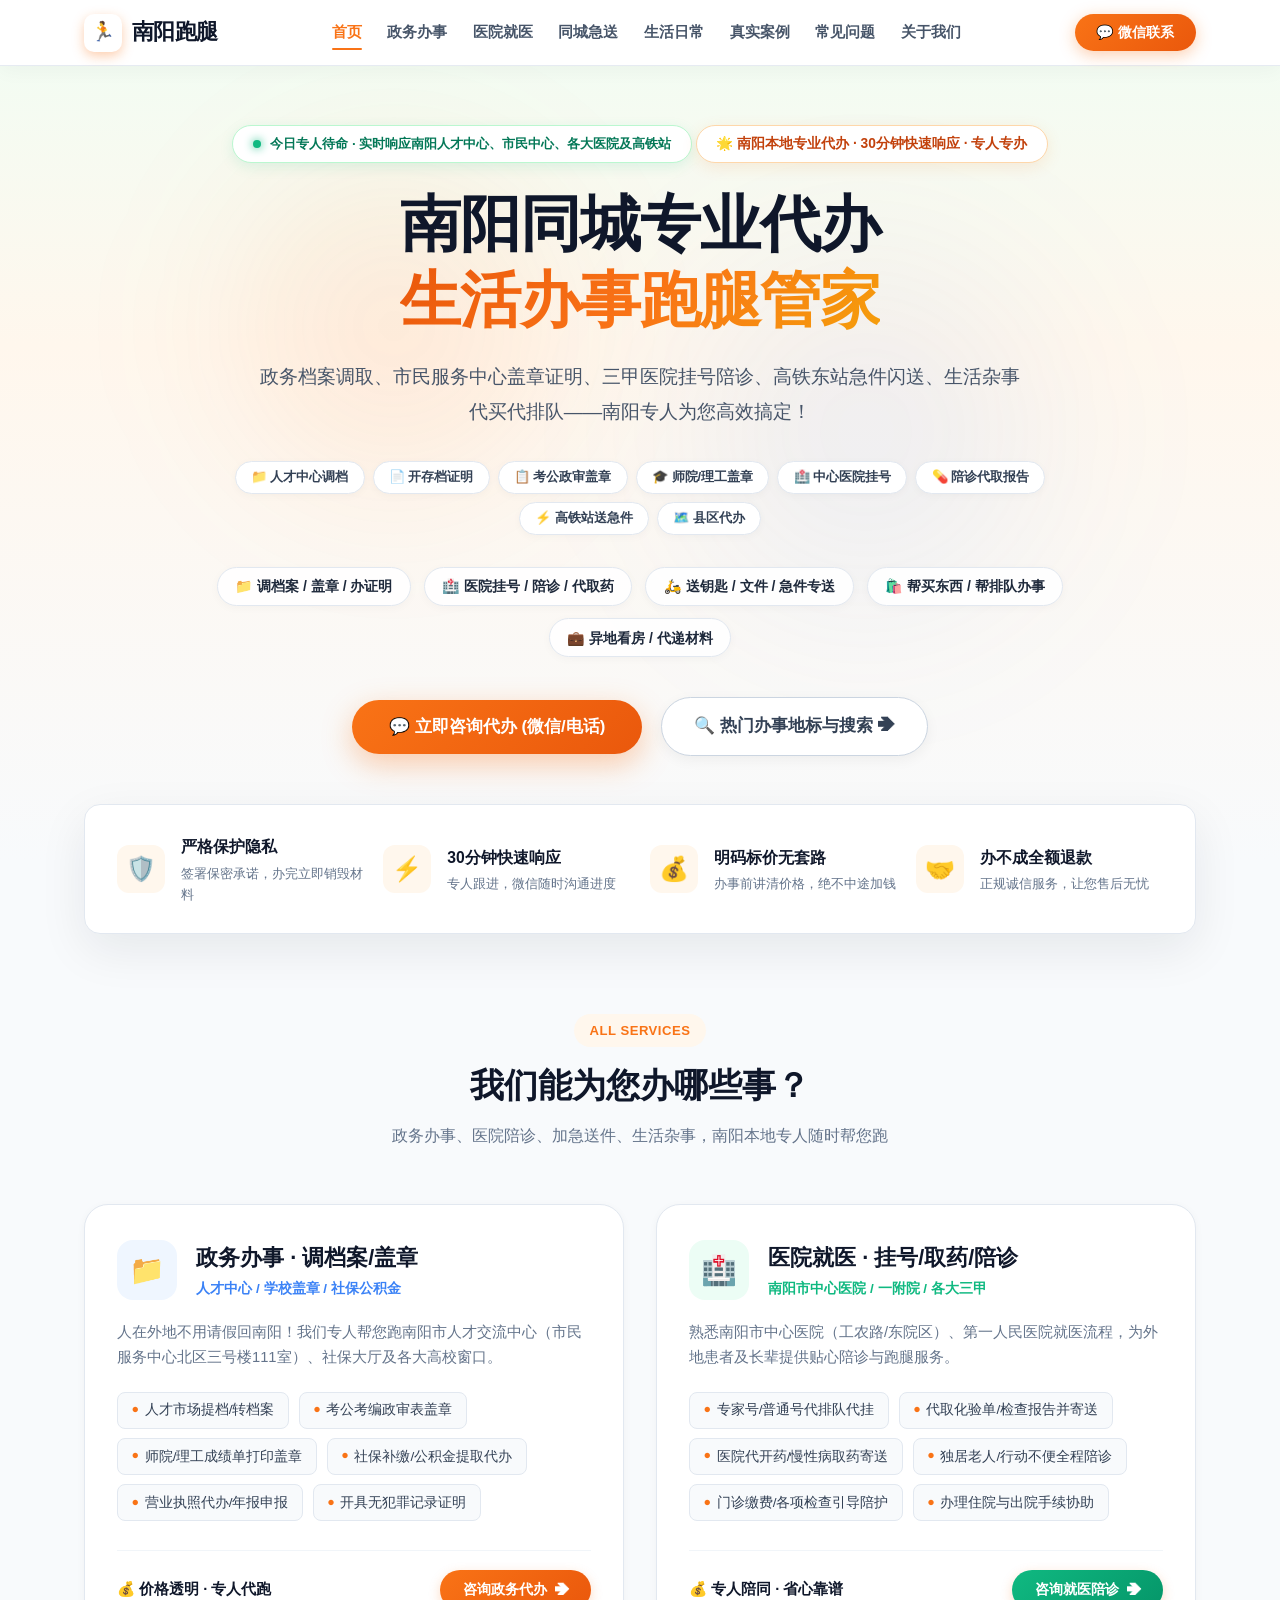
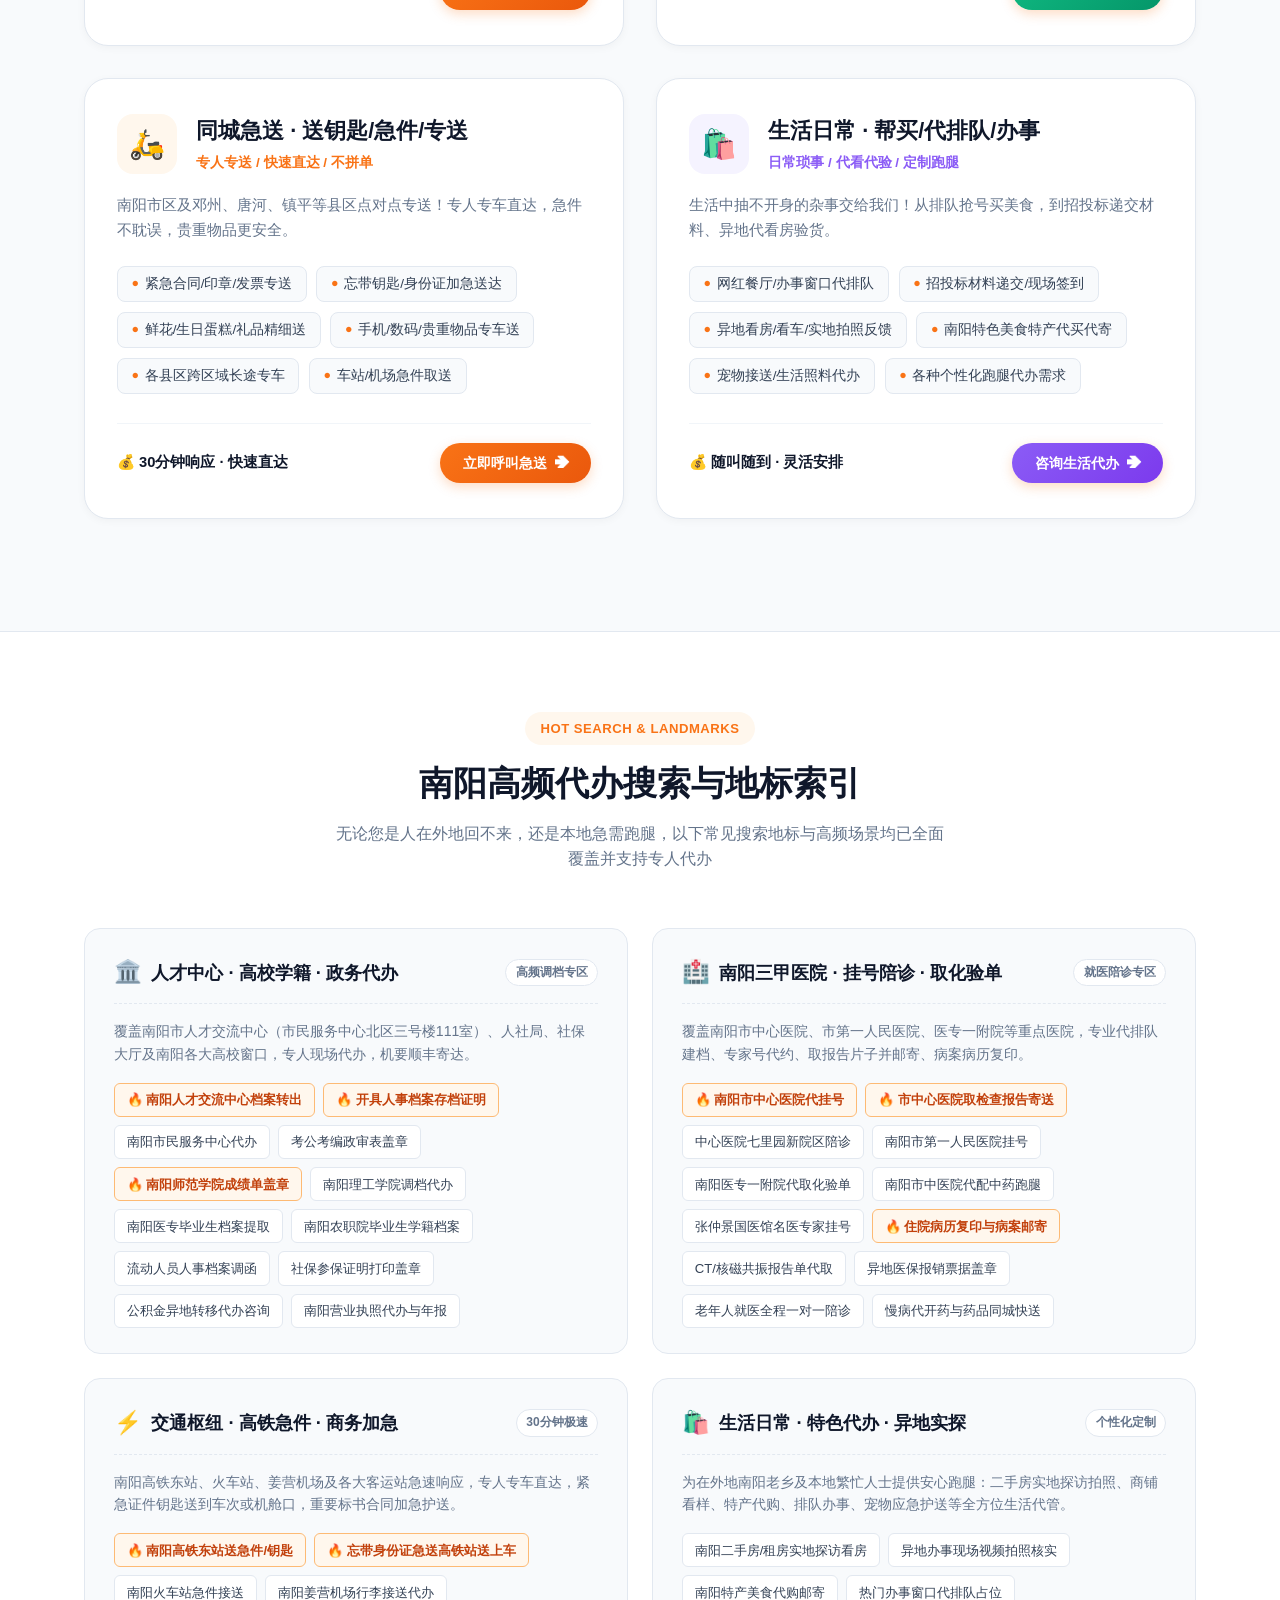
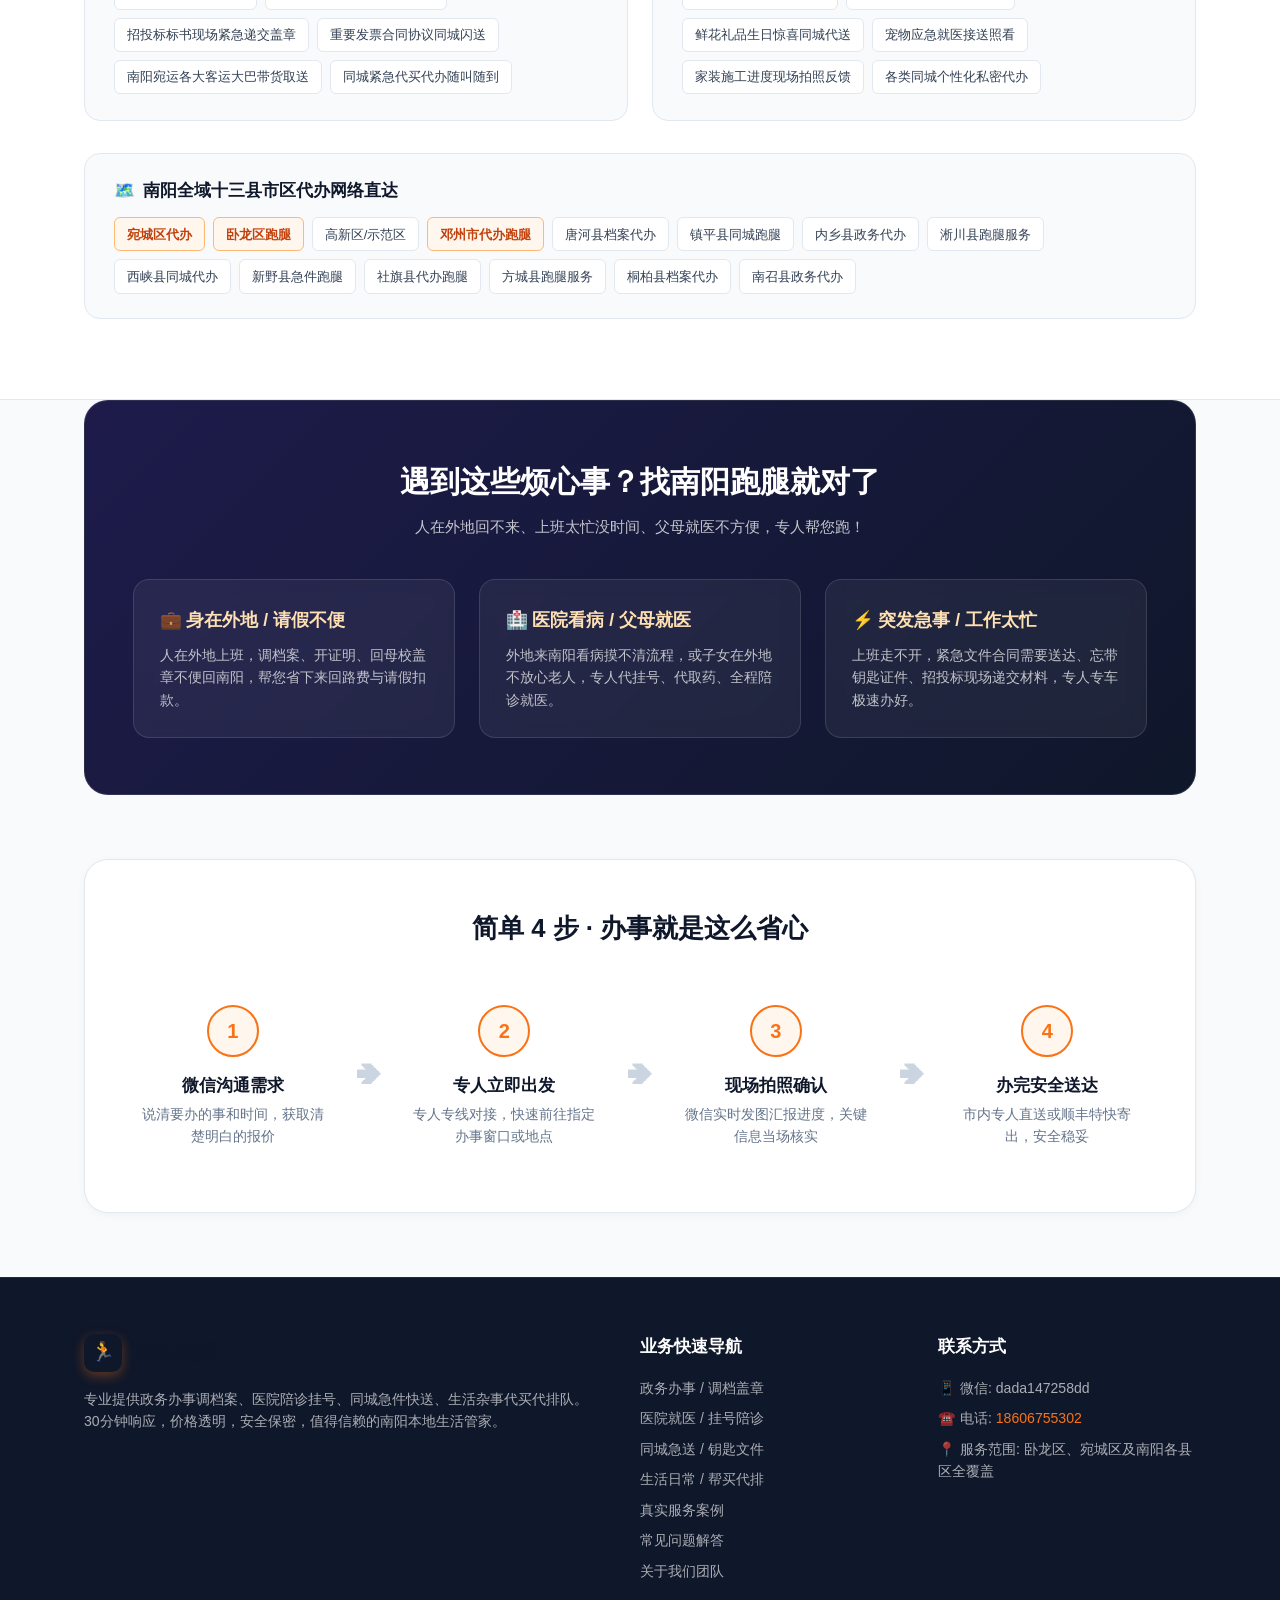
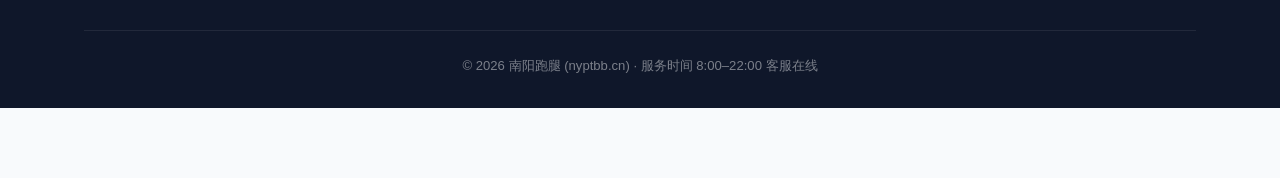
<file: index.html>
<!DOCTYPE html>
<html lang="zh-CN">
<head>
    <meta charset="UTF-8">
    <meta name="viewport" content="width=device-width, initial-scale=1.0">
    <meta name="applicable-device" content="pc,mobile">
    <meta http-equiv="Cache-Control" content="no-transform">

    <!-- ===== Primary Meta ===== -->
    <title>南阳跑腿 - 专业同城代办·政务调档·医院陪诊·加急快送 | 南阳本地生活管家</title>
    <meta name="description" content="南阳跑腿提供南阳本地专业同城代办跑腿服务：南阳市人才交流中心调档案、开具存档证明、公务员事业编政审表盖章、南阳高校（师院/理工/医专）成绩单打印盖章代办、南阳市中心医院与第一人民医院挂号陪诊代取报告药、高铁东站送急件、同城专送。30分钟响应，明码标价，专人代跑，安全靠谱。电话/微信：18606755302">
    <meta name="keywords" content="南阳跑腿,南阳代办,南阳人才交流中心代办,南阳人才市场调档案,南阳市民服务中心代办,南阳开存档证明,南阳政审表盖章代办,南阳师范学院成绩单盖章,南阳理工学院调档,南阳市中心医院代挂号,南阳市中心医院陪诊,南阳第一人民医院陪诊代取药,南阳医专一附院代取化验单,南阳高铁东站送急件,南阳同城急送,南阳同城代办,邓州跑腿,唐河代办,镇平跑腿,内乡代办,淅川跑腿,新野跑腿,社旗代办,方城跑腿,桐柏代办,西峡跑腿,南召跑腿">
    <meta name="robots" content="index, follow">
    <link rel="canonical" href="https://nyptbb.cn/">

    <!-- ===== Open Graph ===== -->
    <meta property="og:type" content="website">
    <meta property="og:title" content="南阳跑腿 - 专业同城代办·政务调档·医院陪诊·加急快送">
    <meta property="og:description" content="南阳人才中心调档案、医院挂号陪诊、高校成绩单盖章、同城加急快送。30分钟快速响应，安全靠谱。">
    <meta property="og:url" content="https://nyptbb.cn/">
    <meta property="og:image" content="https://nyptbb.cn/share.jpg">
    <meta property="og:locale" content="zh_CN">
    <meta property="og:site_name" content="南阳跑腿">

    <!-- ===== Twitter Card ===== -->
    <meta name="twitter:card" content="summary">
    <meta name="twitter:title" content="南阳跑腿 - 专业同城代办·跑腿服务">
    <meta name="twitter:description" content="档案调取、医疗挂号、生活代办、同城配送。专业、快速、诚信的一站式跑腿服务。">

    <!-- ===== Baidu (百度站长 & 百度统计) ===== -->
    <meta name="baidu-site-verification" content="codeva-Njb9T4paHS">
    <meta name="baidu-site-verification" content="code-dM54Fl8tbn">
    <script>
    var _hmt = _hmt || [];
    (function() {
      var hm = document.createElement("script");
      hm.src = "https://hm.baidu.com/hm.js?52db730f9e5dfe05d2a1e4ff3575753a";
      var s = document.getElementsByTagName("script")[0]; 
      s.parentNode.insertBefore(hm, s);
    })();
    </script>

    <!-- ===== Preconnect for Speed ===== -->
    <link rel="dns-prefetch" href="https://nyptbb.cn">
    <!-- ===== Favicon & App Icons ===== -->
    <link rel="icon" href="/favicon.ico" sizes="48x48">
    <link rel="icon" href="/favicon.svg" type="image/svg+xml">
    <link rel="icon" type="image/png" sizes="32x32" href="/favicon-32x32.png">
    <link rel="icon" type="image/png" sizes="16x16" href="/favicon-16x16.png">
    <link rel="apple-touch-icon" sizes="180x180" href="/apple-touch-icon.png">

    <!-- ===== Structured Data: LocalBusiness ===== -->
    <script type="application/ld+json">
    {
        "@context": "https://schema.org",
        "@type": "LocalBusiness",
        "name": "南阳跑腿",
        "alternateName": ["南阳同城代办", "南阳跑腿帮", "南阳生活管家"],
        "description": "南阳本地专业同城代办与跑腿生活服务，提供南阳人才交流中心调档案、市民服务中心政务代跑、各大医院陪诊代挂号、生活代办、同城急送等一站式服务。",
        "url": "https://nyptbb.cn/",
        "telephone": "18606755302",
        "priceRange": "¥20-¥200",
        "areaServed": [
            {"@type": "City", "name": "南阳市"},
            {"@type": "AdministrativeArea", "name": "宛城区"},
            {"@type": "AdministrativeArea", "name": "卧龙区"},
            {"@type": "AdministrativeArea", "name": "邓州市"},
            {"@type": "AdministrativeArea", "name": "唐河县"},
            {"@type": "AdministrativeArea", "name": "镇平县"},
            {"@type": "AdministrativeArea", "name": "内乡县"},
            {"@type": "AdministrativeArea", "name": "淅川县"},
            {"@type": "AdministrativeArea", "name": "西峡县"},
            {"@type": "AdministrativeArea", "name": "新野县"},
            {"@type": "AdministrativeArea", "name": "社旗县"},
            {"@type": "AdministrativeArea", "name": "方城县"},
            {"@type": "AdministrativeArea", "name": "桐柏县"},
            {"@type": "AdministrativeArea", "name": "南召县"}
        ],
        "address": {
            "@type": "PostalAddress",
            "addressLocality": "南阳市",
            "addressRegion": "河南省",
            "addressCountry": "中国"
        },
        "openingHoursSpecification": [
            {
                "@type": "OpeningHoursSpecification",
                "dayOfWeek": ["Monday","Tuesday","Wednesday","Thursday","Friday","Saturday","Sunday"],
                "opens": "08:00",
                "closes": "22:00"
            }
        ],
        "contactPoint": {
            "@type": "ContactPoint",
            "telephone": "18606755302",
            "contactType": "customer service",
            "availableLanguage": ["Chinese"]
        },
        "hasOfferCatalog": {
            "@type": "OfferCatalog",
            "name": "南阳跑腿同城代办服务目录",
            "itemListElement": [
                {
                    "@type": "Offer",
                    "itemOffered": {
                        "@type": "Service",
                        "name": "政务办事与人才中心调档案代办",
                        "description": "南阳市人才交流中心调档、存档证明、政审表盖章、南阳师院/理工高校成绩单盖章"
                    }
                },
                {
                    "@type": "Offer",
                    "itemOffered": {
                        "@type": "Service",
                        "name": "医院就医陪诊与挂号代取药",
                        "description": "南阳市中心医院、第一人民医院陪诊代挂号、代取化验报告、病案病历复印邮寄"
                    }
                },
                {
                    "@type": "Offer",
                    "itemOffered": {
                        "@type": "Service",
                        "name": "同城加急快送与交通枢纽急送",
                        "description": "南阳高铁东站、火车站送钥匙、紧急身份证、招投标文件标书同城急送"
                    }
                },
                {
                    "@type": "Offer",
                    "itemOffered": {
                        "@type": "Service",
                        "name": "特色生活日常代办与排队代买",
                        "description": "南阳本地生活跑腿、代排队办事、大巴客运带货代取、房产实地探访拍照"
                    }
                }
            ]
        }
    }
    </script>

    <style>
        /* ================= 全局基础变量与样式 ================= */
        :root {
            --primary: #f97316;
            --primary-hover: #ea580c;
            --primary-light: #fff7ed;
            --accent: #f59e0b;
            --dark: #0f172a;
            --dark-surface: #1e1b4b;
            --gray-text: #64748b;
            --light-bg: #f8fafc;
            --card-bg: #ffffff;
            --border: #e2e8f0;
            --border-light: #f1f5f9;
            --radius-sm: 8px;
            --radius-md: 16px;
            --radius-lg: 24px;
            --shadow-sm: 0 2px 8px rgba(0,0,0,0.04);
            --shadow-md: 0 10px 30px rgba(0,0,0,0.06);
            --shadow-hover: 0 20px 40px rgba(249,115,22,0.14);
            --transition: all 0.3s cubic-bezier(0.16, 1, 0.3, 1);
        }

        * { margin: 0; padding: 0; box-sizing: border-box; -webkit-tap-highlight-color: transparent; }
        html { scroll-behavior: smooth; font-size: 16px; }
        body {
            font-family: -apple-system, BlinkMacSystemFont, 'Segoe UI', 'PingFang SC', 'Hiragino Sans GB', 'Microsoft YaHei', sans-serif;
            background-color: var(--light-bg);
            color: var(--dark);
            line-height: 1.6;
            overflow-x: hidden;
            padding-bottom: 70px;
        }

        a { text-decoration: none; color: inherit; }
        button { font-family: inherit; }
        .container { max-width: 1160px; margin: 0 auto; padding: 0 1.5rem; }

        /* ================= 顶部导航栏 (清爽明亮风) ================= */
        header {
            position: fixed;
            top: 0; left: 0; right: 0;
            z-index: 1000;
            background: rgba(255, 255, 255, 0.94);
            backdrop-filter: blur(20px);
            -webkit-backdrop-filter: blur(20px);
            border-bottom: 1px solid rgba(226, 232, 240, 0.85);
            box-shadow: 0 4px 20px rgba(15, 23, 42, 0.04);
            transition: var(--transition);
        }

        .header-inner {
            max-width: 1160px;
            margin: 0 auto;
            padding: 0.85rem 1.5rem;
            display: flex;
            align-items: center;
            justify-content: space-between;
        }

        .logo {
            display: flex;
            align-items: center;
            gap: 0.6rem;
            font-size: 1.35rem;
            font-weight: 800;
            color: var(--dark);
            letter-spacing: -0.5px;
        }

        .logo-icon {
            display: inline-flex;
            align-items: center;
            justify-content: center;
            width: 38px;
            height: 38px;
            background: linear-gradient(135deg, var(--primary), var(--accent));
            border-radius: 10px;
            font-size: 1.2rem;
            box-shadow: 0 4px 12px rgba(249, 115, 22, 0.35);
        }

        .logo span {
            color: #0f172a;
            background: none;
            -webkit-text-fill-color: initial;
        }

        .nav-links {
            display: flex;
            align-items: center;
            gap: 1.6rem;
        }

        .nav-links a {
            color: #475569;
            font-size: 0.92rem;
            font-weight: 600;
            transition: var(--transition);
            position: relative;
        }

        .nav-links a:hover, .nav-links a.active {
            color: var(--primary);
        }

        .nav-links a.active::after {
            content: '';
            position: absolute;
            bottom: -6px;
            left: 0;
            width: 100%;
            height: 2.5px;
            background: var(--primary);
            border-radius: 2px;
        }

        .btn-nav-contact {
            background: linear-gradient(135deg, var(--primary), var(--primary-hover));
            color: #fff;
            border: none;
            padding: 0.55rem 1.35rem;
            border-radius: 2rem;
            font-weight: 700;
            font-size: 0.88rem;
            cursor: pointer;
            box-shadow: 0 4px 16px rgba(249, 115, 22, 0.35);
            transition: var(--transition);
        }

        .btn-nav-contact:hover {
            transform: translateY(-2px);
            box-shadow: 0 6px 20px rgba(249, 115, 22, 0.45);
        }

        /* ================= HERO 首屏视觉 (清爽明亮阳光风) ================= */
        .hero {
            position: relative;
            min-height: 85vh;
            display: flex;
            align-items: center;
            justify-content: center;
            padding: 7.8rem 1.5rem 6.5rem;
            background: linear-gradient(180deg, #f0fdf4 0%, #fff7ed 40%, #f8fafc 100%);
            color: var(--dark);
            overflow: hidden;
            text-align: center;
        }

        .hero-glow-1 {
            position: absolute;
            top: 10%;
            left: 12%;
            width: 480px;
            height: 480px;
            background: radial-gradient(circle, rgba(249,115,22,0.12) 0%, transparent 70%);
            border-radius: 50%;
            filter: blur(60px);
            pointer-events: none;
            animation: pulseGlow 8s ease-in-out infinite alternate;
        }

        .hero-glow-2 {
            position: absolute;
            top: 20%;
            right: 12%;
            width: 520px;
            height: 520px;
            background: radial-gradient(circle, rgba(59,130,246,0.1) 0%, transparent 70%);
            border-radius: 50%;
            filter: blur(70px);
            pointer-events: none;
            animation: pulseGlow 10s ease-in-out infinite alternate-reverse;
        }

        @keyframes pulseGlow {
            0% { transform: scale(0.9) translate(0, 0); opacity: 0.6; }
            100% { transform: scale(1.15) translate(20px, -20px); opacity: 1; }
        }

        .hero-content {
            position: relative;
            z-index: 2;
            max-width: 920px;
            margin: 0 auto;
        }

        .hero-badge {
            display: inline-flex;
            align-items: center;
            gap: 0.5rem;
            padding: 0.45rem 1.2rem;
            background: #ffffff;
            border: 1px solid #fed7aa;
            border-radius: 2rem;
            font-size: 0.86rem;
            font-weight: 700;
            color: #c2410c;
            box-shadow: 0 4px 16px rgba(249, 115, 22, 0.12);
            margin-bottom: 1.5rem;
        }

        .hero h1 {
            font-size: clamp(2.3rem, 5.5vw, 3.8rem);
            font-weight: 900;
            line-height: 1.25;
            margin-bottom: 1.3rem;
            letter-spacing: -1px;
            color: #0f172a;
        }

        .highlight-text {
            background: linear-gradient(135deg, #ea580c 0%, #f97316 50%, #f59e0b 100%);
            -webkit-background-clip: text;
            -webkit-text-fill-color: transparent;
        }

        .hero p {
            font-size: clamp(1rem, 2vw, 1.2rem);
            color: #475569;
            max-width: 760px;
            margin: 0 auto 2rem;
            line-height: 1.8;
            font-weight: 500;
        }

        .hero-pillars {
            display: flex;
            align-items: center;
            justify-content: center;
            gap: 0.8rem;
            flex-wrap: wrap;
            margin-bottom: 2.5rem;
        }

        .pillar-tag {
            background: rgba(255, 255, 255, 0.9);
            border: 1px solid #e2e8f0;
            padding: 0.45rem 1.1rem;
            border-radius: 2rem;
            font-size: 0.88rem;
            color: #1e293b;
            font-weight: 600;
            box-shadow: 0 2px 10px rgba(0, 0, 0, 0.03);
            display: flex;
            align-items: center;
            gap: 0.4rem;
            transition: var(--transition);
        }

        .pillar-tag:hover {
            background: #fff7ed;
            border-color: var(--primary);
            color: var(--primary-hover);
            transform: translateY(-2px);
            box-shadow: 0 6px 18px rgba(249, 115, 22, 0.12);
        }

        .hero-actions {
            display: flex;
            align-items: center;
            justify-content: center;
            gap: 1.2rem;
            flex-wrap: wrap;
        }

        .btn-hero-primary {
            display: inline-flex;
            align-items: center;
            gap: 0.6rem;
            background: linear-gradient(135deg, var(--primary), var(--primary-hover));
            color: #fff;
            padding: 0.95rem 2.3rem;
            border-radius: 2rem;
            font-size: 1.05rem;
            font-weight: 700;
            box-shadow: 0 10px 30px rgba(249, 115, 22, 0.35);
            transition: var(--transition);
            border: none;
            cursor: pointer;
        }

        .btn-hero-primary:hover {
            transform: translateY(-3px) scale(1.02);
            box-shadow: 0 14px 40px rgba(249, 115, 22, 0.5);
        }

        .btn-hero-secondary {
            display: inline-flex;
            align-items: center;
            gap: 0.6rem;
            background: #ffffff;
            color: #334155;
            border: 1.5px solid #cbd5e1;
            padding: 0.95rem 2rem;
            border-radius: 2rem;
            font-size: 1.05rem;
            font-weight: 700;
            box-shadow: 0 4px 14px rgba(0, 0, 0, 0.05);
            transition: var(--transition);
            cursor: pointer;
            text-decoration: none;
        }

        .btn-hero-secondary:hover {
            background: #fff7ed;
            border-color: var(--primary);
            color: var(--primary-hover);
            transform: translateY(-3px);
            box-shadow: 0 8px 22px rgba(249, 115, 22, 0.15);
        }

        /* ================= 信任背书栏 (Trust Bar) ================= */
        .trust-section {
            margin-top: -3.5rem;
            position: relative;
            z-index: 10;
        }

        .trust-grid {
            display: grid;
            grid-template-columns: repeat(4, 1fr);
            gap: 1.2rem;
            background: #fff;
            padding: 1.8rem 2rem;
            border-radius: var(--radius-md);
            box-shadow: 0 16px 48px rgba(15, 23, 42, 0.08);
            border: 1px solid var(--border);
        }

        .trust-item {
            display: flex;
            align-items: center;
            gap: 1rem;
        }

        .trust-icon {
            width: 48px;
            height: 48px;
            border-radius: 12px;
            background: var(--primary-light);
            display: flex;
            align-items: center;
            justify-content: center;
            font-size: 1.5rem;
            flex-shrink: 0;
        }

        .trust-info h4 {
            font-size: 0.98rem;
            font-weight: 700;
            color: var(--dark);
            margin-bottom: 0.2rem;
        }

        .trust-info p {
            font-size: 0.82rem;
            color: var(--gray-text);
        }

        /* ================= 我们能为您办哪些事 (通俗接地气) ================= */
        .section-heading {
            text-align: center;
            margin-bottom: 3.5rem;
        }

        .section-badge {
            display: inline-block;
            font-size: 0.82rem;
            font-weight: 700;
            color: var(--primary);
            background: var(--primary-light);
            padding: 0.35rem 1rem;
            border-radius: 2rem;
            margin-bottom: 0.8rem;
            text-transform: uppercase;
            letter-spacing: 0.5px;
        }

        .section-heading h2 {
            font-size: 2.1rem;
            font-weight: 800;
            color: var(--dark);
            margin-bottom: 0.6rem;
        }

        .section-heading p {
            color: var(--gray-text);
            font-size: 1rem;
            max-width: 620px;
            margin: 0 auto;
        }

        .services-grid {
            display: grid;
            grid-template-columns: repeat(2, 1fr);
            gap: 2rem;
            margin-bottom: 4rem;
        }

        .service-box {
            background: #fff;
            border-radius: var(--radius-lg);
            padding: 2.2rem 2rem;
            border: 1px solid var(--border);
            box-shadow: var(--shadow-sm);
            transition: var(--transition);
            display: flex;
            flex-direction: column;
            justify-content: space-between;
            position: relative;
            overflow: hidden;
        }

        .service-box::before {
            content: '';
            position: absolute;
            top: 0; left: 0; right: 0;
            height: 4px;
            background: var(--card-accent, var(--primary));
            opacity: 0;
            transition: var(--transition);
        }

        .service-box:hover {
            transform: translateY(-6px);
            box-shadow: var(--shadow-hover);
            border-color: rgba(249, 115, 22, 0.3);
        }

        .service-box:hover::before {
            opacity: 1;
        }

        .service-box-header {
            display: flex;
            align-items: center;
            gap: 1.2rem;
            margin-bottom: 1.2rem;
        }

        .service-icon-box {
            width: 60px;
            height: 60px;
            border-radius: 16px;
            background: var(--icon-bg, var(--primary-light));
            display: flex;
            align-items: center;
            justify-content: center;
            font-size: 1.8rem;
            flex-shrink: 0;
        }

        .service-title-group h3 {
            font-size: 1.35rem;
            font-weight: 800;
            color: var(--dark);
            margin-bottom: 0.2rem;
        }

        .service-title-group .service-subtext {
            font-size: 0.85rem;
            color: var(--primary);
            font-weight: 600;
        }

        .service-box-desc {
            font-size: 0.92rem;
            color: var(--gray-text);
            line-height: 1.7;
            margin-bottom: 1.4rem;
        }

        .subservice-chips {
            display: flex;
            flex-wrap: wrap;
            gap: 0.6rem;
            margin-bottom: 1.8rem;
        }

        .chip {
            background: var(--light-bg);
            border: 1px solid var(--border);
            padding: 0.4rem 0.85rem;
            border-radius: 8px;
            font-size: 0.85rem;
            color: #334155;
            font-weight: 500;
            display: flex;
            align-items: center;
            gap: 0.35rem;
        }

        .chip-dot {
            color: var(--primary);
            font-size: 0.78rem;
        }

        .service-box-footer {
            border-top: 1px solid var(--border-light);
            padding-top: 1.2rem;
            display: flex;
            align-items: center;
            justify-content: space-between;
        }

        .price-badge {
            font-size: 0.92rem;
            font-weight: 700;
            color: #0f172a;
        }

        .btn-box-action {
            display: inline-flex;
            align-items: center;
            gap: 0.5rem;
            background: linear-gradient(135deg, var(--primary), var(--primary-hover));
            color: #fff;
            border: none;
            padding: 0.65rem 1.4rem;
            border-radius: 2rem;
            font-size: 0.9rem;
            font-weight: 600;
            cursor: pointer;
            box-shadow: 0 4px 12px rgba(249, 115, 22, 0.25);
            transition: var(--transition);
        }

        .btn-box-action:hover {
            transform: translateY(-2px);
            box-shadow: 0 6px 18px rgba(249, 115, 22, 0.4);
        }

        /* ================= 常见办事场景 ================= */
        .scenarios-banner {
            background: linear-gradient(135deg, #1e1b4b 0%, #0f172a 100%);
            border-radius: var(--radius-lg);
            padding: 3.5rem 3rem;
            color: #fff;
            margin-bottom: 4rem;
            position: relative;
            overflow: hidden;
            border: 1px solid rgba(255, 255, 255, 0.1);
        }

        .scenarios-header {
            text-align: center;
            max-width: 700px;
            margin: 0 auto 2.5rem;
        }

        .scenarios-header h2 {
            font-size: 1.9rem;
            font-weight: 800;
            margin-bottom: 0.6rem;
        }

        .scenarios-header p {
            color: rgba(255, 255, 255, 0.75);
            font-size: 0.95rem;
        }

        .scenarios-grid {
            display: grid;
            grid-template-columns: repeat(3, 1fr);
            gap: 1.5rem;
        }

        .scenario-item {
            background: rgba(255, 255, 255, 0.06);
            border: 1px solid rgba(255, 255, 255, 0.12);
            border-radius: var(--radius-md);
            padding: 1.6rem;
            backdrop-filter: blur(8px);
            transition: var(--transition);
        }

        .scenario-item:hover {
            background: rgba(255, 255, 255, 0.1);
            border-color: rgba(249, 115, 22, 0.4);
            transform: translateY(-4px);
        }

        .scenario-item h4 {
            font-size: 1.1rem;
            color: #ffe0b2;
            margin-bottom: 0.6rem;
            display: flex;
            align-items: center;
            gap: 0.5rem;
        }

        .scenario-item p {
            font-size: 0.88rem;
            color: rgba(255, 255, 255, 0.72);
            line-height: 1.6;
        }

        /* ================= 4步办事流程 ================= */
        .process-section {
            background: #fff;
            border-radius: var(--radius-lg);
            padding: 3rem 2.5rem;
            border: 1px solid var(--border);
            margin-bottom: 4rem;
            box-shadow: var(--shadow-sm);
        }

        .process-title {
            text-align: center;
            font-size: 1.6rem;
            font-weight: 800;
            margin-bottom: 2.5rem;
            color: var(--dark);
        }

        .process-steps {
            display: flex;
            align-items: center;
            justify-content: space-between;
            flex-wrap: wrap;
            gap: 1rem;
        }

        .p-step {
            flex: 1;
            min-width: 200px;
            text-align: center;
            padding: 1rem;
        }

        .p-step-circle {
            width: 52px;
            height: 52px;
            border-radius: 50%;
            background: var(--primary-light);
            color: var(--primary);
            border: 2px solid var(--primary);
            display: flex;
            align-items: center;
            justify-content: center;
            font-size: 1.25rem;
            font-weight: 800;
            margin: 0 auto 1rem;
        }

        .p-step h5 {
            font-size: 1.05rem;
            font-weight: 700;
            color: var(--dark);
            margin-bottom: 0.3rem;
        }

        .p-step p {
            font-size: 0.85rem;
            color: var(--gray-text);
        }

        .p-arrow {
            color: #cbd5e1;
            font-size: 1.5rem;
            font-weight: 800;
        }

        /* ================= 页脚与弹窗 ================= */
        footer {
            background: var(--dark);
            color: #fff;
            padding: 3.5rem 0 2rem;
            border-top: 1px solid rgba(255, 255, 255, 0.08);
        }

        .footer-grid {
            display: grid;
            grid-template-columns: 2fr 1fr 1fr;
            gap: 2.5rem;
            margin-bottom: 2.5rem;
        }

        .footer-col h5 {
            font-size: 1.05rem;
            font-weight: 700;
            margin-bottom: 1rem;
            color: #fff;
        }

        .footer-col p {
            font-size: 0.88rem;
            color: rgba(255, 255, 255, 0.65);
            margin-bottom: 0.5rem;
        }

        .footer-bottom {
            border-top: 1px solid rgba(255, 255, 255, 0.08);
            padding-top: 1.5rem;
            text-align: center;
            font-size: 0.82rem;
            color: rgba(255, 255, 255, 0.45);
        }

        /* 模态框 */
        .modal {
            position: fixed;
            inset: 0;
            background: rgba(0, 0, 0, 0.6);
            backdrop-filter: blur(6px);
            display: flex;
            align-items: center;
            justify-content: center;
            z-index: 9999;
            opacity: 0;
            pointer-events: none;
            transition: var(--transition);
            padding: 1.5rem;
        }

        .modal.show {
            opacity: 1;
            pointer-events: auto;
        }

        .modal-panel {
            background: #fff;
            border-radius: var(--radius-lg);
            width: 100%;
            max-width: 420px;
            padding: 2.2rem 2rem;
            text-align: center;
            position: relative;
            transform: translateY(20px) scale(0.95);
            transition: var(--transition);
            box-shadow: 0 25px 60px rgba(0, 0, 0, 0.25);
        }

        .modal.show .modal-panel {
            transform: translateY(0) scale(1);
        }

        .modal-close {
            position: absolute;
            top: 1.2rem;
            right: 1.2rem;
            background: var(--light-bg);
            border: none;
            width: 32px;
            height: 32px;
            border-radius: 50%;
            font-size: 1rem;
            cursor: pointer;
            color: var(--gray-text);
        }

        .qr-card {
            background: var(--light-bg);
            padding: 1.2rem;
            border-radius: var(--radius-md);
            margin: 1.2rem 0;
            border: 1px solid var(--border);
        }

        .qr-img {
            width: 160px;
            height: 160px;
            display: block;
            margin: 0 auto 0.6rem;
            border-radius: 8px;
        }

        .qr-tip {
            font-size: 0.78rem;
            color: var(--gray-text);
        }

        .modal-contact-row {
            display: flex;
            align-items: center;
            justify-content: space-between;
            background: var(--light-bg);
            padding: 0.75rem 1rem;
            border-radius: var(--radius-sm);
            margin-bottom: 0.6rem;
            font-size: 0.9rem;
        }

        .btn-copy {
            background: var(--primary);
            color: #fff;
            border: none;
            padding: 0.3rem 0.8rem;
            border-radius: 4px;
            font-size: 0.78rem;
            font-weight: 600;
            cursor: pointer;
        }

        /* 移动端吸底操作栏 */
        .mobile-action-bar {
            display: none;
            position: fixed;
            bottom: 0;
            left: 0;
            right: 0;
            z-index: 999;
            background: rgba(255, 255, 255, 0.96);
            backdrop-filter: blur(12px);
            border-top: 1px solid var(--border);
            padding: 0.6rem 1rem calc(0.6rem + env(safe-area-inset-bottom, 0px));
            box-shadow: 0 -4px 20px rgba(0, 0, 0, 0.08);
        }

        .action-bar-inner {
            display: flex;
            gap: 0.8rem;
        }

        .action-call-btn, .action-wx-btn {
            flex: 1;
            padding: 0.75rem 0;
            border-radius: 2rem;
            font-size: 0.95rem;
            font-weight: 700;
            display: flex;
            align-items: center;
            justify-content: center;
            gap: 0.4rem;
            border: none;
            cursor: pointer;
        }

        .action-call-btn {
            background: #f1f5f9;
            color: var(--dark);
        }

        .action-wx-btn {
            background: linear-gradient(135deg, var(--primary), var(--primary-hover));
            color: #fff;
            box-shadow: 0 4px 12px rgba(249, 115, 22, 0.35);
        }

        .toast {
            position: fixed;
            bottom: 6rem;
            left: 50%;
            transform: translateX(-50%) translateY(20px);
            background: rgba(15, 23, 42, 0.92);
            backdrop-filter: blur(8px);
            color: #fff;
            padding: 0.65rem 1.4rem;
            border-radius: 2rem;
            font-size: 0.85rem;
            font-weight: 600;
            opacity: 0;
            transition: var(--transition);
            z-index: 10000;
            pointer-events: none;
            box-shadow: 0 10px 30px rgba(0,0,0,0.3);
        }

        .toast.show {
            opacity: 1;
            transform: translateX(-50%) translateY(0);
        }

        /* 导航开关按钮与移动端抽屉 (清爽明亮) */
        .nav-toggle {
            display: none;
            background: #f8fafc;
            border: 1px solid var(--border);
            color: #0f172a;
            font-size: 1.3rem;
            width: 40px;
            height: 40px;
            border-radius: 8px;
            cursor: pointer;
            align-items: center;
            justify-content: center;
            transition: var(--transition);
        }
        .nav-toggle:hover {
            background: #fff7ed;
            border-color: var(--primary);
            color: var(--primary);
        }

        /* 首屏即时状态微播报 (清爽活力绿) */
        .hero-live-ticker {
            display: inline-flex;
            align-items: center;
            gap: 0.6rem;
            background: #ffffff;
            border: 1px solid #bbf7d0;
            padding: 0.45rem 1.2rem;
            border-radius: 2rem;
            font-size: 0.84rem;
            font-weight: 600;
            color: #047857;
            margin-bottom: 1.2rem;
            box-shadow: 0 4px 14px rgba(16, 185, 129, 0.12);
        }
        .ticker-dot {
            width: 8px;
            height: 8px;
            background: #10b981;
            border-radius: 50%;
            display: inline-block;
            box-shadow: 0 0 10px #10b981;
            animation: pulseDot 2s infinite;
        }
        @keyframes pulseDot {
            0%, 100% { transform: scale(1); opacity: 1; }
            50% { transform: scale(1.4); opacity: 0.6; }
        }
        .hero-search-pills {
            display: flex;
            flex-wrap: wrap;
            gap: 0.5rem;
            justify-content: center;
            margin: 1.2rem auto 2rem;
            max-width: 850px;
        }
        .search-pill-btn {
            background: #ffffff;
            border: 1px solid #e2e8f0;
            color: #334155;
            font-size: 0.82rem;
            font-weight: 600;
            padding: 0.4rem 0.95rem;
            border-radius: 1.5rem;
            cursor: pointer;
            transition: var(--transition);
            display: inline-flex;
            align-items: center;
            gap: 0.35rem;
            box-shadow: 0 2px 8px rgba(0, 0, 0, 0.03);
        }
        .search-pill-btn:hover {
            background: #fff7ed;
            border-color: var(--primary);
            color: var(--primary-hover);
            transform: translateY(-2px);
            box-shadow: 0 4px 14px rgba(249, 115, 22, 0.15);
        }

        /* ================= 业务关联词与办事地标导航专区 ================= */
        .seo-keywords-section {
            padding: 5rem 0;
            background: #ffffff;
            border-top: 1px solid var(--border);
            border-bottom: 1px solid var(--border);
        }
        .seo-kw-grid {
            display: grid;
            grid-template-columns: repeat(2, 1fr);
            gap: 1.5rem;
            margin-top: 2.5rem;
        }
        .seo-kw-card {
            background: var(--light-bg);
            border: 1px solid var(--border);
            border-radius: var(--radius-md);
            padding: 1.6rem 1.8rem;
            transition: var(--transition);
            position: relative;
            overflow: hidden;
        }
        .seo-kw-card:hover {
            border-color: var(--primary);
            box-shadow: 0 12px 30px rgba(249, 115, 22, 0.08);
            transform: translateY(-3px);
        }
        .seo-kw-card-header {
            display: flex;
            align-items: center;
            justify-content: space-between;
            margin-bottom: 1rem;
            padding-bottom: 0.8rem;
            border-bottom: 1px dashed var(--border);
        }
        .seo-kw-title {
            display: flex;
            align-items: center;
            gap: 0.6rem;
            font-size: 1.15rem;
            font-weight: 700;
            color: var(--dark);
        }
        .seo-kw-icon {
            font-size: 1.4rem;
        }
        .seo-kw-badge {
            font-size: 0.75rem;
            padding: 0.2rem 0.6rem;
            border-radius: 1rem;
            font-weight: 600;
            background: #fff;
            color: var(--gray-text);
            border: 1px solid var(--border);
        }
        .seo-kw-desc {
            font-size: 0.88rem;
            color: var(--gray-text);
            line-height: 1.6;
            margin-bottom: 1.1rem;
        }
        .seo-kw-tags {
            display: flex;
            flex-wrap: wrap;
            gap: 0.5rem;
        }
        .seo-tag {
            background: #ffffff;
            border: 1px solid #e2e8f0;
            color: #334155;
            font-size: 0.82rem;
            padding: 0.35rem 0.75rem;
            border-radius: 6px;
            cursor: pointer;
            transition: all 0.2s ease;
            display: inline-flex;
            align-items: center;
            gap: 0.3rem;
            text-decoration: none;
        }
        .seo-tag:hover {
            background: var(--primary-light);
            border-color: var(--primary);
            color: var(--primary-hover);
            transform: translateY(-1px);
        }
        .seo-tag.hot {
            background: #fff7ed;
            border-color: #fdba74;
            color: #c2410c;
            font-weight: 600;
        }
        .seo-region-strip {
            margin-top: 2rem;
            background: var(--light-bg);
            border: 1px solid var(--border);
            border-radius: var(--radius-md);
            padding: 1.5rem 1.8rem;
        }
        .seo-region-header {
            font-size: 1.05rem;
            font-weight: 700;
            color: var(--dark);
            margin-bottom: 0.8rem;
            display: flex;
            align-items: center;
            gap: 0.5rem;
        }

        /* ================= 响应式适配 ================= */
        @media (max-width: 960px) {
            .trust-grid { grid-template-columns: repeat(2, 1fr); }
            .services-grid { grid-template-columns: 1fr; }
            .scenarios-grid { grid-template-columns: 1fr; }
            .footer-grid { grid-template-columns: 1fr; }
            .seo-kw-grid { grid-template-columns: 1fr; }
        }

        @media (max-width: 768px) {
            .nav-toggle { display: inline-flex; }
            .nav-links {
                display: none;
                position: absolute;
                top: 100%;
                left: 0;
                right: 0;
                background: rgba(255, 255, 255, 0.98);
                backdrop-filter: blur(20px);
                border-bottom: 1px solid var(--border);
                flex-direction: column;
                align-items: stretch;
                padding: 1rem 1.5rem;
                gap: 0.5rem;
                box-shadow: 0 16px 36px rgba(0, 0, 0, 0.08);
            }
            .nav-links.open {
                display: flex;
                animation: slideDownNav 0.25s ease-out;
            }
            .nav-links a {
                padding: 0.75rem 1rem;
                border-radius: 8px;
                color: #334155;
                font-size: 0.98rem;
                font-weight: 600;
            }
            .nav-links a:hover, .nav-links a.active {
                background: #fff7ed;
                color: var(--primary-hover);
            }
            .nav-links a.active::after { display: none; }
            .btn-nav-contact { display: none; }
            .hero { padding: 6.5rem 1.5rem 4.5rem; min-height: auto; }
            .trust-section { margin-top: 1.5rem; }
            .trust-grid { grid-template-columns: 1fr; padding: 1.2rem; }
            .scenarios-banner { padding: 2rem 1.5rem; }
            .process-steps { flex-direction: column; align-items: flex-start; }
            .p-arrow { display: none; }
            .mobile-action-bar { display: block; }
        }
        @keyframes slideDownNav {
            from { opacity: 0; transform: translateY(-10px); }
            to { opacity: 1; transform: translateY(0); }
        }
    </style>
</head>
<body>

    <!-- ===== 顶部导航 ===== -->
    <header>
        <div class="header-inner">
            <a href="./" class="logo">
                <span class="logo-icon">🏃</span>
                <span>南阳跑腿</span>
            </a>
            <button class="nav-toggle" type="button" aria-label="切换菜单" aria-expanded="false" onclick="toggleNav()">☰</button>
            <nav class="nav-links" id="primary-navigation">
                <a href="./" class="active">首页</a>
                <a href="zhengwu">政务办事</a>
                <a href="yiliao">医院就医</a>
                <a href="shenghuo">同城急送</a>
                <a href="tese">生活日常</a>
                <a href="anli">真实案例</a>
                <a href="wenti">常见问题</a>
                <a href="guanyu">关于我们</a>
            </nav>
            <button class="btn-nav-contact" onclick="openContactModal()">💬 微信联系</button>
        </div>
    </header>

    <!-- ===== HERO 首屏 ===== -->
    <section class="hero">
        <div class="hero-glow-1"></div>
        <div class="hero-glow-2"></div>
        <div class="hero-content">
            <div class="hero-live-ticker">
                <span class="ticker-dot"></span>
                <span>今日专人待命 · 实时响应南阳人才中心、市民中心、各大医院及高铁站</span>
            </div>
            <div class="hero-badge">
                🌟 南阳本地专业代办 · 30分钟快速响应 · 专人专办
            </div>
            <h1>南阳同城专业代办<br><span class="highlight-text">生活办事跑腿管家</span></h1>
            <p>政务档案调取、市民服务中心盖章证明、三甲医院挂号陪诊、高铁东站急件闪送、生活杂事代买代排队——南阳专人为您高效搞定！</p>
            
            <!-- 搜索热词与热门办事胶囊 -->
            <div class="hero-search-pills">
                <button class="search-pill-btn" onclick="openContactModal('南阳人才中心调档案')">📁 人才中心调档</button>
                <button class="search-pill-btn" onclick="openContactModal('开具人事档案证明')">📄 开存档证明</button>
                <button class="search-pill-btn" onclick="openContactModal('考公考编政审表盖章')">📋 考公政审盖章</button>
                <button class="search-pill-btn" onclick="openContactModal('南阳师院/理工成绩单盖章')">🎓 师院/理工盖章</button>
                <button class="search-pill-btn" onclick="openContactModal('南阳市中心医院代挂号')">🏥 中心医院挂号</button>
                <button class="search-pill-btn" onclick="openContactModal('医院代取报告及陪诊')">💊 陪诊代取报告</button>
                <button class="search-pill-btn" onclick="openContactModal('南阳高铁东站送急件/钥匙')">⚡ 高铁站送急件</button>
                <button class="search-pill-btn" onclick="openContactModal('南阳十三县区跑腿代办')">🗺️ 县区代办</button>
            </div>

            <div class="hero-pillars">
                <span class="pillar-tag">📁 调档案 / 盖章 / 办证明</span>
                <span class="pillar-tag">🏥 医院挂号 / 陪诊 / 代取药</span>
                <span class="pillar-tag">🛵 送钥匙 / 文件 / 急件专送</span>
                <span class="pillar-tag">🛍️ 帮买东西 / 帮排队办事</span>
                <span class="pillar-tag">💼 异地看房 / 代递材料</span>
            </div>

            <div class="hero-actions">
                <button class="btn-hero-primary" onclick="openContactModal()">
                    💬 立即咨询代办 (微信/电话)
                </button>
                <a href="#popular-searches" class="btn-hero-secondary">
                    🔍 热门办事地标与搜索 ➔
                </a>
            </div>
        </div>
    </section>

    <!-- ===== 4大服务承诺 (信任背书栏) ===== -->
    <section class="trust-section">
        <div class="container">
            <div class="trust-grid">
                <div class="trust-item">
                    <div class="trust-icon">🛡️</div>
                    <div class="trust-info">
                        <h4>严格保护隐私</h4>
                        <p>签署保密承诺，办完立即销毁材料</p>
                    </div>
                </div>
                <div class="trust-item">
                    <div class="trust-icon">⚡</div>
                    <div class="trust-info">
                        <h4>30分钟快速响应</h4>
                        <p>专人跟进，微信随时沟通进度</p>
                    </div>
                </div>
                <div class="trust-item">
                    <div class="trust-icon">💰</div>
                    <div class="trust-info">
                        <h4>明码标价无套路</h4>
                        <p>办事前讲清价格，绝不中途加钱</p>
                    </div>
                </div>
                <div class="trust-item">
                    <div class="trust-icon">🤝</div>
                    <div class="trust-info">
                        <h4>办不成全额退款</h4>
                        <p>正规诚信服务，让您售后无忧</p>
                    </div>
                </div>
            </div>
        </div>
    </section>

    <!-- ===== 4大常见业务板块 (大白话版) ===== -->
    <section style="padding: 5rem 0 3rem;" id="services-list">
        <div class="container">
            <div class="section-heading">
                <span class="section-badge">All Services</span>
                <h2>我们能为您办哪些事？</h2>
                <p>政务办事、医院陪诊、加急送件、生活杂事，南阳本地专人随时帮您跑</p>
            </div>

            <div class="services-grid">

                <!-- 板块 1：政务办事·调档盖章 -->
                <div class="service-box" style="--card-accent:#3b82f6;">
                    <div>
                        <div class="service-box-header">
                            <div class="service-icon-box" style="--icon-bg:#eff6ff;">📁</div>
                            <div class="service-title-group">
                                <h3>政务办事 · 调档案/盖章</h3>
                                <div class="service-subtext" style="color:#3b82f6;">人才中心 / 学校盖章 / 社保公积金</div>
                            </div>
                        </div>
                        <p class="service-box-desc">人在外地不用请假回南阳！我们专人帮您跑南阳市人才交流中心（市民服务中心北区三号楼111室）、社保大厅及各大高校窗口。</p>
                        <div class="subservice-chips">
                            <span class="chip"><span class="chip-dot">●</span> 人才市场提档/转档案</span>
                            <span class="chip"><span class="chip-dot">●</span> 考公考编政审表盖章</span>
                            <span class="chip"><span class="chip-dot">●</span> 师院/理工成绩单打印盖章</span>
                            <span class="chip"><span class="chip-dot">●</span> 社保补缴/公积金提取代办</span>
                            <span class="chip"><span class="chip-dot">●</span> 营业执照代办/年报申报</span>
                            <span class="chip"><span class="chip-dot">●</span> 开具无犯罪记录证明</span>
                        </div>
                    </div>
                    <div class="service-box-footer">
                        <span class="price-badge">💰 价格透明 · 专人代跑</span>
                        <button class="btn-box-action" onclick="openContactModal()">
                            <span>咨询政务代办</span>
                            <span>➔</span>
                        </button>
                    </div>
                </div>

                <!-- 板块 2：医院就医·挂号陪诊 -->
                <div class="service-box" style="--card-accent:#10b981;">
                    <div>
                        <div class="service-box-header">
                            <div class="service-icon-box" style="--icon-bg:#ecfdf5;">🏥</div>
                            <div class="service-title-group">
                                <h3>医院就医 · 挂号/取药/陪诊</h3>
                                <div class="service-subtext" style="color:#10b981;">南阳市中心医院 / 一附院 / 各大三甲</div>
                            </div>
                        </div>
                        <p class="service-box-desc">熟悉南阳市中心医院（工农路/东院区）、第一人民医院就医流程，为外地患者及长辈提供贴心陪诊与跑腿服务。</p>
                        <div class="subservice-chips">
                            <span class="chip"><span class="chip-dot">●</span> 专家号/普通号代排队代挂</span>
                            <span class="chip"><span class="chip-dot">●</span> 代取化验单/检查报告并寄送</span>
                            <span class="chip"><span class="chip-dot">●</span> 医院代开药/慢性病取药寄送</span>
                            <span class="chip"><span class="chip-dot">●</span> 独居老人/行动不便全程陪诊</span>
                            <span class="chip"><span class="chip-dot">●</span> 门诊缴费/各项检查引导陪护</span>
                            <span class="chip"><span class="chip-dot">●</span> 办理住院与出院手续协助</span>
                        </div>
                    </div>
                    <div class="service-box-footer">
                        <span class="price-badge">💰 专人陪同 · 省心靠谱</span>
                        <button class="btn-box-action" style="background:linear-gradient(135deg,#10b981,#059669);" onclick="openContactModal()">
                            <span>咨询就医陪诊</span>
                            <span>➔</span>
                        </button>
                    </div>
                </div>

                <!-- 板块 3：同城急送·专人直送 -->
                <div class="service-box" style="--card-accent:#f97316;">
                    <div>
                        <div class="service-box-header">
                            <div class="service-icon-box" style="--icon-bg:#fff7ed;">🛵</div>
                            <div class="service-title-group">
                                <h3>同城急送 · 送钥匙/急件/专送</h3>
                                <div class="service-subtext" style="color:#f97316;">专人专送 / 快速直达 / 不拼单</div>
                            </div>
                        </div>
                        <p class="service-box-desc">南阳市区及邓州、唐河、镇平等县区点对点专送！专人专车直达，急件不耽误，贵重物品更安全。</p>
                        <div class="subservice-chips">
                            <span class="chip"><span class="chip-dot">●</span> 紧急合同/印章/发票专送</span>
                            <span class="chip"><span class="chip-dot">●</span> 忘带钥匙/身份证加急送达</span>
                            <span class="chip"><span class="chip-dot">●</span> 鲜花/生日蛋糕/礼品精细送</span>
                            <span class="chip"><span class="chip-dot">●</span> 手机/数码/贵重物品专车送</span>
                            <span class="chip"><span class="chip-dot">●</span> 各县区跨区域长途专车</span>
                            <span class="chip"><span class="chip-dot">●</span> 车站/机场急件取送</span>
                        </div>
                    </div>
                    <div class="service-box-footer">
                        <span class="price-badge">💰 30分钟响应 · 快速直达</span>
                        <button class="btn-box-action" onclick="openContactModal()">
                            <span>立即呼叫急送</span>
                            <span>➔</span>
                        </button>
                    </div>
                </div>

                <!-- 板块 4：生活日常·帮买代排 -->
                <div class="service-box" style="--card-accent:#8b5cf6;">
                    <div>
                        <div class="service-box-header">
                            <div class="service-icon-box" style="--icon-bg:#f5f3ff;">🛍️</div>
                            <div class="service-title-group">
                                <h3>生活日常 · 帮买/代排队/办事</h3>
                                <div class="service-subtext" style="color:#8b5cf6;">日常琐事 / 代看代验 / 定制跑腿</div>
                            </div>
                        </div>
                        <p class="service-box-desc">生活中抽不开身的杂事交给我们！从排队抢号买美食，到招投标递交材料、异地代看房验货。</p>
                        <div class="subservice-chips">
                            <span class="chip"><span class="chip-dot">●</span> 网红餐厅/办事窗口代排队</span>
                            <span class="chip"><span class="chip-dot">●</span> 招投标材料递交/现场签到</span>
                            <span class="chip"><span class="chip-dot">●</span> 异地看房/看车/实地拍照反馈</span>
                            <span class="chip"><span class="chip-dot">●</span> 南阳特色美食特产代买代寄</span>
                            <span class="chip"><span class="chip-dot">●</span> 宠物接送/生活照料代办</span>
                            <span class="chip"><span class="chip-dot">●</span> 各种个性化跑腿代办需求</span>
                        </div>
                    </div>
                    <div class="service-box-footer">
                        <span class="price-badge">💰 随叫随到 · 灵活安排</span>
                        <button class="btn-box-action" style="background:linear-gradient(135deg,#8b5cf6,#7c3aed);" onclick="openContactModal()">
                            <span>咨询生活代办</span>
                            <span>➔</span>
                        </button>
                    </div>
                </div>

            </div>
        </div>
    </section>

    <!-- ===== SEO业务关联词与办事地标导航专区 ===== -->
    <section class="seo-keywords-section" id="popular-searches">
        <div class="container">
            <div class="section-heading">
                <span class="section-badge">Hot Search & Landmarks</span>
                <h2>南阳高频代办搜索与地标索引</h2>
                <p>无论您是人在外地回不来，还是本地急需跑腿，以下常见搜索地标与高频场景均已全面覆盖并支持专人代办</p>
            </div>

            <div class="seo-kw-grid">
                <!-- 模块 1：政务档案与人才高校代办 -->
                <div class="seo-kw-card">
                    <div class="seo-kw-card-header">
                        <div class="seo-kw-title">
                            <span class="seo-kw-icon">🏛️</span>
                            <span>人才中心 · 高校学籍 · 政务代办</span>
                        </div>
                        <span class="seo-kw-badge">高频调档专区</span>
                    </div>
                    <p class="seo-kw-desc">覆盖南阳市人才交流中心（市民服务中心北区三号楼111室）、人社局、社保大厅及南阳各大高校窗口，专人现场代办，机要顺丰寄达。</p>
                    <div class="seo-kw-tags">
                        <a href="zhengwu" class="seo-tag hot">🔥 南阳人才交流中心档案转出</a>
                        <a href="zhengwu" class="seo-tag hot">🔥 开具人事档案存档证明</a>
                        <a href="zhengwu" class="seo-tag">南阳市民服务中心代办</a>
                        <a href="zhengwu" class="seo-tag">考公考编政审表盖章</a>
                        <a href="zhengwu" class="seo-tag hot">🔥 南阳师范学院成绩单盖章</a>
                        <a href="zhengwu" class="seo-tag">南阳理工学院调档代办</a>
                        <a href="zhengwu" class="seo-tag">南阳医专毕业生档案提取</a>
                        <a href="zhengwu" class="seo-tag">南阳农职院毕业生学籍档案</a>
                        <a href="zhengwu" class="seo-tag">流动人员人事档案调函</a>
                        <a href="zhengwu" class="seo-tag">社保参保证明打印盖章</a>
                        <a href="zhengwu" class="seo-tag">公积金异地转移代办咨询</a>
                        <a href="zhengwu" class="seo-tag">南阳营业执照代办与年报</a>
                    </div>
                </div>

                <!-- 模块 2：各大三甲医院挂号陪诊 -->
                <div class="seo-kw-card">
                    <div class="seo-kw-card-header">
                        <div class="seo-kw-title">
                            <span class="seo-kw-icon">🏥</span>
                            <span>南阳三甲医院 · 挂号陪诊 · 取化验单</span>
                        </div>
                        <span class="seo-kw-badge">就医陪诊专区</span>
                    </div>
                    <p class="seo-kw-desc">覆盖南阳市中心医院、市第一人民医院、医专一附院等重点医院，专业代排队建档、专家号代约、取报告片子并邮寄、病案病历复印。</p>
                    <div class="seo-kw-tags">
                        <a href="yiliao" class="seo-tag hot">🔥 南阳市中心医院代挂号</a>
                        <a href="yiliao" class="seo-tag hot">🔥 市中心医院取检查报告寄送</a>
                        <a href="yiliao" class="seo-tag">中心医院七里园新院区陪诊</a>
                        <a href="yiliao" class="seo-tag">南阳市第一人民医院挂号</a>
                        <a href="yiliao" class="seo-tag">南阳医专一附院代取化验单</a>
                        <a href="yiliao" class="seo-tag">南阳市中医院代配中药跑腿</a>
                        <a href="yiliao" class="seo-tag">张仲景国医馆名医专家挂号</a>
                        <a href="yiliao" class="seo-tag hot">🔥 住院病历复印与病案邮寄</a>
                        <a href="yiliao" class="seo-tag">CT/核磁共振报告单代取</a>
                        <a href="yiliao" class="seo-tag">异地医保报销票据盖章</a>
                        <a href="yiliao" class="seo-tag">老年人就医全程一对一陪诊</a>
                        <a href="yiliao" class="seo-tag">慢病代开药与药品同城快送</a>
                    </div>
                </div>

                <!-- 模块 3：交通枢纽同城急件与商务跑腿 -->
                <div class="seo-kw-card">
                    <div class="seo-kw-card-header">
                        <div class="seo-kw-title">
                            <span class="seo-kw-icon">⚡</span>
                            <span>交通枢纽 · 高铁急件 · 商务加急</span>
                        </div>
                        <span class="seo-kw-badge">30分钟极速</span>
                    </div>
                    <p class="seo-kw-desc">南阳高铁东站、火车站、姜营机场及各大客运站急速响应，专人专车直达，紧急证件钥匙送到车次或机舱口，重要标书合同加急护送。</p>
                    <div class="seo-kw-tags">
                        <a href="shenghuo" class="seo-tag hot">🔥 南阳高铁东站送急件/钥匙</a>
                        <a href="shenghuo" class="seo-tag hot">🔥 忘带身份证急送高铁站送上车</a>
                        <a href="shenghuo" class="seo-tag">南阳火车站急件接送</a>
                        <a href="shenghuo" class="seo-tag">南阳姜营机场行李接送代办</a>
                        <a href="shenghuo" class="seo-tag">招投标标书现场紧急递交盖章</a>
                        <a href="shenghuo" class="seo-tag">重要发票合同协议同城闪送</a>
                        <a href="shenghuo" class="seo-tag">南阳宛运各大客运大巴带货取送</a>
                        <a href="shenghuo" class="seo-tag">同城紧急代买代办随叫随到</a>
                    </div>
                </div>

                <!-- 模块 4：特色日常生活代办与定制跑腿 -->
                <div class="seo-kw-card">
                    <div class="seo-kw-card-header">
                        <div class="seo-kw-title">
                            <span class="seo-kw-icon">🛍️</span>
                            <span>生活日常 · 特色代办 · 异地实探</span>
                        </div>
                        <span class="seo-kw-badge">个性化定制</span>
                    </div>
                    <p class="seo-kw-desc">为在外地南阳老乡及本地繁忙人士提供安心跑腿：二手房实地探访拍照、商铺看样、特产代购、排队办事、宠物应急护送等全方位生活代管。</p>
                    <div class="seo-kw-tags">
                        <a href="tese" class="seo-tag">南阳二手房/租房实地探访看房</a>
                        <a href="tese" class="seo-tag">异地办事现场视频拍照核实</a>
                        <a href="tese" class="seo-tag">南阳特产美食代购邮寄</a>
                        <a href="tese" class="seo-tag">热门办事窗口代排队占位</a>
                        <a href="tese" class="seo-tag">鲜花礼品生日惊喜同城代送</a>
                        <a href="tese" class="seo-tag">宠物应急就医接送照看</a>
                        <a href="tese" class="seo-tag">家装施工进度现场拍照反馈</a>
                        <a href="tese" class="seo-tag">各类同城个性化私密代办</a>
                    </div>
                </div>
            </div>

            <!-- 全区县覆盖带 -->
            <div class="seo-region-strip">
                <div class="seo-region-header">
                    <span>🗺️</span>
                    <span>南阳全域十三县市区代办网络直达</span>
                </div>
                <div class="seo-kw-tags">
                    <span class="seo-tag hot">宛城区代办</span>
                    <span class="seo-tag hot">卧龙区跑腿</span>
                    <span class="seo-tag">高新区/示范区</span>
                    <span class="seo-tag hot">邓州市代办跑腿</span>
                    <span class="seo-tag">唐河县档案代办</span>
                    <span class="seo-tag">镇平县同城跑腿</span>
                    <span class="seo-tag">内乡县政务代办</span>
                    <span class="seo-tag">淅川县跑腿服务</span>
                    <span class="seo-tag">西峡县同城代办</span>
                    <span class="seo-tag">新野县急件跑腿</span>
                    <span class="seo-tag">社旗县代办跑腿</span>
                    <span class="seo-tag">方城县跑腿服务</span>
                    <span class="seo-tag">桐柏县档案代办</span>
                    <span class="seo-tag">南召县政务代办</span>
                </div>
            </div>
        </div>
    </section>

    <!-- ===== 常见办事场景 ===== -->
    <section class="container">
        <div class="scenarios-banner">
            <div class="scenarios-header">
                <h2>遇到这些烦心事？找南阳跑腿就对了</h2>
                <p>人在外地回不来、上班太忙没时间、父母就医不方便，专人帮您跑！</p>
            </div>
            <div class="scenarios-grid">
                <div class="scenario-item">
                    <h4>💼 身在外地 / 请假不便</h4>
                    <p>人在外地上班，调档案、开证明、回母校盖章不便回南阳，帮您省下来回路费与请假扣款。</p>
                </div>
                <div class="scenario-item">
                    <h4>🏥 医院看病 / 父母就医</h4>
                    <p>外地来南阳看病摸不清流程，或子女在外地不放心老人，专人代挂号、代取药、全程陪诊就医。</p>
                </div>
                <div class="scenario-item">
                    <h4>⚡ 突发急事 / 工作太忙</h4>
                    <p>上班走不开，紧急文件合同需要送达、忘带钥匙证件、招投标现场递交材料，专人专车极速办好。</p>
                </div>
            </div>
        </div>
    </section>

    <!-- ===== 4步办事流程 ===== -->
    <section class="container">
        <div class="process-section">
            <div class="process-title">简单 4 步 · 办事就是这么省心</div>
            <div class="process-steps">
                <div class="p-step">
                    <div class="p-step-circle">1</div>
                    <h5>微信沟通需求</h5>
                    <p>说清要办的事和时间，获取清楚明白的报价</p>
                </div>
                <div class="p-arrow">➔</div>
                <div class="p-step">
                    <div class="p-step-circle">2</div>
                    <h5>专人立即出发</h5>
                    <p>专人专线对接，快速前往指定办事窗口或地点</p>
                </div>
                <div class="p-arrow">➔</div>
                <div class="p-step">
                    <div class="p-step-circle">3</div>
                    <h5>现场拍照确认</h5>
                    <p>微信实时发图汇报进度，关键信息当场核实</p>
                </div>
                <div class="p-arrow">➔</div>
                <div class="p-step">
                    <div class="p-step-circle">4</div>
                    <h5>办完安全送达</h5>
                    <p>市内专人直送或顺丰特快寄出，安全稳妥</p>
                </div>
            </div>
        </div>
    </section>

    <!-- ===== 页脚 ===== -->
    <footer>
        <div class="container">
            <div class="footer-grid">
                <div class="footer-col">
                    <div class="logo" style="margin-bottom: 1rem;">
                        <span class="logo-icon">🏃</span>
                        <span>南阳跑腿</span>
                    </div>
                    <p>专业提供政务办事调档案、医院陪诊挂号、同城急件快送、生活杂事代买代排队。30分钟响应，价格透明，安全保密，值得信赖的南阳本地生活管家。</p>
                </div>
                <div class="footer-col">
                    <h5>业务快速导航</h5>
                    <p><a href="zhengwu">政务办事 / 调档盖章</a></p>
                    <p><a href="yiliao">医院就医 / 挂号陪诊</a></p>
                    <p><a href="shenghuo">同城急送 / 钥匙文件</a></p>
                    <p><a href="tese">生活日常 / 帮买代排</a></p>
                    <p><a href="anli">真实服务案例</a></p>
                    <p><a href="wenti">常见问题解答</a></p>
                    <p><a href="guanyu">关于我们团队</a></p>
                </div>
                <div class="footer-col">
                    <h5>联系方式</h5>
                    <p>📱 微信: dada147258dd</p>
                    <p>☎️ 电话: <a href="tel:18606755302" style="color:var(--primary)">18606755302</a></p>
                    <p>📍 服务范围: 卧龙区、宛城区及南阳各县区全覆盖</p>
                </div>
            </div>
            <div class="footer-bottom">
                © 2026 南阳跑腿 (nyptbb.cn) · 服务时间 8:00–22:00 客服在线
            </div>
        </div>
    </footer>

    <!-- ===== 移动端吸底操作栏 ===== -->
    <div class="mobile-action-bar">
        <div class="action-bar-inner">
            <a href="tel:18606755302" class="action-call-btn">📞 拨打电话</a>
            <button class="action-wx-btn" onclick="openContactModal()">💬 微信咨询</button>
        </div>
    </div>

    <!-- ===== 联系弹窗 (Modal) ===== -->
    <div class="modal" id="contactModal" onclick="handleModalOverlay(event)">
        <div class="modal-panel">
            <button class="modal-close" onclick="closeContactModal()">✕</button>
            <div style="font-size: 2.2rem; margin-bottom: 0.5rem;">💬</div>
            <h3 style="font-size: 1.3rem; margin-bottom: 0.3rem;">联系南阳跑腿</h3>
            <p style="font-size: 0.85rem; color: var(--gray-text); margin-bottom: 1rem;">长按识别二维码，或一键复制微信/拨打电话</p>
            
            <div class="qr-card">
                <img src="images/wechat-qr.png" alt="微信二维码" class="qr-img" onerror="this.style.display='none'">
                <div class="qr-tip">📱 微信扫一扫 或 长按直接识别</div>
            </div>

            <div class="modal-contact-row">
                <span>微信号：<strong>dada147258dd</strong></span>
                <button class="btn-copy" onclick="copyText('dada147258dd')">复制微信</button>
            </div>

            <div class="modal-contact-row">
                <span>电话：<strong>18606755302</strong></span>
                <a href="tel:18606755302" class="btn-copy" style="background:#22c55e; text-decoration:none;">立即呼叫</a>
            </div>
        </div>
    </div>

    <!-- ===== Toast 提示 ===== -->
    <div class="toast" id="toast">✅ 已复制到剪贴板</div>

    <!-- ===== 交互脚本 ===== -->
    <script>
        function toggleNav() {
            const nav = document.getElementById('primary-navigation');
            const toggle = document.querySelector('.nav-toggle');
            if (!nav) return;
            const isOpen = nav.classList.toggle('open');
            if (toggle) toggle.setAttribute('aria-expanded', String(isOpen));
        }

        // 点击导航链接后在移动端自动收起
        document.querySelectorAll('#primary-navigation a').forEach(link => {
            link.addEventListener('click', () => {
                const nav = document.getElementById('primary-navigation');
                if (nav && nav.classList.contains('open')) {
                    nav.classList.remove('open');
                }
            });
        });

        function openContactModal(serviceName) {
            const modal = document.getElementById('contactModal');
            if (!modal) return;
            const desc = modal.querySelector('.modal-panel p');
            if (serviceName && desc) {
                desc.textContent = `您正在咨询：【${serviceName}】，长按二维码或一键复制微信/致电快速沟通`;
            } else if (desc) {
                desc.textContent = '长按识别二维码，或一键复制微信/拨打电话，专人随时为您服务';
            }
            modal.classList.add('show');
            document.body.style.overflow = 'hidden';
        }

        function closeContactModal() {
            document.getElementById('contactModal').classList.remove('show');
            document.body.style.overflow = '';
        }

        function handleModalOverlay(e) {
            if (e.target.id === 'contactModal') {
                closeContactModal();
            }
        }

        function showToast(msg) {
            const toast = document.getElementById('toast');
            toast.textContent = msg;
            toast.classList.add('show');
            setTimeout(() => {
                toast.classList.remove('show');
            }, 2000);
        }

        async function copyText(text) {
            try {
                if (navigator.clipboard) {
                    await navigator.clipboard.writeText(text);
                } else {
                    const input = document.createElement('textarea');
                    input.value = text;
                    document.body.appendChild(input);
                    input.select();
                    document.execCommand('copy');
                    document.body.removeChild(input);
                }
                showToast(`✅ 已复制微信号：${text}`);
            } catch (err) {
                showToast(`微信号：${text}`);
            }
        }

        document.addEventListener('keydown', (e) => {
            if (e.key === 'Escape') closeContactModal();
        });
    </script>
</body>
</html>
</file>
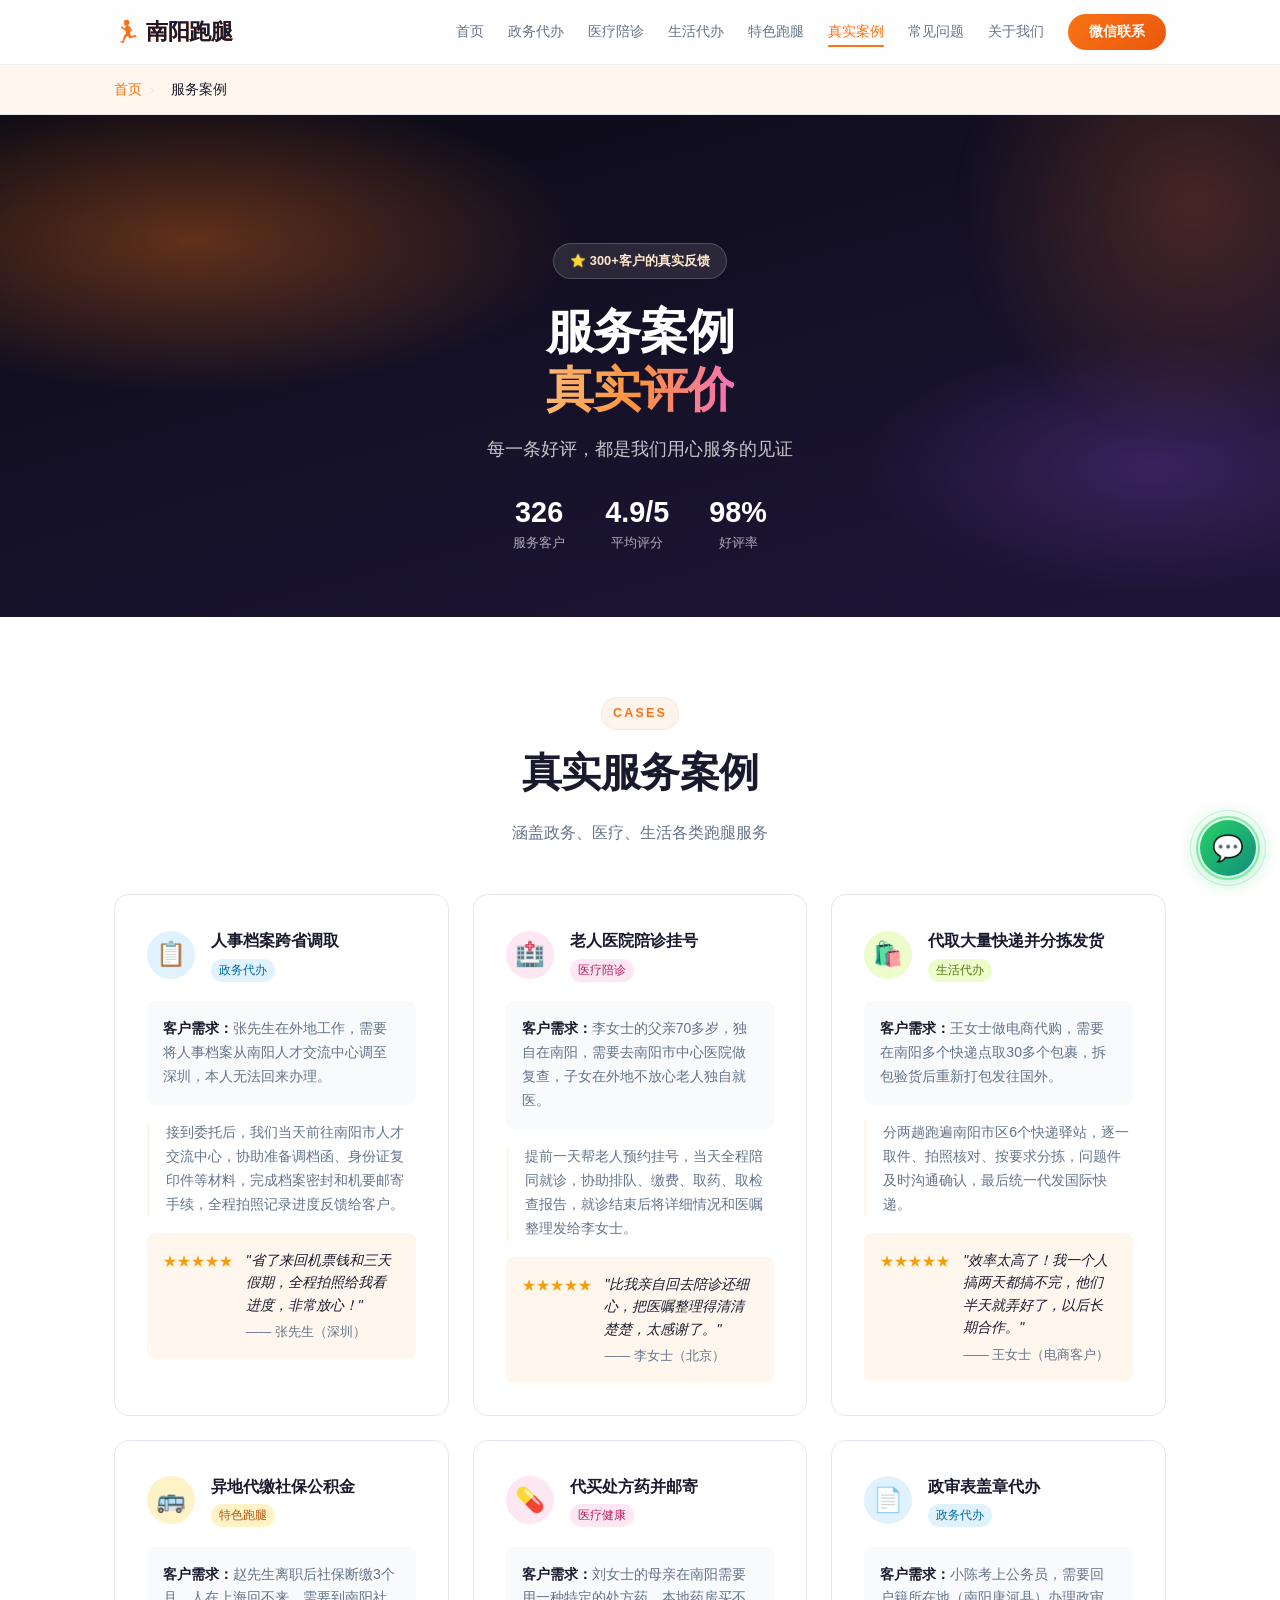
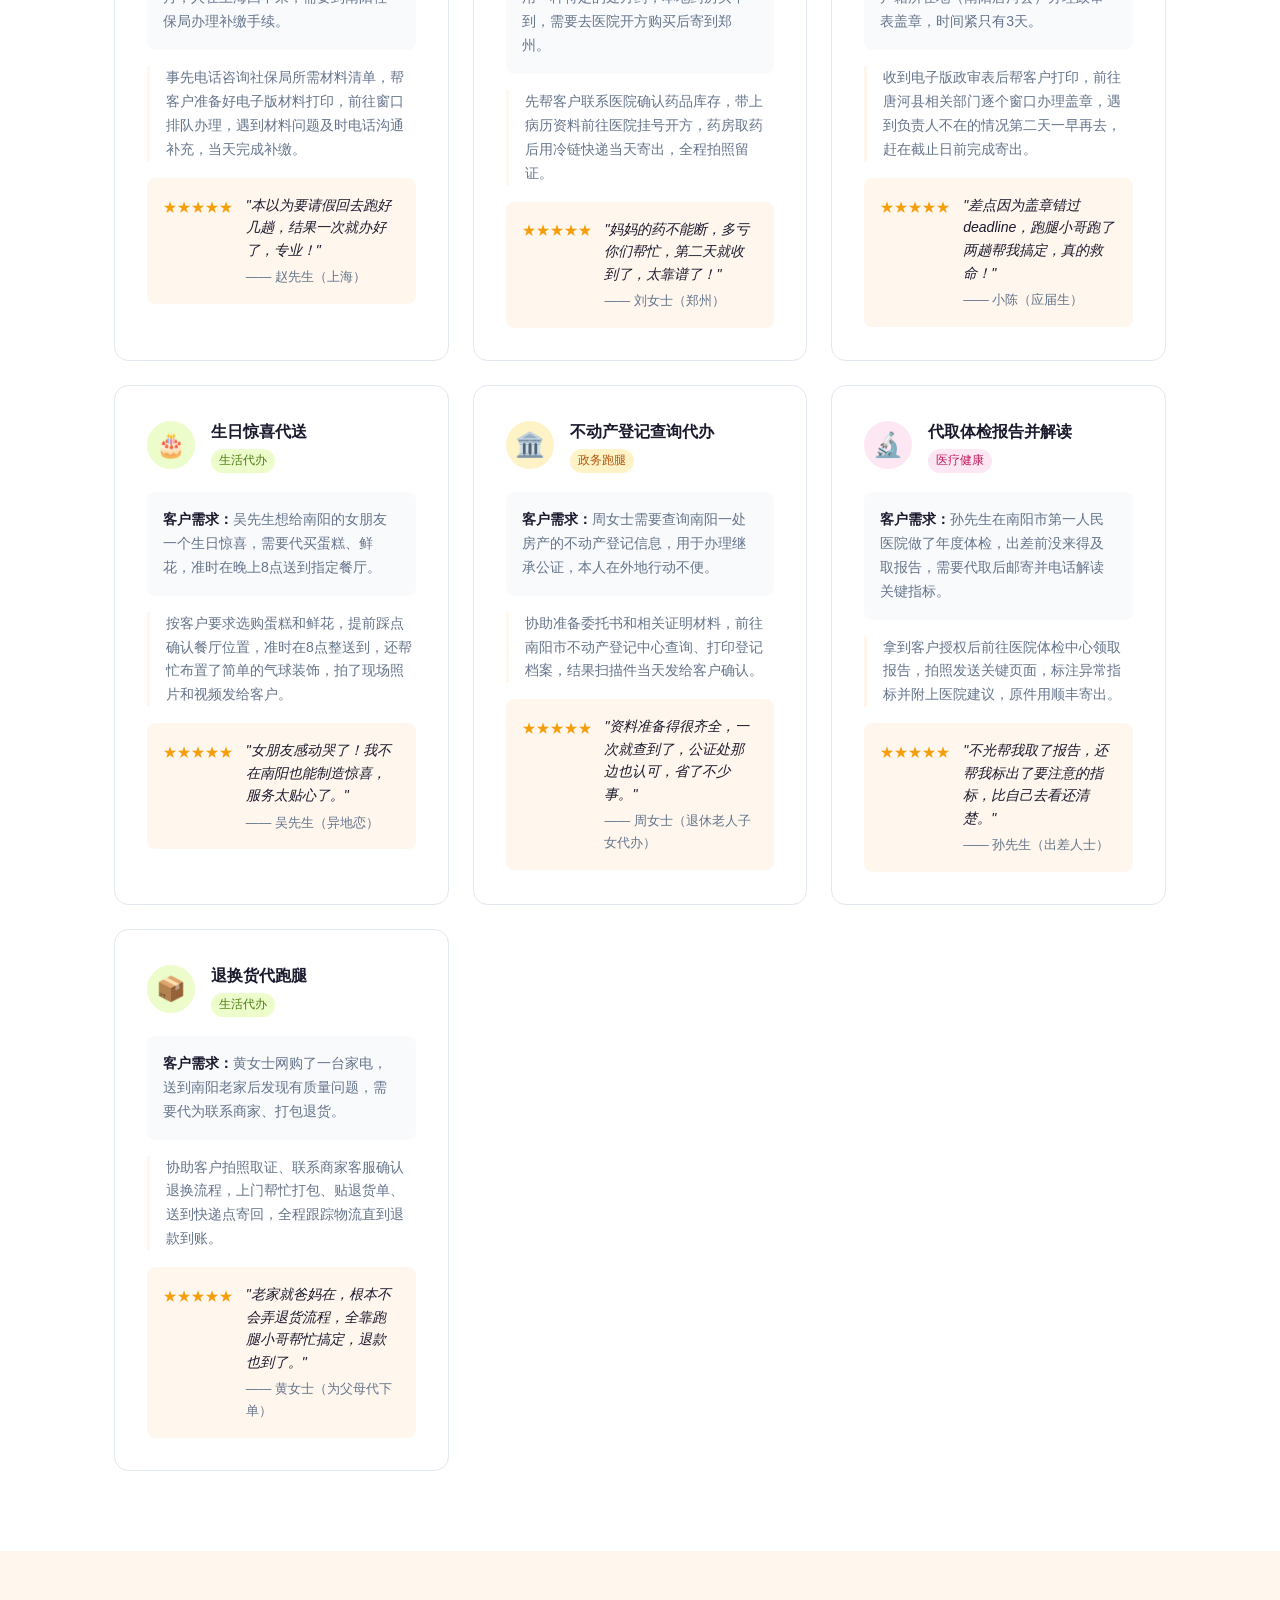
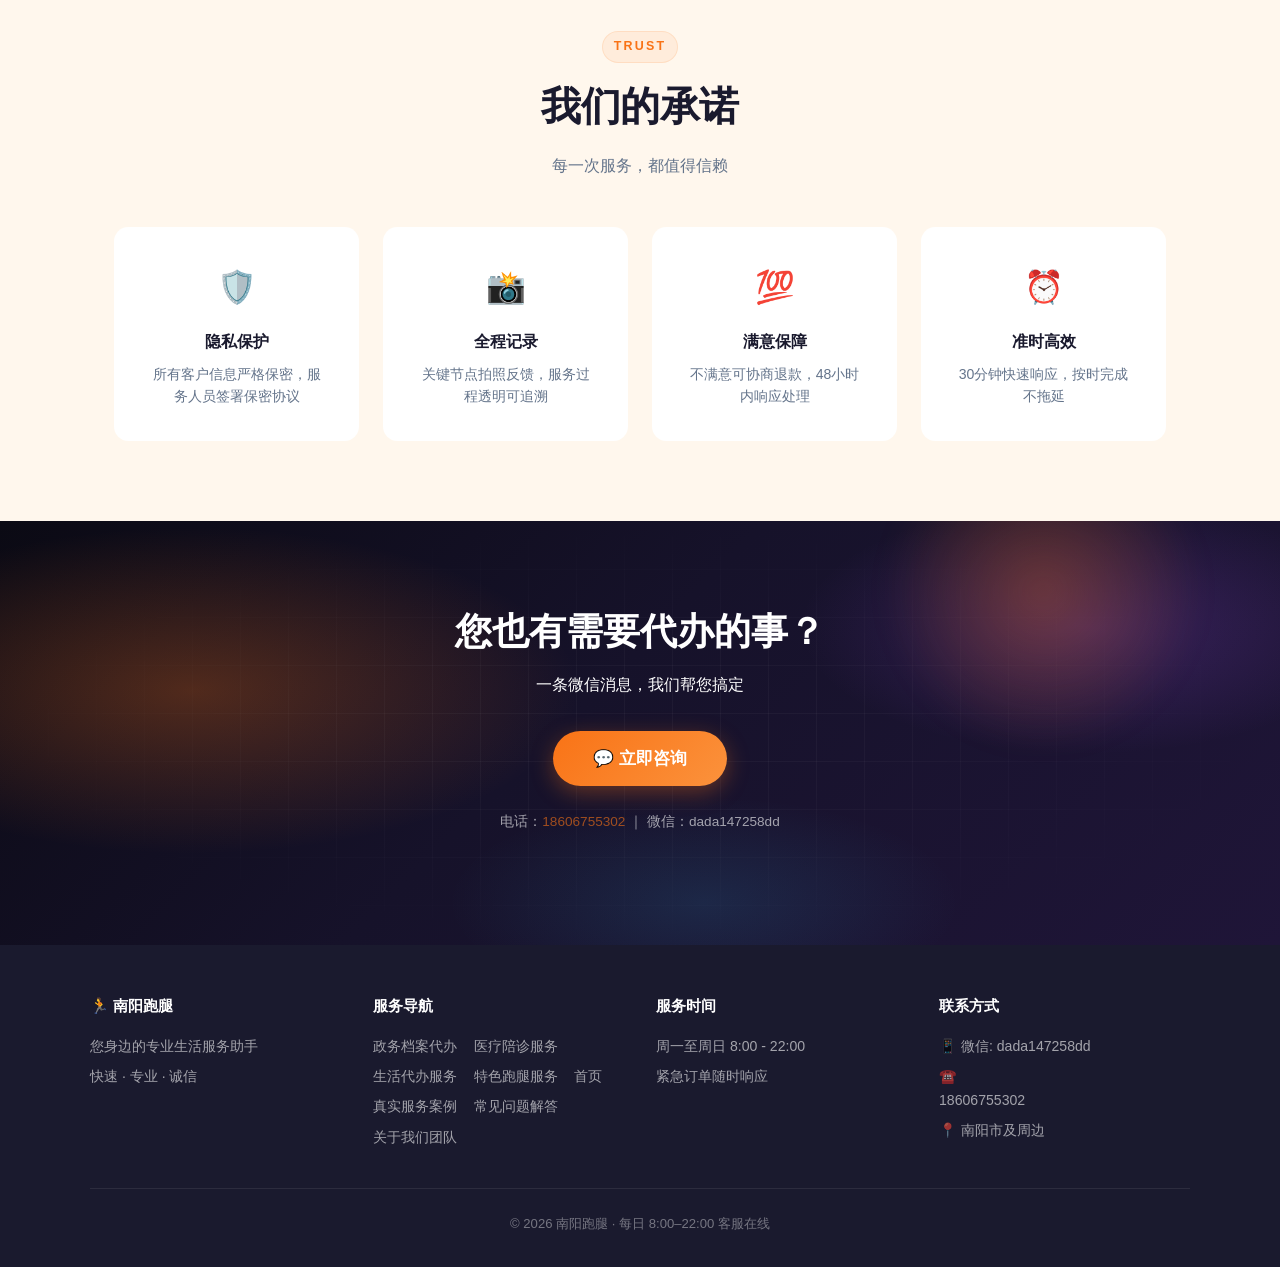
<file: anli.html>
<!DOCTYPE html>
<html lang="zh-CN">
<head>
    <meta charset="UTF-8">
    <meta name="viewport" content="width=device-width, initial-scale=1.0">
    <meta name="applicable-device" content="pc,mobile">
    <meta http-equiv="Cache-Control" content="no-transform">

    <!-- ===== Primary Meta ===== -->
    <title>南阳跑腿服务案例 - 真实客户评价 | 南阳跑腿</title>
    <meta name="description" content="看看南阳跑腿的真实服务案例和客户评价。政务代办、医疗陪诊、生活代办，专业快速，值得信赖。电话：18606755302">
    <meta name="keywords" content="南阳跑腿案例,南阳跑腿评价,南阳跑腿怎么样">
    <meta name="robots" content="index, follow">
    <link rel="canonical" href="https://nyptbb.cn/anli">

    <!-- ===== Open Graph ===== -->
    <meta property="og:type" content="article">
    <meta property="og:title" content="南阳跑腿服务案例 - 真实客户评价">
    <meta property="og:description" content="看看南阳跑腿的真实服务案例和客户评价。政务代办、医疗陪诊、生活代办，专业快速，值得信赖。">
    <meta property="og:url" content="https://nyptbb.cn/anli">
    <meta property="og:image" content="https://nyptbb.cn/share.jpg">
    <meta property="og:locale" content="zh_CN">
    <meta property="og:site_name" content="南阳跑腿">

    <!-- ===== Twitter Card ===== -->
    <meta name="twitter:card" content="summary">
    <meta name="twitter:title" content="南阳跑腿服务案例 - 真实客户评价">
    <meta name="twitter:description" content="政务代办、医疗陪诊、生活代办，专业快速，值得信赖。">

    <!-- ===== Baidu (百度站长) ===== -->
    <meta name="baidu-site-verification" content="codeva-Njb9T4paHS">
    <meta name="baidu-site-verification" content="code-dM54Fl8tbn">

    <!-- ===== Preconnect for Speed ===== -->
    <link rel="dns-prefetch" href="https://nyptbb.cn">
    <!-- ===== Favicon & App Icons ===== -->
    <link rel="icon" href="/favicon.ico" sizes="48x48">
    <link rel="icon" href="/favicon.svg" type="image/svg+xml">
    <link rel="icon" type="image/png" sizes="32x32" href="/favicon-32x32.png">
    <link rel="icon" type="image/png" sizes="16x16" href="/favicon-16x16.png">
    <link rel="apple-touch-icon" sizes="180x180" href="/apple-touch-icon.png">

    <!-- ===== Structured Data: BreadcrumbList ===== -->
    <script type="application/ld+json">
    {
        "@context": "https://schema.org",
        "@type": "BreadcrumbList",
        "itemListElement": [
            {
                "@type": "ListItem",
                "position": 1,
                "name": "首页",
                "item": "https://nyptbb.cn/"
            },
            {
                "@type": "ListItem",
                "position": 2,
                "name": "服务案例",
                "item": "https://nyptbb.cn/anli"
            }
        ]
    }
    </script>

    <!-- ===== Structured Data: ItemPage ===== -->
    <script type="application/ld+json">
    {
        "@context": "https://schema.org",
        "@type": "ItemPage",
        "name": "南阳跑腿服务案例",
        "description": "南阳跑腿的真实服务案例和客户评价，涵盖政务代办、医疗陪诊、生活代办等各类跑腿服务。",
        "url": "https://nyptbb.cn/anli",
        "mainEntity": {
            "@type": "LocalBusiness",
            "name": "南阳跑腿",
            "url": "https://nyptbb.cn/",
            "telephone": "18606755302"
        }
    }
    </script>

    <!-- ===== Structured Data: Review AggregateRating ===== -->
    <script type="application/ld+json">
    {
        "@context": "https://schema.org",
        "@type": "LocalBusiness",
        "name": "南阳跑腿",
        "url": "https://nyptbb.cn/",
        "aggregateRating": {
            "@type": "AggregateRating",
            "ratingValue": "4.9",
            "reviewCount": "326",
            "bestRating": "5",
            "worstRating": "1"
        }
    }
    </script>
    <link rel="stylesheet" href="assets/css/common.css">
    <link rel="stylesheet" href="assets/css/cases.css">
    <link rel="stylesheet" href="assets/css/responsive.css">
    <!-- ===== 百度统计 ===== -->
    <script src="assets/js/common.js" defer></script>
</head>
<body>

<!-- 微信分享缩略图（抓取页面首张>=300x300 图片；不在视觉上显示） -->
<img src="share.jpg" alt="南阳跑腿服务案例 - 南阳跑腿" width="500" height="500" style="position:absolute;left:-9999px;top:0" aria-hidden="true">

<!-- ===== Header ===== -->
<header id="header">
    <div class="header-inner">
        <a href="./" class="logo">🏃 <span>南阳跑腿</span></a>
        <button class="nav-toggle" type="button" data-nav-toggle aria-label="菜单" aria-expanded="false" aria-controls="primary-navigation">☰</button>
        <nav class="nav-links" id="primary-navigation">
            <a href="./">首页</a>
            <a href="zhengwu">政务代办</a>
            <a href="yiliao">医疗陪诊</a>
            <a href="shenghuo">生活代办</a>
            <a href="tese">特色跑腿</a>
            <a href="anli" class="active">真实案例</a>
            <a href="wenti">常见问题</a>
            <a href="guanyu">关于我们</a>
            <button type="button" class="contact-btn" data-contact-open>微信联系</button>
        </nav>
    </div>
</header>

<!-- ===== Breadcrumb ===== -->
<div class="breadcrumb">
    <div class="breadcrumb-inner">
        <a href="./">首页</a><span>›</span><span class="current">服务案例</span>
    </div>
</div>

<!-- ===== Hero ===== -->
<section class="hero">
    <div class="hero-content">
        <div class="hero-badge">⭐ 300+客户的真实反馈</div>
        <h1>服务案例<br><span class="highlight">真实评价</span></h1>
        <p>每一条好评，都是我们用心服务的见证</p>
        <div class="hero-stats">
            <div class="hero-stat">
                <div class="hero-stat-num">326</div>
                <div class="hero-stat-label">服务客户</div>
            </div>
            <div class="hero-stat">
                <div class="hero-stat-num">4.9/5</div>
                <div class="hero-stat-label">平均评分</div>
            </div>
            <div class="hero-stat">
                <div class="hero-stat-num">98%</div>
                <div class="hero-stat-label">好评率</div>
            </div>
        </div>
    </div>
</section>

<!-- ===== Cases Section ===== -->
<section id="cases">
    <div class="container text-center">
        <div class="section-label">Cases</div>
        <h2 class="section-title">真实服务案例</h2>
        <p class="section-subtitle mx-auto">涵盖政务、医疗、生活各类跑腿服务</p>
    </div>
    <div class="container">
        <div class="cases-grid">

            <!-- 案例1 -->
            <article class="case-card reveal">
                <div class="case-header">
                    <div class="case-icon zw">📋</div>
                    <div class="case-header-text">
                        <h3>人事档案跨省调取</h3>
                        <span class="case-tag tag-zw">政务代办</span>
                    </div>
                </div>
                <div class="case-scenario">
                    <strong>客户需求：</strong>张先生在外地工作，需要将人事档案从南阳人才交流中心调至深圳，本人无法回来办理。
                </div>
                <div class="case-process">
                    接到委托后，我们当天前往南阳市人才交流中心，协助准备调档函、身份证复印件等材料，完成档案密封和机要邮寄手续，全程拍照记录进度反馈给客户。
                </div>
                <div class="case-feedback">
                    <span class="stars">★★★★★</span>
                    <div>
                        <div class="quote">"省了来回机票钱和三天假期，全程拍照给我看进度，非常放心！"</div>
                        <div class="author">—— 张先生（深圳）</div>
                    </div>
                </div>
            </article>

            <!-- 案例2 -->
            <article class="case-card reveal">
                <div class="case-header">
                    <div class="case-icon yl">🏥</div>
                    <div class="case-header-text">
                        <h3>老人医院陪诊挂号</h3>
                        <span class="case-tag tag-yl">医疗陪诊</span>
                    </div>
                </div>
                <div class="case-scenario">
                    <strong>客户需求：</strong>李女士的父亲70多岁，独自在南阳，需要去南阳市中心医院做复查，子女在外地不放心老人独自就医。
                </div>
                <div class="case-process">
                    提前一天帮老人预约挂号，当天全程陪同就诊，协助排队、缴费、取药、取检查报告，就诊结束后将详细情况和医嘱整理发给李女士。
                </div>
                <div class="case-feedback">
                    <span class="stars">★★★★★</span>
                    <div>
                        <div class="quote">"比我亲自回去陪诊还细心，把医嘱整理得清清楚楚，太感谢了。"</div>
                        <div class="author">—— 李女士（北京）</div>
                    </div>
                </div>
            </article>

            <!-- 案例3 -->
            <article class="case-card reveal">
                <div class="case-header">
                    <div class="case-icon sh">🛍️</div>
                    <div class="case-header-text">
                        <h3>代取大量快递并分拣发货</h3>
                        <span class="case-tag tag-sh">生活代办</span>
                    </div>
                </div>
                <div class="case-scenario">
                    <strong>客户需求：</strong>王女士做电商代购，需要在南阳多个快递点取30多个包裹，拆包验货后重新打包发往国外。
                </div>
                <div class="case-process">
                    分两趟跑遍南阳市区6个快递驿站，逐一取件、拍照核对、按要求分拣，问题件及时沟通确认，最后统一代发国际快递。
                </div>
                <div class="case-feedback">
                    <span class="stars">★★★★★</span>
                    <div>
                        <div class="quote">"效率太高了！我一个人搞两天都搞不完，他们半天就弄好了，以后长期合作。"</div>
                        <div class="author">—— 王女士（电商客户）</div>
                    </div>
                </div>
            </article>

            <!-- 案例4 -->
            <article class="case-card reveal">
                <div class="case-header">
                    <div class="case-icon tc">🚌</div>
                    <div class="case-header-text">
                        <h3>异地代缴社保公积金</h3>
                        <span class="case-tag tag-tc">特色跑腿</span>
                    </div>
                </div>
                <div class="case-scenario">
                    <strong>客户需求：</strong>赵先生离职后社保断缴3个月，人在上海回不来，需要到南阳社保局办理补缴手续。
                </div>
                <div class="case-process">
                    事先电话咨询社保局所需材料清单，帮客户准备好电子版材料打印，前往窗口排队办理，遇到材料问题及时电话沟通补充，当天完成补缴。
                </div>
                <div class="case-feedback">
                    <span class="stars">★★★★★</span>
                    <div>
                        <div class="quote">"本以为要请假回去跑好几趟，结果一次就办好了，专业！"</div>
                        <div class="author">—— 赵先生（上海）</div>
                    </div>
                </div>
            </article>

            <!-- 案例5 -->
            <article class="case-card reveal">
                <div class="case-header">
                    <div class="case-icon yl">💊</div>
                    <div class="case-header-text">
                        <h3>代买处方药并邮寄</h3>
                        <span class="case-tag tag-yl">医疗健康</span>
                    </div>
                </div>
                <div class="case-scenario">
                    <strong>客户需求：</strong>刘女士的母亲在南阳需要用一种特定的处方药，本地药房买不到，需要去医院开方购买后寄到郑州。
                </div>
                <div class="case-process">
                    先帮客户联系医院确认药品库存，带上病历资料前往医院挂号开方，药房取药后用冷链快递当天寄出，全程拍照留证。
                </div>
                <div class="case-feedback">
                    <span class="stars">★★★★★</span>
                    <div>
                        <div class="quote">"妈妈的药不能断，多亏你们帮忙，第二天就收到了，太靠谱了！"</div>
                        <div class="author">—— 刘女士（郑州）</div>
                    </div>
                </div>
            </article>

            <!-- 案例6 -->
            <article class="case-card reveal">
                <div class="case-header">
                    <div class="case-icon zw">📄</div>
                    <div class="case-header-text">
                        <h3>政审表盖章代办</h3>
                        <span class="case-tag tag-zw">政务代办</span>
                    </div>
                </div>
                <div class="case-scenario">
                    <strong>客户需求：</strong>小陈考上公务员，需要回户籍所在地（南阳唐河县）办理政审表盖章，时间紧只有3天。
                </div>
                <div class="case-process">
                    收到电子版政审表后帮客户打印，前往唐河县相关部门逐个窗口办理盖章，遇到负责人不在的情况第二天一早再去，赶在截止日前完成寄出。
                </div>
                <div class="case-feedback">
                    <span class="stars">★★★★★</span>
                    <div>
                        <div class="quote">"差点因为盖章错过deadline，跑腿小哥跑了两趟帮我搞定，真的救命！"</div>
                        <div class="author">—— 小陈（应届生）</div>
                    </div>
                </div>
            </article>

            <!-- 案例7 -->
            <article class="case-card reveal">
                <div class="case-header">
                    <div class="case-icon sh">🎂</div>
                    <div class="case-header-text">
                        <h3>生日惊喜代送</h3>
                        <span class="case-tag tag-sh">生活代办</span>
                    </div>
                </div>
                <div class="case-scenario">
                    <strong>客户需求：</strong>吴先生想给南阳的女朋友一个生日惊喜，需要代买蛋糕、鲜花，准时在晚上8点送到指定餐厅。
                </div>
                <div class="case-process">
                    按客户要求选购蛋糕和鲜花，提前踩点确认餐厅位置，准时在8点整送到，还帮忙布置了简单的气球装饰，拍了现场照片和视频发给客户。
                </div>
                <div class="case-feedback">
                    <span class="stars">★★★★★</span>
                    <div>
                        <div class="quote">"女朋友感动哭了！我不在南阳也能制造惊喜，服务太贴心了。"</div>
                        <div class="author">—— 吴先生（异地恋）</div>
                    </div>
                </div>
            </article>

            <!-- 案例8 -->
            <article class="case-card reveal">
                <div class="case-header">
                    <div class="case-icon tc">🏛️</div>
                    <div class="case-header-text">
                        <h3>不动产登记查询代办</h3>
                        <span class="case-tag tag-tc">政务跑腿</span>
                    </div>
                </div>
                <div class="case-scenario">
                    <strong>客户需求：</strong>周女士需要查询南阳一处房产的不动产登记信息，用于办理继承公证，本人在外地行动不便。
                </div>
                <div class="case-process">
                    协助准备委托书和相关证明材料，前往南阳市不动产登记中心查询、打印登记档案，结果扫描件当天发给客户确认。
                </div>
                <div class="case-feedback">
                    <span class="stars">★★★★★</span>
                    <div>
                        <div class="quote">"资料准备得很齐全，一次就查到了，公证处那边也认可，省了不少事。"</div>
                        <div class="author">—— 周女士（退休老人子女代办）</div>
                    </div>
                </div>
            </article>

            <!-- 案例9 -->
            <article class="case-card reveal">
                <div class="case-header">
                    <div class="case-icon yl">🔬</div>
                    <div class="case-header-text">
                        <h3>代取体检报告并解读</h3>
                        <span class="case-tag tag-yl">医疗健康</span>
                    </div>
                </div>
                <div class="case-scenario">
                    <strong>客户需求：</strong>孙先生在南阳市第一人民医院做了年度体检，出差前没来得及取报告，需要代取后邮寄并电话解读关键指标。
                </div>
                <div class="case-process">
                    拿到客户授权后前往医院体检中心领取报告，拍照发送关键页面，标注异常指标并附上医院建议，原件用顺丰寄出。
                </div>
                <div class="case-feedback">
                    <span class="stars">★★★★★</span>
                    <div>
                        <div class="quote">"不光帮我取了报告，还帮我标出了要注意的指标，比自己去看还清楚。"</div>
                        <div class="author">—— 孙先生（出差人士）</div>
                    </div>
                </div>
            </article>

            <!-- 案例10 -->
            <article class="case-card reveal">
                <div class="case-header">
                    <div class="case-icon sh">📦</div>
                    <div class="case-header-text">
                        <h3>退换货代跑腿</h3>
                        <span class="case-tag tag-sh">生活代办</span>
                    </div>
                </div>
                <div class="case-scenario">
                    <strong>客户需求：</strong>黄女士网购了一台家电，送到南阳老家后发现有质量问题，需要代为联系商家、打包退货。
                </div>
                <div class="case-process">
                    协助客户拍照取证、联系商家客服确认退换流程，上门帮忙打包、贴退货单、送到快递点寄回，全程跟踪物流直到退款到账。
                </div>
                <div class="case-feedback">
                    <span class="stars">★★★★★</span>
                    <div>
                        <div class="quote">"老家就爸妈在，根本不会弄退货流程，全靠跑腿小哥帮忙搞定，退款也到了。"</div>
                        <div class="author">—— 黄女士（为父母代下单）</div>
                    </div>
                </div>
            </article>

        </div>
    </div>
</section>

<!-- ===== Trust Section ===== -->
<section id="trust">
    <div class="container text-center">
        <div class="section-label">Trust</div>
        <h2 class="section-title">我们的承诺</h2>
        <p class="section-subtitle mx-auto">每一次服务，都值得信赖</p>
    </div>
    <div class="container">
        <div class="trust-grid">
            <div class="trust-card reveal">
                <div class="trust-icon">🛡️</div>
                <h4>隐私保护</h4>
                <p>所有客户信息严格保密，服务人员签署保密协议</p>
            </div>
            <div class="trust-card reveal">
                <div class="trust-icon">📸</div>
                <h4>全程记录</h4>
                <p>关键节点拍照反馈，服务过程透明可追溯</p>
            </div>
            <div class="trust-card reveal">
                <div class="trust-icon">💯</div>
                <h4>满意保障</h4>
                <p>不满意可协商退款，48小时内响应处理</p>
            </div>
            <div class="trust-card reveal">
                <div class="trust-icon">⏰</div>
                <h4>准时高效</h4>
                <p>30分钟快速响应，按时完成不拖延</p>
            </div>
        </div>
    </div>
</section>

<!-- ===== CTA ===== -->
<section class="cta">
    <div class="container">
        <h2 class="reveal">您也有需要代办的事？</h2>
        <p class="reveal">一条微信消息，我们帮您搞定</p>
        <div class="reveal">
            <button type="button" class="btn btn-primary" data-contact-open style="font-size:1.05rem;padding:1rem 2.5rem">
                💬 立即咨询
            </button>
        </div>
        <p style="margin-top:1.5rem;opacity:.6;font-size:.85rem">
            电话：<a href="tel:18606755302" style="color:var(--primary)">18606755302</a> ｜ 微信：dada147258dd
        </p>
    </div>
</section>

<!-- ===== Footer ===== -->
<footer>
    <div class="footer-grid">
        <div class="footer-col">
            <h5>🏃 南阳跑腿</h5>
            <p>您身边的专业生活服务助手</p>
            <p>快速 · 专业 · 诚信</p>
        </div>
        <div class="footer-col">
            <h5>服务导航</h5>
            <div class="footer-links">
                <a href="zhengwu">政务档案代办</a>
                <a href="yiliao">医疗陪诊服务</a>
                <a href="shenghuo">生活代办服务</a>
                <a href="tese">特色跑腿服务</a>
                <a href="./">首页</a>
                <a href="anli">真实服务案例</a>
                <a href="wenti">常见问题解答</a>
                <a href="guanyu">关于我们团队</a>
            </div>
        </div>
        <div class="footer-col">
            <h5>服务时间</h5>
            <p>周一至周日 8:00 - 22:00</p>
            <p>紧急订单随时响应</p>
        </div>
        <div class="footer-col">
            <h5>联系方式</h5>
            <p>📱 微信: dada147258dd</p>
            <p>☎️ <a href="tel:18606755302" style="color:rgba(255,255,255,.6)">18606755302</a></p>
            <p>📍 南阳市及周边</p>
        </div>
    </div>
    <div class="footer-bottom">
        © 2026 南阳跑腿 · 每日 8:00–22:00 客服在线
    </div>
</footer>

<!-- ===== Contact Modal ===== -->
<div id="contactModal" class="modal" aria-hidden="true">
    <div class="modal-panel" role="dialog" aria-modal="true" aria-labelledby="contactModalTitle" aria-describedby="contactModalDesc" tabindex="-1">
        <button class="modal-close" type="button" data-contact-close aria-label="关闭联系窗口">✕</button>
        <div class="modal-icon">💬</div>
        <h3 id="contactModalTitle">联系我们</h3>
        <p class="modal-desc" id="contactModalDesc">添加微信或拨打电话，我们随时为您服务</p>
        <img src="images/wechat-qr.png" alt="微信二维码" style="width:180px;height:180px;border-radius:.6rem;margin:0 auto 1rem;display:block;border:1px solid var(--border)" onerror="this.style.display='none'">
        <div class="modal-contact">
            <div class="modal-contact-item">
                <span class="modal-contact-label">微信</span>
                <span class="modal-contact-value">dada147258dd</span>
                <button type="button" class="modal-copy-btn" data-copy="dada147258dd">复制</button>
            </div>
            <div class="modal-contact-item">
                <span class="modal-contact-label">电话</span>
                <span class="modal-contact-value">18606755302</span>
                <button type="button" class="modal-copy-btn" data-copy="18606755302">复制</button>
            </div>
        </div>
        <div class="modal-actions">
            <a href="tel:18606755302" class="btn btn-primary">📞 拨打电话</a>
            <button type="button" class="btn btn-outline" data-contact-close>稍后联系</button>
        </div>
    </div>
</div>

<!-- ===== Floating Button ===== -->
<!-- ===== Mobile Action Bar ===== -->
<div class="action-bar">
    <a href="tel:18606755302" class="action-call">📞 打电话</a>
    <button type="button" class="action-wx" data-contact-open>💬 微信咨询</button>
</div>

<button type="button" class="float-wx" data-contact-open aria-label="联系我们">
    💬
    <span class="float-wx-tooltip">联系跑腿</span>
</button>

<!-- ===== Back to Top ===== -->
<button type="button" class="back-top" data-back-top aria-label="回到顶部">↑</button>

<!-- ===== Toast ===== -->
<div class="toast" id="toast" role="status" aria-live="polite" aria-atomic="true">已复制到剪贴板</div>
</body>
</html>
</file>
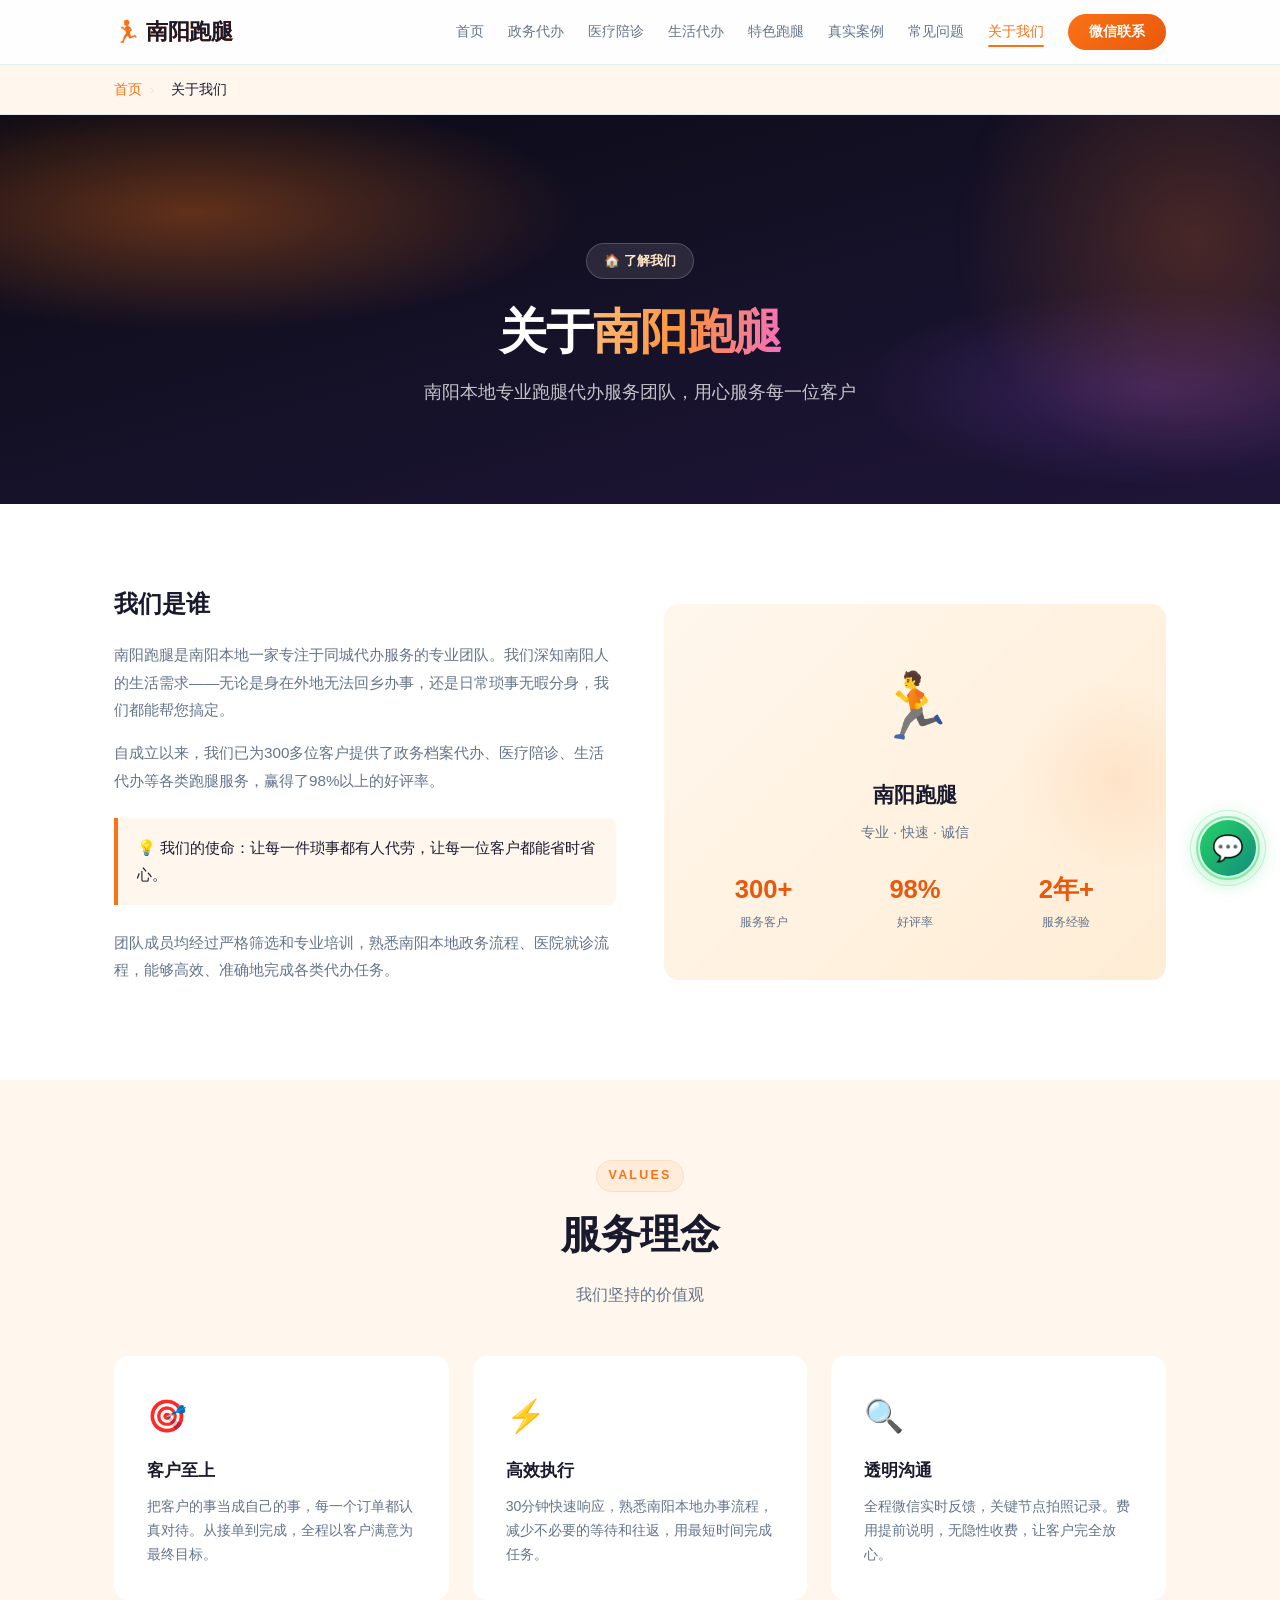
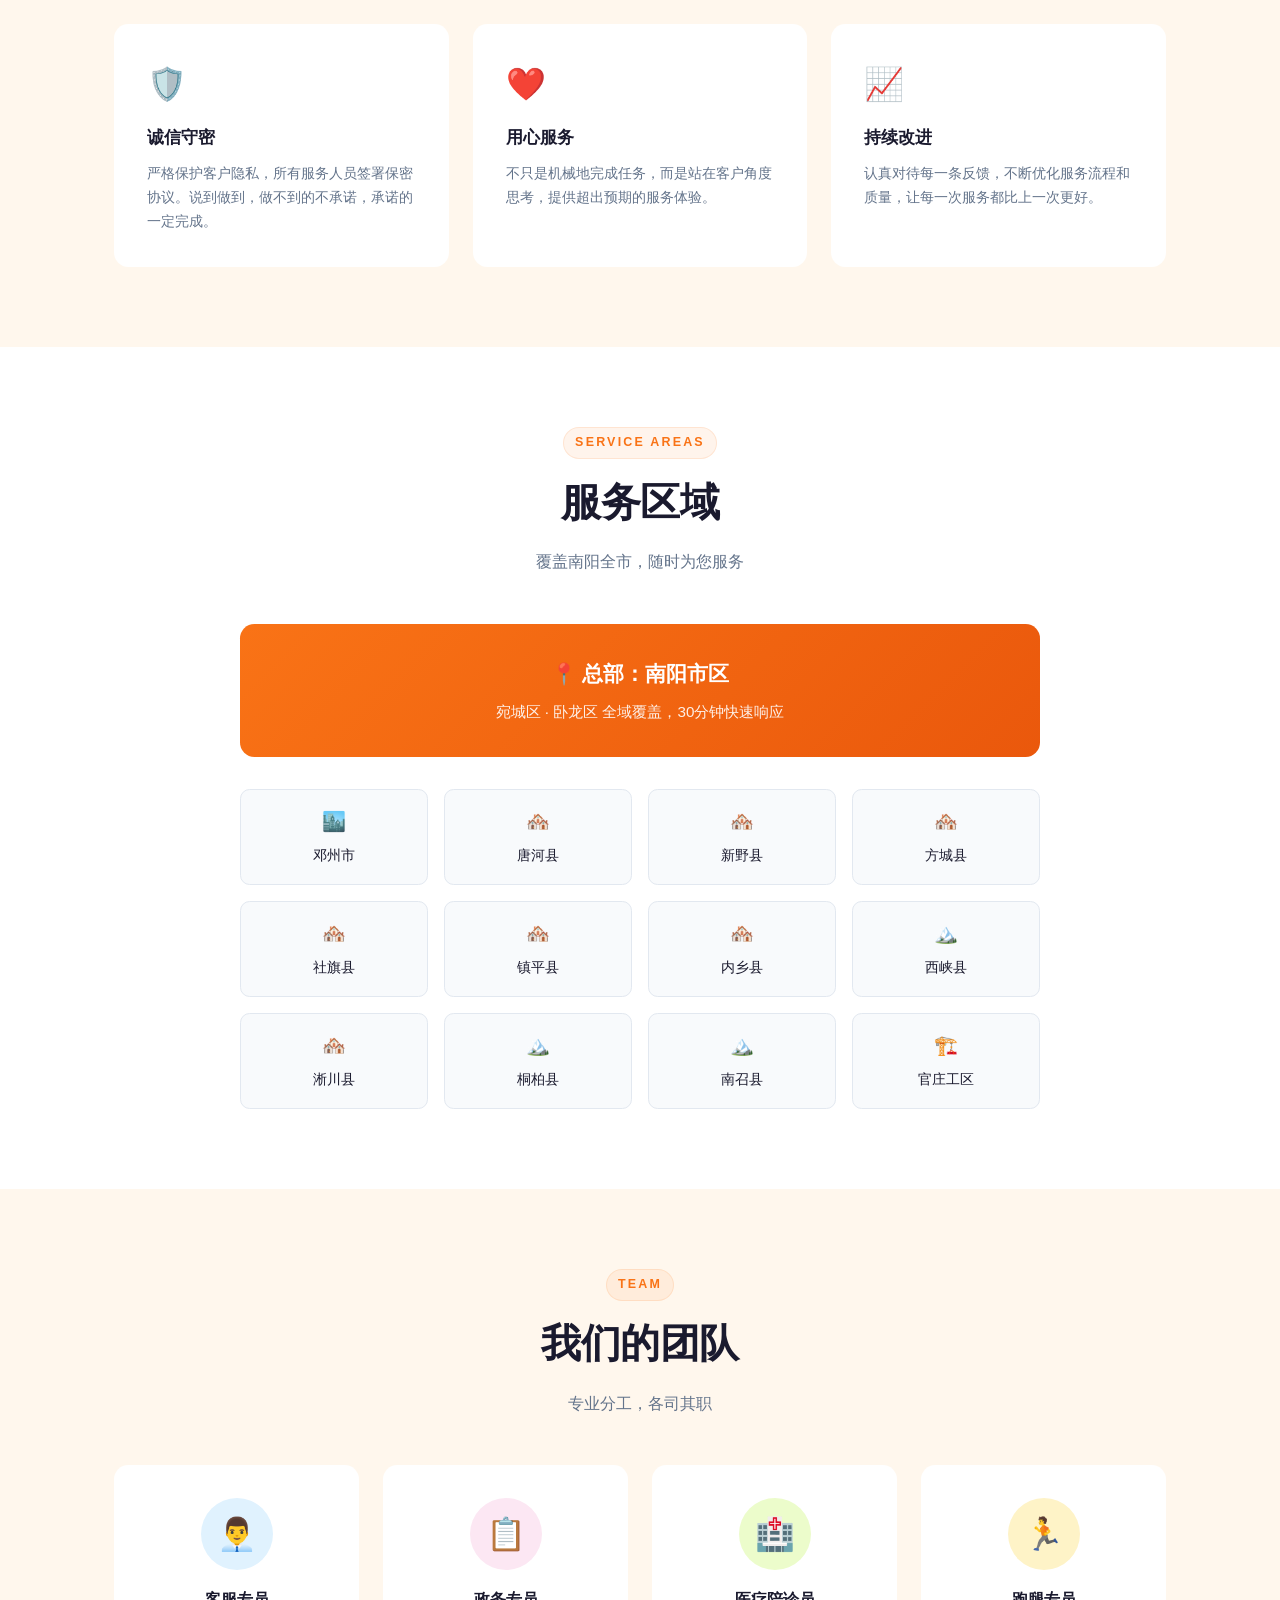
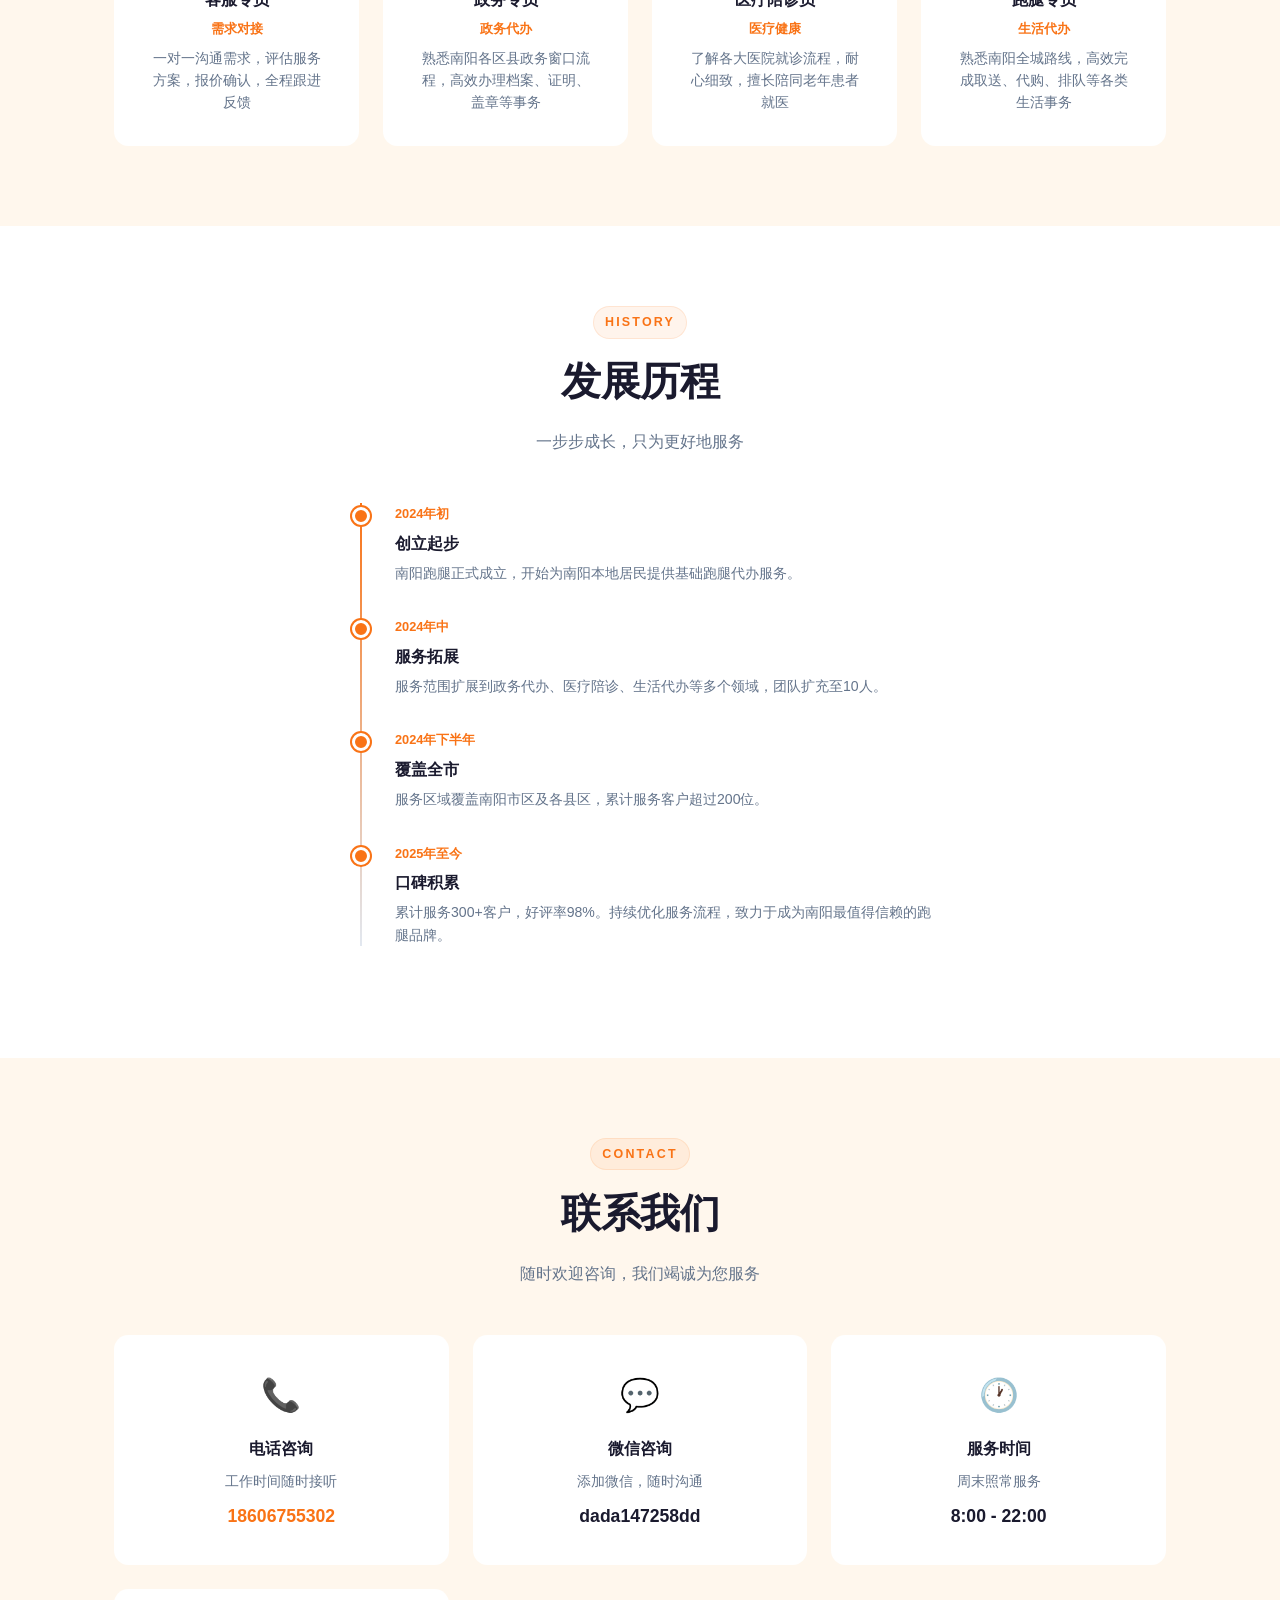
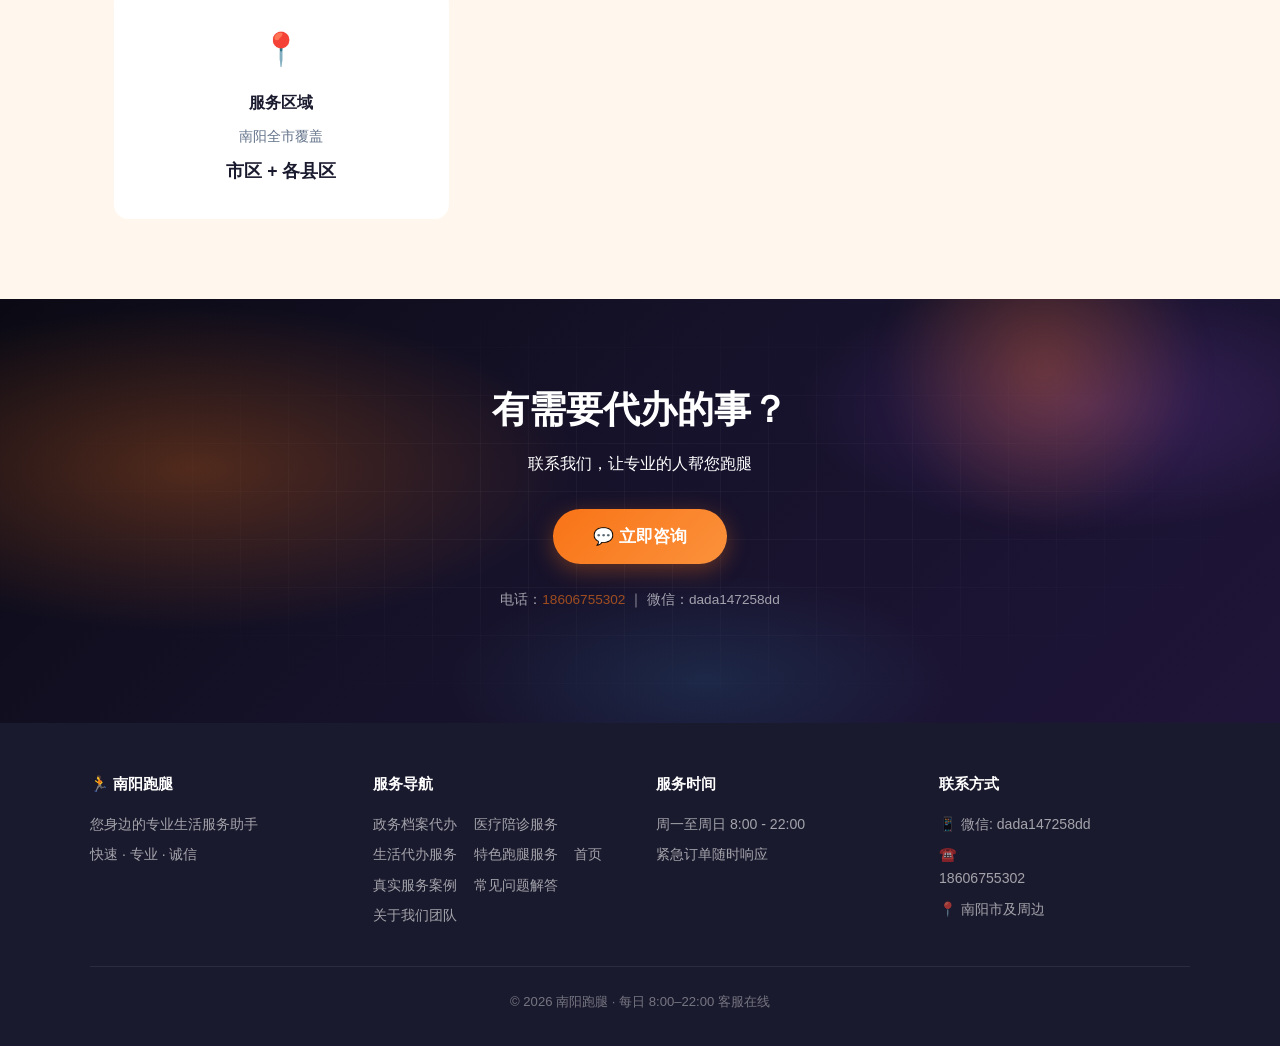
<file: guanyu.html>
<!DOCTYPE html>
<html lang="zh-CN">
<head>
    <meta charset="UTF-8">
    <meta name="viewport" content="width=device-width, initial-scale=1.0">
    <meta name="applicable-device" content="pc,mobile">
    <meta http-equiv="Cache-Control" content="no-transform">

    <!-- ===== Primary Meta ===== -->
    <title>关于南阳跑腿 - 专业同城代办服务团队 | 南阳跑腿</title>
    <meta name="description" content="了解南阳跑腿，南阳本地专业跑腿代办服务团队，提供政务档案、医疗健康、生活代办等一站式服务。电话：18606755302">
    <meta name="keywords" content="南阳跑腿介绍,南阳跑腿团队,南阳代办公司">
    <meta name="robots" content="index, follow">
    <link rel="canonical" href="https://nyptbb.cn/guanyu">

    <!-- ===== Open Graph ===== -->
    <meta property="og:type" content="article">
    <meta property="og:title" content="关于南阳跑腿 - 专业同城代办服务团队">
    <meta property="og:description" content="南阳本地专业跑腿代办服务团队，提供政务档案、医疗健康、生活代办等一站式服务。">
    <meta property="og:url" content="https://nyptbb.cn/guanyu">
    <meta property="og:image" content="https://nyptbb.cn/share.jpg">
    <meta property="og:locale" content="zh_CN">
    <meta property="og:site_name" content="南阳跑腿">

    <!-- ===== Twitter Card ===== -->
    <meta name="twitter:card" content="summary">
    <meta name="twitter:title" content="关于南阳跑腿 - 专业同城代办服务团队">
    <meta name="twitter:description" content="南阳本地专业跑腿代办服务团队，政务档案、医疗健康、生活代办一站式服务。">

    <!-- ===== Baidu (百度站长) ===== -->
    <meta name="baidu-site-verification" content="codeva-Njb9T4paHS">
    <meta name="baidu-site-verification" content="code-dM54Fl8tbn">

    <!-- ===== Preconnect for Speed ===== -->
    <link rel="dns-prefetch" href="https://nyptbb.cn">
    <!-- ===== Favicon & App Icons ===== -->
    <link rel="icon" href="/favicon.ico" sizes="48x48">
    <link rel="icon" href="/favicon.svg" type="image/svg+xml">
    <link rel="icon" type="image/png" sizes="32x32" href="/favicon-32x32.png">
    <link rel="icon" type="image/png" sizes="16x16" href="/favicon-16x16.png">
    <link rel="apple-touch-icon" sizes="180x180" href="/apple-touch-icon.png">

    <!-- ===== Structured Data: BreadcrumbList ===== -->
    <script type="application/ld+json">
    {
        "@context": "https://schema.org",
        "@type": "BreadcrumbList",
        "itemListElement": [
            {
                "@type": "ListItem",
                "position": 1,
                "name": "首页",
                "item": "https://nyptbb.cn/"
            },
            {
                "@type": "ListItem",
                "position": 2,
                "name": "关于我们",
                "item": "https://nyptbb.cn/guanyu"
            }
        ]
    }
    </script>

    <!-- ===== Structured Data: AboutPage ===== -->
    <script type="application/ld+json">
    {
        "@context": "https://schema.org",
        "@type": "AboutPage",
        "name": "关于南阳跑腿",
        "description": "南阳本地专业跑腿代办服务团队，提供政务档案、医疗健康、生活代办等一站式服务。",
        "url": "https://nyptbb.cn/guanyu",
        "mainEntity": {
            "@type": "LocalBusiness",
            "name": "南阳跑腿",
            "description": "南阳本地专业跑腿代办服务团队，提供政务档案、医疗健康、生活代办等一站式服务。",
            "url": "https://nyptbb.cn/",
            "telephone": "18606755302",
            "address": {
                "@type": "PostalAddress",
                "addressLocality": "南阳市",
                "addressRegion": "河南省",
                "addressCountry": "中国"
            },
            "areaServed": [
                {"@type": "City", "name": "南阳"},
                {"@type": "City", "name": "邓州"},
                {"@type": "City", "name": "唐河"},
                {"@type": "City", "name": "新野"},
                {"@type": "City", "name": "方城"},
                {"@type": "City", "name": "社旗"},
                {"@type": "City", "name": "镇平"},
                {"@type": "City", "name": "内乡"},
                {"@type": "City", "name": "西峡"},
                {"@type": "City", "name": "淅川"},
                {"@type": "City", "name": "桐柏"},
                {"@type": "City", "name": "南召"}
            ],
            "foundingDate": "2024",
            "numberOfEmployees": {
                "@type": "QuantitativeValue",
                "value": 10
            }
        }
    }
    </script>
    <link rel="stylesheet" href="assets/css/common.css">
    <link rel="stylesheet" href="assets/css/about.css">
    <link rel="stylesheet" href="assets/css/responsive.css">
    <!-- ===== 百度统计 ===== -->
    <script src="assets/js/common.js" defer></script>
</head>
<body>

<!-- 微信分享缩略图（抓取页面首张>=300x300 图片；不在视觉上显示） -->
<img src="share.jpg" alt="关于南阳跑腿 - 专业同城代办服务团队" width="500" height="500" style="position:absolute;left:-9999px;top:0" aria-hidden="true">

<!-- ===== Header ===== -->
<header id="header">
    <div class="header-inner">
        <a href="./" class="logo">🏃 <span>南阳跑腿</span></a>
        <button class="nav-toggle" type="button" data-nav-toggle aria-label="菜单" aria-expanded="false" aria-controls="primary-navigation">☰</button>
        <nav class="nav-links" id="primary-navigation">
            <a href="./">首页</a>
            <a href="zhengwu">政务代办</a>
            <a href="yiliao">医疗陪诊</a>
            <a href="shenghuo">生活代办</a>
            <a href="tese">特色跑腿</a>
            <a href="anli">真实案例</a>
            <a href="wenti">常见问题</a>
            <a href="guanyu" class="active">关于我们</a>
            <button type="button" class="contact-btn" data-contact-open>微信联系</button>
        </nav>
    </div>
</header>

<!-- ===== Breadcrumb ===== -->
<div class="breadcrumb">
    <div class="breadcrumb-inner">
        <a href="./">首页</a><span>›</span><span class="current">关于我们</span>
    </div>
</div>

<!-- ===== Hero ===== -->
<section class="hero">
    <div class="hero-content">
        <div class="hero-badge">🏠 了解我们</div>
        <h1>关于<span class="highlight">南阳跑腿</span></h1>
        <p>南阳本地专业跑腿代办服务团队，用心服务每一位客户</p>
    </div>
</section>

<!-- ===== About Intro ===== -->
<section id="about-intro">
    <div class="container">
        <div class="about-grid">
            <div class="about-text reveal-left">
                <h3>我们是谁</h3>
                <p>南阳跑腿是南阳本地一家专注于同城代办服务的专业团队。我们深知南阳人的生活需求——无论是身在外地无法回乡办事，还是日常琐事无暇分身，我们都能帮您搞定。</p>
                <p>自成立以来，我们已为300多位客户提供了政务档案代办、医疗陪诊、生活代办等各类跑腿服务，赢得了98%以上的好评率。</p>
                <div class="highlight-box">
                    <p>💡 我们的使命：让每一件琐事都有人代劳，让每一位客户都能省时省心。</p>
                </div>
                <p>团队成员均经过严格筛选和专业培训，熟悉南阳本地政务流程、医院就诊流程，能够高效、准确地完成各类代办任务。</p>
            </div>
            <div class="about-visual reveal">
                <div class="big-icon">🏃</div>
                <h4>南阳跑腿</h4>
                <p>专业 · 快速 · 诚信</p>
                <div class="about-numbers">
                    <div class="about-num">
                        <div class="about-num-val">300+</div>
                        <div class="about-num-label">服务客户</div>
                    </div>
                    <div class="about-num">
                        <div class="about-num-val">98%</div>
                        <div class="about-num-label">好评率</div>
                    </div>
                    <div class="about-num">
                        <div class="about-num-val">2年+</div>
                        <div class="about-num-label">服务经验</div>
                    </div>
                </div>
            </div>
        </div>
    </div>
</section>

<!-- ===== Values ===== -->
<section id="values">
    <div class="container text-center">
        <div class="section-label">Values</div>
        <h2 class="section-title">服务理念</h2>
        <p class="section-subtitle mx-auto">我们坚持的价值观</p>
    </div>
    <div class="container">
        <div class="values-grid">
            <div class="value-card reveal">
                <div class="value-icon">🎯</div>
                <h4>客户至上</h4>
                <p>把客户的事当成自己的事，每一个订单都认真对待。从接单到完成，全程以客户满意为最终目标。</p>
            </div>
            <div class="value-card reveal">
                <div class="value-icon">⚡</div>
                <h4>高效执行</h4>
                <p>30分钟快速响应，熟悉南阳本地办事流程，减少不必要的等待和往返，用最短时间完成任务。</p>
            </div>
            <div class="value-card reveal">
                <div class="value-icon">🔍</div>
                <h4>透明沟通</h4>
                <p>全程微信实时反馈，关键节点拍照记录。费用提前说明，无隐性收费，让客户完全放心。</p>
            </div>
            <div class="value-card reveal">
                <div class="value-icon">🛡️</div>
                <h4>诚信守密</h4>
                <p>严格保护客户隐私，所有服务人员签署保密协议。说到做到，做不到的不承诺，承诺的一定完成。</p>
            </div>
            <div class="value-card reveal">
                <div class="value-icon">❤️</div>
                <h4>用心服务</h4>
                <p>不只是机械地完成任务，而是站在客户角度思考，提供超出预期的服务体验。</p>
            </div>
            <div class="value-card reveal">
                <div class="value-icon">📈</div>
                <h4>持续改进</h4>
                <p>认真对待每一条反馈，不断优化服务流程和质量，让每一次服务都比上一次更好。</p>
            </div>
        </div>
    </div>
</section>

<!-- ===== Service Areas ===== -->
<section id="areas">
    <div class="container text-center">
        <div class="section-label">Service Areas</div>
        <h2 class="section-title">服务区域</h2>
        <p class="section-subtitle mx-auto">覆盖南阳全市，随时为您服务</p>
    </div>
    <div class="container">
        <div class="areas-content">
            <div class="area-main reveal">
                <h3>📍 总部：南阳市区</h3>
                <p>宛城区 · 卧龙区 全域覆盖，30分钟快速响应</p>
            </div>
            <div class="area-list">
                <div class="area-item reveal">
                    <span class="area-icon">🏙️</span>邓州市
                </div>
                <div class="area-item reveal">
                    <span class="area-icon">🏘️</span>唐河县
                </div>
                <div class="area-item reveal">
                    <span class="area-icon">🏘️</span>新野县
                </div>
                <div class="area-item reveal">
                    <span class="area-icon">🏘️</span>方城县
                </div>
                <div class="area-item reveal">
                    <span class="area-icon">🏘️</span>社旗县
                </div>
                <div class="area-item reveal">
                    <span class="area-icon">🏘️</span>镇平县
                </div>
                <div class="area-item reveal">
                    <span class="area-icon">🏘️</span>内乡县
                </div>
                <div class="area-item reveal">
                    <span class="area-icon">🏔️</span>西峡县
                </div>
                <div class="area-item reveal">
                    <span class="area-icon">🏘️</span>淅川县
                </div>
                <div class="area-item reveal">
                    <span class="area-icon">🏔️</span>桐柏县
                </div>
                <div class="area-item reveal">
                    <span class="area-icon">🏔️</span>南召县
                </div>
                <div class="area-item reveal">
                    <span class="area-icon">🏗️</span>官庄工区
                </div>
            </div>
        </div>
    </div>
</section>

<!-- ===== Team ===== -->
<section id="team">
    <div class="container text-center">
        <div class="section-label">Team</div>
        <h2 class="section-title">我们的团队</h2>
        <p class="section-subtitle mx-auto">专业分工，各司其职</p>
    </div>
    <div class="container">
        <div class="team-grid">
            <div class="team-card reveal">
                <div class="team-avatar" style="background:#e0f2fe">👨‍💼</div>
                <h4>客服专员</h4>
                <div class="team-role">需求对接</div>
                <p>一对一沟通需求，评估服务方案，报价确认，全程跟进反馈</p>
            </div>
            <div class="team-card reveal">
                <div class="team-avatar" style="background:#fce7f3">📋</div>
                <h4>政务专员</h4>
                <div class="team-role">政务代办</div>
                <p>熟悉南阳各区县政务窗口流程，高效办理档案、证明、盖章等事务</p>
            </div>
            <div class="team-card reveal">
                <div class="team-avatar" style="background:#ecfccb">🏥</div>
                <h4>医疗陪诊员</h4>
                <div class="team-role">医疗健康</div>
                <p>了解各大医院就诊流程，耐心细致，擅长陪同老年患者就医</p>
            </div>
            <div class="team-card reveal">
                <div class="team-avatar" style="background:#fef3c7">🏃</div>
                <h4>跑腿专员</h4>
                <div class="team-role">生活代办</div>
                <p>熟悉南阳全城路线，高效完成取送、代购、排队等各类生活事务</p>
            </div>
        </div>
    </div>
</section>

<!-- ===== Timeline ===== -->
<section id="timeline">
    <div class="container text-center">
        <div class="section-label">History</div>
        <h2 class="section-title">发展历程</h2>
        <p class="section-subtitle mx-auto">一步步成长，只为更好地服务</p>
    </div>
    <div class="container">
        <div class="timeline">
            <div class="timeline-item reveal">
                <div class="timeline-dot"></div>
                <div class="timeline-date">2024年初</div>
                <h4>创立起步</h4>
                <p>南阳跑腿正式成立，开始为南阳本地居民提供基础跑腿代办服务。</p>
            </div>
            <div class="timeline-item reveal">
                <div class="timeline-dot"></div>
                <div class="timeline-date">2024年中</div>
                <h4>服务拓展</h4>
                <p>服务范围扩展到政务代办、医疗陪诊、生活代办等多个领域，团队扩充至10人。</p>
            </div>
            <div class="timeline-item reveal">
                <div class="timeline-dot"></div>
                <div class="timeline-date">2024年下半年</div>
                <h4>覆盖全市</h4>
                <p>服务区域覆盖南阳市区及各县区，累计服务客户超过200位。</p>
            </div>
            <div class="timeline-item reveal">
                <div class="timeline-dot"></div>
                <div class="timeline-date">2025年至今</div>
                <h4>口碑积累</h4>
                <p>累计服务300+客户，好评率98%。持续优化服务流程，致力于成为南阳最值得信赖的跑腿品牌。</p>
            </div>
        </div>
    </div>
</section>

<!-- ===== Contact Info ===== -->
<section id="contact-info">
    <div class="container text-center">
        <div class="section-label">Contact</div>
        <h2 class="section-title">联系我们</h2>
        <p class="section-subtitle mx-auto">随时欢迎咨询，我们竭诚为您服务</p>
    </div>
    <div class="container">
        <div class="contact-grid">
            <div class="contact-card reveal">
                <div class="c-icon">📞</div>
                <h4>电话咨询</h4>
                <p>工作时间随时接听</p>
                <a href="tel:18606755302" class="c-value">18606755302</a>
            </div>
            <div class="contact-card reveal">
                <div class="c-icon">💬</div>
                <h4>微信咨询</h4>
                <p>添加微信，随时沟通</p>
                <span class="c-value">dada147258dd</span>
            </div>
            <div class="contact-card reveal">
                <div class="c-icon">🕐</div>
                <h4>服务时间</h4>
                <p>周末照常服务</p>
                <span class="c-value">8:00 - 22:00</span>
            </div>
            <div class="contact-card reveal">
                <div class="c-icon">📍</div>
                <h4>服务区域</h4>
                <p>南阳全市覆盖</p>
                <span class="c-value">市区 + 各县区</span>
            </div>
        </div>
    </div>
</section>

<!-- ===== CTA ===== -->
<section class="cta">
    <div class="container">
        <h2 class="reveal">有需要代办的事？</h2>
        <p class="reveal">联系我们，让专业的人帮您跑腿</p>
        <div class="reveal">
            <button type="button" class="btn btn-primary" data-contact-open style="font-size:1.05rem;padding:1rem 2.5rem">
                💬 立即咨询
            </button>
        </div>
        <p style="margin-top:1.5rem;opacity:.6;font-size:.85rem">
            电话：<a href="tel:18606755302" style="color:var(--primary)">18606755302</a> ｜ 微信：dada147258dd
        </p>
    </div>
</section>

<!-- ===== Footer ===== -->
<footer>
    <div class="footer-grid">
        <div class="footer-col">
            <h5>🏃 南阳跑腿</h5>
            <p>您身边的专业生活服务助手</p>
            <p>快速 · 专业 · 诚信</p>
        </div>
        <div class="footer-col">
            <h5>服务导航</h5>
            <div class="footer-links">
                <a href="zhengwu">政务档案代办</a>
                <a href="yiliao">医疗陪诊服务</a>
                <a href="shenghuo">生活代办服务</a>
                <a href="tese">特色跑腿服务</a>
                <a href="./">首页</a>
                <a href="anli">真实服务案例</a>
                <a href="wenti">常见问题解答</a>
                <a href="guanyu">关于我们团队</a>
            </div>
        </div>
        <div class="footer-col">
            <h5>服务时间</h5>
            <p>周一至周日 8:00 - 22:00</p>
            <p>紧急订单随时响应</p>
        </div>
        <div class="footer-col">
            <h5>联系方式</h5>
            <p>📱 微信: dada147258dd</p>
            <p>☎️ <a href="tel:18606755302" style="color:rgba(255,255,255,.6)">18606755302</a></p>
            <p>📍 南阳市及周边</p>
        </div>
    </div>
    <div class="footer-bottom">
        © 2026 南阳跑腿 · 每日 8:00–22:00 客服在线
    </div>
</footer>

<!-- ===== Contact Modal ===== -->
<div id="contactModal" class="modal" aria-hidden="true">
    <div class="modal-panel" role="dialog" aria-modal="true" aria-labelledby="contactModalTitle" aria-describedby="contactModalDesc" tabindex="-1">
        <button class="modal-close" type="button" data-contact-close aria-label="关闭联系窗口">✕</button>
        <div class="modal-icon">💬</div>
        <h3 id="contactModalTitle">联系我们</h3>
        <p class="modal-desc" id="contactModalDesc">添加微信或拨打电话，我们随时为您服务</p>
        <img src="images/wechat-qr.png" alt="微信二维码" style="width:180px;height:180px;border-radius:.6rem;margin:0 auto 1rem;display:block;border:1px solid var(--border)" onerror="this.style.display='none'">
        <div class="modal-contact">
            <div class="modal-contact-item">
                <span class="modal-contact-label">微信</span>
                <span class="modal-contact-value">dada147258dd</span>
                <button type="button" class="modal-copy-btn" data-copy="dada147258dd">复制</button>
            </div>
            <div class="modal-contact-item">
                <span class="modal-contact-label">电话</span>
                <span class="modal-contact-value">18606755302</span>
                <button type="button" class="modal-copy-btn" data-copy="18606755302">复制</button>
            </div>
        </div>
        <div class="modal-actions">
            <a href="tel:18606755302" class="btn btn-primary">📞 拨打电话</a>
            <button type="button" class="btn btn-outline" data-contact-close>稍后联系</button>
        </div>
    </div>
</div>

<!-- ===== Mobile Action Bar ===== -->
<div class="action-bar">
    <a href="tel:18606755302" class="action-call">📞 打电话</a>
    <button type="button" class="action-wx" data-contact-open>💬 微信咨询</button>
</div>

<!-- ===== Floating Button ===== -->
<button type="button" class="float-wx" data-contact-open aria-label="联系我们">
    💬
    <span class="float-wx-tooltip">联系跑腿</span>
</button>

<!-- ===== Back to Top ===== -->
<button type="button" class="back-top" data-back-top aria-label="回到顶部">↑</button>

<!-- ===== Toast ===== -->
<div class="toast" id="toast" role="status" aria-live="polite" aria-atomic="true">已复制到剪贴板</div>
</body>
</html>
</file>
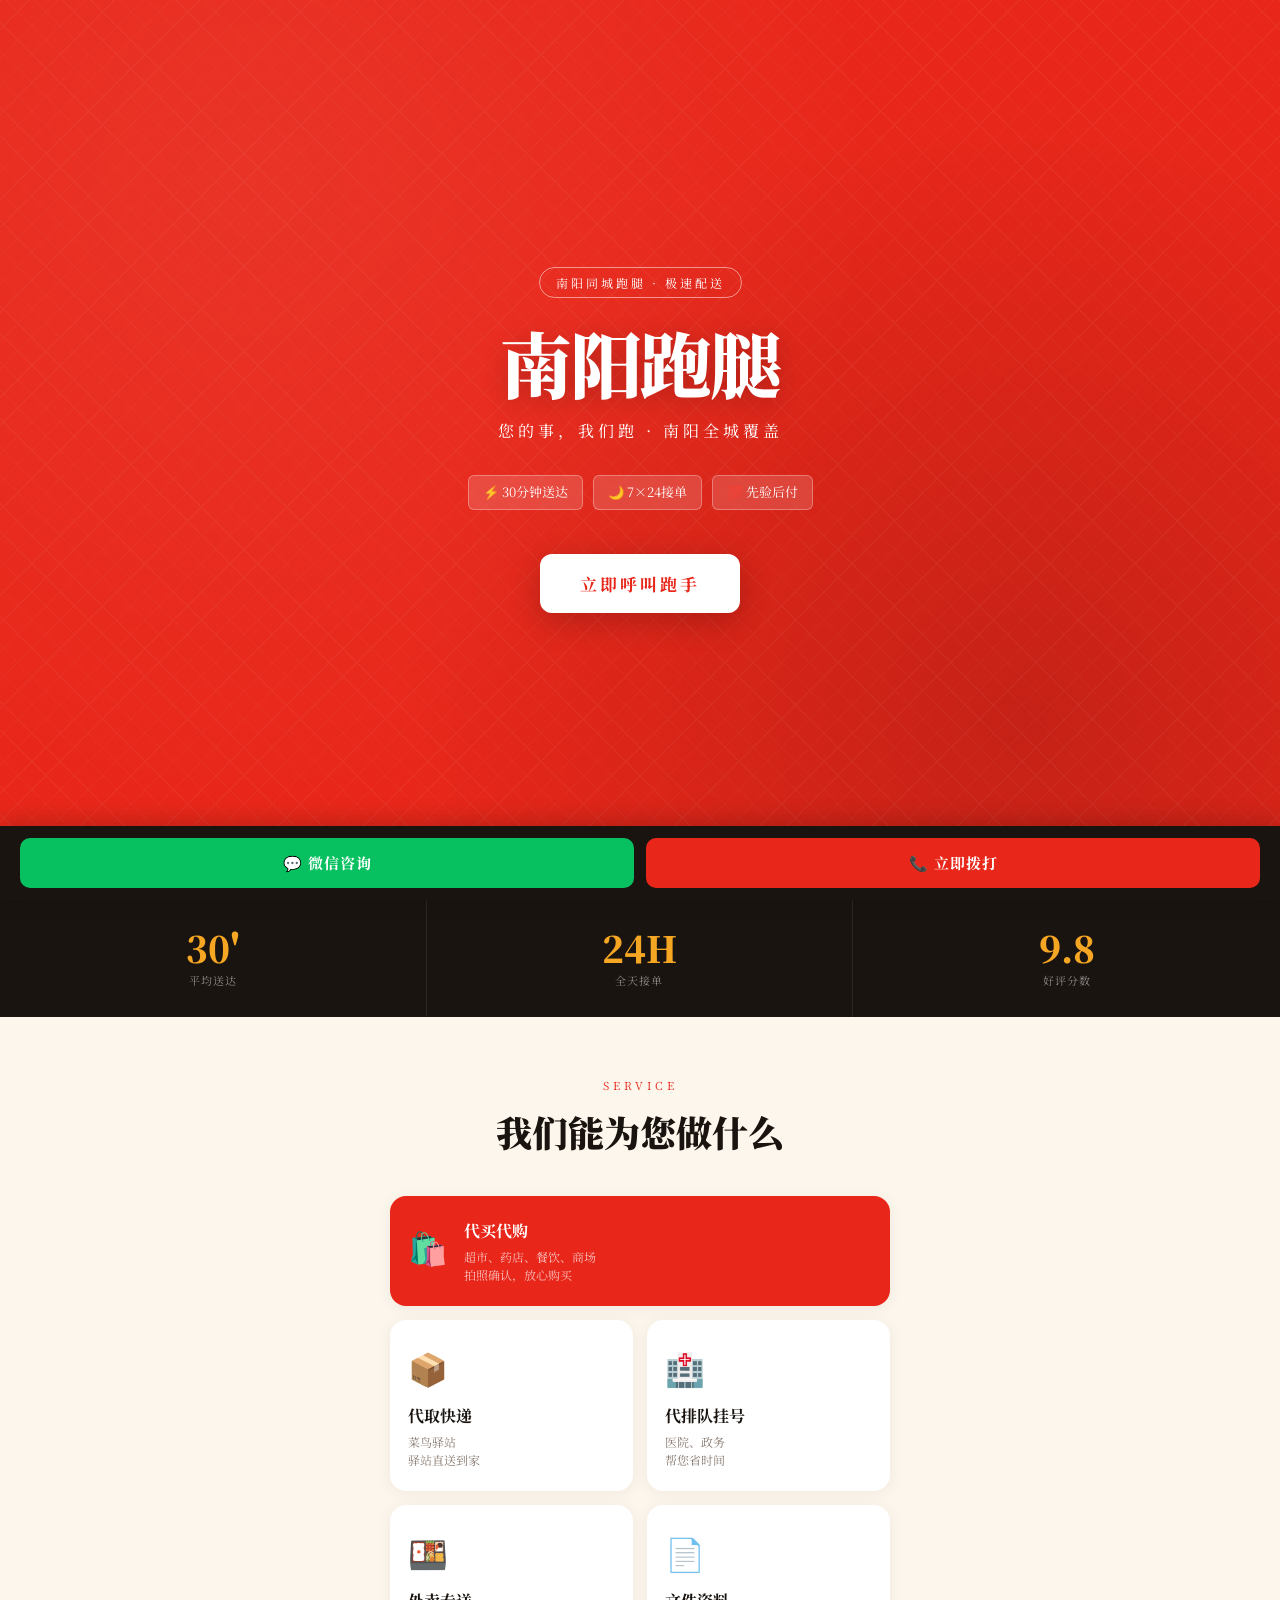
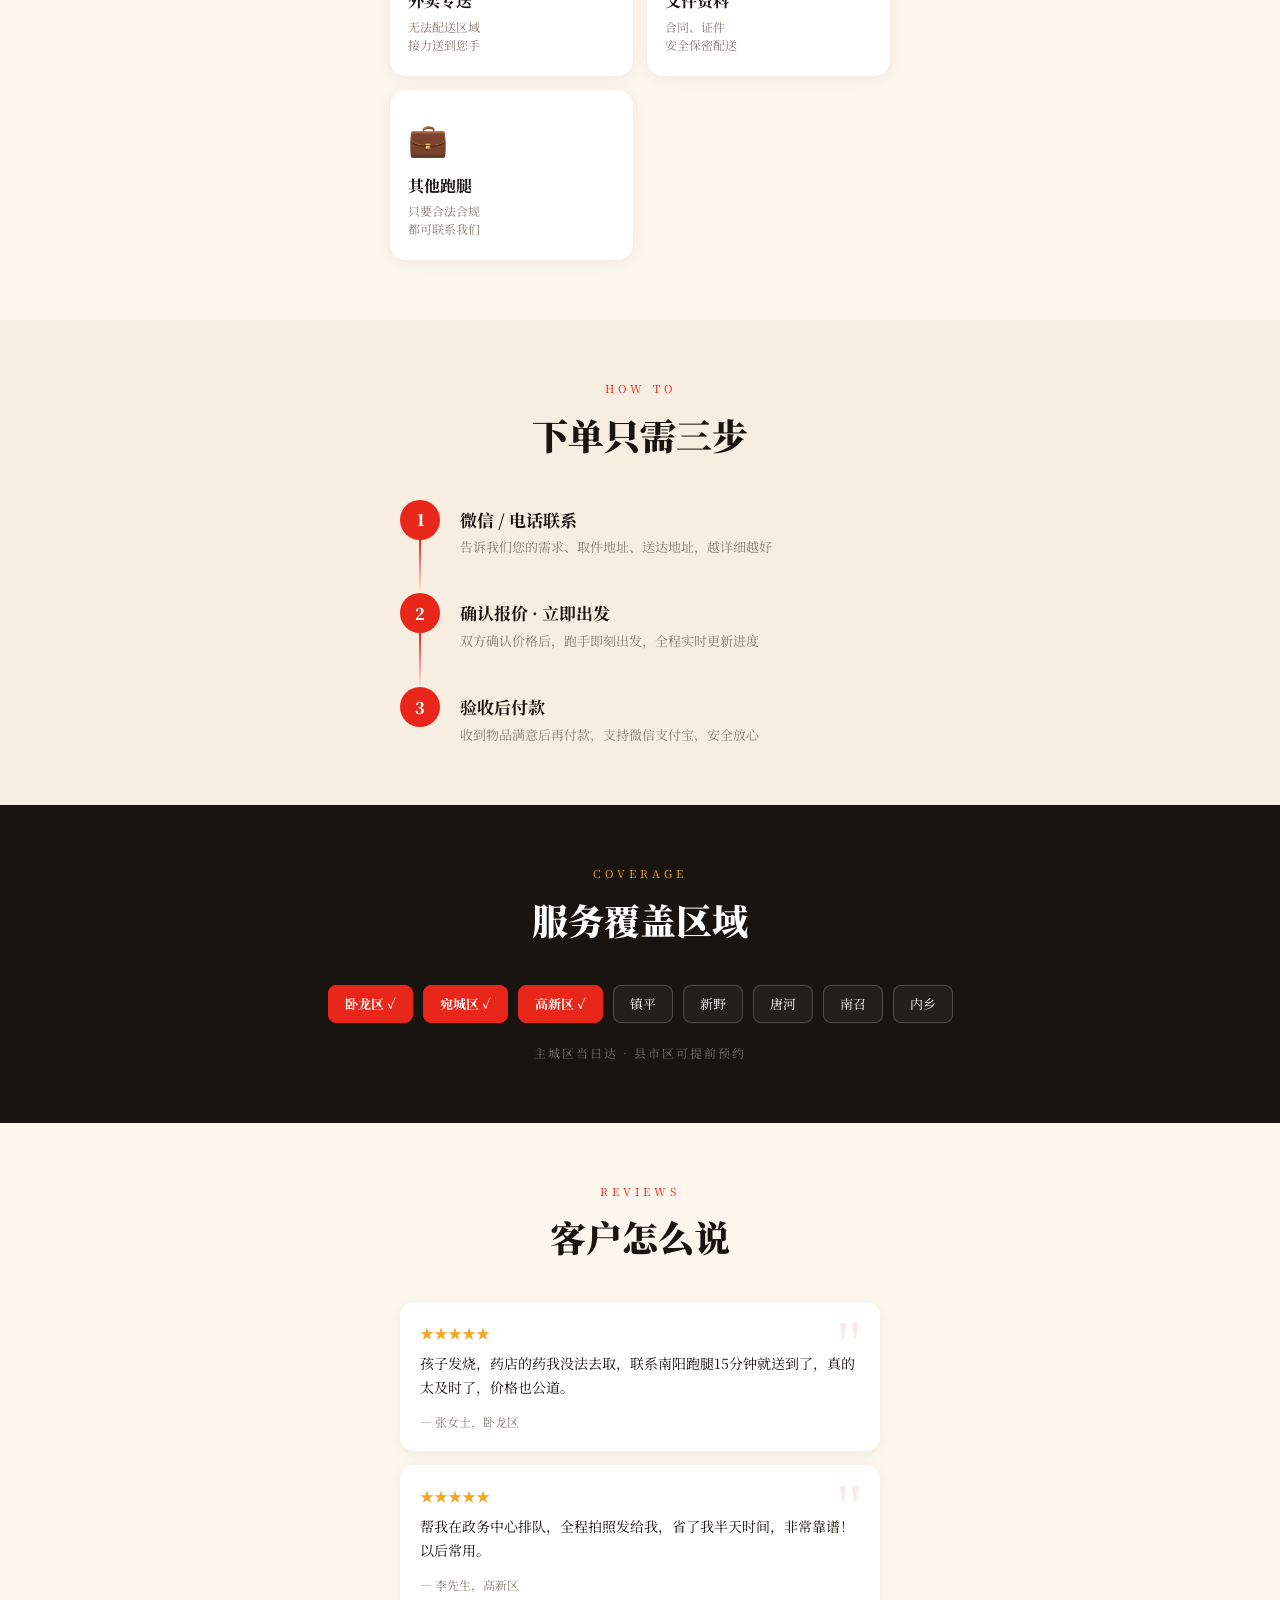
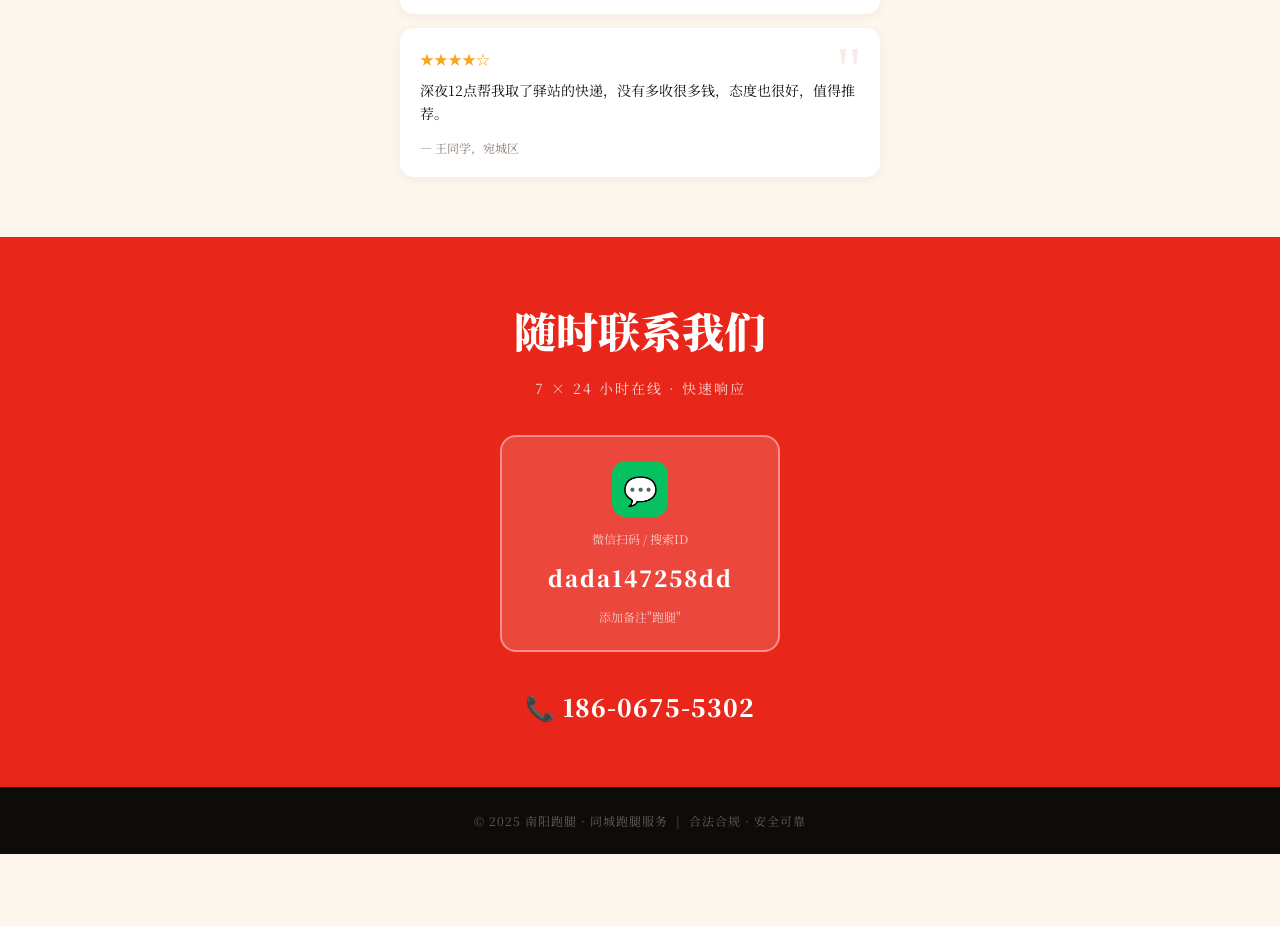
<file: index.html.html>
<!DOCTYPE html>
<html lang="zh-CN">
<head>
<meta charset="UTF-8">
<meta name="viewport" content="width=device-width, initial-scale=1.0, maximum-scale=1.0">
<title>南阳跑腿 · 同城跑腿服务</title>
<meta name="description" content="南阳本地跑腿服务，代买代送代排队，30分钟到达，7×24小时接单">
<style>
  @import url('https://fonts.googleapis.com/css2?family=Noto+Serif+SC:wght@400;700;900&display=swap');
 
  :root {
    --red: #e8271a;
    --red-dark: #b51e14;
    --gold: #f5a623;
    --ink: #1a1410;
    --paper: #fdf6ec;
    --paper2: #f7ede0;
    --gray: #8a7c72;
    --light: #fff9f3;
  }
 
  * { margin: 0; padding: 0; box-sizing: border-box; }
 
  body {
    background: var(--paper);
    color: var(--ink);
    font-family: 'Noto Serif SC', 'Songti SC', 'SimSun', serif;
    line-height: 1.6;
    overflow-x: hidden;
  }
 
  /* ─── HERO ─── */
  .hero {
    background: var(--red);
    color: #fff;
    min-height: 100svh;
    display: flex;
    flex-direction: column;
    align-items: center;
    justify-content: center;
    position: relative;
    overflow: hidden;
    padding: 40px 24px 60px;
    text-align: center;
  }
 
  .hero::before {
    content: '';
    position: absolute;
    inset: 0;
    background:
      radial-gradient(circle at 20% 20%, rgba(255,255,255,0.06) 0%, transparent 50%),
      radial-gradient(circle at 80% 80%, rgba(0,0,0,0.15) 0%, transparent 50%);
  }
 
  .hero-pattern {
    position: absolute;
    inset: 0;
    opacity: 0.04;
    background-image: repeating-linear-gradient(
      45deg,
      #fff 0px, #fff 1px,
      transparent 1px, transparent 20px
    ), repeating-linear-gradient(
      -45deg,
      #fff 0px, #fff 1px,
      transparent 1px, transparent 20px
    );
  }
 
  .badge {
    display: inline-block;
    border: 1.5px solid rgba(255,255,255,0.5);
    border-radius: 999px;
    padding: 5px 16px;
    font-size: 12px;
    letter-spacing: 3px;
    margin-bottom: 28px;
    position: relative;
    animation: fadeDown 0.6s ease both;
  }
 
  .hero-title {
    font-size: clamp(32px, 11vw, 72px);
    font-weight: 900;
    letter-spacing: -2px;
    line-height: 1;
    position: relative;
    animation: fadeDown 0.6s 0.1s ease both;
    text-shadow: 0 4px 24px rgba(0,0,0,0.2);
  }
 
  .hero-sub {
    font-size: clamp(13px, 3.5vw, 16px);
    margin-top: 20px;
    opacity: 0.85;
    letter-spacing: 4px;
    position: relative;
    animation: fadeDown 0.6s 0.2s ease both;
  }
 
  .hero-tags {
    display: flex;
    flex-wrap: wrap;
    gap: 10px;
    justify-content: center;
    margin-top: 32px;
    position: relative;
    animation: fadeDown 0.6s 0.3s ease both;
  }
 
  .hero-tag {
    background: rgba(255,255,255,0.15);
    border: 1px solid rgba(255,255,255,0.3);
    border-radius: 6px;
    padding: 6px 14px;
    font-size: 13px;
    backdrop-filter: blur(4px);
  }
 
  .hero-cta {
    margin-top: 44px;
    position: relative;
    animation: fadeDown 0.6s 0.4s ease both;
  }
 
  .btn-primary {
    display: inline-block;
    background: #fff;
    color: var(--red);
    font-size: 17px;
    font-weight: 700;
    padding: 16px 40px;
    border-radius: 12px;
    text-decoration: none;
    letter-spacing: 3px;
    box-shadow: 0 8px 32px rgba(0,0,0,0.2);
    transition: transform 0.15s, box-shadow 0.15s;
    font-family: inherit;
    cursor: pointer;
    border: none;
  }
 
  .btn-primary:active { transform: scale(0.97); box-shadow: 0 4px 16px rgba(0,0,0,0.15); }
 
  .scroll-hint {
    position: absolute;
    bottom: 24px;
    left: 50%;
    transform: translateX(-50%);
    display: flex;
    flex-direction: column;
    align-items: center;
    gap: 6px;
    opacity: 0.5;
    font-size: 11px;
    letter-spacing: 2px;
    animation: bounce 2s infinite;
  }
 
  .scroll-hint svg { width: 18px; height: 18px; }
 
  /* ─── STATS ─── */
  .stats {
    background: var(--ink);
    color: #fff;
    display: grid;
    grid-template-columns: repeat(3, 1fr);
    text-align: center;
  }
 
  .stat {
    padding: 28px 8px;
    border-right: 1px solid rgba(255,255,255,0.08);
  }
 
  .stat:last-child { border-right: none; }
 
  .stat-num {
    font-size: clamp(24px, 7vw, 36px);
    font-weight: 900;
    color: var(--gold);
    display: block;
    line-height: 1.1;
  }
 
  .stat-label {
    font-size: 11px;
    opacity: 0.5;
    letter-spacing: 1px;
    margin-top: 4px;
    display: block;
  }
 
  /* ─── SERVICES ─── */
  .section {
    padding: 60px 24px;
  }
 
  .section-title {
    font-size: 11px;
    letter-spacing: 4px;
    color: var(--red);
    text-align: center;
    margin-bottom: 8px;
  }
 
  .section-heading {
    font-size: clamp(26px, 7vw, 36px);
    font-weight: 900;
    text-align: center;
    margin-bottom: 36px;
  }
 
  .services-grid {
    display: grid;
    grid-template-columns: repeat(2, 1fr);
    gap: 14px;
    max-width: 500px;
    margin: 0 auto;
  }
 
  .service-card {
    background: #fff;
    border-radius: 16px;
    padding: 22px 18px;
    box-shadow: 0 2px 16px rgba(0,0,0,0.06);
    position: relative;
    overflow: hidden;
    transition: transform 0.2s, box-shadow 0.2s;
  }
 
  .service-card::after {
    content: '';
    position: absolute;
    bottom: 0; left: 0; right: 0;
    height: 3px;
    background: var(--red);
    transform: scaleX(0);
    transition: transform 0.2s;
    transform-origin: left;
  }
 
  .service-card:hover { transform: translateY(-3px); box-shadow: 0 8px 28px rgba(0,0,0,0.1); }
  .service-card:hover::after { transform: scaleX(1); }
 
  .service-icon {
    font-size: 32px;
    margin-bottom: 10px;
    display: block;
  }
 
  .service-name {
    font-size: 16px;
    font-weight: 700;
    margin-bottom: 4px;
  }
 
  .service-desc {
    font-size: 12px;
    color: var(--gray);
    line-height: 1.5;
  }
 
  .service-card.featured {
    grid-column: span 2;
    display: flex;
    align-items: center;
    gap: 16px;
    background: var(--red);
    color: #fff;
  }
 
  .service-card.featured .service-desc { color: rgba(255,255,255,0.7); }
 
  /* ─── HOW IT WORKS ─── */
  .how-bg {
    background: var(--paper2);
  }
 
  .steps {
    max-width: 480px;
    margin: 0 auto;
    display: flex;
    flex-direction: column;
    gap: 0;
  }
 
  .step {
    display: flex;
    gap: 20px;
    align-items: flex-start;
    padding-bottom: 36px;
    position: relative;
  }
 
  .step::before {
    content: '';
    position: absolute;
    left: 19px;
    top: 40px;
    bottom: 0;
    width: 2px;
    background: linear-gradient(to bottom, var(--red), transparent);
  }
 
  .step:last-child::before { display: none; }
  .step:last-child { padding-bottom: 0; }
 
  .step-num {
    width: 40px;
    height: 40px;
    border-radius: 50%;
    background: var(--red);
    color: #fff;
    display: flex;
    align-items: center;
    justify-content: center;
    font-size: 16px;
    font-weight: 900;
    flex-shrink: 0;
    position: relative;
    z-index: 1;
  }
 
  .step-content { flex: 1; padding-top: 6px; }
  .step-title { font-size: 17px; font-weight: 700; margin-bottom: 4px; }
  .step-text { font-size: 13px; color: var(--gray); }
 
  /* ─── PRICING ─── */
  .pricing-grid {
    display: grid;
    grid-template-columns: 1fr;
    gap: 14px;
    max-width: 480px;
    margin: 0 auto;
  }
 
  .price-row {
    background: #fff;
    border-radius: 12px;
    padding: 18px 20px;
    display: flex;
    align-items: center;
    justify-content: space-between;
    box-shadow: 0 2px 12px rgba(0,0,0,0.05);
  }
 
  .price-label { font-size: 15px; font-weight: 700; }
  .price-sub { font-size: 12px; color: var(--gray); margin-top: 2px; }
 
  .price-amount {
    font-size: 20px;
    font-weight: 900;
    color: var(--red);
    text-align: right;
    white-space: nowrap;
  }
 
  .price-note { font-size: 11px; color: var(--gray); text-align: right; margin-top: 2px; }
 
  /* ─── COVERAGE ─── */
  .coverage-bg { background: var(--ink); color: #fff; }
 
  .area-tags {
    display: flex;
    flex-wrap: wrap;
    gap: 10px;
    justify-content: center;
    margin-top: 8px;
  }
 
  .area-tag {
    border: 1px solid rgba(255,255,255,0.2);
    border-radius: 8px;
    padding: 8px 16px;
    font-size: 13px;
    background: rgba(255,255,255,0.05);
  }
 
  .area-tag.active {
    background: var(--red);
    border-color: var(--red);
    font-weight: 700;
  }
 
  /* ─── TESTIMONIALS ─── */
  .reviews {
    display: flex;
    flex-direction: column;
    gap: 14px;
    max-width: 480px;
    margin: 0 auto;
  }
 
  .review-card {
    background: #fff;
    border-radius: 14px;
    padding: 20px;
    box-shadow: 0 2px 12px rgba(0,0,0,0.05);
    position: relative;
  }
 
  .review-card::before {
    content: '"';
    position: absolute;
    top: 10px; right: 18px;
    font-size: 64px;
    color: var(--red);
    opacity: 0.1;
    font-family: serif;
    line-height: 1;
  }
 
  .review-text { font-size: 14px; line-height: 1.7; color: var(--ink); }
  .review-author { margin-top: 12px; font-size: 12px; color: var(--gray); }
  .review-stars { color: var(--gold); font-size: 14px; margin-bottom: 8px; }
 
  /* ─── CTA BOTTOM ─── */
  .cta-bottom {
    background: var(--red);
    color: #fff;
    padding: 60px 24px;
    text-align: center;
  }
 
  .cta-bottom h2 {
    font-size: clamp(28px, 8vw, 42px);
    font-weight: 900;
    margin-bottom: 12px;
  }
 
  .cta-bottom p {
    opacity: 0.8;
    font-size: 14px;
    letter-spacing: 2px;
    margin-bottom: 36px;
  }
 
  .wechat-box {
    background: rgba(255,255,255,0.15);
    border: 2px solid rgba(255,255,255,0.4);
    border-radius: 16px;
    padding: 24px;
    display: inline-flex;
    flex-direction: column;
    align-items: center;
    gap: 12px;
    backdrop-filter: blur(8px);
    max-width: 280px;
    width: 100%;
  }
 
  .wechat-icon {
    width: 56px;
    height: 56px;
    background: #07c160;
    border-radius: 14px;
    display: flex;
    align-items: center;
    justify-content: center;
    font-size: 28px;
  }
 
  .wechat-id {
    font-size: 22px;
    font-weight: 900;
    letter-spacing: 2px;
  }
 
  .wechat-hint { font-size: 12px; opacity: 0.7; }
 
  .phone-link {
    display: flex;
    align-items: center;
    gap: 8px;
    margin-top: 20px;
    font-size: 24px;
    font-weight: 900;
    color: #fff;
    text-decoration: none;
    letter-spacing: 1px;
  }
 
  /* ─── FOOTER ─── */
  footer {
    background: #0e0c0a;
    color: rgba(255,255,255,0.35);
    text-align: center;
    padding: 24px;
    font-size: 12px;
    letter-spacing: 1px;
  }
 
  /* ─── STICKY BAR ─── */
  .sticky-bar {
    position: fixed;
    bottom: 0; left: 0; right: 0;
    background: var(--ink);
    padding: 12px 20px;
    display: flex;
    gap: 12px;
    z-index: 100;
    box-shadow: 0 -4px 24px rgba(0,0,0,0.2);
  }
 
  .sticky-bar a {
    flex: 1;
    display: flex;
    align-items: center;
    justify-content: center;
    gap: 6px;
    padding: 13px;
    border-radius: 10px;
    font-size: 15px;
    font-weight: 700;
    text-decoration: none;
    letter-spacing: 1px;
    font-family: inherit;
  }
 
  .sticky-wechat {
    background: #07c160;
    color: #fff;
  }
 
  .sticky-call {
    background: var(--red);
    color: #fff;
  }
 
  /* ─── ANIMATIONS ─── */
  @keyframes fadeDown {
    from { opacity: 0; transform: translateY(-20px); }
    to { opacity: 1; transform: translateY(0); }
  }
 
  @keyframes bounce {
    0%, 100% { transform: translateX(-50%) translateY(0); }
    50% { transform: translateX(-50%) translateY(6px); }
  }
 
  .fade-in {
    opacity: 0;
    transform: translateY(24px);
    transition: opacity 0.5s ease, transform 0.5s ease;
  }
 
  .fade-in.visible {
    opacity: 1;
    transform: none;
  }
 
  /* bottom padding for sticky bar */
  .content-wrap { padding-bottom: 72px; }
 
  /* ─── SECTION DIVIDER ─── */
  .divider {
    display: flex;
    align-items: center;
    gap: 12px;
    max-width: 300px;
    margin: 0 auto 32px;
    opacity: 0.2;
  }
  .divider-line { flex: 1; height: 1px; background: var(--ink); }
  .divider-dot { width: 6px; height: 6px; border-radius: 50%; background: var(--red); opacity: 1; }
</style>
</head>
<body>
<div class="content-wrap">
 
  <!-- HERO -->
  <section class="hero">
    <div class="hero-pattern"></div>
    <div class="badge">南阳同城跑腿 · 极速配送</div>
    <h1 class="hero-title">南阳跑腿</h1>
    <p class="hero-sub">您的事，我们跑 · 南阳全城覆盖</p>
    <div class="hero-tags">
      <span class="hero-tag">⚡ 30分钟送达</span>
      <span class="hero-tag">🌙 7×24接单</span>
      <span class="hero-tag">💯 先验后付</span>
    </div>
    <div class="hero-cta">
      <a href="tel:+8618606755302" class="btn-primary">立即呼叫跑手</a>
    </div>
    <div class="scroll-hint">
      <span>了解更多</span>
      <svg viewBox="0 0 24 24" fill="none" stroke="currentColor" stroke-width="2">
        <path d="M6 9l6 6 6-6"/>
      </svg>
    </div>
  </section>
 
  <!-- STATS -->
  <div class="stats">
    <div class="stat">
      <span class="stat-num">30'</span>
      <span class="stat-label">平均送达</span>
    </div>
    <div class="stat">
      <span class="stat-num">24H</span>
      <span class="stat-label">全天接单</span>
    </div>
    <div class="stat">
      <span class="stat-num">9.8</span>
      <span class="stat-label">好评分数</span>
    </div>
  </div>
 
  <!-- SERVICES -->
  <section class="section">
    <p class="section-title">SERVICE</p>
    <h2 class="section-heading">我们能为您做什么</h2>
 
    <div class="services-grid">
      <div class="service-card featured fade-in">
        <span class="service-icon">🛍️</span>
        <div>
          <div class="service-name">代买代购</div>
          <div class="service-desc">超市、药店、餐饮、商场<br>拍照确认，放心购买</div>
        </div>
      </div>
 
      <div class="service-card fade-in">
        <span class="service-icon">📦</span>
        <div class="service-name">代取快递</div>
        <div class="service-desc">菜鸟驿站<br>驿站直送到家</div>
      </div>
 
      <div class="service-card fade-in">
        <span class="service-icon">🏥</span>
        <div class="service-name">代排队挂号</div>
        <div class="service-desc">医院、政务<br>帮您省时间</div>
      </div>
 
      <div class="service-card fade-in">
        <span class="service-icon">🍱</span>
        <div class="service-name">外卖专送</div>
        <div class="service-desc">无法配送区域<br>接力送到您手</div>
      </div>
 
      <div class="service-card fade-in">
        <span class="service-icon">📄</span>
        <div class="service-name">文件资料</div>
        <div class="service-desc">合同、证件<br>安全保密配送</div>
      </div>
 
      <div class="service-card fade-in">
        <span class="service-icon">💼</span>
        <div class="service-name">其他跑腿</div>
        <div class="service-desc">只要合法合规<br>都可联系我们</div>
      </div>
    </div>
  </section>
 
  <!-- HOW IT WORKS -->
  <section class="section how-bg">
    <p class="section-title">HOW TO</p>
    <h2 class="section-heading">下单只需三步</h2>
 
    <div class="steps">
      <div class="step fade-in">
        <div class="step-num">1</div>
        <div class="step-content">
          <div class="step-title">微信 / 电话联系</div>
          <div class="step-text">告诉我们您的需求、取件地址、送达地址，越详细越好</div>
        </div>
      </div>
      <div class="step fade-in">
        <div class="step-num">2</div>
        <div class="step-content">
          <div class="step-title">确认报价 · 立即出发</div>
          <div class="step-text">双方确认价格后，跑手即刻出发，全程实时更新进度</div>
        </div>
      </div>
      <div class="step fade-in">
        <div class="step-num">3</div>
        <div class="step-content">
          <div class="step-title">验收后付款</div>
          <div class="step-text">收到物品满意后再付款，支持微信支付宝，安全放心</div>
        </div>
      </div>
    </div>
  </section>
 
  <!-- COVERAGE -->
  <section class="section coverage-bg">
    <p class="section-title" style="color:var(--gold)">COVERAGE</p>
    <h2 class="section-heading" style="color:#fff">服务覆盖区域</h2>
 
    <div class="area-tags fade-in">
      <span class="area-tag active">卧龙区 ✓</span>
      <span class="area-tag active">宛城区 ✓</span>
      <span class="area-tag active">高新区 ✓</span>
      <span class="area-tag">镇平</span>
      <span class="area-tag">新野</span>
      <span class="area-tag">唐河</span>
      <span class="area-tag">南召</span>
      <span class="area-tag">内乡</span>
    </div>
 
    <p style="text-align:center; margin-top:20px; font-size:12px; color:rgba(255,255,255,0.4); letter-spacing:2px;">
      主城区当日达 · 县市区可提前预约
    </p>
  </section>
 
  <!-- REVIEWS -->
  <section class="section">
    <p class="section-title">REVIEWS</p>
    <h2 class="section-heading">客户怎么说</h2>
 
    <div class="reviews">
      <div class="review-card fade-in">
        <div class="review-stars">★★★★★</div>
        <div class="review-text">孩子发烧，药店的药我没法去取，联系南阳跑腿15分钟就送到了，真的太及时了，价格也公道。</div>
        <div class="review-author">— 张女士，卧龙区</div>
      </div>
 
      <div class="review-card fade-in">
        <div class="review-stars">★★★★★</div>
        <div class="review-text">帮我在政务中心排队，全程拍照发给我，省了我半天时间，非常靠谱！以后常用。</div>
        <div class="review-author">— 李先生，高新区</div>
      </div>
 
      <div class="review-card fade-in">
        <div class="review-stars">★★★★☆</div>
        <div class="review-text">深夜12点帮我取了驿站的快递，没有多收很多钱，态度也很好，值得推荐。</div>
        <div class="review-author">— 王同学，宛城区</div>
      </div>
    </div>
  </section>
 
  <!-- CTA BOTTOM -->
  <section class="cta-bottom">
    <h2>随时联系我们</h2>
    <p>7 × 24 小时在线 · 快速响应</p>
 
    <div style="display:flex; flex-direction:column; align-items:center; gap:16px;">
      <div class="wechat-box">
        <div class="wechat-icon">💬</div>
        <div class="wechat-hint">微信扫码 / 搜索ID</div>
        <div class="wechat-id">dada147258dd</div>
        <div class="wechat-hint">添加备注"跑腿"</div>
      </div>
 
      <a href="tel:+8618606755302" class="phone-link">
        📞 186-0675-5302
      </a>
    </div>
  </section>
 
  <footer>
    © 2025 南阳跑腿 · 同城跑腿服务 &nbsp;|&nbsp; 合法合规 · 安全可靠
  </footer>
 
</div>
 
<!-- STICKY BOTTOM BAR -->
<div class="sticky-bar">
  <a href="weixin://" class="sticky-wechat">💬 微信咨询</a>
  <a href="tel:+8618606755302" class="sticky-call">📞 立即拨打</a>
</div>
 
<script>
  // Intersection Observer for fade-in animations
  const observer = new IntersectionObserver((entries) => {
    entries.forEach((entry, i) => {
      if (entry.isIntersecting) {
        setTimeout(() => {
          entry.target.classList.add('visible');
        }, 60 * (entry.target.dataset.delay || 0));
        observer.unobserve(entry.target);
      }
    });
  }, { threshold: 0.1 });
 
  document.querySelectorAll('.fade-in').forEach((el, i) => {
    el.dataset.delay = i % 4;
    observer.observe(el);
  });
</script>
</body>
</html>
</file>
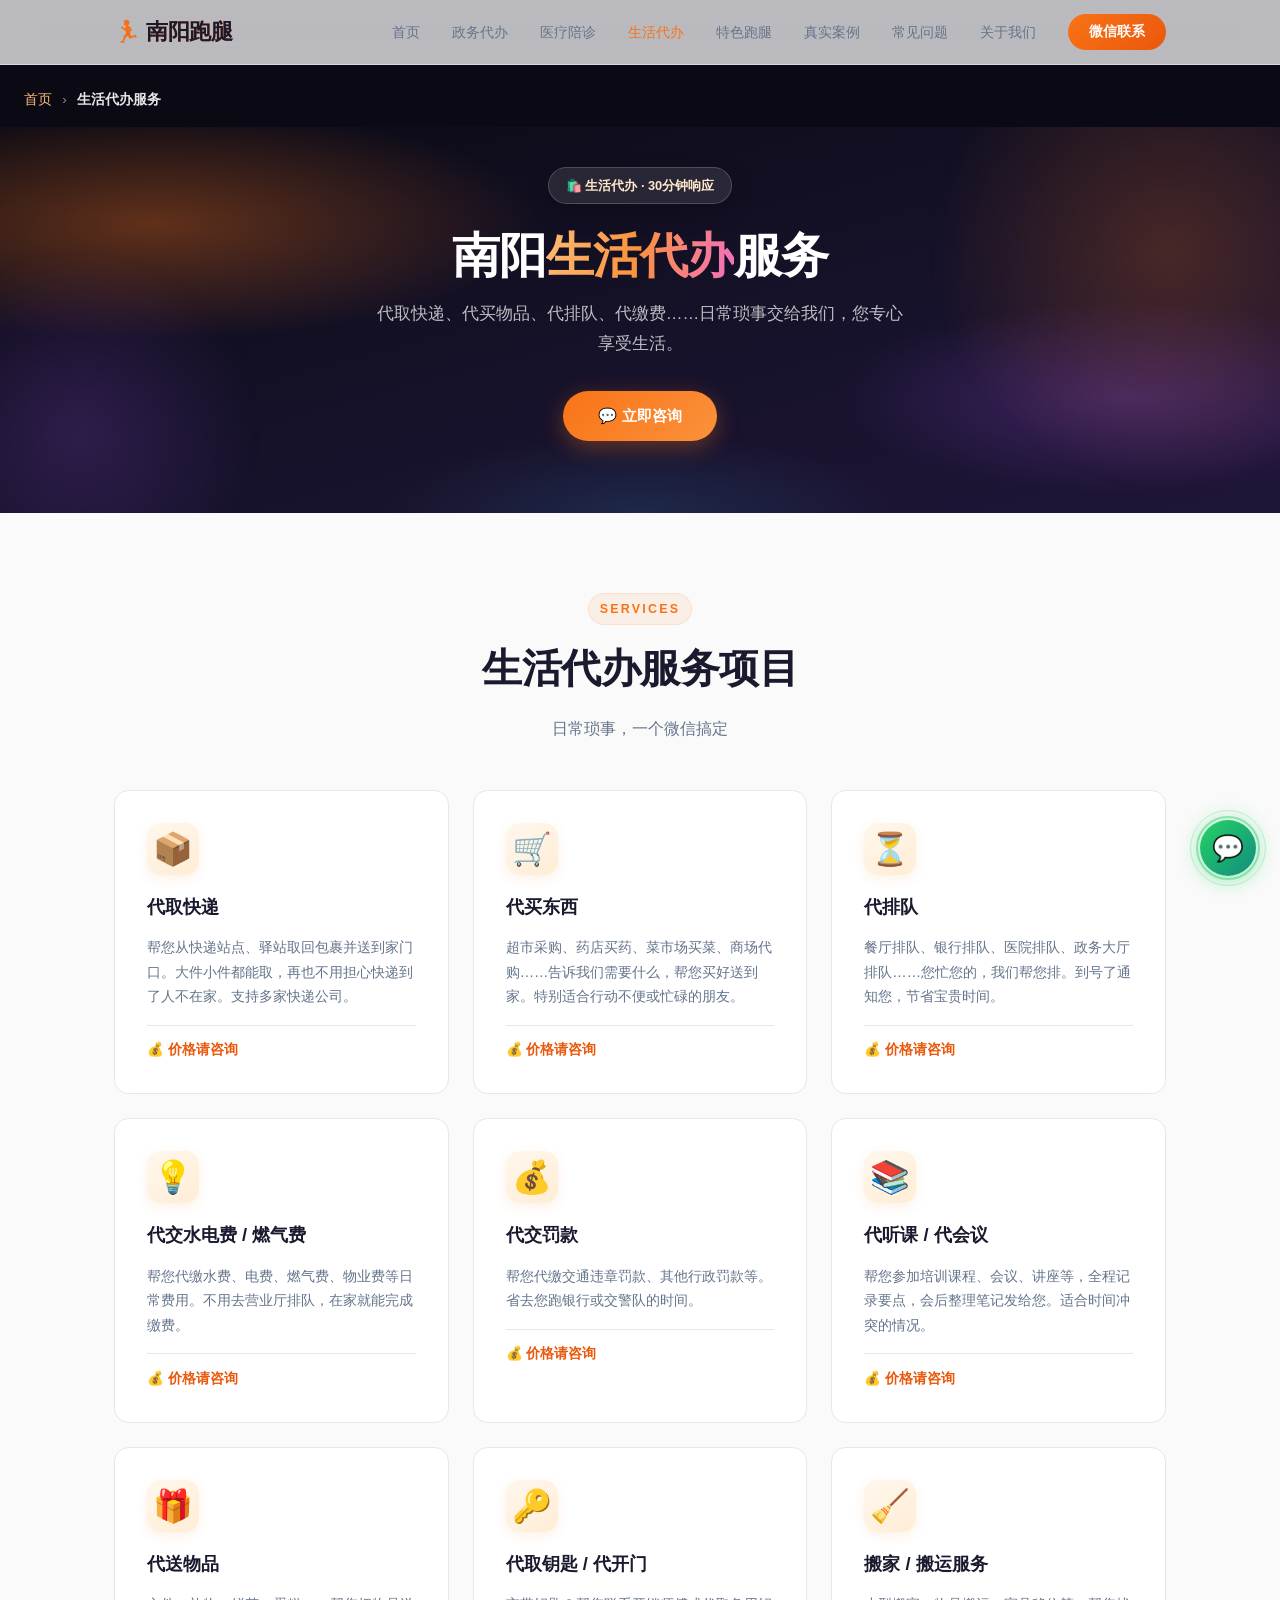
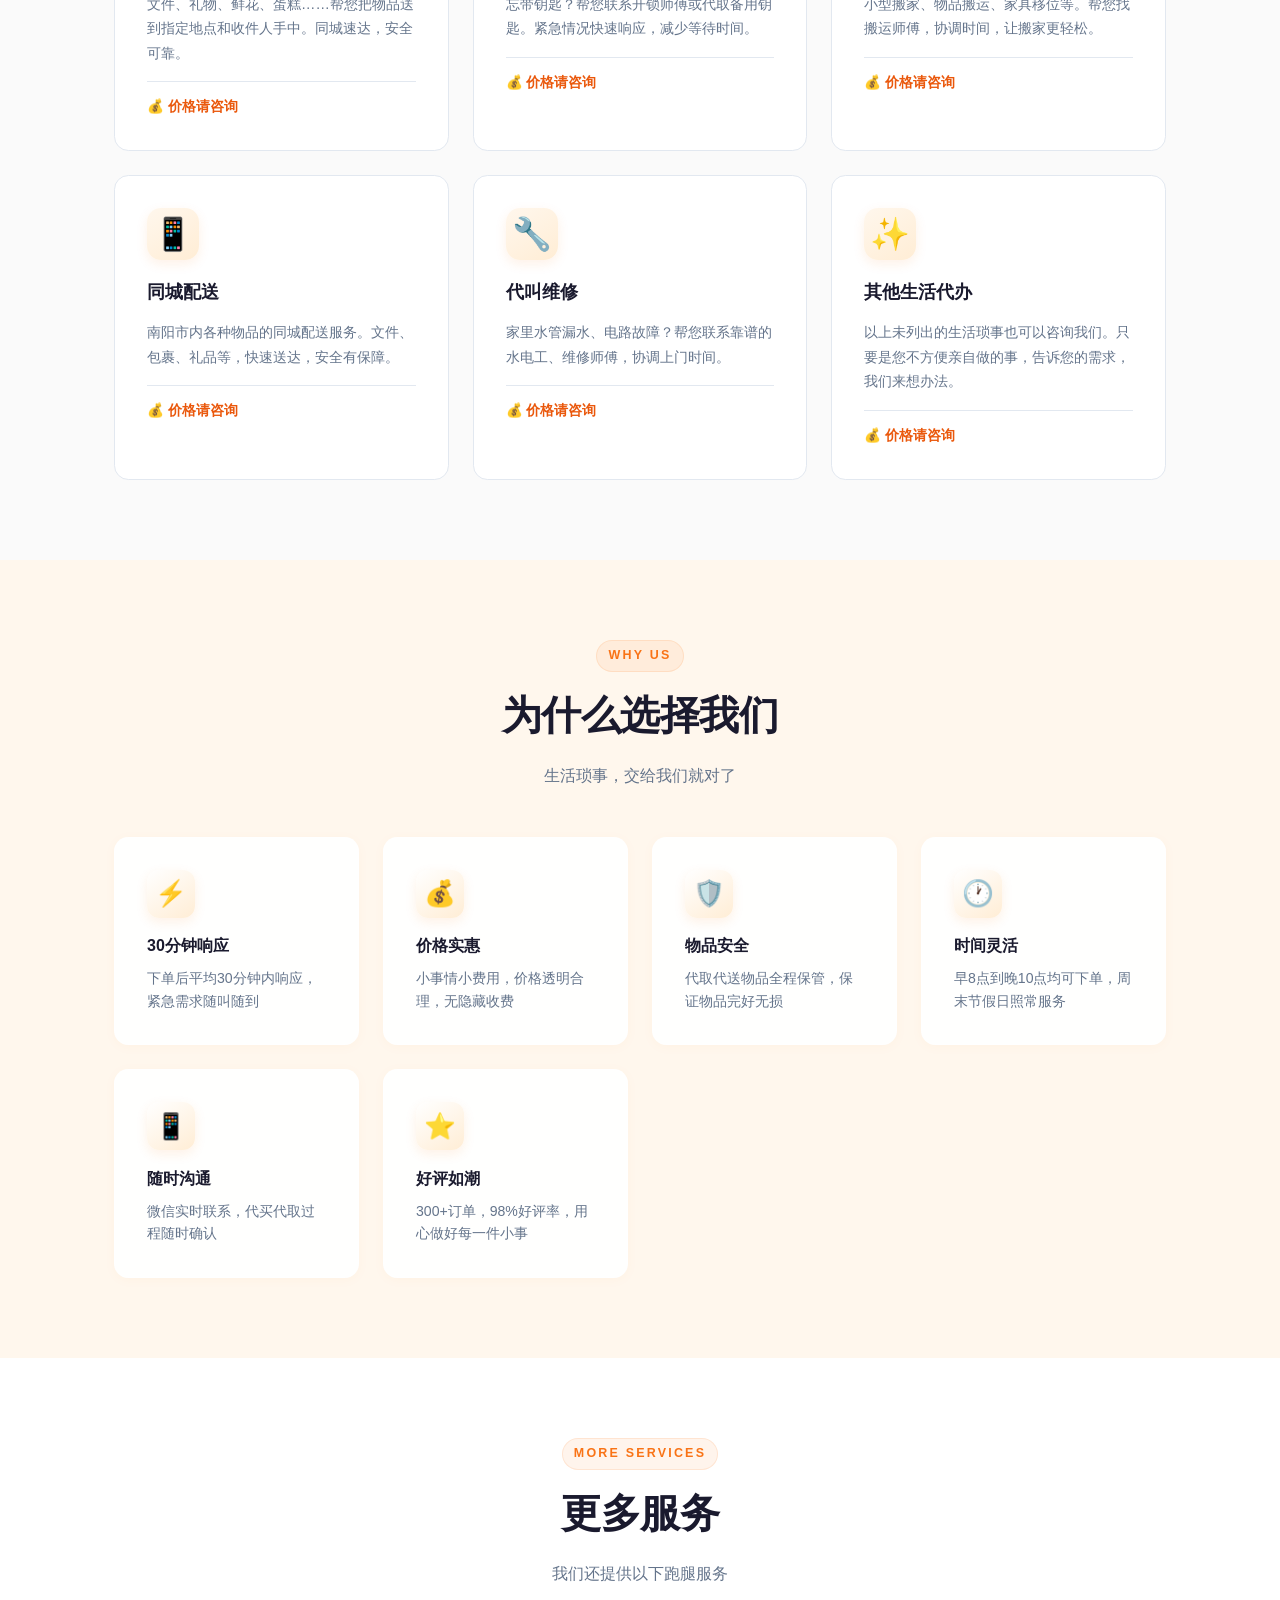
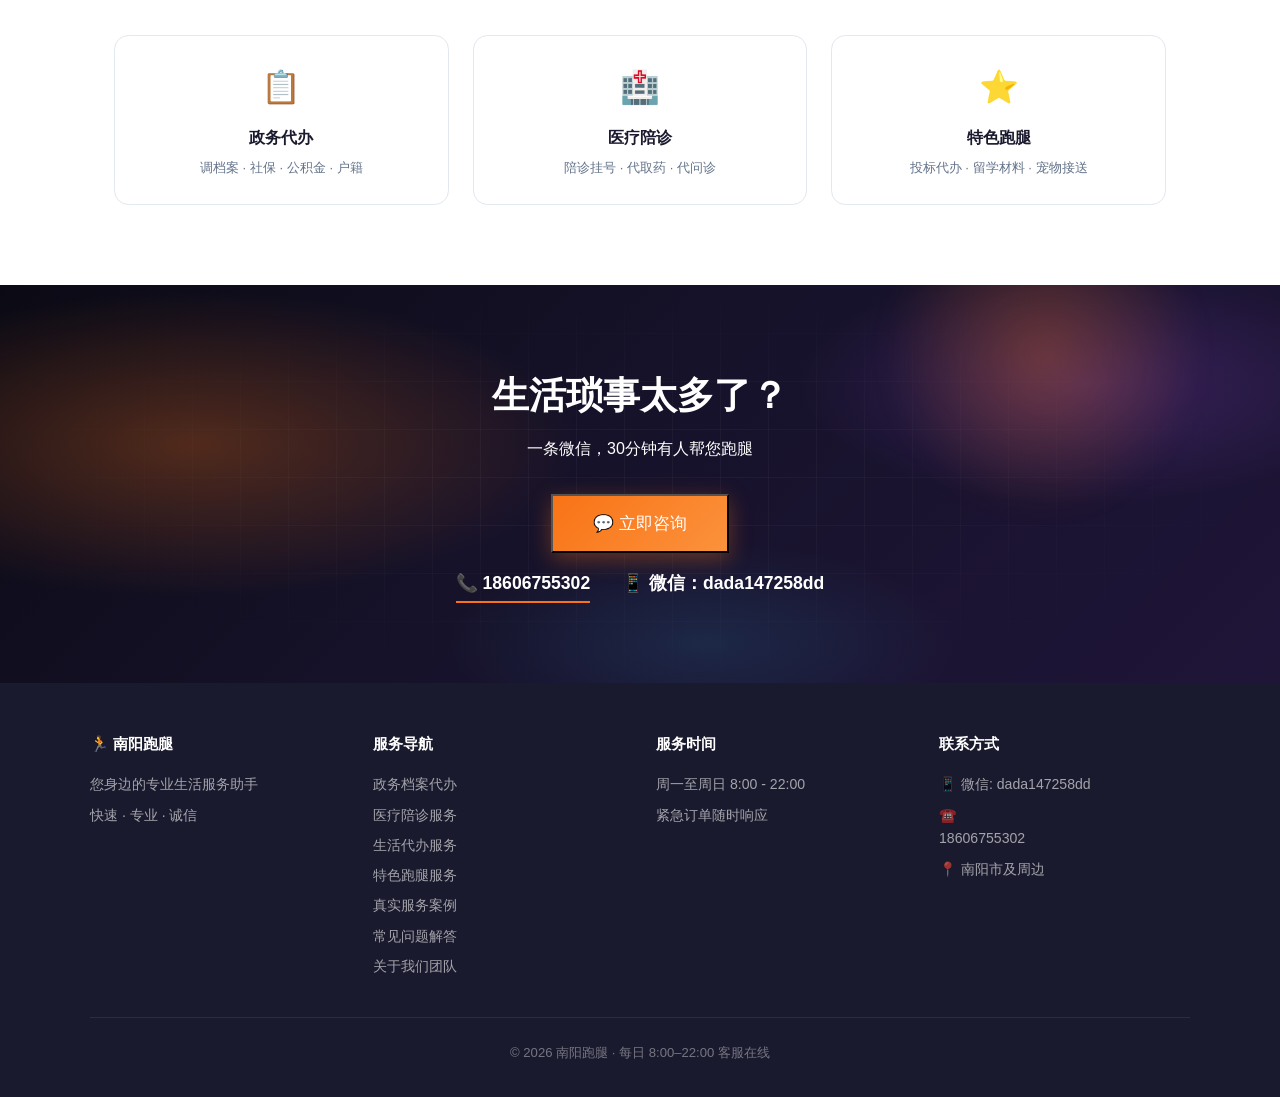
<file: shenghuo.html>
<!DOCTYPE html>
<html lang="zh-CN">
<head>
    <meta charset="UTF-8">
    <meta name="viewport" content="width=device-width, initial-scale=1.0">
    <meta name="applicable-device" content="pc,mobile">
    <meta http-equiv="Cache-Control" content="no-transform">

    <!-- ===== Primary Meta ===== -->
    <title>南阳生活代办 - 取快递·代买·代排队 | 南阳跑腿</title>
    <meta name="description" content="南阳跑腿提供生活代办服务，代取快递、代买物品、代排队、代交水电费、搬家服务等。30分钟快速响应。电话：18606755302">
    <meta name="keywords" content="南阳代取快递,南阳代买,南阳代排队,南阳生活跑腿,南阳同城配送">
    <meta name="robots" content="index, follow">
    <link rel="canonical" href="https://nyptbb.cn/shenghuo">

    <!-- ===== Open Graph ===== -->
    <meta property="og:type" content="website">
    <meta property="og:title" content="南阳生活代办 - 取快递·代买·代排队 | 南阳跑腿">
    <meta property="og:description" content="南阳跑腿提供生活代办服务，代取快递、代买物品、代排队、代交水电费等。">
    <meta property="og:url" content="https://nyptbb.cn/shenghuo">
    <meta property="og:image" content="https://nyptbb.cn/share.jpg">
    <meta property="og:locale" content="zh_CN">
    <meta property="og:site_name" content="南阳跑腿">

    <!-- ===== Twitter Card ===== -->
    <meta name="twitter:card" content="summary">
    <meta name="twitter:title" content="南阳生活代办 - 取快递·代买·代排队 | 南阳跑腿">
    <meta name="twitter:description" content="南阳跑腿提供生活代办服务，代取快递、代买物品、代排队、代交水电费等。">

    <!-- ===== Baidu (百度站长) ===== -->
    <meta name="baidu-site-verification" content="codeva-Njb9T4paHS">
    <meta name="baidu-site-verification" content="code-dM54Fl8tbn">

    <!-- ===== Preconnect for Speed ===== -->
    <link rel="dns-prefetch" href="https://nyptbb.cn">
    <!-- ===== Favicon & App Icons ===== -->
    <link rel="icon" href="/favicon.ico" sizes="48x48">
    <link rel="icon" href="/favicon.svg" type="image/svg+xml">
    <link rel="icon" type="image/png" sizes="32x32" href="/favicon-32x32.png">
    <link rel="icon" type="image/png" sizes="16x16" href="/favicon-16x16.png">
    <link rel="apple-touch-icon" sizes="180x180" href="/apple-touch-icon.png">

    <!-- ===== Structured Data: BreadcrumbList ===== -->
    <script type="application/ld+json">
    {
        "@context": "https://schema.org",
        "@type": "BreadcrumbList",
        "itemListElement": [
            { "@type": "ListItem", "position": 1, "name": "南阳跑腿", "item": "https://nyptbb.cn/" },
            { "@type": "ListItem", "position": 2, "name": "生活代办服务", "item": "https://nyptbb.cn/shenghuo" }
        ]
    }
    </script>

    <!-- ===== Structured Data: Service ===== -->
    <script type="application/ld+json">
    {
        "@context": "https://schema.org",
        "@type": "Service",
        "name": "南阳生活代办服务",
        "description": "南阳跑腿提供生活代办服务，代取快递、代买物品、代排队、代交水电费等。",
        "url": "https://nyptbb.cn/shenghuo",
        "provider": {
            "@type": "LocalBusiness",
            "name": "南阳跑腿",
            "telephone": "18606755302",
            "areaServed": { "@type": "City", "name": "南阳" }
        },
        "areaServed": { "@type": "City", "name": "南阳" },
        "serviceType": "生活代办"
    }
    </script>
    <link rel="stylesheet" href="assets/css/common.css">
    <link rel="stylesheet" href="assets/css/service.css">
    <link rel="stylesheet" href="assets/css/responsive.css">
    <!-- ===== 百度统计 ===== -->
    <script src="assets/js/common.js" defer></script>
</head>
<body>

<!-- 微信分享缩略图（抓取页面首张>=300x300 图片；不在视觉上显示） -->
<img src="share.jpg" alt="南阳生活代办 - 南阳跑腿" width="500" height="500" style="position:absolute;left:-9999px;top:0" aria-hidden="true">

<!-- ===== Header ===== -->
<header id="header">
    <div class="header-inner">
        <a href="./" class="logo">🏃 <span>南阳跑腿</span></a>
        <button class="nav-toggle" type="button" data-nav-toggle aria-label="菜单" aria-expanded="false" aria-controls="primary-navigation">☰</button>
        <nav class="nav-links" id="primary-navigation">
            <a href="./">首页</a>
            <a href="zhengwu">政务代办</a>
            <a href="yiliao">医疗陪诊</a>
            <a href="shenghuo" class="active">生活代办</a>
            <a href="tese">特色跑腿</a>
            <a href="anli">真实案例</a>
            <a href="wenti">常见问题</a>
            <a href="guanyu">关于我们</a>
            <button type="button" class="contact-btn" data-contact-open>微信联系</button>
        </nav>
    </div>
</header>

<!-- ===== Breadcrumb ===== -->
<div class="breadcrumb" style="padding-left:1.5rem">
    <a href="./">首页</a>
    <span>›</span>
    <strong>生活代办服务</strong>
</div>

<!-- ===== Page Hero ===== -->
<section class="page-hero">
    <div class="page-hero-content">
        <div class="page-hero-badge">🛍️ 生活代办 · 30分钟响应</div>
        <h1>南阳<span class="highlight">生活代办</span>服务</h1>
        <p>代取快递、代买物品、代排队、代缴费……日常琐事交给我们，您专心享受生活。</p>
        <button type="button" class="btn btn-primary" data-contact-open>💬 立即咨询</button>
    </div>
</section>

<!-- ===== Service Details ===== -->
<section id="services">
    <div class="container text-center">
        <div class="section-label">Services</div>
        <h2 class="section-title">生活代办服务项目</h2>
        <p class="section-subtitle mx-auto">日常琐事，一个微信搞定</p>
    </div>
    <div class="container">
        <div class="service-detail-grid">

            <div class="service-detail-card reveal">
                <span class="card-icon">📦</span>
                <h3>代取快递</h3>
                <p>帮您从快递站点、驿站取回包裹并送到家门口。大件小件都能取，再也不用担心快递到了人不在家。支持多家快递公司。</p>
                <div class="card-price">💰 价格请咨询</div>
            </div>

            <div class="service-detail-card reveal">
                <span class="card-icon">🛒</span>
                <h3>代买东西</h3>
                <p>超市采购、药店买药、菜市场买菜、商场代购……告诉我们需要什么，帮您买好送到家。特别适合行动不便或忙碌的朋友。</p>
                <div class="card-price">💰 价格请咨询</div>
            </div>

            <div class="service-detail-card reveal">
                <span class="card-icon">⏳</span>
                <h3>代排队</h3>
                <p>餐厅排队、银行排队、医院排队、政务大厅排队……您忙您的，我们帮您排。到号了通知您，节省宝贵时间。</p>
                <div class="card-price">💰 价格请咨询</div>
            </div>

            <div class="service-detail-card reveal">
                <span class="card-icon">💡</span>
                <h3>代交水电费 / 燃气费</h3>
                <p>帮您代缴水费、电费、燃气费、物业费等日常费用。不用去营业厅排队，在家就能完成缴费。</p>
                <div class="card-price">💰 价格请咨询</div>
            </div>

            <div class="service-detail-card reveal">
                <span class="card-icon">💰</span>
                <h3>代交罚款</h3>
                <p>帮您代缴交通违章罚款、其他行政罚款等。省去您跑银行或交警队的时间。</p>
                <div class="card-price">💰 价格请咨询</div>
            </div>

            <div class="service-detail-card reveal">
                <span class="card-icon">📚</span>
                <h3>代听课 / 代会议</h3>
                <p>帮您参加培训课程、会议、讲座等，全程记录要点，会后整理笔记发给您。适合时间冲突的情况。</p>
                <div class="card-price">💰 价格请咨询</div>
            </div>

            <div class="service-detail-card reveal">
                <span class="card-icon">🎁</span>
                <h3>代送物品</h3>
                <p>文件、礼物、鲜花、蛋糕……帮您把物品送到指定地点和收件人手中。同城速达，安全可靠。</p>
                <div class="card-price">💰 价格请咨询</div>
            </div>

            <div class="service-detail-card reveal">
                <span class="card-icon">🔑</span>
                <h3>代取钥匙 / 代开门</h3>
                <p>忘带钥匙？帮您联系开锁师傅或代取备用钥匙。紧急情况快速响应，减少等待时间。</p>
                <div class="card-price">💰 价格请咨询</div>
            </div>

            <div class="service-detail-card reveal">
                <span class="card-icon">🧹</span>
                <h3>搬家 / 搬运服务</h3>
                <p>小型搬家、物品搬运、家具移位等。帮您找搬运师傅，协调时间，让搬家更轻松。</p>
                <div class="card-price">💰 价格请咨询</div>
            </div>

            <div class="service-detail-card reveal">
                <span class="card-icon">📱</span>
                <h3>同城配送</h3>
                <p>南阳市内各种物品的同城配送服务。文件、包裹、礼品等，快速送达，安全有保障。</p>
                <div class="card-price">💰 价格请咨询</div>
            </div>

            <div class="service-detail-card reveal">
                <span class="card-icon">🔧</span>
                <h3>代叫维修</h3>
                <p>家里水管漏水、电路故障？帮您联系靠谱的水电工、维修师傅，协调上门时间。</p>
                <div class="card-price">💰 价格请咨询</div>
            </div>

            <div class="service-detail-card reveal">
                <span class="card-icon">✨</span>
                <h3>其他生活代办</h3>
                <p>以上未列出的生活琐事也可以咨询我们。只要是您不方便亲自做的事，告诉您的需求，我们来想办法。</p>
                <div class="card-price">💰 价格请咨询</div>
            </div>

        </div>
    </div>
</section>

<!-- ===== Why Us ===== -->
<section id="why-us">
    <div class="container text-center">
        <div class="section-label">Why Us</div>
        <h2 class="section-title">为什么选择我们</h2>
        <p class="section-subtitle mx-auto">生活琐事，交给我们就对了</p>
    </div>
    <div class="container">
        <div class="features-grid">
            <div class="feature-card reveal-left">
                <div class="feature-icon">⚡</div>
                <h4>30分钟响应</h4>
                <p>下单后平均30分钟内响应，紧急需求随叫随到</p>
            </div>
            <div class="feature-card reveal-left">
                <div class="feature-icon">💰</div>
                <h4>价格实惠</h4>
                <p>小事情小费用，价格透明合理，无隐藏收费</p>
            </div>
            <div class="feature-card reveal-left">
                <div class="feature-icon">🛡️</div>
                <h4>物品安全</h4>
                <p>代取代送物品全程保管，保证物品完好无损</p>
            </div>
            <div class="feature-card reveal-left">
                <div class="feature-icon">🕐</div>
                <h4>时间灵活</h4>
                <p>早8点到晚10点均可下单，周末节假日照常服务</p>
            </div>
            <div class="feature-card reveal-left">
                <div class="feature-icon">📱</div>
                <h4>随时沟通</h4>
                <p>微信实时联系，代买代取过程随时确认</p>
            </div>
            <div class="feature-card reveal-left">
                <div class="feature-icon">⭐</div>
                <h4>好评如潮</h4>
                <p>300+订单，98%好评率，用心做好每一件小事</p>
            </div>
        </div>
    </div>
</section>

<!-- ===== Related Services ===== -->
<section id="related">
    <div class="container text-center">
        <div class="section-label">More Services</div>
        <h2 class="section-title">更多服务</h2>
        <p class="section-subtitle mx-auto">我们还提供以下跑腿服务</p>
    </div>
    <div class="container">
        <div class="related-grid">
            <a href="zhengwu" class="related-card reveal">
                <div class="related-icon">📋</div>
                <h4>政务代办</h4>
                <p>调档案 · 社保 · 公积金 · 户籍</p>
            </a>
            <a href="yiliao" class="related-card reveal">
                <div class="related-icon">🏥</div>
                <h4>医疗陪诊</h4>
                <p>陪诊挂号 · 代取药 · 代问诊</p>
            </a>
            <a href="tese" class="related-card reveal">
                <div class="related-icon">⭐</div>
                <h4>特色跑腿</h4>
                <p>投标代办 · 留学材料 · 宠物接送</p>
            </a>
        </div>
    </div>
</section>

<!-- ===== CTA ===== -->
<section class="cta">
    <div class="container">
        <h2 class="reveal">生活琐事太多了？</h2>
        <p class="reveal">一条微信，30分钟有人帮您跑腿</p>
        <div class="reveal">
            <button type="button" class="btn btn-primary" data-contact-open style="font-size:1.05rem;padding:1rem 2.5rem">
                💬 立即咨询
            </button>
        </div>
        <div class="cta-contact reveal">
            <a href="tel:18606755302">📞 18606755302</a>
            <span>📱 微信：dada147258dd</span>
        </div>
    </div>
</section>

<!-- ===== Footer ===== -->
<footer>
    <div class="footer-grid">
        <div class="footer-col">
            <h5>🏃 南阳跑腿</h5>
            <p>您身边的专业生活服务助手</p>
            <p>快速 · 专业 · 诚信</p>
        </div>
        <div class="footer-col">
            <h5>服务导航</h5>
            <a href="zhengwu">政务档案代办</a>
            <a href="yiliao">医疗陪诊服务</a>
            <a href="shenghuo">生活代办服务</a>
            <a href="tese">特色跑腿服务</a>
            <a href="anli">真实服务案例</a>
            <a href="wenti">常见问题解答</a>
            <a href="guanyu">关于我们团队</a>
        </div>
        <div class="footer-col">
            <h5>服务时间</h5>
            <p>周一至周日 8:00 - 22:00</p>
            <p>紧急订单随时响应</p>
        </div>
        <div class="footer-col">
            <h5>联系方式</h5>
            <p>📱 微信: dada147258dd</p>
            <p>☎️ <a href="tel:18606755302" style="color:rgba(255,255,255,.6)">18606755302</a></p>
            <p>📍 南阳市及周边</p>
        </div>
    </div>
    <div class="footer-bottom">
        © 2026 南阳跑腿 · 每日 8:00–22:00 客服在线
    </div>
</footer>

<!-- ===== Contact Modal ===== -->
<div id="contactModal" class="modal" aria-hidden="true">
    <div class="modal-panel" role="dialog" aria-modal="true" aria-labelledby="contactModalTitle" aria-describedby="contactModalDesc" tabindex="-1">
        <button class="modal-close" type="button" data-contact-close aria-label="关闭联系窗口">✕</button>
        <div class="modal-icon">💬</div>
        <h3 id="contactModalTitle">联系我们</h3>
        <p class="modal-desc" id="contactModalDesc">添加微信或拨打电话，我们随时为您服务</p>
        <img src="images/wechat-qr.png" alt="微信二维码" style="width:180px;height:180px;border-radius:.6rem;margin:0 auto 1rem;display:block;border:1px solid var(--border)" onerror="this.style.display='none'">
        <div class="modal-contact">
            <div class="modal-contact-item">
                <span class="modal-contact-label">微信</span>
                <span class="modal-contact-value">dada147258dd</span>
                <button type="button" class="modal-copy-btn" data-copy="dada147258dd">复制</button>
            </div>
            <div class="modal-contact-item">
                <span class="modal-contact-label">电话</span>
                <span class="modal-contact-value">18606755302</span>
                <button type="button" class="modal-copy-btn" data-copy="18606755302">复制</button>
            </div>
        </div>
        <div class="modal-actions">
            <a href="tel:18606755302" class="btn btn-primary">📞 拨打电话</a>
            <button type="button" class="btn btn-outline" data-contact-close>稍后联系</button>
        </div>
    </div>
</div>

<!-- ===== Mobile Action Bar ===== -->
<div class="action-bar">
    <a href="tel:18606755302" class="action-call">📞 打电话</a>
    <button type="button" class="action-wx" data-contact-open>💬 微信咨询</button>
</div>

<button type="button" class="float-wx" data-contact-open aria-label="联系我们">
    💬
    <span class="float-wx-tooltip">联系跑腿</span>
</button>

<button type="button" class="back-top" data-back-top aria-label="回到顶部">↑</button>

<div class="toast" id="toast" role="status" aria-live="polite" aria-atomic="true">已复制到剪贴板</div>
</body>
</html>
</file>
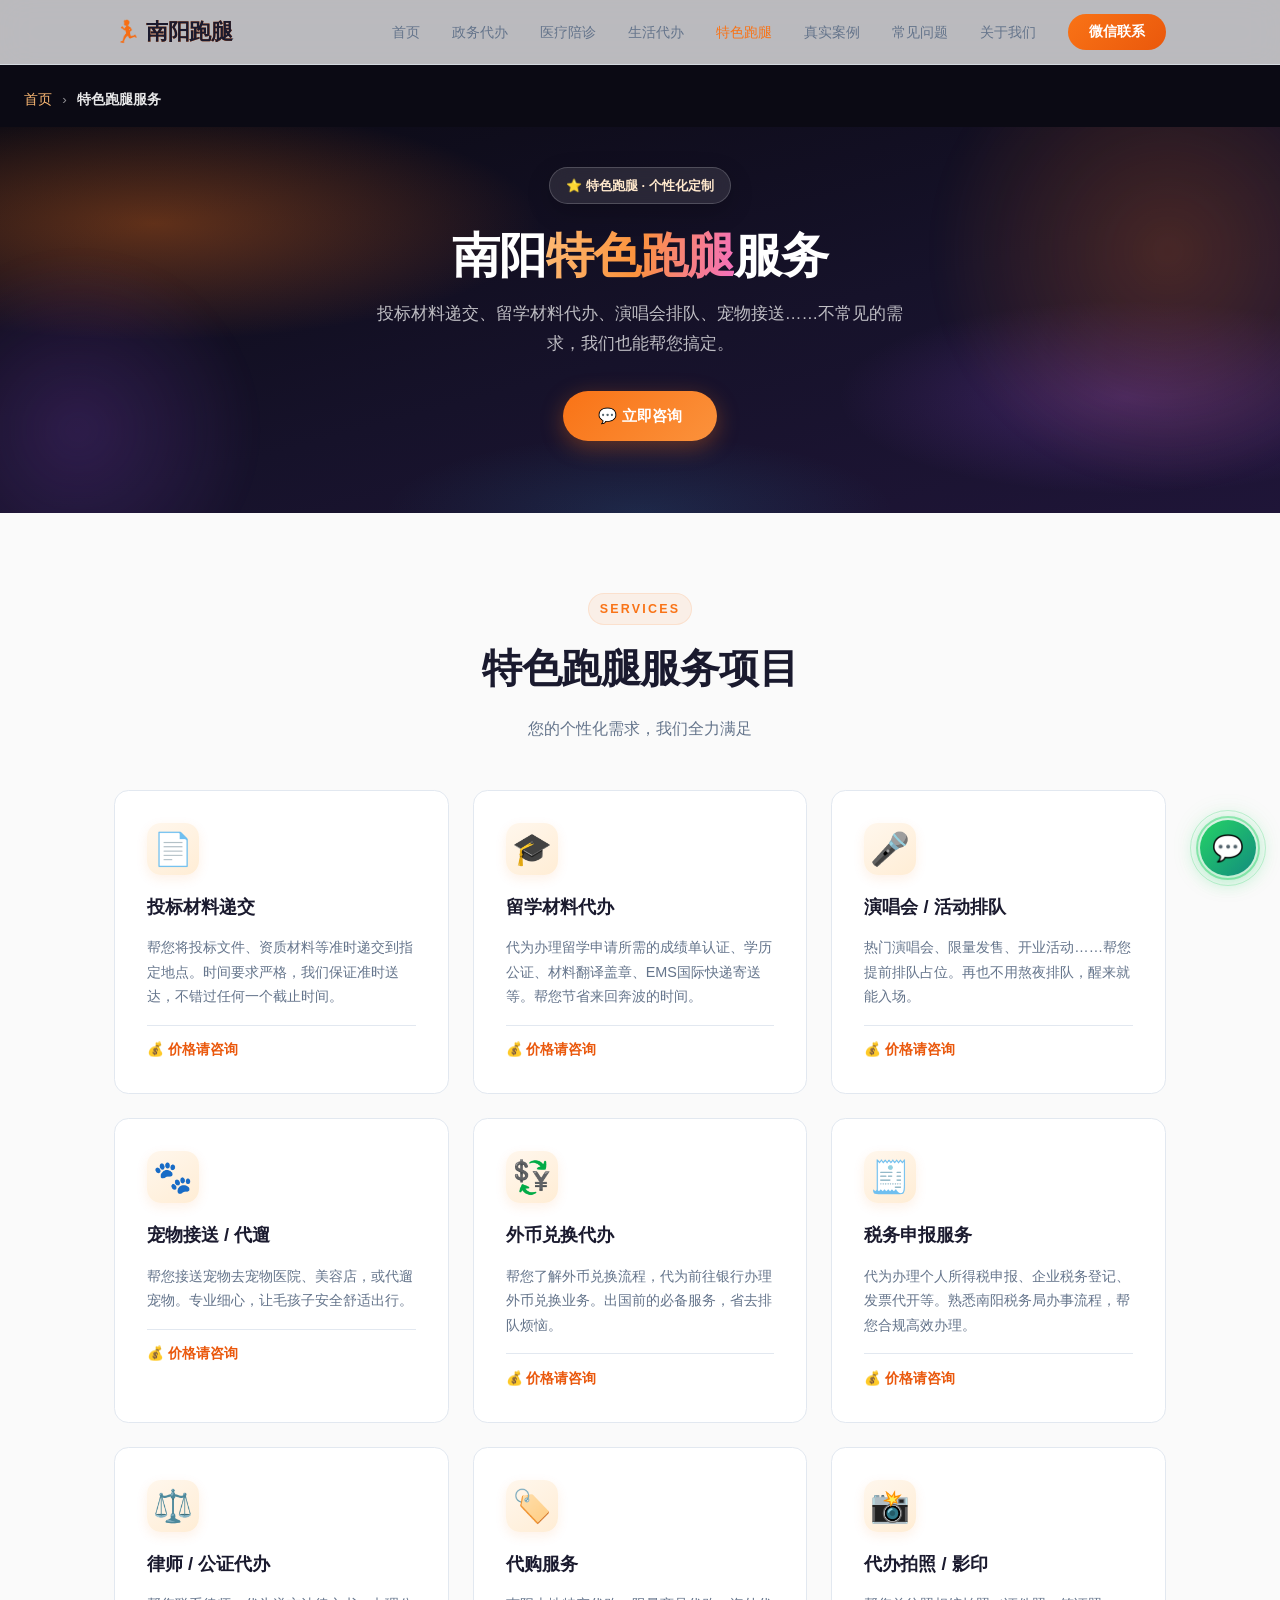
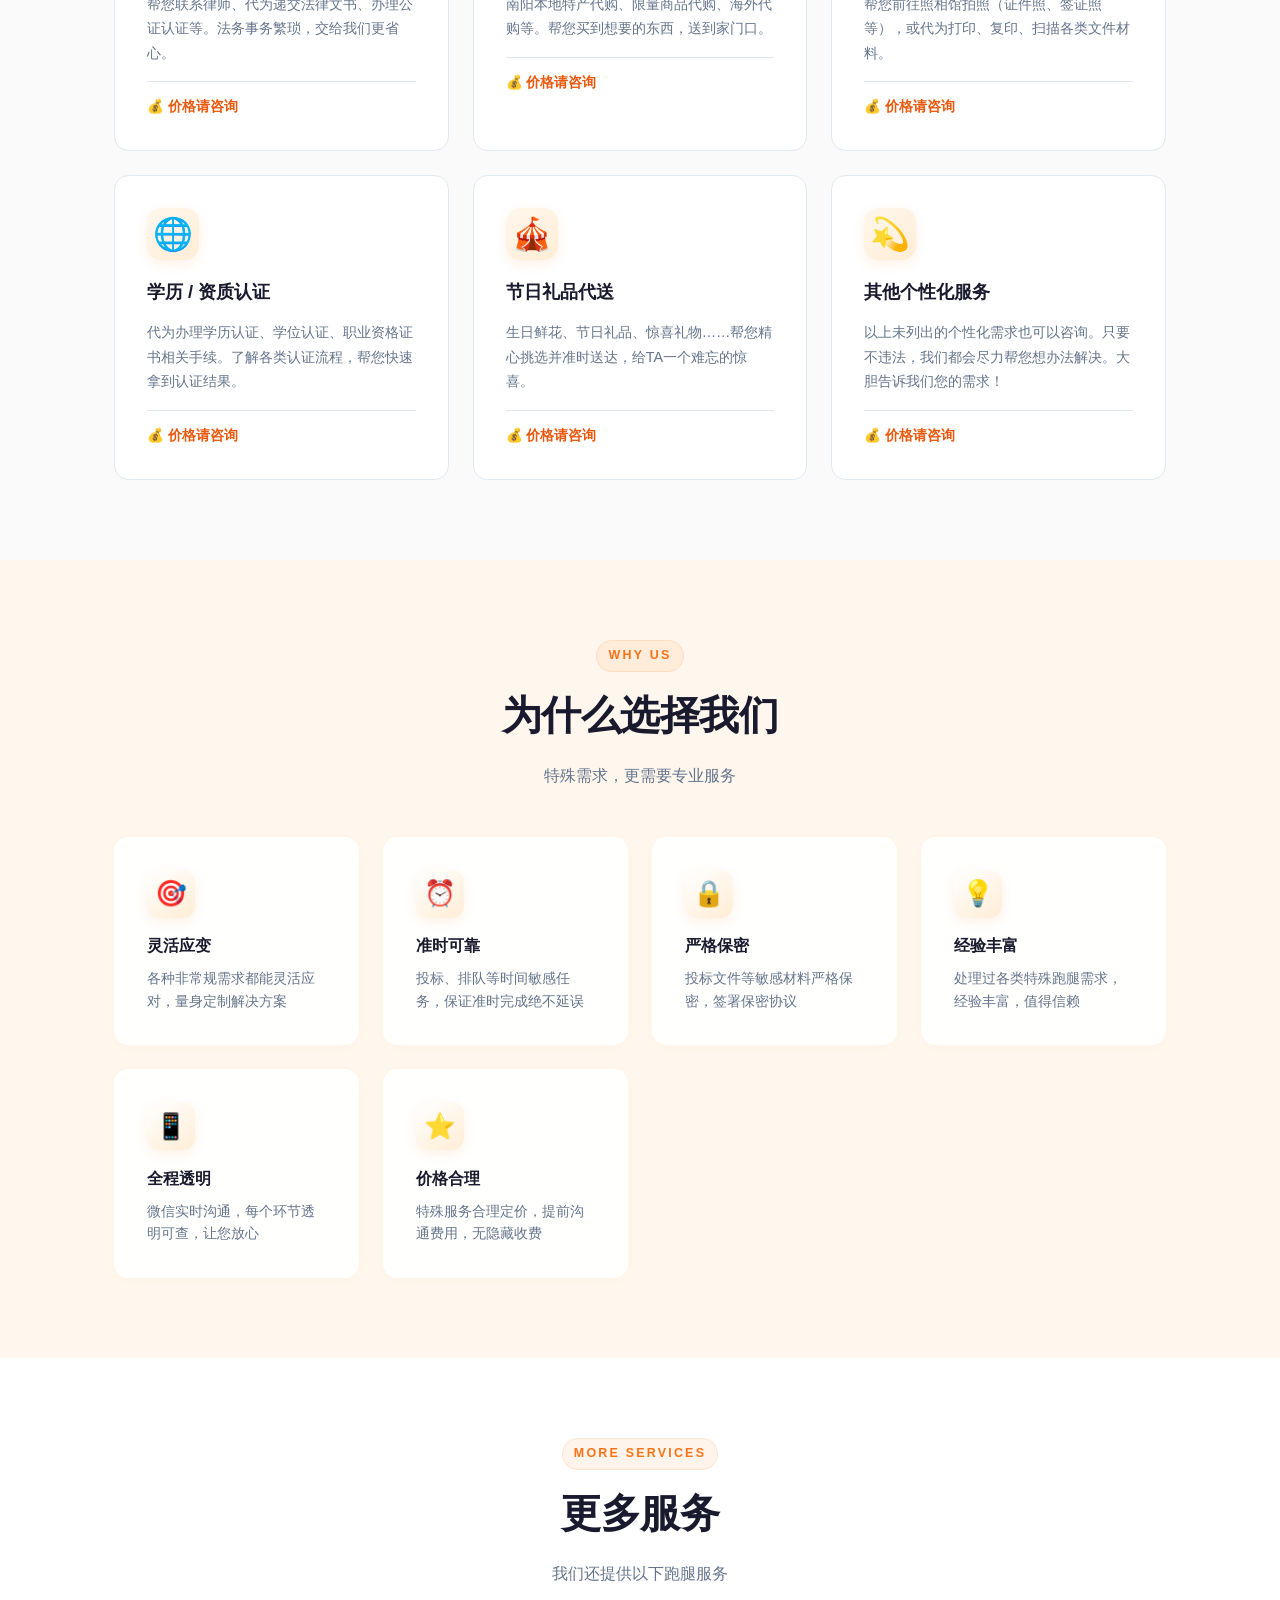
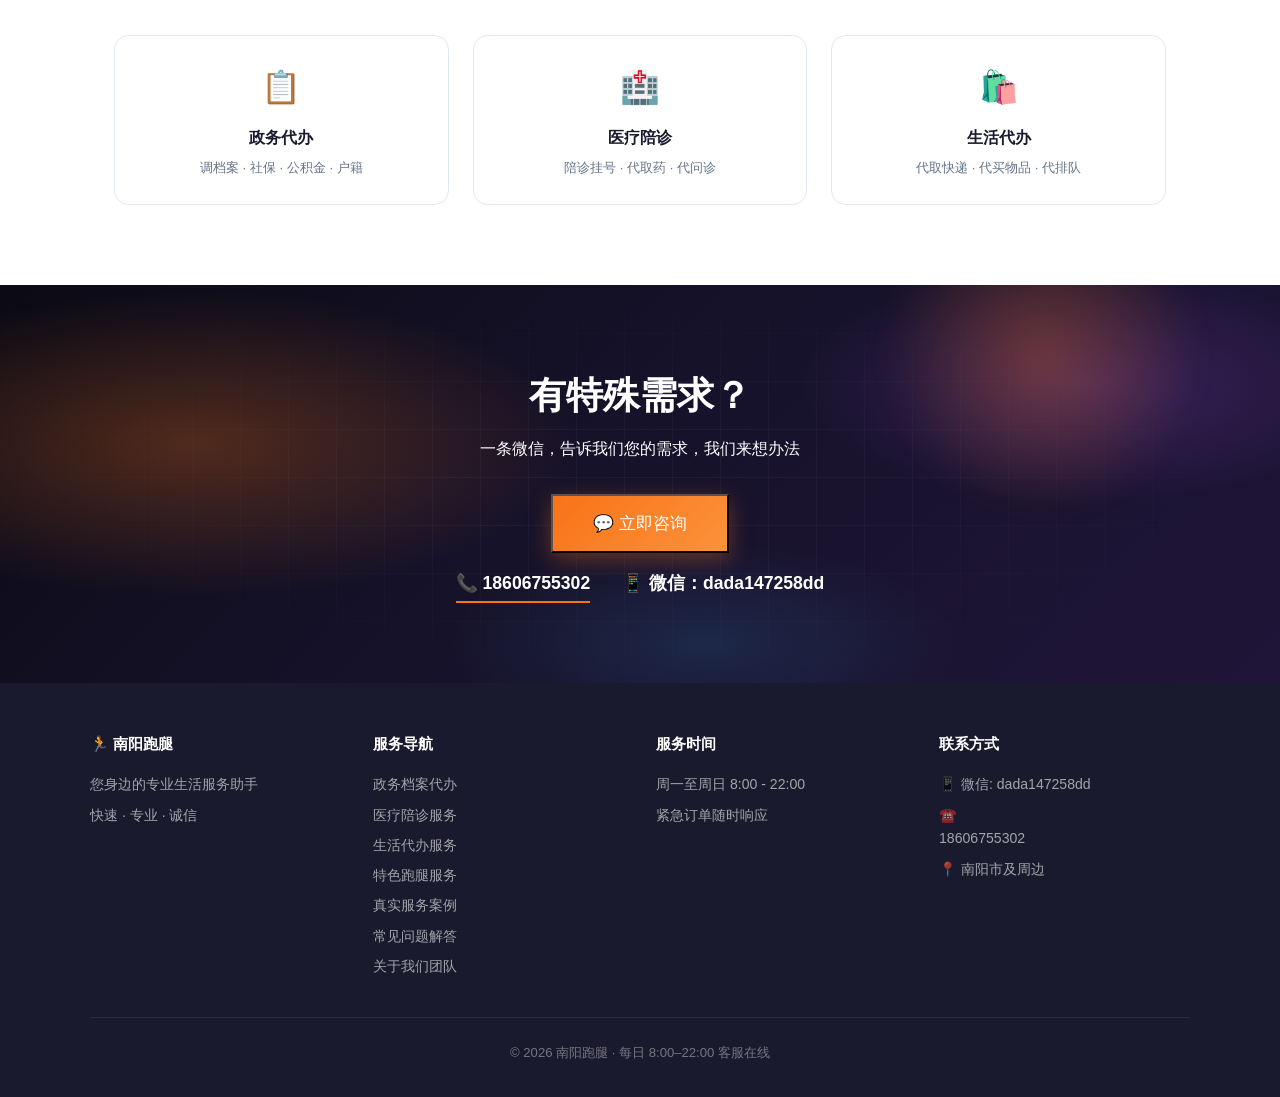
<file: tese.html>
<!DOCTYPE html>
<html lang="zh-CN">
<head>
    <meta charset="UTF-8">
    <meta name="viewport" content="width=device-width, initial-scale=1.0">
    <meta name="applicable-device" content="pc,mobile">
    <meta http-equiv="Cache-Control" content="no-transform">

    <!-- ===== Primary Meta ===== -->
    <title>南阳特色跑腿 - 投标·留学·演唱会排队 | 南阳跑腿</title>
    <meta name="description" content="南阳跑腿提供特色跑腿服务，投标材料递交、留学材料代办、演唱会排队、宠物接送等个性化服务。电话：18606755302">
    <meta name="keywords" content="南阳投标代办,南阳留学材料,南阳演唱会排队,南阳宠物接送">
    <meta name="robots" content="index, follow">
    <link rel="canonical" href="https://nyptbb.cn/tese">

    <!-- ===== Open Graph ===== -->
    <meta property="og:type" content="website">
    <meta property="og:title" content="南阳特色跑腿 - 投标·留学·演唱会排队 | 南阳跑腿">
    <meta property="og:description" content="南阳跑腿提供特色跑腿服务，投标材料递交、留学材料代办、演唱会排队、宠物接送等。">
    <meta property="og:url" content="https://nyptbb.cn/tese">
    <meta property="og:image" content="https://nyptbb.cn/share.jpg">
    <meta property="og:locale" content="zh_CN">
    <meta property="og:site_name" content="南阳跑腿">

    <!-- ===== Twitter Card ===== -->
    <meta name="twitter:card" content="summary">
    <meta name="twitter:title" content="南阳特色跑腿 - 投标·留学·演唱会排队 | 南阳跑腿">
    <meta name="twitter:description" content="南阳跑腿提供特色跑腿服务，投标材料递交、留学材料代办、演唱会排队、宠物接送等。">

    <!-- ===== Baidu (百度站长) ===== -->
    <meta name="baidu-site-verification" content="codeva-Njb9T4paHS">
    <meta name="baidu-site-verification" content="code-dM54Fl8tbn">

    <!-- ===== Preconnect for Speed ===== -->
    <link rel="dns-prefetch" href="https://nyptbb.cn">
    <!-- ===== Favicon & App Icons ===== -->
    <link rel="icon" href="/favicon.ico" sizes="48x48">
    <link rel="icon" href="/favicon.svg" type="image/svg+xml">
    <link rel="icon" type="image/png" sizes="32x32" href="/favicon-32x32.png">
    <link rel="icon" type="image/png" sizes="16x16" href="/favicon-16x16.png">
    <link rel="apple-touch-icon" sizes="180x180" href="/apple-touch-icon.png">

    <!-- ===== Structured Data: BreadcrumbList ===== -->
    <script type="application/ld+json">
    {
        "@context": "https://schema.org",
        "@type": "BreadcrumbList",
        "itemListElement": [
            { "@type": "ListItem", "position": 1, "name": "南阳跑腿", "item": "https://nyptbb.cn/" },
            { "@type": "ListItem", "position": 2, "name": "特色跑腿服务", "item": "https://nyptbb.cn/tese" }
        ]
    }
    </script>

    <!-- ===== Structured Data: Service ===== -->
    <script type="application/ld+json">
    {
        "@context": "https://schema.org",
        "@type": "Service",
        "name": "南阳特色跑腿服务",
        "description": "南阳跑腿提供特色跑腿服务，投标材料递交、留学材料代办、演唱会排队、宠物接送等。",
        "url": "https://nyptbb.cn/tese",
        "provider": {
            "@type": "LocalBusiness",
            "name": "南阳跑腿",
            "telephone": "18606755302",
            "areaServed": { "@type": "City", "name": "南阳" }
        },
        "areaServed": { "@type": "City", "name": "南阳" },
        "serviceType": "特色跑腿"
    }
    </script>
    <link rel="stylesheet" href="assets/css/common.css">
    <link rel="stylesheet" href="assets/css/service.css">
    <link rel="stylesheet" href="assets/css/responsive.css">
    <!-- ===== 百度统计 ===== -->
    <script src="assets/js/common.js" defer></script>
</head>
<body>

<!-- 微信分享缩略图（抓取页面首张>=300x300 图片；不在视觉上显示） -->
<img src="share.jpg" alt="南阳特色跑腿服务 - 南阳跑腿" width="500" height="500" style="position:absolute;left:-9999px;top:0" aria-hidden="true">

<!-- ===== Header ===== -->
<header id="header">
    <div class="header-inner">
        <a href="./" class="logo">🏃 <span>南阳跑腿</span></a>
        <button class="nav-toggle" type="button" data-nav-toggle aria-label="菜单" aria-expanded="false" aria-controls="primary-navigation">☰</button>
        <nav class="nav-links" id="primary-navigation">
            <a href="./">首页</a>
            <a href="zhengwu">政务代办</a>
            <a href="yiliao">医疗陪诊</a>
            <a href="shenghuo">生活代办</a>
            <a href="tese" class="active">特色跑腿</a>
            <a href="anli">真实案例</a>
            <a href="wenti">常见问题</a>
            <a href="guanyu">关于我们</a>
            <button type="button" class="contact-btn" data-contact-open>微信联系</button>
        </nav>
    </div>
</header>

<!-- ===== Breadcrumb ===== -->
<div class="breadcrumb" style="padding-left:1.5rem">
    <a href="./">首页</a>
    <span>›</span>
    <strong>特色跑腿服务</strong>
</div>

<!-- ===== Page Hero ===== -->
<section class="page-hero">
    <div class="page-hero-content">
        <div class="page-hero-badge">⭐ 特色跑腿 · 个性化定制</div>
        <h1>南阳<span class="highlight">特色跑腿</span>服务</h1>
        <p>投标材料递交、留学材料代办、演唱会排队、宠物接送……不常见的需求，我们也能帮您搞定。</p>
        <button type="button" class="btn btn-primary" data-contact-open>💬 立即咨询</button>
    </div>
</section>

<!-- ===== Service Details ===== -->
<section id="services">
    <div class="container text-center">
        <div class="section-label">Services</div>
        <h2 class="section-title">特色跑腿服务项目</h2>
        <p class="section-subtitle mx-auto">您的个性化需求，我们全力满足</p>
    </div>
    <div class="container">
        <div class="service-detail-grid">

            <div class="service-detail-card reveal">
                <span class="card-icon">📄</span>
                <h3>投标材料递交</h3>
                <p>帮您将投标文件、资质材料等准时递交到指定地点。时间要求严格，我们保证准时送达，不错过任何一个截止时间。</p>
                <div class="card-price">💰 价格请咨询</div>
            </div>

            <div class="service-detail-card reveal">
                <span class="card-icon">🎓</span>
                <h3>留学材料代办</h3>
                <p>代为办理留学申请所需的成绩单认证、学历公证、材料翻译盖章、EMS国际快递寄送等。帮您节省来回奔波的时间。</p>
                <div class="card-price">💰 价格请咨询</div>
            </div>

            <div class="service-detail-card reveal">
                <span class="card-icon">🎤</span>
                <h3>演唱会 / 活动排队</h3>
                <p>热门演唱会、限量发售、开业活动……帮您提前排队占位。再也不用熬夜排队，醒来就能入场。</p>
                <div class="card-price">💰 价格请咨询</div>
            </div>

            <div class="service-detail-card reveal">
                <span class="card-icon">🐾</span>
                <h3>宠物接送 / 代遛</h3>
                <p>帮您接送宠物去宠物医院、美容店，或代遛宠物。专业细心，让毛孩子安全舒适出行。</p>
                <div class="card-price">💰 价格请咨询</div>
            </div>

            <div class="service-detail-card reveal">
                <span class="card-icon">💱</span>
                <h3>外币兑换代办</h3>
                <p>帮您了解外币兑换流程，代为前往银行办理外币兑换业务。出国前的必备服务，省去排队烦恼。</p>
                <div class="card-price">💰 价格请咨询</div>
            </div>

            <div class="service-detail-card reveal">
                <span class="card-icon">🧾</span>
                <h3>税务申报服务</h3>
                <p>代为办理个人所得税申报、企业税务登记、发票代开等。熟悉南阳税务局办事流程，帮您合规高效办理。</p>
                <div class="card-price">💰 价格请咨询</div>
            </div>

            <div class="service-detail-card reveal">
                <span class="card-icon">⚖️</span>
                <h3>律师 / 公证代办</h3>
                <p>帮您联系律师、代为递交法律文书、办理公证认证等。法务事务繁琐，交给我们更省心。</p>
                <div class="card-price">💰 价格请咨询</div>
            </div>

            <div class="service-detail-card reveal">
                <span class="card-icon">🏷️</span>
                <h3>代购服务</h3>
                <p>南阳本地特产代购、限量商品代购、海外代购等。帮您买到想要的东西，送到家门口。</p>
                <div class="card-price">💰 价格请咨询</div>
            </div>

            <div class="service-detail-card reveal">
                <span class="card-icon">📸</span>
                <h3>代办拍照 / 影印</h3>
                <p>帮您前往照相馆拍照（证件照、签证照等），或代为打印、复印、扫描各类文件材料。</p>
                <div class="card-price">💰 价格请咨询</div>
            </div>

            <div class="service-detail-card reveal">
                <span class="card-icon">🌐</span>
                <h3>学历 / 资质认证</h3>
                <p>代为办理学历认证、学位认证、职业资格证书相关手续。了解各类认证流程，帮您快速拿到认证结果。</p>
                <div class="card-price">💰 价格请咨询</div>
            </div>

            <div class="service-detail-card reveal">
                <span class="card-icon">🎪</span>
                <h3>节日礼品代送</h3>
                <p>生日鲜花、节日礼品、惊喜礼物……帮您精心挑选并准时送达，给TA一个难忘的惊喜。</p>
                <div class="card-price">💰 价格请咨询</div>
            </div>

            <div class="service-detail-card reveal">
                <span class="card-icon">💫</span>
                <h3>其他个性化服务</h3>
                <p>以上未列出的个性化需求也可以咨询。只要不违法，我们都会尽力帮您想办法解决。大胆告诉我们您的需求！</p>
                <div class="card-price">💰 价格请咨询</div>
            </div>

        </div>
    </div>
</section>

<!-- ===== Why Us ===== -->
<section id="why-us">
    <div class="container text-center">
        <div class="section-label">Why Us</div>
        <h2 class="section-title">为什么选择我们</h2>
        <p class="section-subtitle mx-auto">特殊需求，更需要专业服务</p>
    </div>
    <div class="container">
        <div class="features-grid">
            <div class="feature-card reveal-left">
                <div class="feature-icon">🎯</div>
                <h4>灵活应变</h4>
                <p>各种非常规需求都能灵活应对，量身定制解决方案</p>
            </div>
            <div class="feature-card reveal-left">
                <div class="feature-icon">⏰</div>
                <h4>准时可靠</h4>
                <p>投标、排队等时间敏感任务，保证准时完成绝不延误</p>
            </div>
            <div class="feature-card reveal-left">
                <div class="feature-icon">🔒</div>
                <h4>严格保密</h4>
                <p>投标文件等敏感材料严格保密，签署保密协议</p>
            </div>
            <div class="feature-card reveal-left">
                <div class="feature-icon">💡</div>
                <h4>经验丰富</h4>
                <p>处理过各类特殊跑腿需求，经验丰富，值得信赖</p>
            </div>
            <div class="feature-card reveal-left">
                <div class="feature-icon">📱</div>
                <h4>全程透明</h4>
                <p>微信实时沟通，每个环节透明可查，让您放心</p>
            </div>
            <div class="feature-card reveal-left">
                <div class="feature-icon">⭐</div>
                <h4>价格合理</h4>
                <p>特殊服务合理定价，提前沟通费用，无隐藏收费</p>
            </div>
        </div>
    </div>
</section>

<!-- ===== Related Services ===== -->
<section id="related">
    <div class="container text-center">
        <div class="section-label">More Services</div>
        <h2 class="section-title">更多服务</h2>
        <p class="section-subtitle mx-auto">我们还提供以下跑腿服务</p>
    </div>
    <div class="container">
        <div class="related-grid">
            <a href="zhengwu" class="related-card reveal">
                <div class="related-icon">📋</div>
                <h4>政务代办</h4>
                <p>调档案 · 社保 · 公积金 · 户籍</p>
            </a>
            <a href="yiliao" class="related-card reveal">
                <div class="related-icon">🏥</div>
                <h4>医疗陪诊</h4>
                <p>陪诊挂号 · 代取药 · 代问诊</p>
            </a>
            <a href="shenghuo" class="related-card reveal">
                <div class="related-icon">🛍️</div>
                <h4>生活代办</h4>
                <p>代取快递 · 代买物品 · 代排队</p>
            </a>
        </div>
    </div>
</section>

<!-- ===== CTA ===== -->
<section class="cta">
    <div class="container">
        <h2 class="reveal">有特殊需求？</h2>
        <p class="reveal">一条微信，告诉我们您的需求，我们来想办法</p>
        <div class="reveal">
            <button type="button" class="btn btn-primary" data-contact-open style="font-size:1.05rem;padding:1rem 2.5rem">
                💬 立即咨询
            </button>
        </div>
        <div class="cta-contact reveal">
            <a href="tel:18606755302">📞 18606755302</a>
            <span>📱 微信：dada147258dd</span>
        </div>
    </div>
</section>

<!-- ===== Footer ===== -->
<footer>
    <div class="footer-grid">
        <div class="footer-col">
            <h5>🏃 南阳跑腿</h5>
            <p>您身边的专业生活服务助手</p>
            <p>快速 · 专业 · 诚信</p>
        </div>
        <div class="footer-col">
            <h5>服务导航</h5>
            <a href="zhengwu">政务档案代办</a>
            <a href="yiliao">医疗陪诊服务</a>
            <a href="shenghuo">生活代办服务</a>
            <a href="tese">特色跑腿服务</a>
            <a href="anli">真实服务案例</a>
            <a href="wenti">常见问题解答</a>
            <a href="guanyu">关于我们团队</a>
        </div>
        <div class="footer-col">
            <h5>服务时间</h5>
            <p>周一至周日 8:00 - 22:00</p>
            <p>紧急订单随时响应</p>
        </div>
        <div class="footer-col">
            <h5>联系方式</h5>
            <p>📱 微信: dada147258dd</p>
            <p>☎️ <a href="tel:18606755302" style="color:rgba(255,255,255,.6)">18606755302</a></p>
            <p>📍 南阳市及周边</p>
        </div>
    </div>
    <div class="footer-bottom">
        © 2026 南阳跑腿 · 每日 8:00–22:00 客服在线
    </div>
</footer>

<!-- ===== Contact Modal ===== -->
<div id="contactModal" class="modal" aria-hidden="true">
    <div class="modal-panel" role="dialog" aria-modal="true" aria-labelledby="contactModalTitle" aria-describedby="contactModalDesc" tabindex="-1">
        <button class="modal-close" type="button" data-contact-close aria-label="关闭联系窗口">✕</button>
        <div class="modal-icon">💬</div>
        <h3 id="contactModalTitle">联系我们</h3>
        <p class="modal-desc" id="contactModalDesc">添加微信或拨打电话，我们随时为您服务</p>
        <img src="images/wechat-qr.png" alt="微信二维码" style="width:180px;height:180px;border-radius:.6rem;margin:0 auto 1rem;display:block;border:1px solid var(--border)" onerror="this.style.display='none'">
        <div class="modal-contact">
            <div class="modal-contact-item">
                <span class="modal-contact-label">微信</span>
                <span class="modal-contact-value">dada147258dd</span>
                <button type="button" class="modal-copy-btn" data-copy="dada147258dd">复制</button>
            </div>
            <div class="modal-contact-item">
                <span class="modal-contact-label">电话</span>
                <span class="modal-contact-value">18606755302</span>
                <button type="button" class="modal-copy-btn" data-copy="18606755302">复制</button>
            </div>
        </div>
        <div class="modal-actions">
            <a href="tel:18606755302" class="btn btn-primary">📞 拨打电话</a>
            <button type="button" class="btn btn-outline" data-contact-close>稍后联系</button>
        </div>
    </div>
</div>

<!-- ===== Mobile Action Bar ===== -->
<div class="action-bar">
    <a href="tel:18606755302" class="action-call">📞 打电话</a>
    <button type="button" class="action-wx" data-contact-open>💬 微信咨询</button>
</div>

<button type="button" class="float-wx" data-contact-open aria-label="联系我们">
    💬
    <span class="float-wx-tooltip">联系跑腿</span>
</button>

<button type="button" class="back-top" data-back-top aria-label="回到顶部">↑</button>

<div class="toast" id="toast" role="status" aria-live="polite" aria-atomic="true">已复制到剪贴板</div>
</body>
</html>
</file>
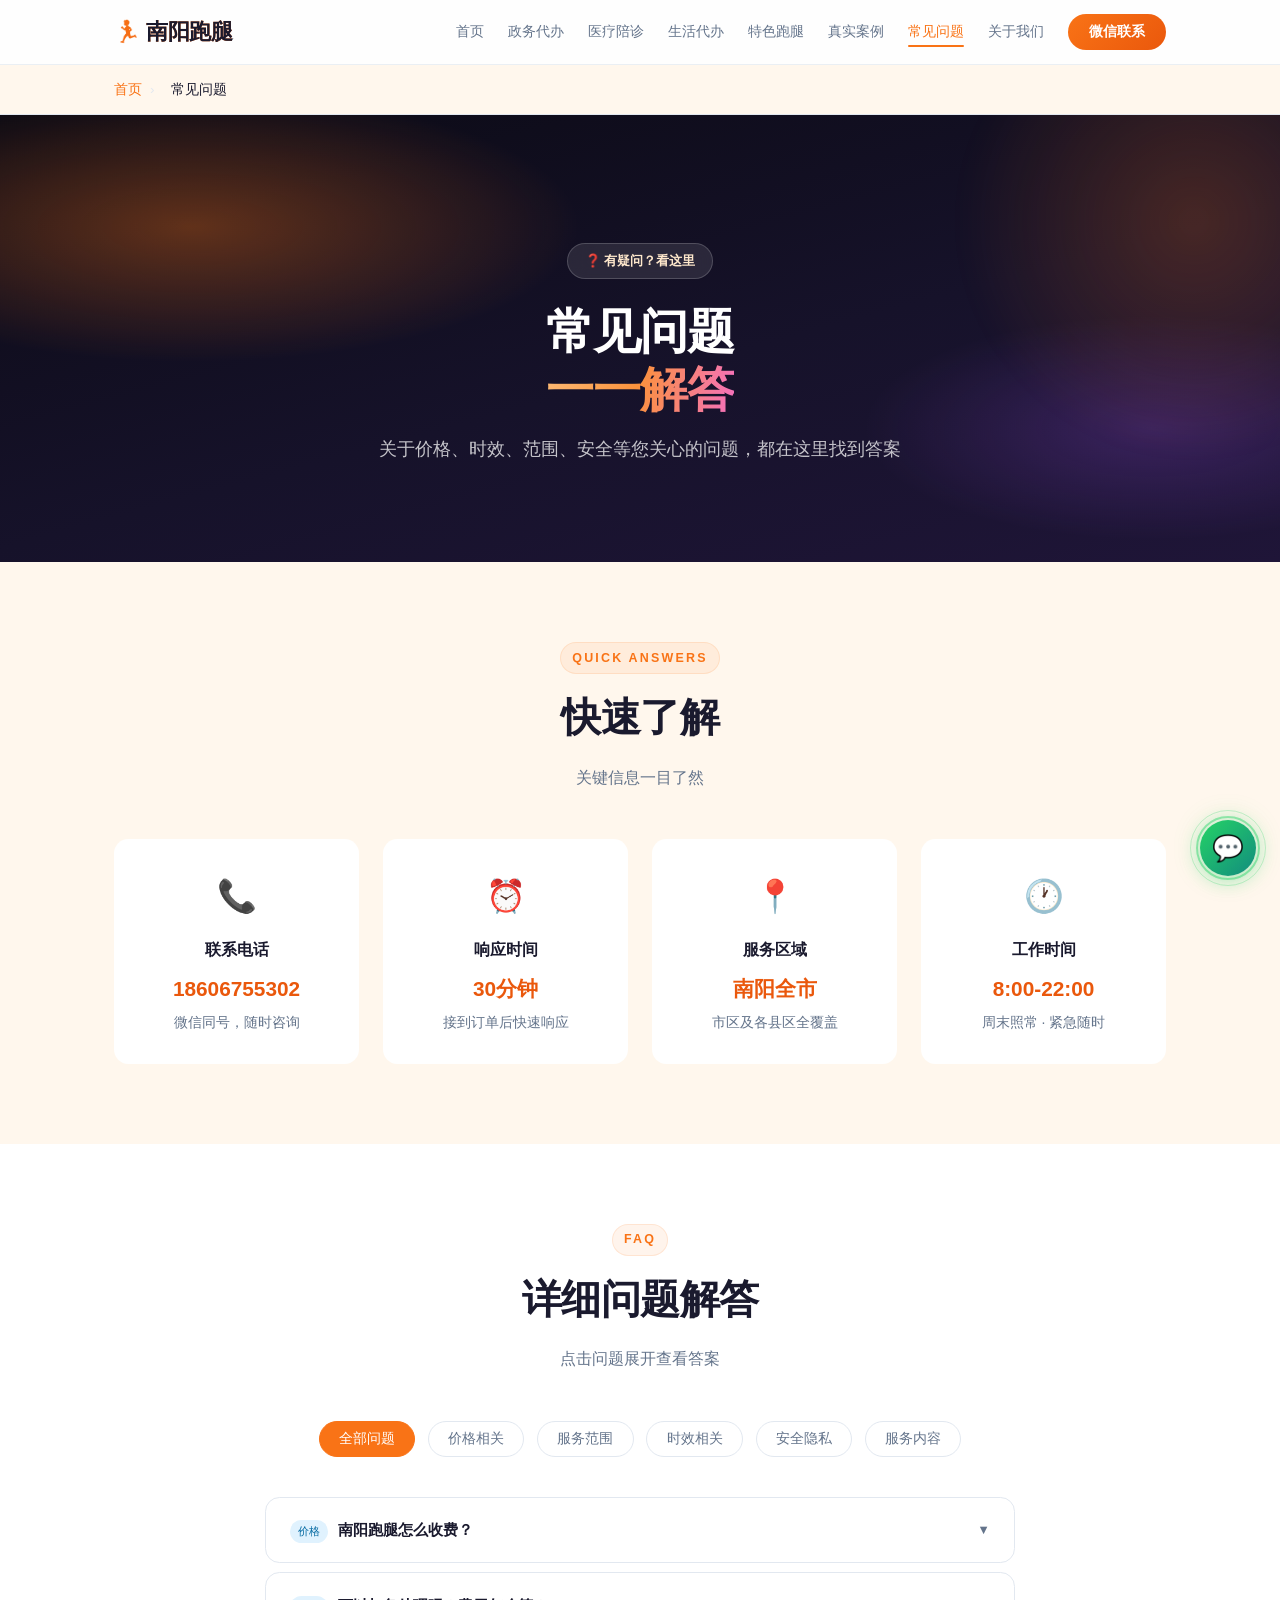
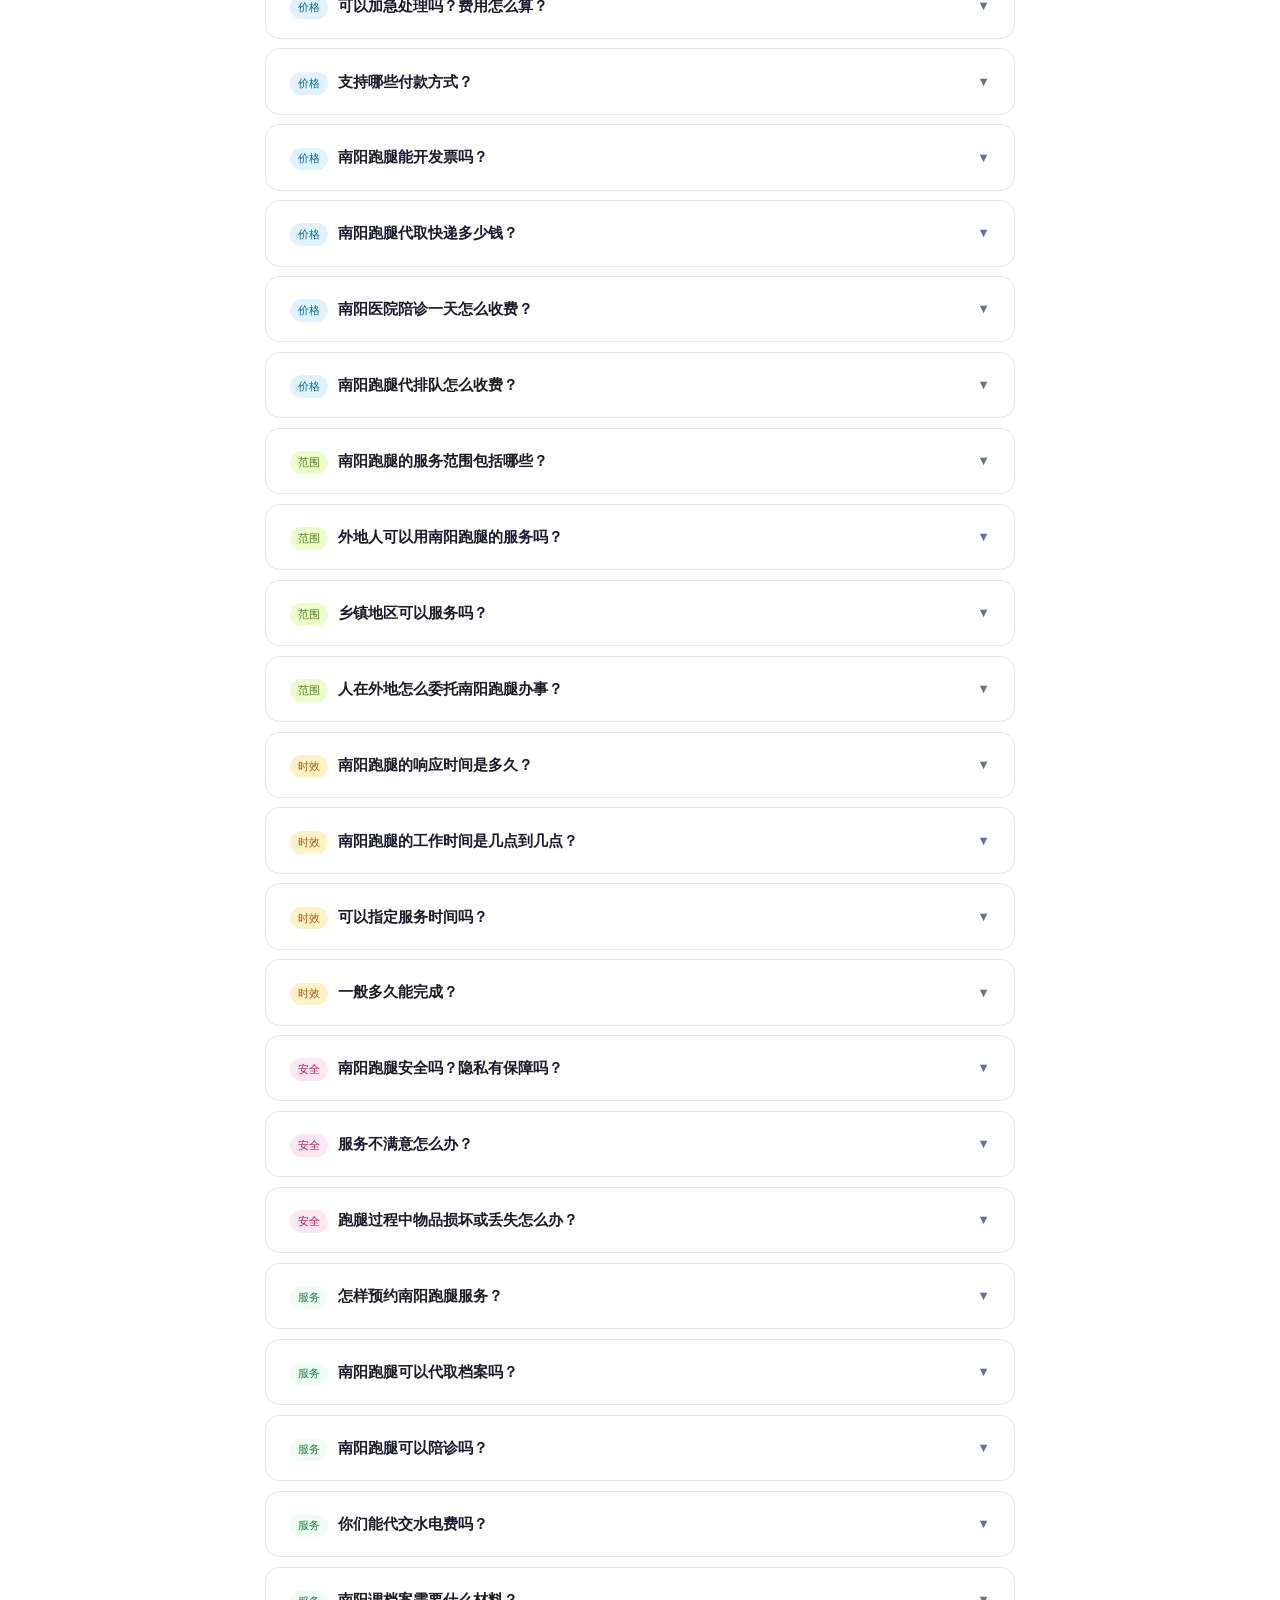
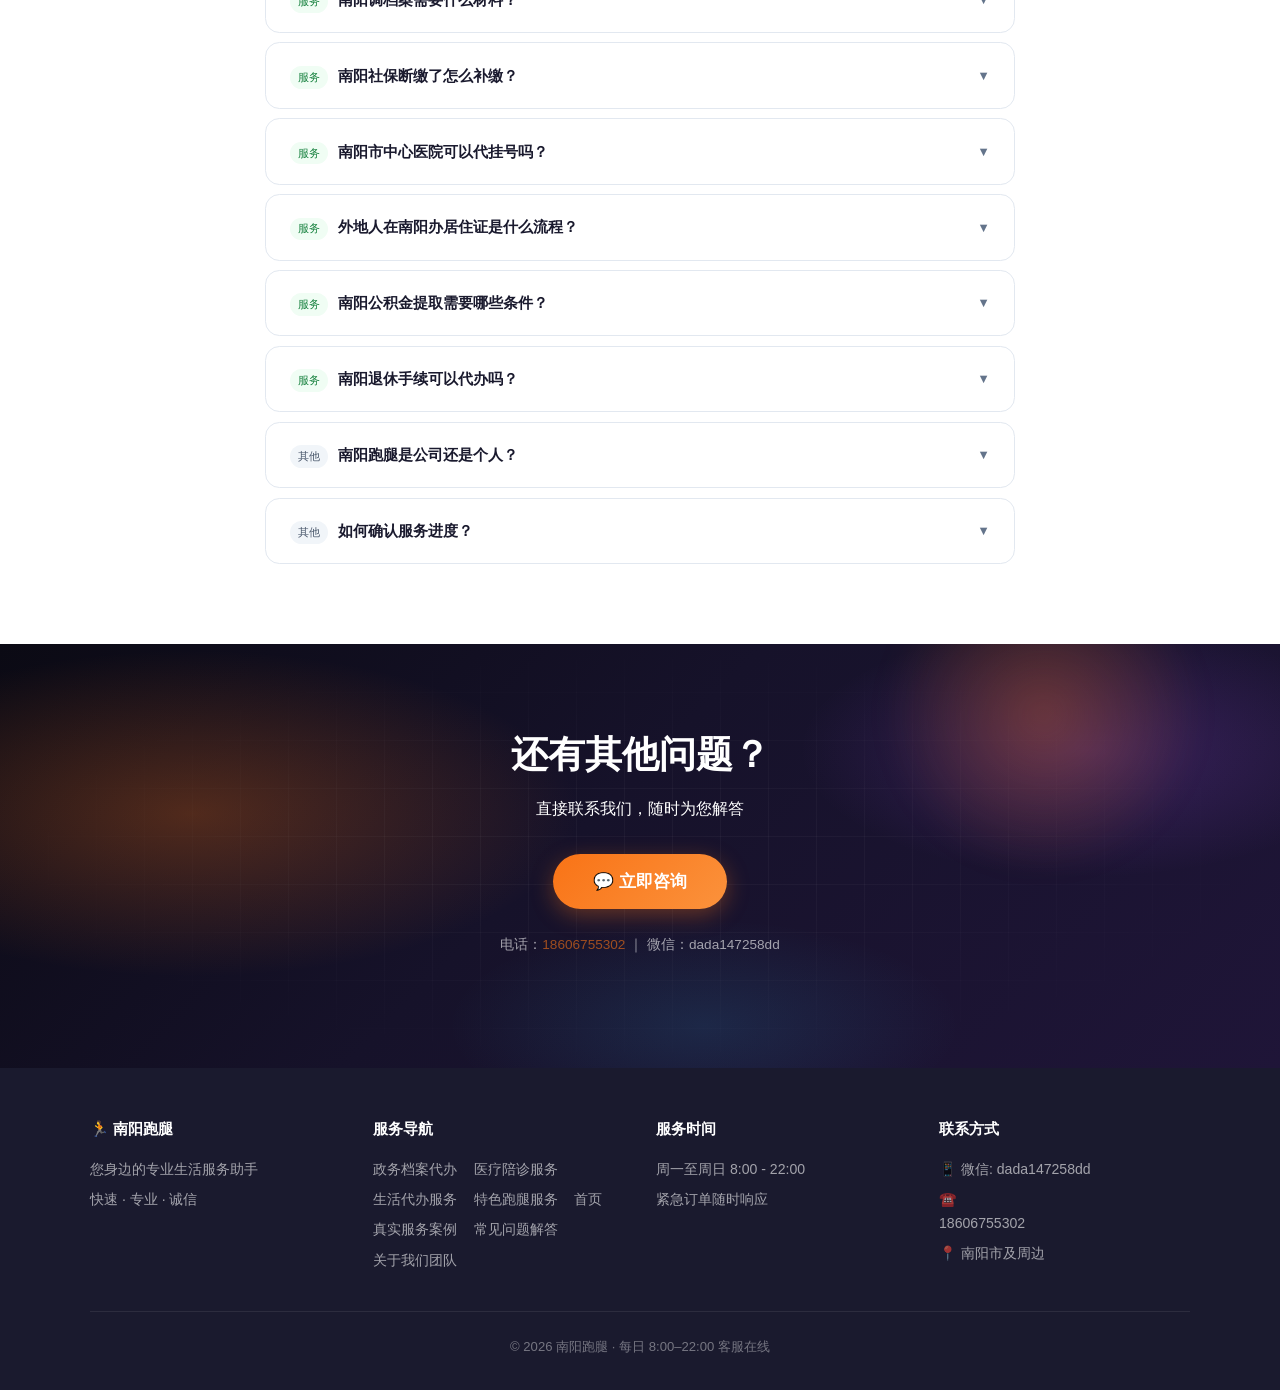
<file: wenti.html>
<!DOCTYPE html>
<html lang="zh-CN">
<head>
    <meta charset="UTF-8">
    <meta name="viewport" content="width=device-width, initial-scale=1.0">
    <meta name="applicable-device" content="pc,mobile">
    <meta http-equiv="Cache-Control" content="no-transform">

    <!-- ===== Primary Meta ===== -->
    <title>南阳跑腿常见问题 - 价格·时效·范围 | 南阳跑腿</title>
    <meta name="description" content="南阳跑腿常见问题解答，服务范围、响应时间、收费标准、服务区域等。有疑问请致电：18606755302">
    <meta name="keywords" content="南阳跑腿多少钱,南阳跑腿电话,南阳跑腿怎么收费,南阳跑腿范围,南阳调档案材料,南阳社保补缴,南阳代挂号,南阳居住证代办,南阳公积金提取">
    <meta name="robots" content="index, follow">
    <link rel="canonical" href="https://nyptbb.cn/wenti">

    <!-- ===== Open Graph ===== -->
    <meta property="og:type" content="article">
    <meta property="og:title" content="南阳跑腿常见问题 - 价格·时效·范围">
    <meta property="og:description" content="南阳跑腿常见问题解答，服务范围、响应时间、收费标准、服务区域等。">
    <meta property="og:url" content="https://nyptbb.cn/wenti">
    <meta property="og:image" content="https://nyptbb.cn/share.jpg">
    <meta property="og:locale" content="zh_CN">
    <meta property="og:site_name" content="南阳跑腿">

    <!-- ===== Twitter Card ===== -->
    <meta name="twitter:card" content="summary">
    <meta name="twitter:title" content="南阳跑腿常见问题 - 价格·时效·范围">
    <meta name="twitter:description" content="服务范围、响应时间、收费标准、服务区域等常见问题解答。">

    <!-- ===== Baidu (百度站长) ===== -->
    <meta name="baidu-site-verification" content="codeva-Njb9T4paHS">
    <meta name="baidu-site-verification" content="code-dM54Fl8tbn">

    <!-- ===== Preconnect for Speed ===== -->
    <link rel="dns-prefetch" href="https://nyptbb.cn">
    <!-- ===== Favicon & App Icons ===== -->
    <link rel="icon" href="/favicon.ico" sizes="48x48">
    <link rel="icon" href="/favicon.svg" type="image/svg+xml">
    <link rel="icon" type="image/png" sizes="32x32" href="/favicon-32x32.png">
    <link rel="icon" type="image/png" sizes="16x16" href="/favicon-16x16.png">
    <link rel="apple-touch-icon" sizes="180x180" href="/apple-touch-icon.png">

    <!-- ===== Structured Data: BreadcrumbList ===== -->
    <script type="application/ld+json">
    {
        "@context": "https://schema.org",
        "@type": "BreadcrumbList",
        "itemListElement": [
            {
                "@type": "ListItem",
                "position": 1,
                "name": "首页",
                "item": "https://nyptbb.cn/"
            },
            {
                "@type": "ListItem",
                "position": 2,
                "name": "常见问题",
                "item": "https://nyptbb.cn/wenti"
            }
        ]
    }
    </script>

    <!-- ===== Structured Data: FAQPage ===== -->
    <script type="application/ld+json">
    {
        "@context": "https://schema.org",
        "@type": "FAQPage",
        "mainEntity": [
            {
                "@type": "Question",
                "name": "南阳跑腿怎么收费？",
                "acceptedAnswer": {
                    "@type": "Answer",
                    "text": "根据具体需求定价，请电话咨询18606755302或微信dada147258dd，我们会根据服务类型、距离、紧急程度等因素给出合理报价。"
                }
            },
            {
                "@type": "Question",
                "name": "南阳跑腿的服务范围包括哪些？",
                "acceptedAnswer": {
                    "@type": "Answer",
                    "text": "我们主要服务南阳市区及各县区，包括宛城区、卧龙区、邓州市、唐河县、新野县、方城县、社旗县、镇平县、内乡县、西峡县、淅川县、桐柏县、南召县等。大部分服务可在南阳全市范围内完成。"
                }
            },
            {
                "@type": "Question",
                "name": "南阳跑腿的响应时间是多久？",
                "acceptedAnswer": {
                    "@type": "Answer",
                    "text": "正常工作时间（8:00-22:00）内，微信咨询平均5分钟内回复，接到订单后30分钟内开始处理。紧急订单可加急安排。"
                }
            },
            {
                "@type": "Question",
                "name": "南阳跑腿安全吗？隐私有保障吗？",
                "acceptedAnswer": {
                    "@type": "Answer",
                    "text": "非常安全。我们采取严格的信息保护措施，所有客户信息加密存储，服务人员签署保密协议，坚决不向第三方泄露任何隐私。全程关键节点拍照记录，透明可追溯。"
                }
            },
            {
                "@type": "Question",
                "name": "南阳跑腿支持哪些付款方式？",
                "acceptedAnswer": {
                    "@type": "Answer",
                    "text": "支持微信支付、支付宝、银行转账等多种方式。大多数订单需先支付定金，完成后支付尾款。"
                }
            },
            {
                "@type": "Question",
                "name": "可以加急处理吗？",
                "acceptedAnswer": {
                    "@type": "Answer",
                    "text": "可以。告诉客服您需要加急，我们会尽力为您安排优先处理。具体费用请咨询客服。"
                }
            },
            {
                "@type": "Question",
                "name": "怎样预约南阳跑腿服务？",
                "acceptedAnswer": {
                    "@type": "Answer",
                    "text": "最简单的方式是添加微信dada147258dd，告诉客服您的需求。也可以拨打电话18606755302。支持提前预约和紧急临时服务。"
                }
            },
            {
                "@type": "Question",
                "name": "南阳跑腿可以代取档案吗？",
                "acceptedAnswer": {
                    "@type": "Answer",
                    "text": "可以。我们提供人事档案调取、存档证明开具、成绩单打印等政务档案类服务，需要您提供委托书和身份证明材料。"
                }
            },
            {
                "@type": "Question",
                "name": "南阳跑腿可以陪诊吗？",
                "acceptedAnswer": {
                    "@type": "Answer",
                    "text": "可以。我们提供医院陪诊、挂号、取药、取报告、代问诊等医疗健康类服务。可以全程陪同老人或行动不便的患者就医。"
                }
            },
            {
                "@type": "Question",
                "name": "服务不满意怎么办？",
                "acceptedAnswer": {
                    "@type": "Answer",
                    "text": "我们承诺100%满意保障。如有不满意，联系客服说明情况，48小时内处理，确保问题圆满解决。如因我方原因导致服务失败，可协商退款。"
                }
            },
            {
                "@type": "Question",
                "name": "南阳跑腿的工作时间是几点到几点？",
                "acceptedAnswer": {
                    "@type": "Answer",
                    "text": "常规服务时间是每天8:00-22:00，周末照常服务。紧急订单可随时响应，不受工作时间限制。"
                }
            },
            {
                "@type": "Question",
                "name": "你们能代交水电费吗？",
                "acceptedAnswer": {
                    "@type": "Answer",
                    "text": "可以。我们可以代交水费、电费、燃气费、物业费、罚款等各类生活缴费，也支持代取快递、代买东西等生活代办服务。"
                }
            },
            {
                "@type": "Question",
                "name": "南阳跑腿能开发票吗？",
                "acceptedAnswer": {
                    "@type": "Answer",
                    "text": "可以开具收据或服务凭证。如需正式发票，请提前告知客服，我们会根据情况安排。"
                }
            },
            {
                "@type": "Question",
                "name": "外地人可以用南阳跑腿的服务吗？",
                "acceptedAnswer": {
                    "@type": "Answer",
                    "text": "当然可以！很多客户都是在外地工作、不方便回南阳的朋友。只需微信沟通需求，提供必要的委托材料，我们帮您在南阳本地办理。"
                }
            },
            {
                "@type": "Question",
                "name": "跑腿过程中物品损坏或丢失怎么办？",
                "acceptedAnswer": {
                    "@type": "Answer",
                    "text": "我们对代取、代送的物品会妥善保管。如因我方原因造成物品损坏或丢失，会根据物品价值进行赔偿。贵重物品请提前告知，我们会额外注意保管。"
                }
            },
            {
                "@type": "Question",
                "name": "可以指定服务时间吗？",
                "acceptedAnswer": {
                    "@type": "Answer",
                    "text": "可以。您可以指定希望完成的时间，我们会根据您的时间要求来安排。建议提前预约，尤其是需要在特定日期办理的政务类服务。"
                }
            },
            {
                "@type": "Question",
                "name": "南阳跑腿是公司还是个人？",
                "acceptedAnswer": {
                    "@type": "Answer",
                    "text": "我们是南阳本地的专业跑腿代办服务团队，有固定的办公地点和服务流程，团队成员经过培训和背景审核，服务有保障。"
                }
            },
            {
                "@type": "Question",
                "name": "如何确认服务进度？",
                "acceptedAnswer": {
                    "@type": "Answer",
                    "text": "全程通过微信实时沟通，关键节点拍照或视频反馈。您随时可以向客服询问进度，我们做到全程透明。"
                }
            },
            {
                "@type": "Question",
                "name": "南阳调档案需要什么材料？",
                "acceptedAnswer": {
                    "@type": "Answer",
                    "text": "一般需要身份证复印件、授权委托书，以及档案存放单位信息（如人才交流中心、原工作单位）。考研、考公、入职政审等不同调档用途所需材料略有差异，客服会提前帮您确认清单，确保一次办成。"
                }
            },
            {
                "@type": "Question",
                "name": "南阳社保断缴了怎么补缴？",
                "acceptedAnswer": {
                    "@type": "Answer",
                    "text": "我们先帮您查询社保缴纳记录和断缴时长，再根据南阳社保局政策确认是否符合补缴条件，代办补缴申报手续。人在外地也可以微信委托办理，全程反馈进度。"
                }
            },
            {
                "@type": "Question",
                "name": "南阳市中心医院可以代挂号吗？",
                "acceptedAnswer": {
                    "@type": "Answer",
                    "text": "可以。南阳市中心医院、南阳市第一人民医院、南阳南石医院等各大医院均可代挂号，包括普通号和专家号（视号源情况）。也提供代取报告、代取药、全程陪诊服务。"
                }
            },
            {
                "@type": "Question",
                "name": "外地人在南阳办居住证是什么流程？",
                "acceptedAnswer": {
                    "@type": "Answer",
                    "text": "在南阳办理居住证一般需要身份证、居住证明（租房合同或房东证明）、工作或就学证明等材料。我们可以代跑派出所和政务大厅窗口，帮您咨询具体要求、递交材料、领取证件。"
                }
            },
            {
                "@type": "Question",
                "name": "南阳公积金提取需要哪些条件？",
                "acceptedAnswer": {
                    "@type": "Answer",
                    "text": "南阳公积金提取常见情形包括购房、租房、离职、退休等，不同情形所需材料不同。我们可代为咨询政策、准备材料、跑窗口办理。具体条件以南阳公积金管理中心最新政策为准。"
                }
            },
            {
                "@type": "Question",
                "name": "南阳退休手续可以代办吗？",
                "acceptedAnswer": {
                    "@type": "Answer",
                    "text": "可以。我们熟悉南阳社保局退休办理流程，可协助整理档案材料、代跑窗口、跟进审批进度，帮您或家中老人顺利办完退休手续。"
                }
            },
            {
                "@type": "Question",
                "name": "南阳跑腿代取快递多少钱？",
                "acceptedAnswer": {
                    "@type": "Answer",
                    "text": "市区内代取快递一般20元起，根据距离、件数和时效要求定价，多件顺路代取更划算。详情请微信咨询dada147258dd。"
                }
            },
            {
                "@type": "Question",
                "name": "南阳医院陪诊一天怎么收费？",
                "acceptedAnswer": {
                    "@type": "Answer",
                    "text": "医院陪诊按半天或全天计费，包含挂号、候诊、取药、取报告全程陪同。具体价格与医院、时长有关，请电话18606755302咨询报价。"
                }
            },
            {
                "@type": "Question",
                "name": "南阳跑腿代排队怎么收费？",
                "acceptedAnswer": {
                    "@type": "Answer",
                    "text": "代排队服务按小时计费，根据排队场景（医院、政务大厅、演唱会等）和预计时长报价。提前预约可安排人员准时到场。"
                }
            },
            {
                "@type": "Question",
                "name": "人在外地怎么委托南阳跑腿办事？",
                "acceptedAnswer": {
                    "@type": "Answer",
                    "text": "流程很简单：微信dada147258dd说明需求，客服确认可办性并报价，您提供身份证照片、授权委托书等电子材料，支付定金后我们开始办理，全程拍照反馈，完成后邮寄或电子送达结果。人在北上广深也能轻松办南阳的事。"
                }
            }
        ]
    }
    </script>
    <link rel="stylesheet" href="assets/css/common.css">
    <link rel="stylesheet" href="assets/css/faq.css">
    <link rel="stylesheet" href="assets/css/responsive.css">
    <!-- ===== 百度统计 ===== -->
    <script src="assets/js/common.js" defer></script>
</head>
<body>

<!-- 微信分享缩略图（抓取页面首张>=300x300 图片；不在视觉上显示） -->
<img src="share.jpg" alt="南阳跑腿常见问题 - 南阳跑腿" width="500" height="500" style="position:absolute;left:-9999px;top:0" aria-hidden="true">

<!-- ===== Header ===== -->
<header id="header">
    <div class="header-inner">
        <a href="./" class="logo">🏃 <span>南阳跑腿</span></a>
        <button class="nav-toggle" type="button" data-nav-toggle aria-label="菜单" aria-expanded="false" aria-controls="primary-navigation">☰</button>
        <nav class="nav-links" id="primary-navigation">
            <a href="./">首页</a>
            <a href="zhengwu">政务代办</a>
            <a href="yiliao">医疗陪诊</a>
            <a href="shenghuo">生活代办</a>
            <a href="tese">特色跑腿</a>
            <a href="anli">真实案例</a>
            <a href="wenti" class="active">常见问题</a>
            <a href="guanyu">关于我们</a>
            <button type="button" class="contact-btn" data-contact-open>微信联系</button>
        </nav>
    </div>
</header>

<!-- ===== Breadcrumb ===== -->
<div class="breadcrumb">
    <div class="breadcrumb-inner">
        <a href="./">首页</a><span>›</span><span class="current">常见问题</span>
    </div>
</div>

<!-- ===== Hero ===== -->
<section class="hero">
    <div class="hero-content">
        <div class="hero-badge">❓ 有疑问？看这里</div>
        <h1>常见问题<br><span class="highlight">一一解答</span></h1>
        <p>关于价格、时效、范围、安全等您关心的问题，都在这里找到答案</p>
    </div>
</section>

<!-- ===== Quick Answer Cards ===== -->
<section id="quick-answers">
    <div class="container text-center">
        <div class="section-label">Quick Answers</div>
        <h2 class="section-title">快速了解</h2>
        <p class="section-subtitle mx-auto">关键信息一目了然</p>
    </div>
    <div class="container">
        <div class="quick-grid">
            <div class="quick-card reveal">
                <div class="quick-icon">📞</div>
                <h4>联系电话</h4>
                <span class="highlight-val">18606755302</span>
                <p>微信同号，随时咨询</p>
            </div>
            <div class="quick-card reveal">
                <div class="quick-icon">⏰</div>
                <h4>响应时间</h4>
                <span class="highlight-val">30分钟</span>
                <p>接到订单后快速响应</p>
            </div>
            <div class="quick-card reveal">
                <div class="quick-icon">📍</div>
                <h4>服务区域</h4>
                <span class="highlight-val">南阳全市</span>
                <p>市区及各县区全覆盖</p>
            </div>
            <div class="quick-card reveal">
                <div class="quick-icon">🕐</div>
                <h4>工作时间</h4>
                <span class="highlight-val">8:00-22:00</span>
                <p>周末照常 · 紧急随时</p>
            </div>
        </div>
    </div>
</section>

<!-- ===== FAQ Section ===== -->
<section id="faq">
    <div class="container text-center">
        <div class="section-label">FAQ</div>
        <h2 class="section-title">详细问题解答</h2>
        <p class="section-subtitle mx-auto">点击问题展开查看答案</p>
    </div>
    <div class="container">
        <div class="faq-categories">
            <button type="button" class="faq-cat-btn active" data-faq-filter="all">全部问题</button>
            <button type="button" class="faq-cat-btn" data-faq-filter="price">价格相关</button>
            <button type="button" class="faq-cat-btn" data-faq-filter="range">服务范围</button>
            <button type="button" class="faq-cat-btn" data-faq-filter="time">时效相关</button>
            <button type="button" class="faq-cat-btn" data-faq-filter="safe">安全隐私</button>
            <button type="button" class="faq-cat-btn" data-faq-filter="service">服务内容</button>
        </div>
        <div class="faq-list" id="faqList">

            <!-- 价格相关 -->
            <div class="faq-item reveal" data-cat="price">
                <div class="faq-q" data-faq-toggle role="button" tabindex="0">
                    <span><span class="faq-cat-label cat-price">价格</span>南阳跑腿怎么收费？</span>
                    <span class="faq-toggle">▼</span>
                </div>
                <div class="faq-a">根据具体需求定价，请电话咨询 <a href="tel:18606755302" style="color:var(--primary)">18606755302</a> 或微信 dada147258dd，我们会根据服务类型、距离、紧急程度等因素给出合理报价。价格透明，无隐性收费。</div>
            </div>

            <div class="faq-item reveal" data-cat="price">
                <div class="faq-q" data-faq-toggle role="button" tabindex="0">
                    <span><span class="faq-cat-label cat-price">价格</span>可以加急处理吗？费用怎么算？</span>
                    <span class="faq-toggle">▼</span>
                </div>
                <div class="faq-a">可以加急处理。告诉客服您需要加急，我们会尽力为您安排优先处理。加急费用根据具体需求而定，请咨询客服获取报价。</div>
            </div>

            <div class="faq-item reveal" data-cat="price">
                <div class="faq-q" data-faq-toggle role="button" tabindex="0">
                    <span><span class="faq-cat-label cat-price">价格</span>支持哪些付款方式？</span>
                    <span class="faq-toggle">▼</span>
                </div>
                <div class="faq-a">支持微信支付、支付宝、银行转账等多种方式。大多数订单需先支付定金，完成后支付尾款。部分小额服务可完成后一次性支付。</div>
            </div>

            <div class="faq-item reveal" data-cat="price">
                <div class="faq-q" data-faq-toggle role="button" tabindex="0">
                    <span><span class="faq-cat-label cat-price">价格</span>南阳跑腿能开发票吗？</span>
                    <span class="faq-toggle">▼</span>
                </div>
                <div class="faq-a">可以开具收据或服务凭证。如需正式发票，请提前告知客服，我们会根据情况安排。</div>
            </div>

            <div class="faq-item reveal" data-cat="price">
                <div class="faq-q" data-faq-toggle role="button" tabindex="0">
                    <span><span class="faq-cat-label cat-price">价格</span>南阳跑腿代取快递多少钱？</span>
                    <span class="faq-toggle">▼</span>
                </div>
                <div class="faq-a">市区内代取快递一般 20 元起，根据距离、件数和时效要求定价，多件顺路代取更划算。详情请微信咨询 dada147258dd。</div>
            </div>

            <div class="faq-item reveal" data-cat="price">
                <div class="faq-q" data-faq-toggle role="button" tabindex="0">
                    <span><span class="faq-cat-label cat-price">价格</span>南阳医院陪诊一天怎么收费？</span>
                    <span class="faq-toggle">▼</span>
                </div>
                <div class="faq-a">医院陪诊按半天或全天计费，包含挂号、候诊、取药、取报告全程陪同。具体价格与医院、时长有关，请电话 <a href="tel:18606755302" style="color:var(--primary)">18606755302</a> 咨询报价。</div>
            </div>

            <div class="faq-item reveal" data-cat="price">
                <div class="faq-q" data-faq-toggle role="button" tabindex="0">
                    <span><span class="faq-cat-label cat-price">价格</span>南阳跑腿代排队怎么收费？</span>
                    <span class="faq-toggle">▼</span>
                </div>
                <div class="faq-a">代排队服务按小时计费，根据排队场景（医院、政务大厅、演唱会等）和预计时长报价。提前预约可安排人员准时到场。</div>
            </div>

            <!-- 服务范围 -->
            <div class="faq-item reveal" data-cat="range">
                <div class="faq-q" data-faq-toggle role="button" tabindex="0">
                    <span><span class="faq-cat-label cat-range">范围</span>南阳跑腿的服务范围包括哪些？</span>
                    <span class="faq-toggle">▼</span>
                </div>
                <div class="faq-a">我们主要服务南阳市区及各县区，包括宛城区、卧龙区、邓州市、唐河县、新野县、方城县、社旗县、镇平县、内乡县、西峡县、淅川县、桐柏县、南召县等。大部分服务可在南阳全市范围内完成。</div>
            </div>

            <div class="faq-item reveal" data-cat="range">
                <div class="faq-q" data-faq-toggle role="button" tabindex="0">
                    <span><span class="faq-cat-label cat-range">范围</span>外地人可以用南阳跑腿的服务吗？</span>
                    <span class="faq-toggle">▼</span>
                </div>
                <div class="faq-a">当然可以！很多客户都是在外地工作、不方便回南阳的朋友。只需微信沟通需求，提供必要的委托材料，我们帮您在南阳本地办理。全程微信沟通，实时反馈进度。</div>
            </div>

            <div class="faq-item reveal" data-cat="range">
                <div class="faq-q" data-faq-toggle role="button" tabindex="0">
                    <span><span class="faq-cat-label cat-range">范围</span>乡镇地区可以服务吗？</span>
                    <span class="faq-toggle">▼</span>
                </div>
                <div class="faq-a">南阳市区及主要县区城区均可服务。部分偏远乡镇可能需要额外交通费用，请提前咨询客服确认。</div>
            </div>

            <div class="faq-item reveal" data-cat="range">
                <div class="faq-q" data-faq-toggle role="button" tabindex="0">
                    <span><span class="faq-cat-label cat-range">范围</span>人在外地怎么委托南阳跑腿办事？</span>
                    <span class="faq-toggle">▼</span>
                </div>
                <div class="faq-a">流程很简单：微信 dada147258dd 说明需求 → 客服确认可办性并报价 → 您提供身份证照片、授权委托书等电子材料 → 支付定金后我们开始办理，全程拍照反馈，完成后邮寄或电子送达结果。人在北上广深也能轻松办南阳的事。</div>
            </div>

            <!-- 时效相关 -->
            <div class="faq-item reveal" data-cat="time">
                <div class="faq-q" data-faq-toggle role="button" tabindex="0">
                    <span><span class="faq-cat-label cat-time">时效</span>南阳跑腿的响应时间是多久？</span>
                    <span class="faq-toggle">▼</span>
                </div>
                <div class="faq-a">正常工作时间（8:00-22:00）内，微信咨询平均5分钟内回复，接到订单后30分钟内开始处理。紧急订单可加急安排。</div>
            </div>

            <div class="faq-item reveal" data-cat="time">
                <div class="faq-q" data-faq-toggle role="button" tabindex="0">
                    <span><span class="faq-cat-label cat-time">时效</span>南阳跑腿的工作时间是几点到几点？</span>
                    <span class="faq-toggle">▼</span>
                </div>
                <div class="faq-a">常规服务时间是每天8:00-22:00，周末照常服务。紧急订单可随时响应，不受工作时间限制。</div>
            </div>

            <div class="faq-item reveal" data-cat="time">
                <div class="faq-q" data-faq-toggle role="button" tabindex="0">
                    <span><span class="faq-cat-label cat-time">时效</span>可以指定服务时间吗？</span>
                    <span class="faq-toggle">▼</span>
                </div>
                <div class="faq-a">可以。您可以指定希望完成的时间，我们会根据您的时间要求来安排。建议提前预约，尤其是需要在特定日期办理的政务类服务。</div>
            </div>

            <div class="faq-item reveal" data-cat="time">
                <div class="faq-q" data-faq-toggle role="button" tabindex="0">
                    <span><span class="faq-cat-label cat-time">时效</span>一般多久能完成？</span>
                    <span class="faq-toggle">▼</span>
                </div>
                <div class="faq-a">简单代办（如取快递、代缴费）通常当天完成；政务类服务（如档案调取、盖章）一般1-3个工作日；需要多部门协调的复杂业务可能需要3-5个工作日。具体时间会在接单时与您确认。</div>
            </div>

            <!-- 安全隐私 -->
            <div class="faq-item reveal" data-cat="safe">
                <div class="faq-q" data-faq-toggle role="button" tabindex="0">
                    <span><span class="faq-cat-label cat-safe">安全</span>南阳跑腿安全吗？隐私有保障吗？</span>
                    <span class="faq-toggle">▼</span>
                </div>
                <div class="faq-a">非常安全。我们采取严格的信息保护措施，所有客户信息加密存储，服务人员签署保密协议，坚决不向第三方泄露任何隐私。全程关键节点拍照记录，透明可追溯。</div>
            </div>

            <div class="faq-item reveal" data-cat="safe">
                <div class="faq-q" data-faq-toggle role="button" tabindex="0">
                    <span><span class="faq-cat-label cat-safe">安全</span>服务不满意怎么办？</span>
                    <span class="faq-toggle">▼</span>
                </div>
                <div class="faq-a">我们承诺100%满意保障。如有不满意，联系客服说明情况，48小时内处理，确保问题圆满解决。如因我方原因导致服务失败，可协商退款。</div>
            </div>

            <div class="faq-item reveal" data-cat="safe">
                <div class="faq-q" data-faq-toggle role="button" tabindex="0">
                    <span><span class="faq-cat-label cat-safe">安全</span>跑腿过程中物品损坏或丢失怎么办？</span>
                    <span class="faq-toggle">▼</span>
                </div>
                <div class="faq-a">我们对代取、代送的物品会妥善保管。如因我方原因造成物品损坏或丢失，会根据物品价值进行赔偿。贵重物品请提前告知，我们会额外注意保管并建议购买保价服务。</div>
            </div>

            <!-- 服务内容 -->
            <div class="faq-item reveal" data-cat="service">
                <div class="faq-q" data-faq-toggle role="button" tabindex="0">
                    <span><span class="faq-cat-label cat-service">服务</span>怎样预约南阳跑腿服务？</span>
                    <span class="faq-toggle">▼</span>
                </div>
                <div class="faq-a">最简单的方式是添加微信 dada147258dd，告诉客服您的需求。也可以拨打电话 <a href="tel:18606755302" style="color:var(--primary)">18606755302</a>。支持提前预约和紧急临时服务。</div>
            </div>

            <div class="faq-item reveal" data-cat="service">
                <div class="faq-q" data-faq-toggle role="button" tabindex="0">
                    <span><span class="faq-cat-label cat-service">服务</span>南阳跑腿可以代取档案吗？</span>
                    <span class="faq-toggle">▼</span>
                </div>
                <div class="faq-a">可以。我们提供人事档案调取、存档证明开具、成绩单打印等政务档案类服务，需要您提供委托书和身份证明材料。我们会协助准备所需材料，确保一次办理成功。</div>
            </div>

            <div class="faq-item reveal" data-cat="service">
                <div class="faq-q" data-faq-toggle role="button" tabindex="0">
                    <span><span class="faq-cat-label cat-service">服务</span>南阳跑腿可以陪诊吗？</span>
                    <span class="faq-toggle">▼</span>
                </div>
                <div class="faq-a">可以。我们提供医院陪诊、挂号、取药、取报告、代问诊等医疗健康类服务。可以全程陪同老人或行动不便的患者就医，就诊后整理医嘱发给家属。</div>
            </div>

            <div class="faq-item reveal" data-cat="service">
                <div class="faq-q" data-faq-toggle role="button" tabindex="0">
                    <span><span class="faq-cat-label cat-service">服务</span>你们能代交水电费吗？</span>
                    <span class="faq-toggle">▼</span>
                </div>
                <div class="faq-a">可以。我们可以代交水费、电费、燃气费、物业费、罚款等各类生活缴费，也支持代取快递、代买东西、代排队等生活代办服务。</div>
            </div>

            <div class="faq-item reveal" data-cat="service">
                <div class="faq-q" data-faq-toggle role="button" tabindex="0">
                    <span><span class="faq-cat-label cat-service">服务</span>南阳调档案需要什么材料？</span>
                    <span class="faq-toggle">▼</span>
                </div>
                <div class="faq-a">一般需要身份证复印件、授权委托书，以及档案存放单位信息（如人才交流中心、原工作单位）。考研、考公、入职政审等不同调档用途所需材料略有差异，客服会提前帮您确认清单，确保一次办成。</div>
            </div>

            <div class="faq-item reveal" data-cat="service">
                <div class="faq-q" data-faq-toggle role="button" tabindex="0">
                    <span><span class="faq-cat-label cat-service">服务</span>南阳社保断缴了怎么补缴？</span>
                    <span class="faq-toggle">▼</span>
                </div>
                <div class="faq-a">我们先帮您查询社保缴纳记录和断缴时长，再根据南阳社保局政策确认是否符合补缴条件，代办补缴申报手续。人在外地也可以微信委托办理，全程反馈进度。</div>
            </div>

            <div class="faq-item reveal" data-cat="service">
                <div class="faq-q" data-faq-toggle role="button" tabindex="0">
                    <span><span class="faq-cat-label cat-service">服务</span>南阳市中心医院可以代挂号吗？</span>
                    <span class="faq-toggle">▼</span>
                </div>
                <div class="faq-a">可以。南阳市中心医院、南阳市第一人民医院、南阳南石医院等各大医院均可代挂号，包括普通号和专家号（视号源情况）。也提供代取报告、代取药、全程陪诊服务。</div>
            </div>

            <div class="faq-item reveal" data-cat="service">
                <div class="faq-q" data-faq-toggle role="button" tabindex="0">
                    <span><span class="faq-cat-label cat-service">服务</span>外地人在南阳办居住证是什么流程？</span>
                    <span class="faq-toggle">▼</span>
                </div>
                <div class="faq-a">在南阳办理居住证一般需要身份证、居住证明（租房合同或房东证明）、工作或就学证明等材料。我们可以代跑派出所和政务大厅窗口，帮您咨询具体要求、递交材料、领取证件。</div>
            </div>

            <div class="faq-item reveal" data-cat="service">
                <div class="faq-q" data-faq-toggle role="button" tabindex="0">
                    <span><span class="faq-cat-label cat-service">服务</span>南阳公积金提取需要哪些条件？</span>
                    <span class="faq-toggle">▼</span>
                </div>
                <div class="faq-a">南阳公积金提取常见情形包括购房、租房、离职、退休等，不同情形所需材料不同。我们可代为咨询政策、准备材料、跑窗口办理。具体条件以南阳公积金管理中心最新政策为准。</div>
            </div>

            <div class="faq-item reveal" data-cat="service">
                <div class="faq-q" data-faq-toggle role="button" tabindex="0">
                    <span><span class="faq-cat-label cat-service">服务</span>南阳退休手续可以代办吗？</span>
                    <span class="faq-toggle">▼</span>
                </div>
                <div class="faq-a">可以。我们熟悉南阳社保局退休办理流程，可协助整理档案材料、代跑窗口、跟进审批进度，帮您或家中老人顺利办完退休手续。</div>
            </div>

            <!-- 其他 -->
            <div class="faq-item reveal" data-cat="service">
                <div class="faq-q" data-faq-toggle role="button" tabindex="0">
                    <span><span class="faq-cat-label cat-other">其他</span>南阳跑腿是公司还是个人？</span>
                    <span class="faq-toggle">▼</span>
                </div>
                <div class="faq-a">我们是南阳本地的专业跑腿代办服务团队，有固定的办公地点和服务流程，团队成员经过培训和背景审核，服务有保障。详情请查看 <a href="guanyu" style="color:var(--primary)">关于我们</a> 页面。</div>
            </div>

            <div class="faq-item reveal" data-cat="service">
                <div class="faq-q" data-faq-toggle role="button" tabindex="0">
                    <span><span class="faq-cat-label cat-other">其他</span>如何确认服务进度？</span>
                    <span class="faq-toggle">▼</span>
                </div>
                <div class="faq-a">全程通过微信实时沟通，关键节点拍照或视频反馈。您随时可以向客服询问进度，我们做到全程透明、实时跟进。</div>
            </div>

        </div>
    </div>
</section>

<!-- ===== CTA ===== -->
<section class="cta">
    <div class="container">
        <h2 class="reveal">还有其他问题？</h2>
        <p class="reveal">直接联系我们，随时为您解答</p>
        <div class="reveal">
            <button type="button" class="btn btn-primary" data-contact-open style="font-size:1.05rem;padding:1rem 2.5rem">
                💬 立即咨询
            </button>
        </div>
        <p style="margin-top:1.5rem;opacity:.6;font-size:.85rem">
            电话：<a href="tel:18606755302" style="color:var(--primary)">18606755302</a> ｜ 微信：dada147258dd
        </p>
    </div>
</section>

<!-- ===== Footer ===== -->
<footer>
    <div class="footer-grid">
        <div class="footer-col">
            <h5>🏃 南阳跑腿</h5>
            <p>您身边的专业生活服务助手</p>
            <p>快速 · 专业 · 诚信</p>
        </div>
        <div class="footer-col">
            <h5>服务导航</h5>
            <div class="footer-links">
                <a href="zhengwu">政务档案代办</a>
                <a href="yiliao">医疗陪诊服务</a>
                <a href="shenghuo">生活代办服务</a>
                <a href="tese">特色跑腿服务</a>
                <a href="./">首页</a>
                <a href="anli">真实服务案例</a>
                <a href="wenti">常见问题解答</a>
                <a href="guanyu">关于我们团队</a>
            </div>
        </div>
        <div class="footer-col">
            <h5>服务时间</h5>
            <p>周一至周日 8:00 - 22:00</p>
            <p>紧急订单随时响应</p>
        </div>
        <div class="footer-col">
            <h5>联系方式</h5>
            <p>📱 微信: dada147258dd</p>
            <p>☎️ <a href="tel:18606755302" style="color:rgba(255,255,255,.6)">18606755302</a></p>
            <p>📍 南阳市及周边</p>
        </div>
    </div>
    <div class="footer-bottom">
        © 2026 南阳跑腿 · 每日 8:00–22:00 客服在线
    </div>
</footer>

<!-- ===== Contact Modal ===== -->
<div id="contactModal" class="modal" aria-hidden="true">
    <div class="modal-panel" role="dialog" aria-modal="true" aria-labelledby="contactModalTitle" aria-describedby="contactModalDesc" tabindex="-1">
        <button class="modal-close" type="button" data-contact-close aria-label="关闭联系窗口">✕</button>
        <div class="modal-icon">💬</div>
        <h3 id="contactModalTitle">联系我们</h3>
        <p class="modal-desc" id="contactModalDesc">添加微信或拨打电话，我们随时为您服务</p>
        <img src="images/wechat-qr.png" alt="微信二维码" style="width:180px;height:180px;border-radius:.6rem;margin:0 auto 1rem;display:block;border:1px solid var(--border)" onerror="this.style.display='none'">
        <div class="modal-contact">
            <div class="modal-contact-item">
                <span class="modal-contact-label">微信</span>
                <span class="modal-contact-value">dada147258dd</span>
                <button type="button" class="modal-copy-btn" data-copy="dada147258dd">复制</button>
            </div>
            <div class="modal-contact-item">
                <span class="modal-contact-label">电话</span>
                <span class="modal-contact-value">18606755302</span>
                <button type="button" class="modal-copy-btn" data-copy="18606755302">复制</button>
            </div>
        </div>
        <div class="modal-actions">
            <a href="tel:18606755302" class="btn btn-primary">📞 拨打电话</a>
            <button type="button" class="btn btn-outline" data-contact-close>稍后联系</button>
        </div>
    </div>
</div>

<!-- ===== Floating Button ===== -->
<!-- ===== Mobile Action Bar ===== -->
<div class="action-bar">
    <a href="tel:18606755302" class="action-call">📞 打电话</a>
    <button type="button" class="action-wx" data-contact-open>💬 微信咨询</button>
</div>

<button type="button" class="float-wx" data-contact-open aria-label="联系我们">
    💬
    <span class="float-wx-tooltip">联系跑腿</span>
</button>

<!-- ===== Back to Top ===== -->
<button type="button" class="back-top" data-back-top aria-label="回到顶部">↑</button>

<!-- ===== Toast ===== -->
<div class="toast" id="toast" role="status" aria-live="polite" aria-atomic="true">已复制到剪贴板</div>
</body>
</html>
</file>
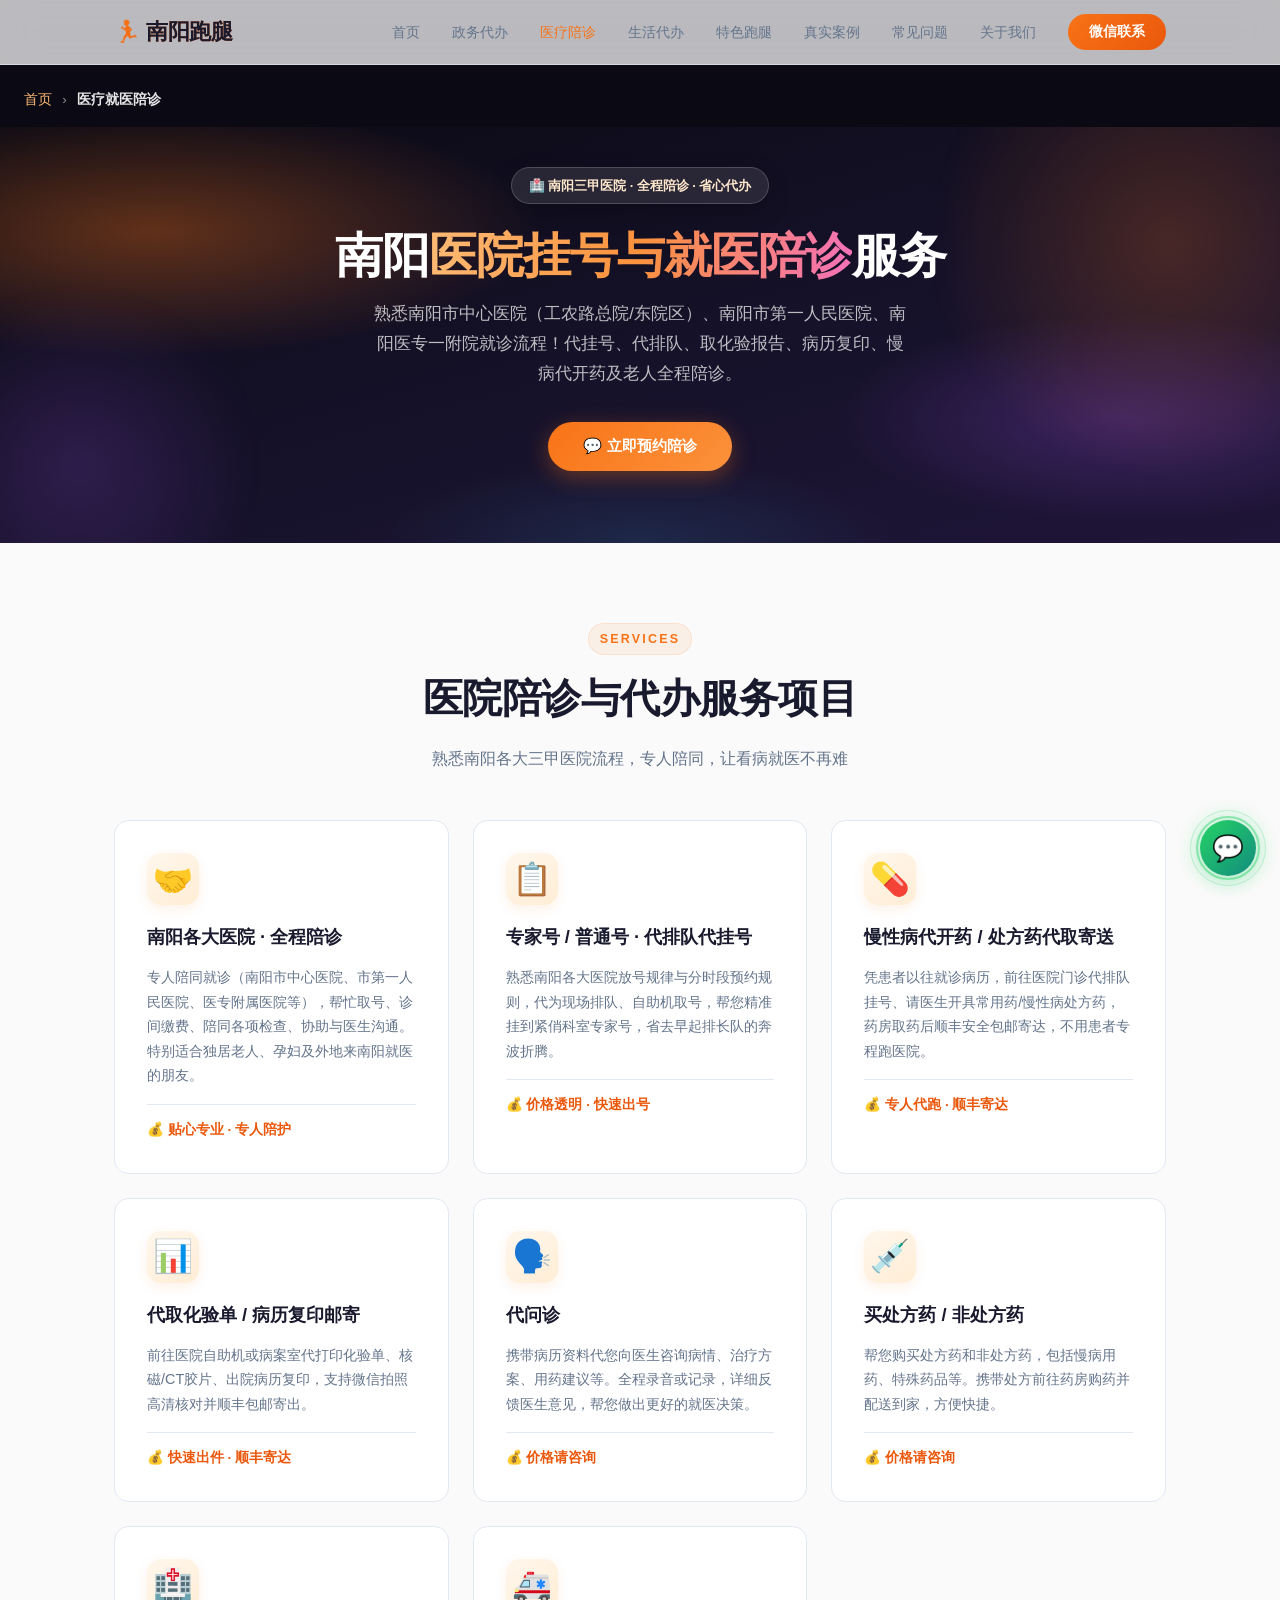
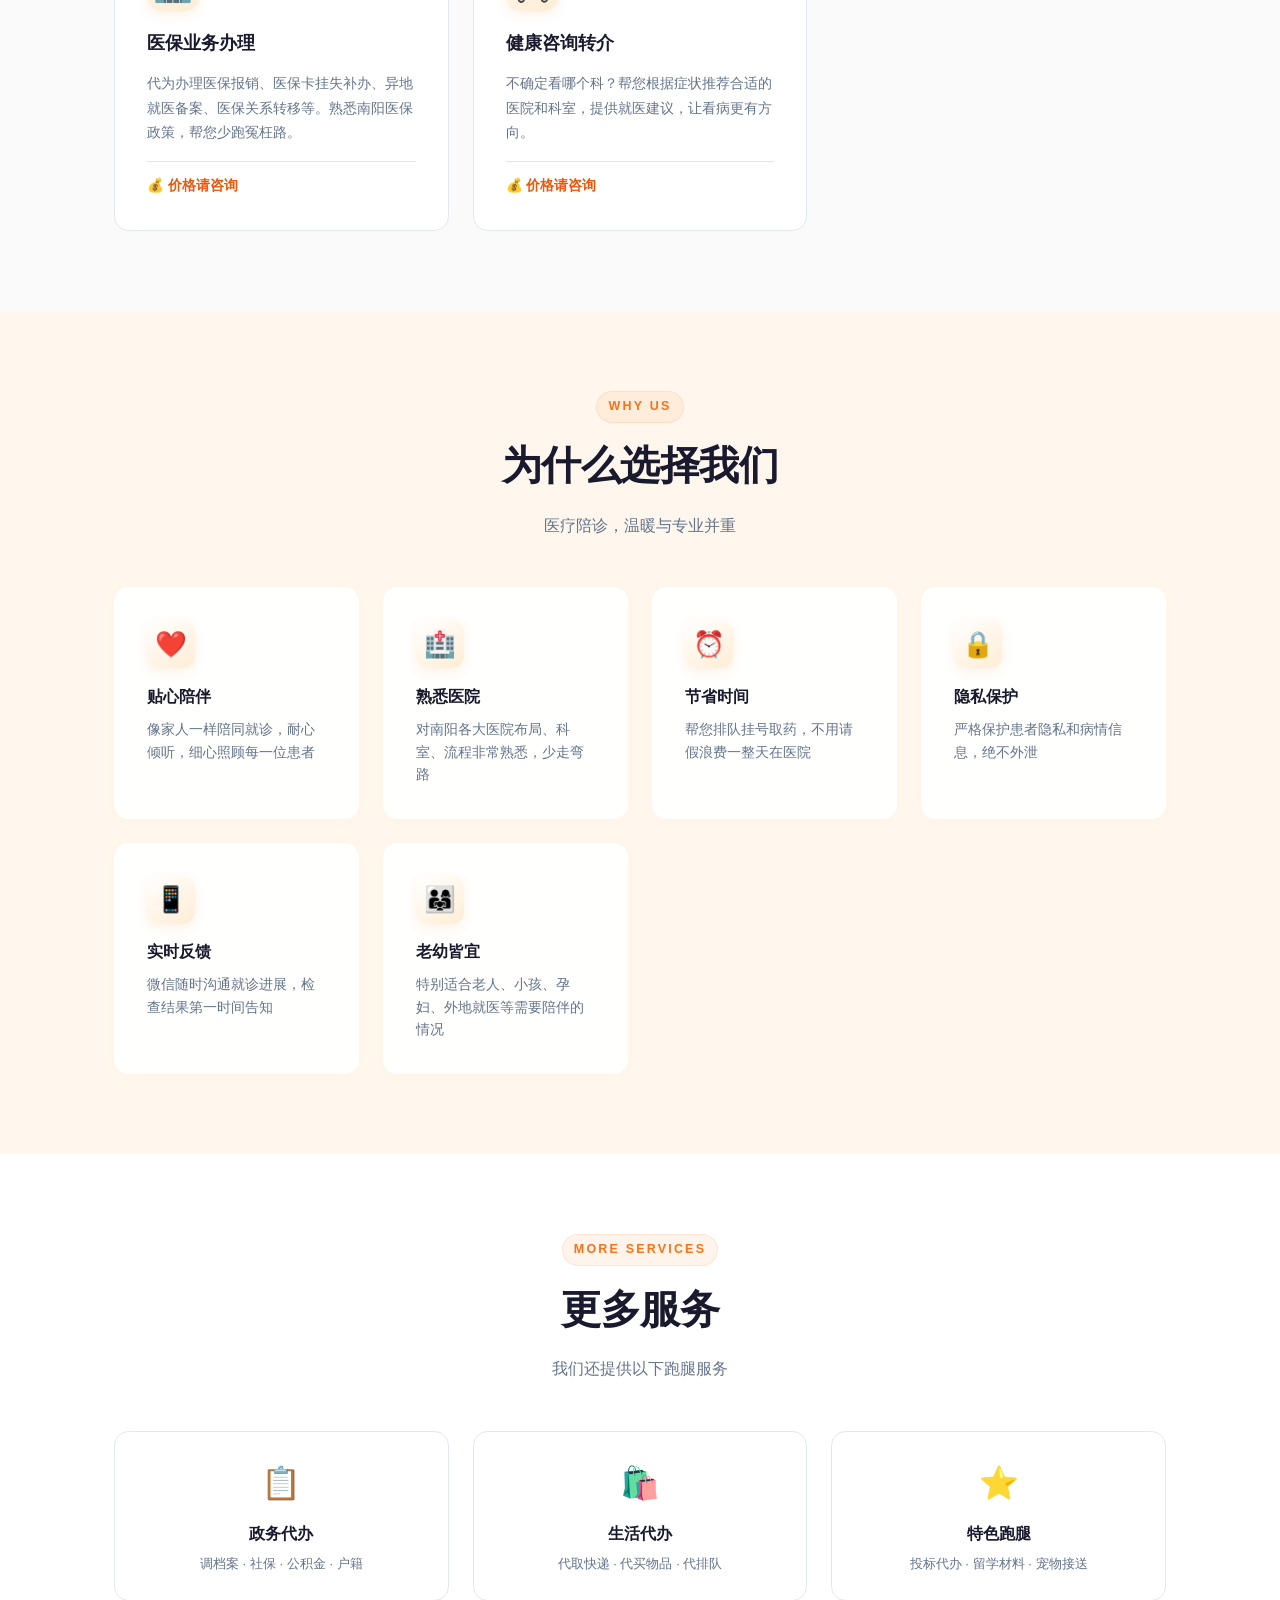
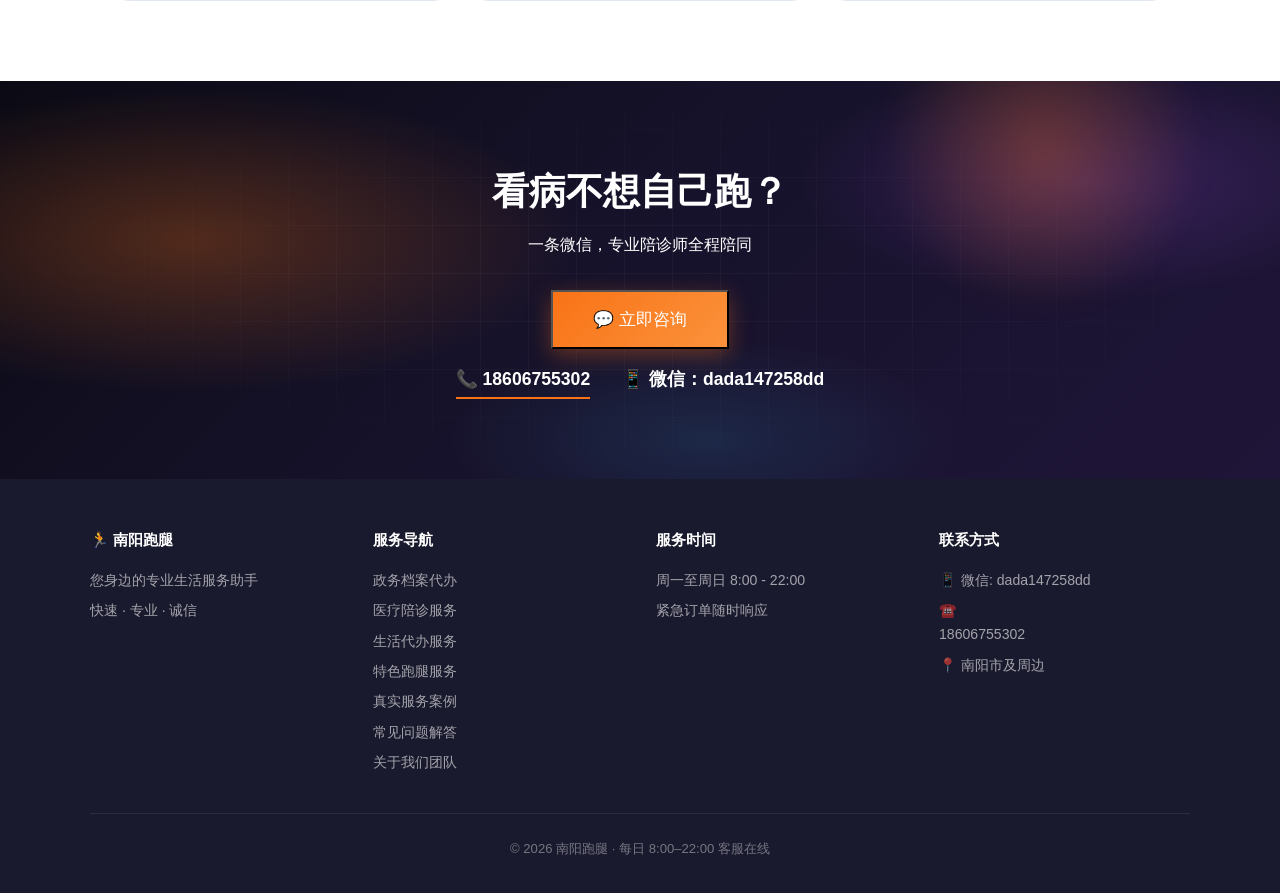
<file: yiliao.html>
<!DOCTYPE html>
<html lang="zh-CN">
<head>
    <meta charset="UTF-8">
    <meta name="viewport" content="width=device-width, initial-scale=1.0">
    <meta name="applicable-device" content="pc,mobile">
    <meta http-equiv="Cache-Control" content="no-transform">

    <!-- ===== Primary Meta ===== -->
    <title>南阳就医陪诊代办 - 南阳市中心医院/一附院代挂号·代取药·取报告·病历复印 | 南阳跑腿</title>
    <meta name="description" content="南阳跑腿专业提供南阳市中心医院（工农路总院/示范区东院区）、南阳市第一人民医院、南阳医专一附院就医陪诊、代挂专家号、代取化验单检查报告、病历复印邮寄、慢病代开药及独居老人全程陪护。专人贴心跑腿，电话：18606755302">
    <meta name="keywords" content="南阳陪诊,南阳市中心医院代挂号,南阳市第一人民医院代取药,南阳医院代取化验单,南阳病历复印代办,南阳医专一附院陪诊,南阳老人就医陪诊,南阳医疗跑腿">
    <meta name="robots" content="index, follow">
    <link rel="canonical" href="https://nyptbb.cn/yiliao">

    <!-- ===== Open Graph ===== -->
    <meta property="og:type" content="website">
    <meta property="og:title" content="南阳就医陪诊代办 - 南阳市中心医院/一附院代挂号·代取药·取报告·病历复印 | 南阳跑腿">
    <meta property="og:description" content="南阳市中心医院、南阳市第一人民医院等各大三甲医院就医陪诊、代挂号、代取化验报告、病历复印、慢病代开药。">
    <meta property="og:url" content="https://nyptbb.cn/yiliao">
    <meta property="og:image" content="https://nyptbb.cn/share.jpg">
    <meta property="og:locale" content="zh_CN">
    <meta property="og:site_name" content="南阳跑腿">

    <!-- ===== Twitter Card ===== -->
    <meta name="twitter:card" content="summary">
    <meta name="twitter:title" content="南阳就医陪诊代办 - 南阳各大医院代挂号·取药·取报告·陪护">
    <meta name="twitter:description" content="南阳市中心医院、南阳市第一人民医院就医陪诊、代挂号、代取化验报告、病历复印。">

    <!-- ===== Baidu (百度站长) ===== -->
    <meta name="baidu-site-verification" content="codeva-Njb9T4paHS">
    <meta name="baidu-site-verification" content="code-dM54Fl8tbn">

    <!-- ===== Preconnect for Speed ===== -->
    <link rel="dns-prefetch" href="https://nyptbb.cn">
    <!-- ===== Favicon & App Icons ===== -->
    <link rel="icon" href="/favicon.ico" sizes="48x48">
    <link rel="icon" href="/favicon.svg" type="image/svg+xml">
    <link rel="icon" type="image/png" sizes="32x32" href="/favicon-32x32.png">
    <link rel="icon" type="image/png" sizes="16x16" href="/favicon-16x16.png">
    <link rel="apple-touch-icon" sizes="180x180" href="/apple-touch-icon.png">

    <!-- ===== Structured Data: BreadcrumbList ===== -->
    <script type="application/ld+json">
    {
        "@context": "https://schema.org",
        "@type": "BreadcrumbList",
        "itemListElement": [
            { "@type": "ListItem", "position": 1, "name": "南阳跑腿", "item": "https://nyptbb.cn/" },
            { "@type": "ListItem", "position": 2, "name": "医疗就医陪诊", "item": "https://nyptbb.cn/yiliao" }
        ]
    }
    </script>

    <!-- ===== Structured Data: Service ===== -->
    <script type="application/ld+json">
    {
        "@context": "https://schema.org",
        "@type": "Service",
        "name": "南阳医院就医陪诊代办",
        "description": "南阳跑腿提供南阳市中心医院、南阳市第一人民医院就医陪诊、代挂号、代取药、代取报告、病历复印等专业服务。",
        "url": "https://nyptbb.cn/yiliao",
        "provider": {
            "@type": "LocalBusiness",
            "name": "南阳跑腿",
            "telephone": "18606755302",
            "areaServed": { "@type": "City", "name": "南阳" }
        },
        "areaServed": { "@type": "City", "name": "南阳" },
        "serviceType": "医疗就医陪诊"
    }
    </script>
    <link rel="stylesheet" href="assets/css/common.css">
    <link rel="stylesheet" href="assets/css/service.css">
    <link rel="stylesheet" href="assets/css/responsive.css">
    <!-- ===== 百度统计 ===== -->
    <script src="assets/js/common.js" defer></script>
</head>
<body>

<!-- 微信分享缩略图（抓取页面首张>=300x300 图片；不在视觉上显示） -->
<img src="share.jpg" alt="南阳医院就医陪诊 - 南阳跑腿" width="500" height="500" style="position:absolute;left:-9999px;top:0" aria-hidden="true">

<!-- ===== Header ===== -->
<header id="header">
    <div class="header-inner">
        <a href="./" class="logo">🏃 <span>南阳跑腿</span></a>
        <button class="nav-toggle" type="button" data-nav-toggle aria-label="菜单" aria-expanded="false" aria-controls="primary-navigation">☰</button>
        <nav class="nav-links" id="primary-navigation">
            <a href="./">首页</a>
            <a href="zhengwu">政务代办</a>
            <a href="yiliao" class="active">医疗陪诊</a>
            <a href="shenghuo">生活代办</a>
            <a href="tese">特色跑腿</a>
            <a href="anli">真实案例</a>
            <a href="wenti">常见问题</a>
            <a href="guanyu">关于我们</a>
            <button type="button" class="contact-btn" data-contact-open>微信联系</button>
        </nav>
    </div>
</header>

<!-- ===== Breadcrumb ===== -->
<div class="breadcrumb" style="padding-left:1.5rem">
    <a href="./">首页</a>
    <span>›</span>
    <strong>医疗就医陪诊</strong>
</div>

<!-- ===== Page Hero ===== -->
<section class="page-hero">
    <div class="page-hero-content">
        <div class="page-hero-badge">🏥 南阳三甲医院 · 全程陪诊 · 省心代办</div>
        <h1>南阳<span class="highlight">医院挂号与就医陪诊</span>服务</h1>
        <p>熟悉南阳市中心医院（工农路总院/东院区）、南阳市第一人民医院、南阳医专一附院就诊流程！代挂号、代排队、取化验报告、病历复印、慢病代开药及老人全程陪诊。</p>
        <button type="button" class="btn btn-primary" data-contact-open>💬 立即预约陪诊</button>
    </div>
</section>

<!-- ===== Service Details ===== -->
<section id="services">
    <div class="container text-center">
        <div class="section-label">Services</div>
        <h2 class="section-title">医院陪诊与代办服务项目</h2>
        <p class="section-subtitle mx-auto">熟悉南阳各大三甲医院流程，专人陪同，让看病就医不再难</p>
    </div>
    <div class="container">
        <div class="service-detail-grid">

            <div class="service-detail-card reveal">
                <span class="card-icon">🤝</span>
                <h3>南阳各大医院 · 全程陪诊</h3>
                <p>专人陪同就诊（南阳市中心医院、市第一人民医院、医专附属医院等），帮忙取号、诊间缴费、陪同各项检查、协助与医生沟通。特别适合独居老人、孕妇及外地来南阳就医的朋友。</p>
                <div class="card-price">💰 贴心专业 · 专人陪护</div>
            </div>

            <div class="service-detail-card reveal">
                <span class="card-icon">📋</span>
                <h3>专家号 / 普通号 · 代排队代挂号</h3>
                <p>熟悉南阳各大医院放号规律与分时段预约规则，代为现场排队、自助机取号，帮您精准挂到紧俏科室专家号，省去早起排长队的奔波折腾。</p>
                <div class="card-price">💰 价格透明 · 快速出号</div>
            </div>

            <div class="service-detail-card reveal">
                <span class="card-icon">💊</span>
                <h3>慢性病代开药 / 处方药代取寄送</h3>
                <p>凭患者以往就诊病历，前往医院门诊代排队挂号、请医生开具常用药/慢性病处方药，药房取药后顺丰安全包邮寄达，不用患者专程跑医院。</p>
                <div class="card-price">💰 专人代跑 · 顺丰寄达</div>
            </div>

            <div class="service-detail-card reveal">
                <span class="card-icon">📊</span>
                <h3>代取化验单 / 病历复印邮寄</h3>
                <p>前往医院自助机或病案室代打印化验单、核磁/CT胶片、出院病历复印，支持微信拍照高清核对并顺丰包邮寄出。</p>
                <div class="card-price">💰 快速出件 · 顺丰寄达</div>
            </div>

            <div class="service-detail-card reveal">
                <span class="card-icon">🗣️</span>
                <h3>代问诊</h3>
                <p>携带病历资料代您向医生咨询病情、治疗方案、用药建议等。全程录音或记录，详细反馈医生意见，帮您做出更好的就医决策。</p>
                <div class="card-price">💰 价格请咨询</div>
            </div>

            <div class="service-detail-card reveal">
                <span class="card-icon">💉</span>
                <h3>买处方药 / 非处方药</h3>
                <p>帮您购买处方药和非处方药，包括慢病用药、特殊药品等。携带处方前往药房购药并配送到家，方便快捷。</p>
                <div class="card-price">💰 价格请咨询</div>
            </div>

            <div class="service-detail-card reveal">
                <span class="card-icon">🏥</span>
                <h3>医保业务办理</h3>
                <p>代为办理医保报销、医保卡挂失补办、异地就医备案、医保关系转移等。熟悉南阳医保政策，帮您少跑冤枉路。</p>
                <div class="card-price">💰 价格请咨询</div>
            </div>

            <div class="service-detail-card reveal">
                <span class="card-icon">🚑</span>
                <h3>健康咨询转介</h3>
                <p>不确定看哪个科？帮您根据症状推荐合适的医院和科室，提供就医建议，让看病更有方向。</p>
                <div class="card-price">💰 价格请咨询</div>
            </div>

        </div>
    </div>
</section>

<!-- ===== Why Us ===== -->
<section id="why-us">
    <div class="container text-center">
        <div class="section-label">Why Us</div>
        <h2 class="section-title">为什么选择我们</h2>
        <p class="section-subtitle mx-auto">医疗陪诊，温暖与专业并重</p>
    </div>
    <div class="container">
        <div class="features-grid">
            <div class="feature-card reveal-left">
                <div class="feature-icon">❤️</div>
                <h4>贴心陪伴</h4>
                <p>像家人一样陪同就诊，耐心倾听，细心照顾每一位患者</p>
            </div>
            <div class="feature-card reveal-left">
                <div class="feature-icon">🏥</div>
                <h4>熟悉医院</h4>
                <p>对南阳各大医院布局、科室、流程非常熟悉，少走弯路</p>
            </div>
            <div class="feature-card reveal-left">
                <div class="feature-icon">⏰</div>
                <h4>节省时间</h4>
                <p>帮您排队挂号取药，不用请假浪费一整天在医院</p>
            </div>
            <div class="feature-card reveal-left">
                <div class="feature-icon">🔒</div>
                <h4>隐私保护</h4>
                <p>严格保护患者隐私和病情信息，绝不外泄</p>
            </div>
            <div class="feature-card reveal-left">
                <div class="feature-icon">📱</div>
                <h4>实时反馈</h4>
                <p>微信随时沟通就诊进展，检查结果第一时间告知</p>
            </div>
            <div class="feature-card reveal-left">
                <div class="feature-icon">👨‍👩‍👧</div>
                <h4>老幼皆宜</h4>
                <p>特别适合老人、小孩、孕妇、外地就医等需要陪伴的情况</p>
            </div>
        </div>
    </div>
</section>

<!-- ===== Related Services ===== -->
<section id="related">
    <div class="container text-center">
        <div class="section-label">More Services</div>
        <h2 class="section-title">更多服务</h2>
        <p class="section-subtitle mx-auto">我们还提供以下跑腿服务</p>
    </div>
    <div class="container">
        <div class="related-grid">
            <a href="zhengwu" class="related-card reveal">
                <div class="related-icon">📋</div>
                <h4>政务代办</h4>
                <p>调档案 · 社保 · 公积金 · 户籍</p>
            </a>
            <a href="shenghuo" class="related-card reveal">
                <div class="related-icon">🛍️</div>
                <h4>生活代办</h4>
                <p>代取快递 · 代买物品 · 代排队</p>
            </a>
            <a href="tese" class="related-card reveal">
                <div class="related-icon">⭐</div>
                <h4>特色跑腿</h4>
                <p>投标代办 · 留学材料 · 宠物接送</p>
            </a>
        </div>
    </div>
</section>

<!-- ===== CTA ===== -->
<section class="cta">
    <div class="container">
        <h2 class="reveal">看病不想自己跑？</h2>
        <p class="reveal">一条微信，专业陪诊师全程陪同</p>
        <div class="reveal">
            <button type="button" class="btn btn-primary" data-contact-open style="font-size:1.05rem;padding:1rem 2.5rem">
                💬 立即咨询
            </button>
        </div>
        <div class="cta-contact reveal">
            <a href="tel:18606755302">📞 18606755302</a>
            <span>📱 微信：dada147258dd</span>
        </div>
    </div>
</section>

<!-- ===== Footer ===== -->
<footer>
    <div class="footer-grid">
        <div class="footer-col">
            <h5>🏃 南阳跑腿</h5>
            <p>您身边的专业生活服务助手</p>
            <p>快速 · 专业 · 诚信</p>
        </div>
        <div class="footer-col">
            <h5>服务导航</h5>
            <a href="zhengwu">政务档案代办</a>
            <a href="yiliao">医疗陪诊服务</a>
            <a href="shenghuo">生活代办服务</a>
            <a href="tese">特色跑腿服务</a>
            <a href="anli">真实服务案例</a>
            <a href="wenti">常见问题解答</a>
            <a href="guanyu">关于我们团队</a>
        </div>
        <div class="footer-col">
            <h5>服务时间</h5>
            <p>周一至周日 8:00 - 22:00</p>
            <p>紧急订单随时响应</p>
        </div>
        <div class="footer-col">
            <h5>联系方式</h5>
            <p>📱 微信: dada147258dd</p>
            <p>☎️ <a href="tel:18606755302" style="color:rgba(255,255,255,.6)">18606755302</a></p>
            <p>📍 南阳市及周边</p>
        </div>
    </div>
    <div class="footer-bottom">
        © 2026 南阳跑腿 · 每日 8:00–22:00 客服在线
    </div>
</footer>

<!-- ===== Contact Modal ===== -->
<div id="contactModal" class="modal" aria-hidden="true">
    <div class="modal-panel" role="dialog" aria-modal="true" aria-labelledby="contactModalTitle" aria-describedby="contactModalDesc" tabindex="-1">
        <button class="modal-close" type="button" data-contact-close aria-label="关闭联系窗口">✕</button>
        <div class="modal-icon">💬</div>
        <h3 id="contactModalTitle">联系我们</h3>
        <p class="modal-desc" id="contactModalDesc">添加微信或拨打电话，我们随时为您服务</p>
        <img src="images/wechat-qr.png" alt="微信二维码" style="width:180px;height:180px;border-radius:.6rem;margin:0 auto 1rem;display:block;border:1px solid var(--border)" onerror="this.style.display='none'">
        <div class="modal-contact">
            <div class="modal-contact-item">
                <span class="modal-contact-label">微信</span>
                <span class="modal-contact-value">dada147258dd</span>
                <button type="button" class="modal-copy-btn" data-copy="dada147258dd">复制</button>
            </div>
            <div class="modal-contact-item">
                <span class="modal-contact-label">电话</span>
                <span class="modal-contact-value">18606755302</span>
                <button type="button" class="modal-copy-btn" data-copy="18606755302">复制</button>
            </div>
        </div>
        <div class="modal-actions">
            <a href="tel:18606755302" class="btn btn-primary">📞 拨打电话</a>
            <button type="button" class="btn btn-outline" data-contact-close>稍后联系</button>
        </div>
    </div>
</div>

<!-- ===== Mobile Action Bar ===== -->
<div class="action-bar">
    <a href="tel:18606755302" class="action-call">📞 打电话</a>
    <button type="button" class="action-wx" data-contact-open>💬 微信咨询</button>
</div>

<button type="button" class="float-wx" data-contact-open aria-label="联系我们">
    💬
    <span class="float-wx-tooltip">联系跑腿</span>
</button>

<button type="button" class="back-top" data-back-top aria-label="回到顶部">↑</button>

<div class="toast" id="toast" role="status" aria-live="polite" aria-atomic="true">已复制到剪贴板</div>
</body>
</html>
</file>
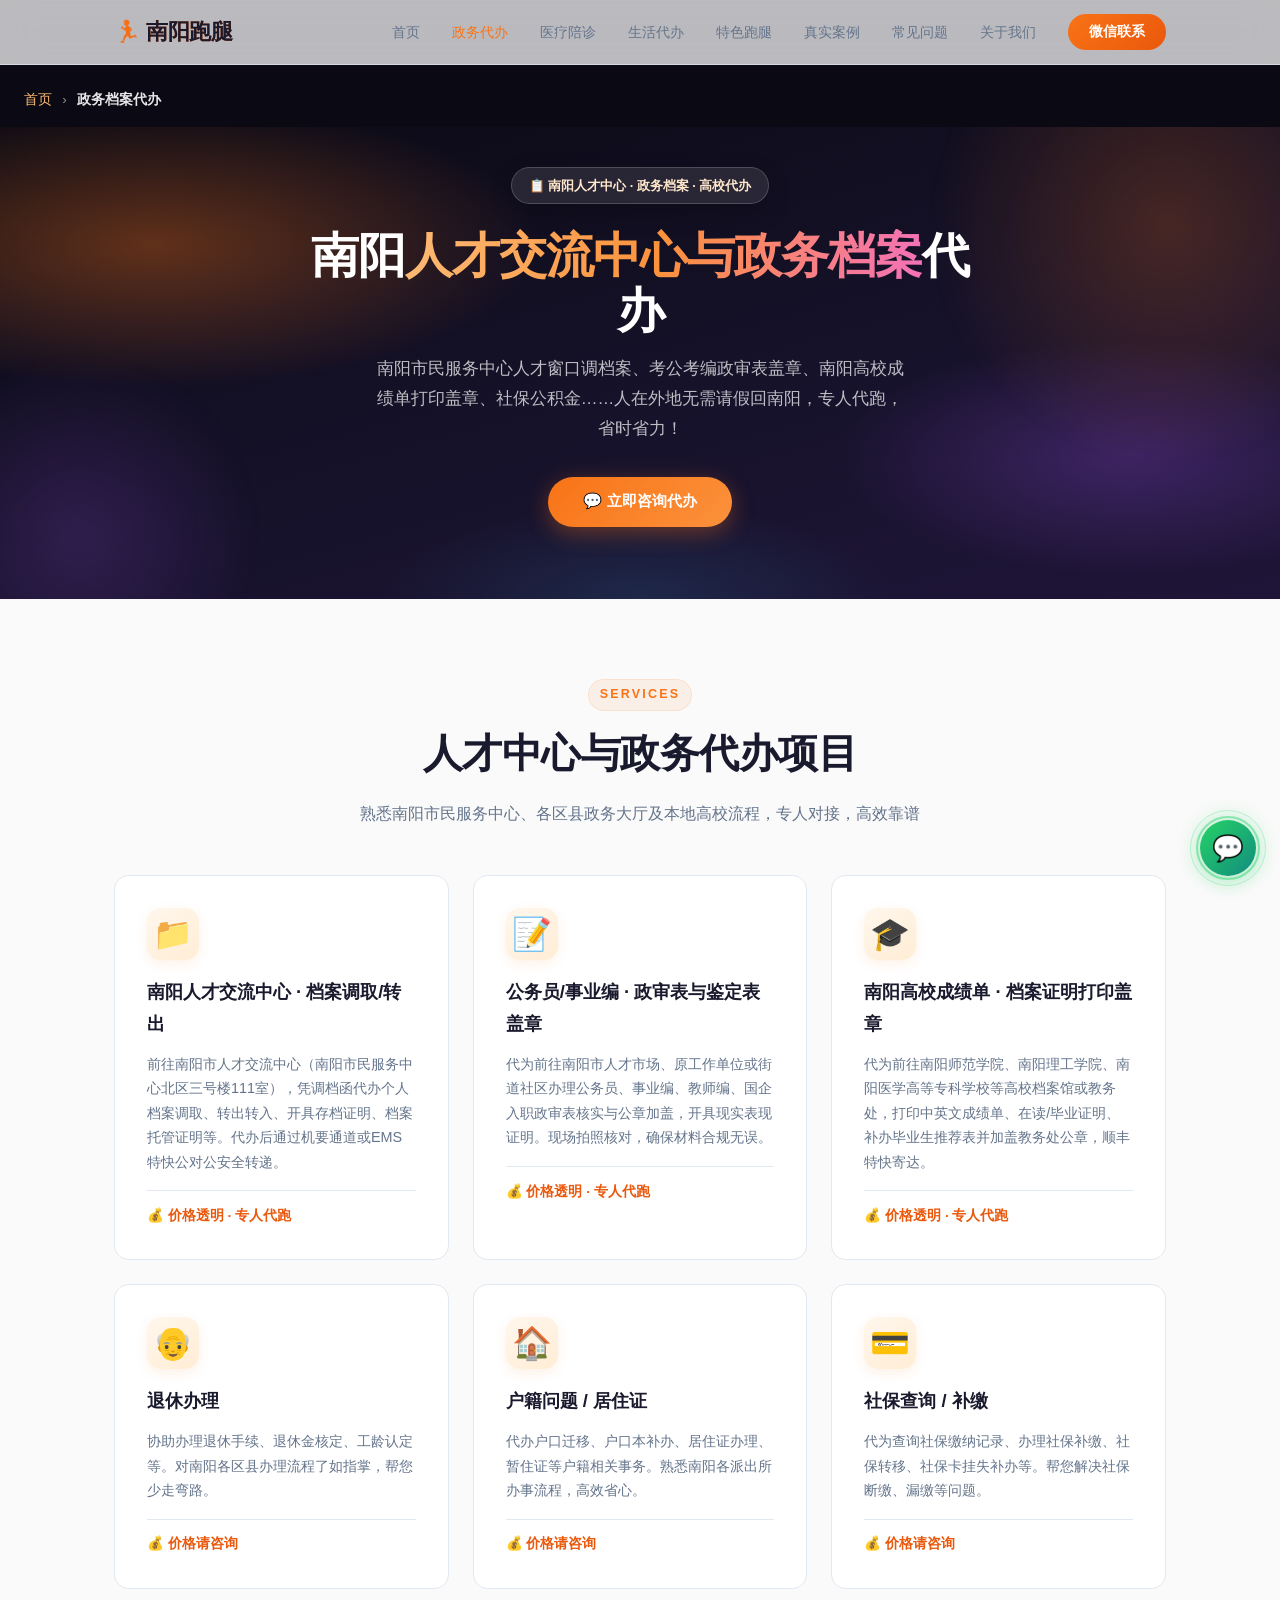
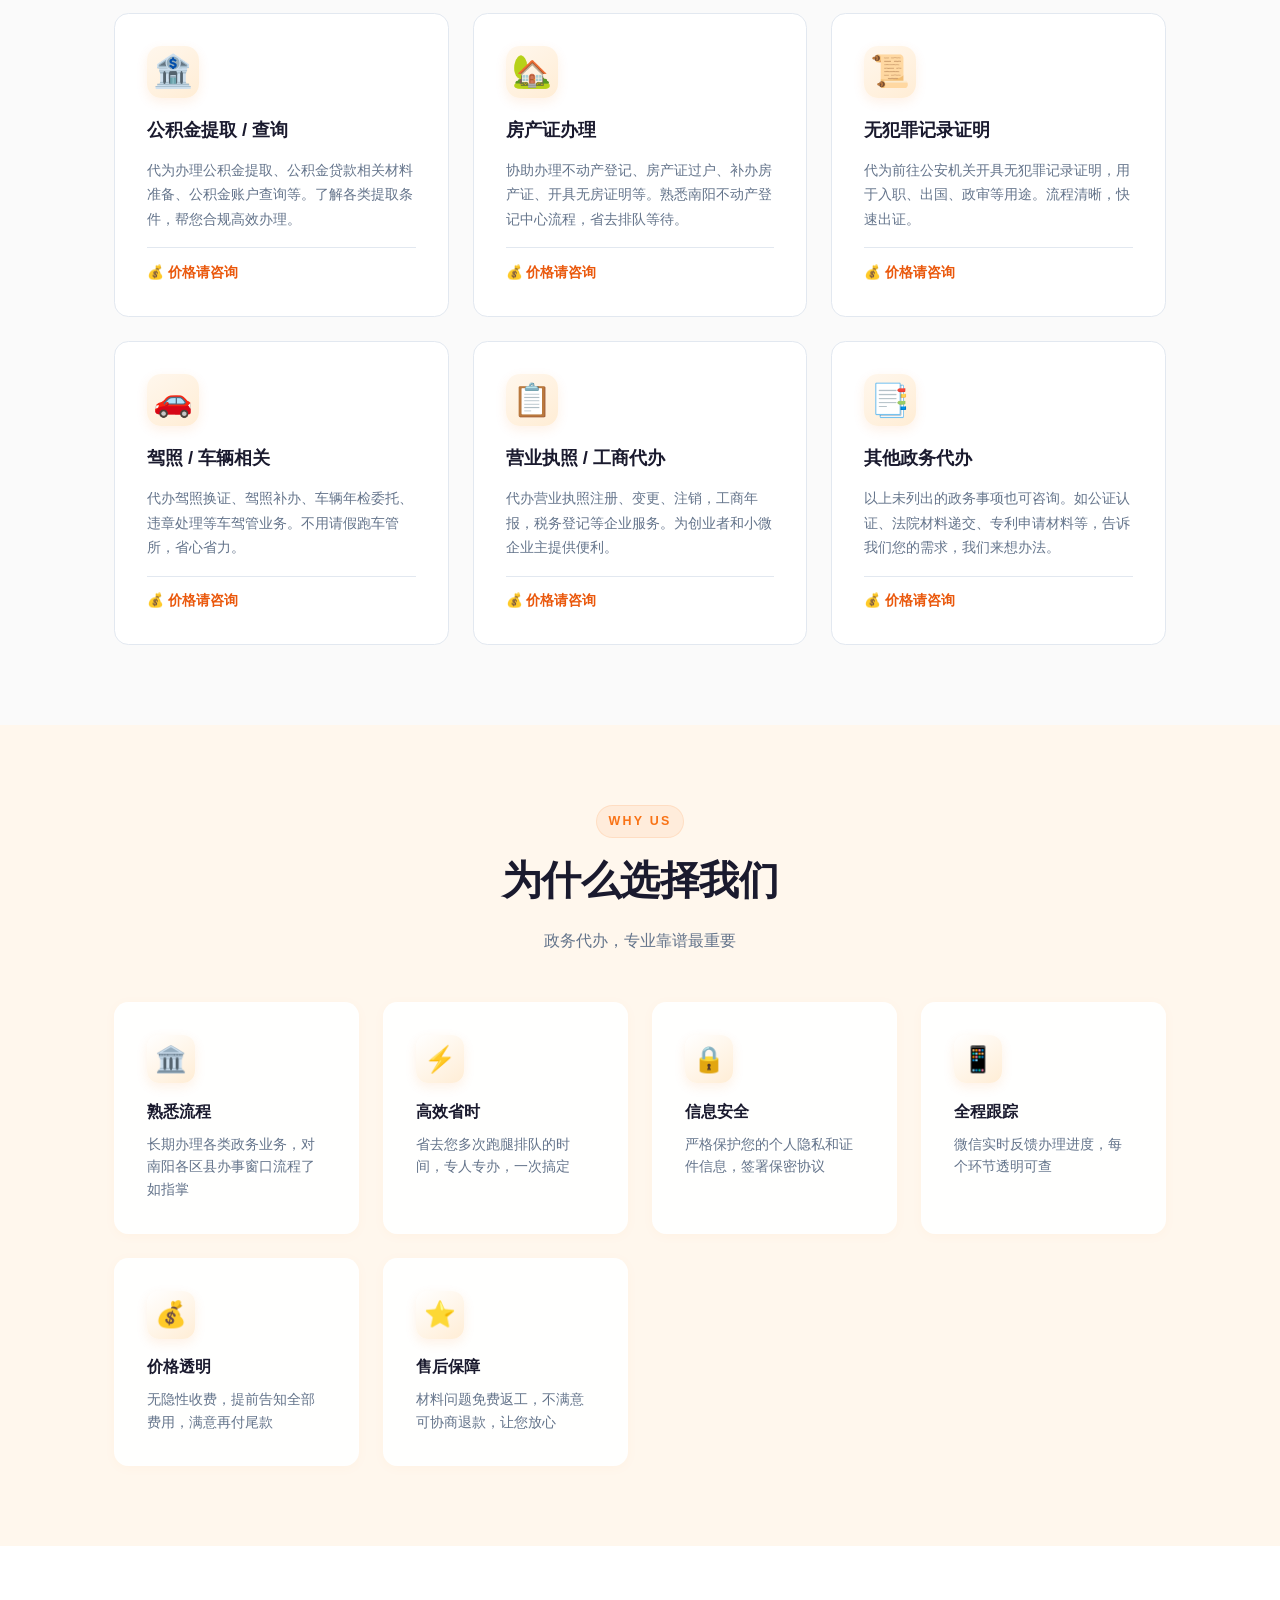
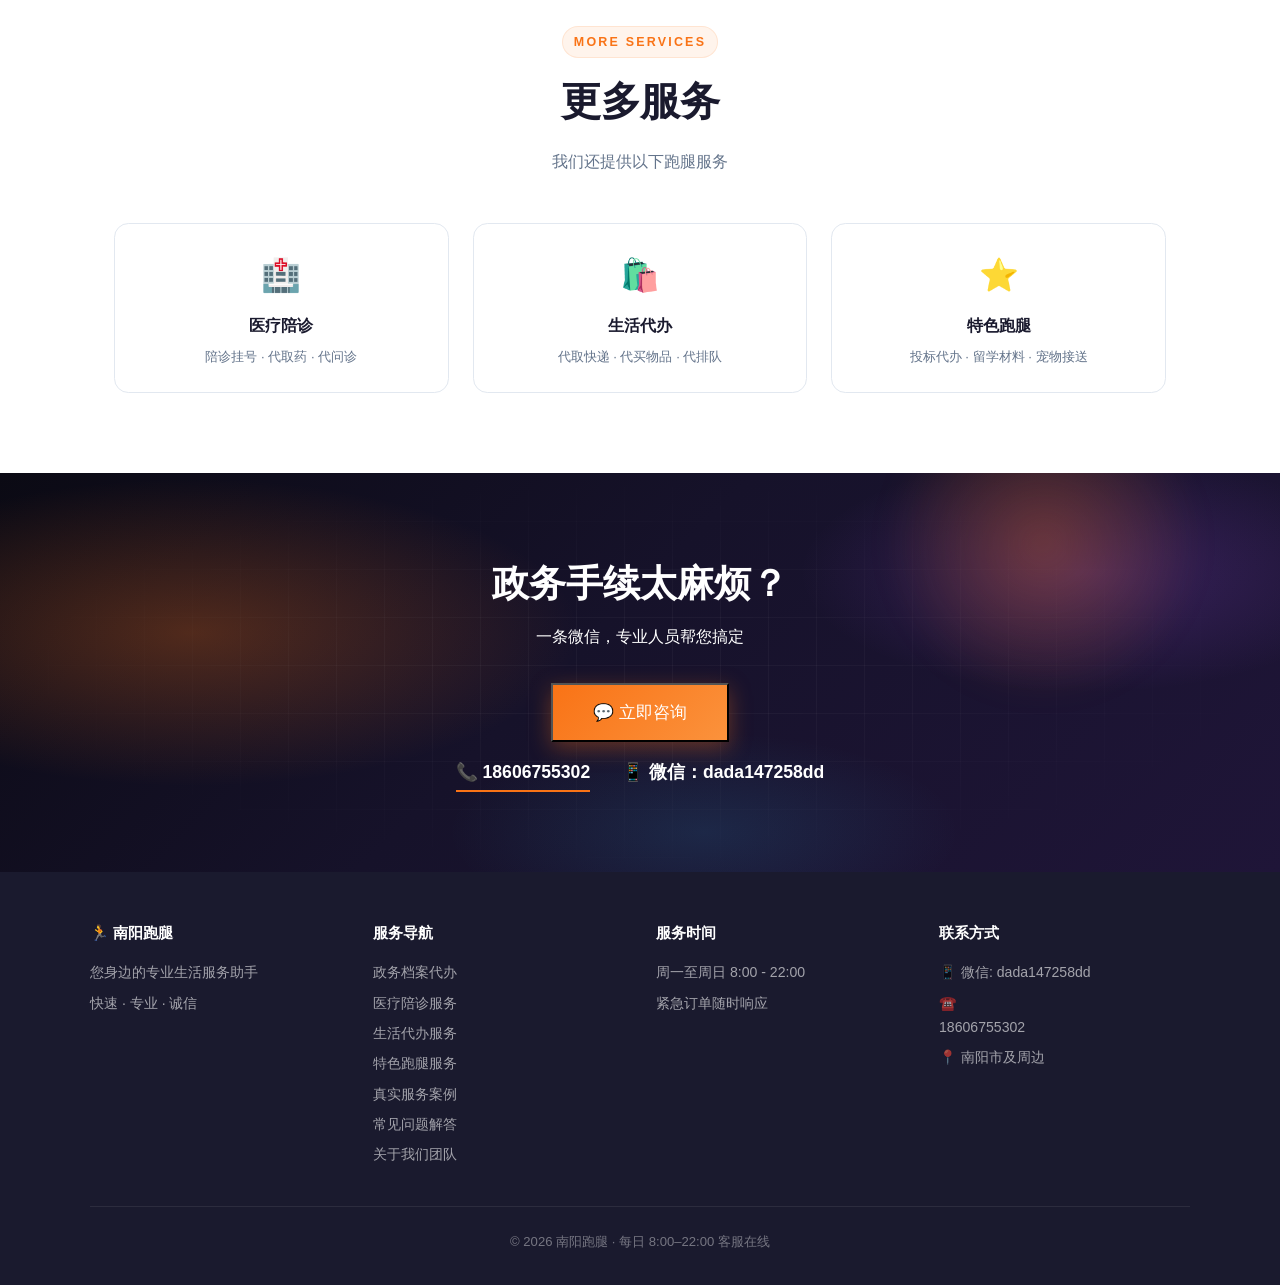
<file: zhengwu.html>
<!DOCTYPE html>
<html lang="zh-CN">
<head>
    <meta charset="UTF-8">
    <meta name="viewport" content="width=device-width, initial-scale=1.0">
    <meta name="applicable-device" content="pc,mobile">
    <meta http-equiv="Cache-Control" content="no-transform">

    <!-- ===== Primary Meta ===== -->
    <title>南阳人才交流中心代办 - 调档案·开存档证明·高校成绩单盖章·政审代跑 | 南阳跑腿</title>
    <meta name="description" content="南阳跑腿专业提供南阳人才交流中心（市民服务中心北区三号楼111室）、南阳市人社局及本地高校（南阳师院/南阳理工/南阳医专）调档案、开存档证明、公务员事业编入职政审表盖章、成绩单打印盖章、社保公积金代办。专人代跑，全程微信反馈，机要/顺丰安全送达。电话：18606755302">
    <meta name="keywords" content="南阳人才交流中心代办,南阳人才交流中心调档案,南阳人才市场档案转出,南阳开存档证明,南阳政审表盖章代办,南阳师范学院成绩单盖章,南阳理工学院调档代办,南阳医专成绩单打印,南阳市民服务中心代办,南阳政务代办">
    <meta name="robots" content="index, follow">
    <link rel="canonical" href="https://nyptbb.cn/zhengwu">

    <!-- ===== Open Graph ===== -->
    <meta property="og:type" content="website">
    <meta property="og:title" content="南阳人才交流中心代办 - 调档案·开存档证明·高校成绩单盖章·政审代跑 | 南阳跑腿">
    <meta property="og:description" content="南阳人才交流中心（市民服务中心北区三号楼111室）、南阳市人社局及本地高校档案调取、存档证明、政审盖章、成绩单打印代办。">
    <meta property="og:url" content="https://nyptbb.cn/zhengwu">
    <meta property="og:image" content="https://nyptbb.cn/share.jpg">
    <meta property="og:locale" content="zh_CN">
    <meta property="og:site_name" content="南阳跑腿">

    <!-- ===== Twitter Card ===== -->
    <meta name="twitter:card" content="summary">
    <meta name="twitter:title" content="南阳人才交流中心代办 - 调档案·开存档证明·高校成绩单盖章·政审代跑 | 南阳跑腿">
    <meta name="twitter:description" content="南阳本地专业政务档案代办，人才中心调档案、存档证明、高校成绩单盖章、政审表盖章。">

    <!-- ===== Baidu (百度站长) ===== -->
    <meta name="baidu-site-verification" content="codeva-Njb9T4paHS">
    <meta name="baidu-site-verification" content="code-dM54Fl8tbn">

    <!-- ===== Preconnect for Speed ===== -->
    <link rel="dns-prefetch" href="https://nyptbb.cn">
    <!-- ===== Favicon & App Icons ===== -->
    <link rel="icon" href="/favicon.ico" sizes="48x48">
    <link rel="icon" href="/favicon.svg" type="image/svg+xml">
    <link rel="icon" type="image/png" sizes="32x32" href="/favicon-32x32.png">
    <link rel="icon" type="image/png" sizes="16x16" href="/favicon-16x16.png">
    <link rel="apple-touch-icon" sizes="180x180" href="/apple-touch-icon.png">

    <!-- ===== Structured Data: BreadcrumbList ===== -->
    <script type="application/ld+json">
    {
        "@context": "https://schema.org",
        "@type": "BreadcrumbList",
        "itemListElement": [
            { "@type": "ListItem", "position": 1, "name": "南阳跑腿", "item": "https://nyptbb.cn/" },
            { "@type": "ListItem", "position": 2, "name": "政务档案代办", "item": "https://nyptbb.cn/zhengwu" }
        ]
    }
    </script>

    <!-- ===== Structured Data: Service ===== -->
    <script type="application/ld+json">
    {
        "@context": "https://schema.org",
        "@type": "Service",
        "name": "南阳人才交流中心与政务档案代办",
        "description": "南阳跑腿提供南阳市人才交流中心档案调取、存档证明、公务员政审盖章、南阳高校成绩单盖章、社保公积金等专业代办服务。",
        "url": "https://nyptbb.cn/zhengwu",
        "provider": {
            "@type": "LocalBusiness",
            "name": "南阳跑腿",
            "telephone": "18606755302",
            "areaServed": { "@type": "City", "name": "南阳" }
        },
        "areaServed": { "@type": "City", "name": "南阳" },
        "serviceType": "人才交流中心与政务档案代办"
    }
    </script>
    <link rel="stylesheet" href="assets/css/common.css">
    <link rel="stylesheet" href="assets/css/service.css">
    <link rel="stylesheet" href="assets/css/responsive.css">
    <!-- ===== 百度统计 ===== -->
    <script src="assets/js/common.js" defer></script>
</head>
<body>

<!-- 微信分享缩略图（抓取页面首张>=300x300 图片；不在视觉上显示） -->
<img src="share.jpg" alt="南阳政务档案代办 - 南阳跑腿" width="500" height="500" style="position:absolute;left:-9999px;top:0" aria-hidden="true">

<!-- ===== Header ===== -->
<header id="header">
    <div class="header-inner">
        <a href="./" class="logo">🏃 <span>南阳跑腿</span></a>
        <button class="nav-toggle" type="button" data-nav-toggle aria-label="菜单" aria-expanded="false" aria-controls="primary-navigation">☰</button>
        <nav class="nav-links" id="primary-navigation">
            <a href="./">首页</a>
            <a href="zhengwu" class="active">政务代办</a>
            <a href="yiliao">医疗陪诊</a>
            <a href="shenghuo">生活代办</a>
            <a href="tese">特色跑腿</a>
            <a href="anli">真实案例</a>
            <a href="wenti">常见问题</a>
            <a href="guanyu">关于我们</a>
            <button type="button" class="contact-btn" data-contact-open>微信联系</button>
        </nav>
    </div>
</header>

<!-- ===== Breadcrumb ===== -->
<div class="breadcrumb" style="padding-left:1.5rem">
    <a href="./">首页</a>
    <span>›</span>
    <strong>政务档案代办</strong>
</div>

<!-- ===== Page Hero ===== -->
<section class="page-hero">
    <div class="page-hero-content">
        <div class="page-hero-badge">📋 南阳人才中心 · 政务档案 · 高校代办</div>
        <h1>南阳<span class="highlight">人才交流中心与政务档案</span>代办</h1>
        <p>南阳市民服务中心人才窗口调档案、考公考编政审表盖章、南阳高校成绩单打印盖章、社保公积金……人在外地无需请假回南阳，专人代跑，省时省力！</p>
        <button type="button" class="btn btn-primary" data-contact-open>💬 立即咨询代办</button>
    </div>
</section>

<!-- ===== Service Details ===== -->
<section id="services">
    <div class="container text-center">
        <div class="section-label">Services</div>
        <h2 class="section-title">人才中心与政务代办项目</h2>
        <p class="section-subtitle mx-auto">熟悉南阳市民服务中心、各区县政务大厅及本地高校流程，专人对接，高效靠谱</p>
    </div>
    <div class="container">
        <div class="service-detail-grid">

            <div class="service-detail-card reveal">
                <span class="card-icon">📁</span>
                <h3>南阳人才交流中心 · 档案调取/转出</h3>
                <p>前往南阳市人才交流中心（南阳市民服务中心北区三号楼111室），凭调档函代办个人档案调取、转出转入、开具存档证明、档案托管证明等。代办后通过机要通道或EMS特快公对公安全转递。</p>
                <div class="card-price">💰 价格透明 · 专人代跑</div>
            </div>

            <div class="service-detail-card reveal">
                <span class="card-icon">📝</span>
                <h3>公务员/事业编 · 政审表与鉴定表盖章</h3>
                <p>代为前往南阳市人才市场、原工作单位或街道社区办理公务员、事业编、教师编、国企入职政审表核实与公章加盖，开具现实表现证明。现场拍照核对，确保材料合规无误。</p>
                <div class="card-price">💰 价格透明 · 专人代跑</div>
            </div>

            <div class="service-detail-card reveal">
                <span class="card-icon">🎓</span>
                <h3>南阳高校成绩单 · 档案证明打印盖章</h3>
                <p>代为前往南阳师范学院、南阳理工学院、南阳医学高等专科学校等高校档案馆或教务处，打印中英文成绩单、在读/毕业证明、补办毕业生推荐表并加盖教务处公章，顺丰特快寄达。</p>
                <div class="card-price">💰 价格透明 · 专人代跑</div>
            </div>

            <div class="service-detail-card reveal">
                <span class="card-icon">👴</span>
                <h3>退休办理</h3>
                <p>协助办理退休手续、退休金核定、工龄认定等。对南阳各区县办理流程了如指掌，帮您少走弯路。</p>
                <div class="card-price">💰 价格请咨询</div>
            </div>

            <div class="service-detail-card reveal">
                <span class="card-icon">🏠</span>
                <h3>户籍问题 / 居住证</h3>
                <p>代办户口迁移、户口本补办、居住证办理、暂住证等户籍相关事务。熟悉南阳各派出所办事流程，高效省心。</p>
                <div class="card-price">💰 价格请咨询</div>
            </div>

            <div class="service-detail-card reveal">
                <span class="card-icon">💳</span>
                <h3>社保查询 / 补缴</h3>
                <p>代为查询社保缴纳记录、办理社保补缴、社保转移、社保卡挂失补办等。帮您解决社保断缴、漏缴等问题。</p>
                <div class="card-price">💰 价格请咨询</div>
            </div>

            <div class="service-detail-card reveal">
                <span class="card-icon">🏦</span>
                <h3>公积金提取 / 查询</h3>
                <p>代为办理公积金提取、公积金贷款相关材料准备、公积金账户查询等。了解各类提取条件，帮您合规高效办理。</p>
                <div class="card-price">💰 价格请咨询</div>
            </div>

            <div class="service-detail-card reveal">
                <span class="card-icon">🏡</span>
                <h3>房产证办理</h3>
                <p>协助办理不动产登记、房产证过户、补办房产证、开具无房证明等。熟悉南阳不动产登记中心流程，省去排队等待。</p>
                <div class="card-price">💰 价格请咨询</div>
            </div>

            <div class="service-detail-card reveal">
                <span class="card-icon">📜</span>
                <h3>无犯罪记录证明</h3>
                <p>代为前往公安机关开具无犯罪记录证明，用于入职、出国、政审等用途。流程清晰，快速出证。</p>
                <div class="card-price">💰 价格请咨询</div>
            </div>

            <div class="service-detail-card reveal">
                <span class="card-icon">🚗</span>
                <h3>驾照 / 车辆相关</h3>
                <p>代办驾照换证、驾照补办、车辆年检委托、违章处理等车驾管业务。不用请假跑车管所，省心省力。</p>
                <div class="card-price">💰 价格请咨询</div>
            </div>

            <div class="service-detail-card reveal">
                <span class="card-icon">📋</span>
                <h3>营业执照 / 工商代办</h3>
                <p>代办营业执照注册、变更、注销，工商年报，税务登记等企业服务。为创业者和小微企业主提供便利。</p>
                <div class="card-price">💰 价格请咨询</div>
            </div>

            <div class="service-detail-card reveal">
                <span class="card-icon">📑</span>
                <h3>其他政务代办</h3>
                <p>以上未列出的政务事项也可咨询。如公证认证、法院材料递交、专利申请材料等，告诉我们您的需求，我们来想办法。</p>
                <div class="card-price">💰 价格请咨询</div>
            </div>

        </div>
    </div>
</section>

<!-- ===== Why Us ===== -->
<section id="why-us">
    <div class="container text-center">
        <div class="section-label">Why Us</div>
        <h2 class="section-title">为什么选择我们</h2>
        <p class="section-subtitle mx-auto">政务代办，专业靠谱最重要</p>
    </div>
    <div class="container">
        <div class="features-grid">
            <div class="feature-card reveal-left">
                <div class="feature-icon">🏛️</div>
                <h4>熟悉流程</h4>
                <p>长期办理各类政务业务，对南阳各区县办事窗口流程了如指掌</p>
            </div>
            <div class="feature-card reveal-left">
                <div class="feature-icon">⚡</div>
                <h4>高效省时</h4>
                <p>省去您多次跑腿排队的时间，专人专办，一次搞定</p>
            </div>
            <div class="feature-card reveal-left">
                <div class="feature-icon">🔒</div>
                <h4>信息安全</h4>
                <p>严格保护您的个人隐私和证件信息，签署保密协议</p>
            </div>
            <div class="feature-card reveal-left">
                <div class="feature-icon">📱</div>
                <h4>全程跟踪</h4>
                <p>微信实时反馈办理进度，每个环节透明可查</p>
            </div>
            <div class="feature-card reveal-left">
                <div class="feature-icon">💰</div>
                <h4>价格透明</h4>
                <p>无隐性收费，提前告知全部费用，满意再付尾款</p>
            </div>
            <div class="feature-card reveal-left">
                <div class="feature-icon">⭐</div>
                <h4>售后保障</h4>
                <p>材料问题免费返工，不满意可协商退款，让您放心</p>
            </div>
        </div>
    </div>
</section>

<!-- ===== Related Services ===== -->
<section id="related">
    <div class="container text-center">
        <div class="section-label">More Services</div>
        <h2 class="section-title">更多服务</h2>
        <p class="section-subtitle mx-auto">我们还提供以下跑腿服务</p>
    </div>
    <div class="container">
        <div class="related-grid">
            <a href="yiliao" class="related-card reveal">
                <div class="related-icon">🏥</div>
                <h4>医疗陪诊</h4>
                <p>陪诊挂号 · 代取药 · 代问诊</p>
            </a>
            <a href="shenghuo" class="related-card reveal">
                <div class="related-icon">🛍️</div>
                <h4>生活代办</h4>
                <p>代取快递 · 代买物品 · 代排队</p>
            </a>
            <a href="tese" class="related-card reveal">
                <div class="related-icon">⭐</div>
                <h4>特色跑腿</h4>
                <p>投标代办 · 留学材料 · 宠物接送</p>
            </a>
        </div>
    </div>
</section>

<!-- ===== CTA ===== -->
<section class="cta">
    <div class="container">
        <h2 class="reveal">政务手续太麻烦？</h2>
        <p class="reveal">一条微信，专业人员帮您搞定</p>
        <div class="reveal">
            <button type="button" class="btn btn-primary" data-contact-open style="font-size:1.05rem;padding:1rem 2.5rem">
                💬 立即咨询
            </button>
        </div>
        <div class="cta-contact reveal">
            <a href="tel:18606755302">📞 18606755302</a>
            <span>📱 微信：dada147258dd</span>
        </div>
    </div>
</section>

<!-- ===== Footer ===== -->
<footer>
    <div class="footer-grid">
        <div class="footer-col">
            <h5>🏃 南阳跑腿</h5>
            <p>您身边的专业生活服务助手</p>
            <p>快速 · 专业 · 诚信</p>
        </div>
        <div class="footer-col">
            <h5>服务导航</h5>
            <a href="zhengwu">政务档案代办</a>
            <a href="yiliao">医疗陪诊服务</a>
            <a href="shenghuo">生活代办服务</a>
            <a href="tese">特色跑腿服务</a>
            <a href="anli">真实服务案例</a>
            <a href="wenti">常见问题解答</a>
            <a href="guanyu">关于我们团队</a>
        </div>
        <div class="footer-col">
            <h5>服务时间</h5>
            <p>周一至周日 8:00 - 22:00</p>
            <p>紧急订单随时响应</p>
        </div>
        <div class="footer-col">
            <h5>联系方式</h5>
            <p>📱 微信: dada147258dd</p>
            <p>☎️ <a href="tel:18606755302" style="color:rgba(255,255,255,.6)">18606755302</a></p>
            <p>📍 南阳市及周边</p>
        </div>
    </div>
    <div class="footer-bottom">
        © 2026 南阳跑腿 · 每日 8:00–22:00 客服在线
    </div>
</footer>

<!-- ===== Contact Modal ===== -->
<div id="contactModal" class="modal" aria-hidden="true">
    <div class="modal-panel" role="dialog" aria-modal="true" aria-labelledby="contactModalTitle" aria-describedby="contactModalDesc" tabindex="-1">
        <button class="modal-close" type="button" data-contact-close aria-label="关闭联系窗口">✕</button>
        <div class="modal-icon">💬</div>
        <h3 id="contactModalTitle">联系我们</h3>
        <p class="modal-desc" id="contactModalDesc">添加微信或拨打电话，我们随时为您服务</p>
        <img src="images/wechat-qr.png" alt="微信二维码" style="width:180px;height:180px;border-radius:.6rem;margin:0 auto 1rem;display:block;border:1px solid var(--border)" onerror="this.style.display='none'">
        <div class="modal-contact">
            <div class="modal-contact-item">
                <span class="modal-contact-label">微信</span>
                <span class="modal-contact-value">dada147258dd</span>
                <button type="button" class="modal-copy-btn" data-copy="dada147258dd">复制</button>
            </div>
            <div class="modal-contact-item">
                <span class="modal-contact-label">电话</span>
                <span class="modal-contact-value">18606755302</span>
                <button type="button" class="modal-copy-btn" data-copy="18606755302">复制</button>
            </div>
        </div>
        <div class="modal-actions">
            <a href="tel:18606755302" class="btn btn-primary">📞 拨打电话</a>
            <button type="button" class="btn btn-outline" data-contact-close>稍后联系</button>
        </div>
    </div>
</div>

<!-- ===== Floating Button ===== -->
<!-- ===== Mobile Action Bar ===== -->
<div class="action-bar">
    <a href="tel:18606755302" class="action-call">📞 打电话</a>
    <button type="button" class="action-wx" data-contact-open>💬 微信咨询</button>
</div>

<button type="button" class="float-wx" data-contact-open aria-label="联系我们">
    💬
    <span class="float-wx-tooltip">联系跑腿</span>
</button>

<!-- ===== Back to Top ===== -->
<button type="button" class="back-top" data-back-top aria-label="回到顶部">↑</button>

<!-- ===== Toast ===== -->
<div class="toast" id="toast" role="status" aria-live="polite" aria-atomic="true">已复制到剪贴板</div>
</body>
</html>
</file>
<file: assets/css/common.css>
/* Shared foundation and reusable site components. */
*,*::before,*::after{margin:0;padding:0;box-sizing:border-box}

html{scroll-behavior:smooth}

body{
            font-family:-apple-system,BlinkMacSystemFont,'Segoe UI','PingFang SC','Hiragino Sans GB','Microsoft YaHei',sans-serif;
            color:#1a1a2e;background:#fafafa;line-height:1.7;overflow-x:hidden
        }

a{text-decoration:none;color:inherit}

.container{max-width:1100px;margin:0 auto;padding:0 1.5rem}

:root{
            --primary:#f97316;--primary-dark:#ea580c;--primary-light:#fff7ed;
            --accent:#f59e0b;--glow:rgba(249,115,22,.35);
            --dark:#1a1a2e;--gray:#64748b;--light:#f8fafc;--border:#e2e8f0;
            --shadow:0 4px 24px rgba(0,0,0,.06);
            --shadow-lg:0 20px 50px rgba(249,115,22,.12);
            --radius:.9rem;
            --ease-out:cubic-bezier(.16,1,.3,1)
        }

.js .reveal{
            opacity:0;transform:translateY(36px);
            transition:opacity .8s var(--ease-out),transform .8s var(--ease-out);
            transition-delay:var(--reveal-delay,0s)
        }

.js .reveal.visible{opacity:1;transform:translateY(0)}

header{
            position:fixed;top:0;left:0;right:0;z-index:1000;
            background:rgba(255,255,255,.72);backdrop-filter:blur(18px) saturate(1.4);
            -webkit-backdrop-filter:blur(18px) saturate(1.4);
            border-bottom:1px solid rgba(226,232,240,.7);transition:all .35s var(--ease-out)
        }

header.scrolled{
            box-shadow:0 8px 32px rgba(15,23,42,.08);
            background:rgba(255,255,255,.9)
        }

.header-inner{
            max-width:1100px;margin:0 auto;padding:.85rem 1.5rem;
            display:flex;align-items:center;justify-content:space-between
        }

.logo{
            font-size:1.35rem;font-weight:800;
            background:linear-gradient(135deg,var(--primary),var(--primary-dark));
            -webkit-background-clip:text;-webkit-text-fill-color:transparent;
            background-clip:text;letter-spacing:-.5px
        }

.logo span{-webkit-text-fill-color:var(--dark)}

.contact-btn{
            background:linear-gradient(135deg,var(--primary),var(--primary-dark));
            color:#fff;border:none;padding:.55rem 1.3rem;border-radius:2rem;
            font-size:.85rem;font-weight:600;cursor:pointer;
            transition:transform .3s,box-shadow .3s;position:relative;overflow:hidden
        }

.contact-btn:hover{transform:translateY(-2px);box-shadow:0 8px 24px var(--glow)}

.nav-toggle{display:none;background:none;border:none;font-size:1.4rem;cursor:pointer;padding:.3rem}

.btn-primary{
            background:linear-gradient(135deg,var(--primary) 0%,#fb923c 50%,var(--primary-dark) 100%);
            background-size:200% 200%;
            color:#fff;box-shadow:0 6px 22px rgba(249,115,22,.35);
            position:relative;overflow:hidden;animation:btn-glow 4s ease infinite
        }

.btn-primary::after{
            content:'';position:absolute;inset:0;
            background:linear-gradient(105deg,transparent 40%,rgba(255,255,255,.28) 50%,transparent 60%);
            transform:translateX(-120%);transition:transform .6s
        }

.btn-primary:hover{
            transform:translateY(-3px);box-shadow:0 12px 36px rgba(249,115,22,.48);
            background-position:100% 50%
        }

.btn-primary:hover::after{transform:translateX(120%)}

@keyframes btn-glow{
            0%,100%{box-shadow:0 6px 22px rgba(249,115,22,.32)}
            50%{box-shadow:0 8px 30px rgba(249,115,22,.5)}
        }

section{padding:5rem 0}

.section-label{
            display:inline-flex;align-items:center;gap:.45rem;
            font-size:.78rem;font-weight:700;
            text-transform:uppercase;letter-spacing:2.2px;color:var(--primary);
            margin-bottom:.55rem;
            padding:.28rem .7rem;border-radius:999px;
            background:rgba(249,115,22,.08);border:1px solid rgba(249,115,22,.12)
        }

.section-title{
            font-size:clamp(1.8rem,3.5vw,2.5rem);font-weight:800;
            margin-bottom:.8rem;letter-spacing:-.5px
        }

.section-subtitle{
            color:var(--gray);font-size:1rem;max-width:600px;margin-bottom:3rem
        }

.text-center{text-align:center}

.mx-auto{margin-left:auto;margin-right:auto}

.cta{
            background:
                radial-gradient(ellipse 55% 70% at 15% 40%,rgba(249,115,22,.28),transparent 55%),
                radial-gradient(ellipse 45% 60% at 85% 25%,rgba(168,85,247,.22),transparent 50%),
                radial-gradient(ellipse 40% 50% at 55% 90%,rgba(56,189,248,.12),transparent 50%),
                linear-gradient(135deg,#0b0a14 0%,#16122a 45%,#1f1538 100%);
            color:#fff;text-align:center;padding:5rem 1.5rem;
            position:relative;overflow:hidden
        }

.cta::before{
            content:'';position:absolute;inset:0;
            background:
                linear-gradient(rgba(255,255,255,.035) 1px,transparent 1px),
                linear-gradient(90deg,rgba(255,255,255,.035) 1px,transparent 1px);
            background-size:48px 48px;
            mask-image:radial-gradient(ellipse at center,black 20%,transparent 75%);
            pointer-events:none
        }

.cta::after{
            content:'';position:absolute;width:320px;height:320px;border-radius:50%;
            background:radial-gradient(circle,rgba(249,115,22,.3),transparent 70%);
            top:-90px;right:6%;filter:blur(14px);pointer-events:none;
            animation:cta-orb 9s ease-in-out infinite
        }

@keyframes cta-orb{
            0%,100%{transform:translate(0,0) scale(1)}
            50%{transform:translate(-36px,24px) scale(1.08)}
        }

.cta .container{position:relative;z-index:1}

.cta h2{font-size:clamp(1.8rem,3vw,2.3rem);font-weight:800;margin-bottom:.5rem}

.cta p{opacity:.8;margin-bottom:2rem;font-size:1rem}

footer{
            background:var(--dark);color:rgba(255,255,255,.7);
            padding:3rem 1.5rem 2rem;font-size:.88rem
        }

.footer-grid{
            max-width:1100px;margin:0 auto;
            display:grid;grid-template-columns:repeat(auto-fit,minmax(200px,1fr));
            gap:2rem;margin-bottom:2rem
        }

.footer-col h5{color:#fff;font-size:.95rem;font-weight:700;margin-bottom:1rem}

.footer-col p,.footer-col a{display:block;color:rgba(255,255,255,.6);margin-bottom:.4rem;transition:color .3s}

.footer-col a:hover{color:var(--primary)}

.footer-bottom{
            max-width:1100px;margin:0 auto;padding-top:1.5rem;
            border-top:1px solid rgba(255,255,255,.08);
            text-align:center;font-size:.82rem;color:rgba(255,255,255,.4)
        }

.modal{
            display:none;position:fixed;z-index:9999;
            left:0;top:0;width:100%;height:100%;
            background:rgba(15,16,36,.55);backdrop-filter:blur(8px);
            -webkit-backdrop-filter:blur(8px);
            align-items:center;justify-content:center;
            opacity:0;transition:opacity .3s
        }

.modal.show{display:flex;opacity:1}

.modal-panel{
            background:rgba(255,255,255,.97);border-radius:1.25rem;padding:2.2rem;
            width:92%;max-width:380px;text-align:center;
            transform:scale(.92) translateY(12px);
            transition:transform .4s var(--ease-out);
            box-shadow:0 24px 80px rgba(0,0,0,.25);
            border:1px solid rgba(255,255,255,.6)
        }

.modal.show .modal-panel{transform:scale(1) translateY(0)}

.modal-close{
            float:right;background:none;border:none;font-size:1.5rem;
            cursor:pointer;color:var(--gray);line-height:1;padding:.2rem
        }

.modal-icon{font-size:2.5rem;margin-bottom:.8rem}

.modal h3{font-size:1.2rem;font-weight:700;margin-bottom:.4rem}

.modal .modal-desc{color:var(--gray);font-size:.88rem;margin-bottom:1.5rem}

.modal-contact{margin-bottom:1.2rem}

.modal-contact-item{
            background:var(--light);border-radius:.6rem;padding:1rem;
            margin-bottom:.6rem;display:flex;align-items:center;gap:.8rem
        }

.modal-contact-label{
            font-size:.75rem;color:var(--gray);font-weight:600;
            background:var(--border);padding:.15rem .5rem;border-radius:.3rem;
            flex-shrink:0
        }

.modal-contact-value{font-weight:600;font-size:.95rem;color:var(--dark);word-break:break-all}

.modal-copy-btn{
            margin-left:auto;background:none;border:1px solid var(--border);
            border-radius:.4rem;padding:.3rem .5rem;font-size:.75rem;
            cursor:pointer;color:var(--gray);transition:all .2s;
            flex-shrink:0
        }

.modal-copy-btn:hover{background:var(--primary);color:#fff;border-color:var(--primary)}

.modal-actions{display:flex;flex-direction:column;gap:.6rem}

.modal-actions .btn{width:100%;justify-content:center}

.float-wx{
            position:fixed;bottom:1.5rem;right:1.5rem;z-index:999;
            width:56px;height:56px;border-radius:50%;
            background:linear-gradient(135deg,#25D366,#128C7E);
            color:#fff;display:flex;align-items:center;justify-content:center;
            font-size:1.6rem;box-shadow:0 4px 20px rgba(37,211,102,.35),0 0 30px rgba(37,211,102,.2);
            cursor:pointer;transition:all .3s;border:none
        }

.float-wx::before{
            content:'';position:absolute;inset:-4px;border-radius:50%;
            border:2px solid rgba(37,211,102,.45);
            animation:pulse-ring 2s ease-out infinite
        }

.float-wx::after{
            content:'';position:absolute;inset:-10px;border-radius:50%;
            border:1px solid rgba(37,211,102,.25);
            animation:pulse-ring 2s ease-out infinite .6s
        }

@keyframes pulse-ring{
            0%{transform:scale(.92);opacity:.8}
            100%{transform:scale(1.35);opacity:0}
        }

.float-wx:hover{transform:scale(1.1);box-shadow:0 8px 28px rgba(37,211,102,.45)}

.float-wx-tooltip{
            position:absolute;right:66px;top:50%;transform:translateY(-50%);
            background:#fff;color:var(--dark);font-size:.78rem;font-weight:600;
            padding:.4rem .8rem;border-radius:.4rem;white-space:nowrap;
            box-shadow:0 2px 12px rgba(0,0,0,.1);display:none
        }

.float-wx:hover .float-wx-tooltip{display:block}

.back-top{
            position:fixed;bottom:1.5rem;left:1.5rem;z-index:999;
            width:44px;height:44px;border-radius:50%;
            background:#fff;color:var(--dark);border:1px solid var(--border);
            display:flex;align-items:center;justify-content:center;
            font-size:1.2rem;cursor:pointer;opacity:0;pointer-events:none;
            transition:all .3s;box-shadow:var(--shadow)
        }

.back-top.show{opacity:1;pointer-events:auto}

.back-top:hover{background:var(--primary);color:#fff;border-color:var(--primary)}

.action-bar{
            display:none;position:fixed;bottom:0;left:0;right:0;z-index:998;
            background:rgba(255,255,255,.94);backdrop-filter:blur(12px);
            -webkit-backdrop-filter:blur(12px);
            border-top:1px solid var(--border);
            box-shadow:0 -4px 16px rgba(0,0,0,.08)
        }

.action-bar a,.action-bar button{
            flex:1;padding:.9rem 0;text-align:center;font-size:.95rem;font-weight:600;
            border:none;cursor:pointer;display:flex;align-items:center;justify-content:center;gap:.4rem
        }

.action-bar .action-call{background:transparent;color:var(--dark)}

.action-bar .action-wx{background:linear-gradient(135deg,var(--primary),var(--primary-dark));color:#fff}

.toast{
            position:fixed;bottom:5rem;left:50%;transform:translateX(-50%) translateY(20px);
            background:var(--dark);color:#fff;padding:.6rem 1.2rem;
            border-radius:2rem;font-size:.82rem;opacity:0;
            transition:all .4s;z-index:99999;pointer-events:none;
            box-shadow:0 8px 28px rgba(0,0,0,.2)
        }

.toast.show{opacity:1;transform:translateX(-50%) translateY(0)}

:where(a, button, [role="button"], [tabindex]):focus-visible{
    outline: 3px solid rgba(249, 115, 22, .42);
    outline-offset: 3px;
}

.modal-panel:focus{ outline: none; }

@media (prefers-reduced-motion: reduce){
    *,*::before,*::after{
        animation-duration:.01ms !important;
        animation-iteration-count:1 !important;
        transition-duration:.01ms !important;
        scroll-behavior:auto !important
    }
    .reveal,.reveal-left,.reveal-right{opacity:1;transform:none}
}
</file>
<file: assets/css/cases.css>
/* Service cases page layout and sections. */
.nav-links{display:flex;gap:1.5rem;align-items:center}

.nav-links a{font-size:.85rem;color:var(--gray);transition:color .3s;font-weight:500}

.nav-links a:hover,.nav-links a.active{color:var(--primary)}

.nav-links a.active{position:relative}

.nav-links a.active::after{
            content:'';position:absolute;bottom:-4px;left:0;right:0;
            height:2px;background:var(--primary);border-radius:1px
        }

.hero{
            min-height:auto;display:flex;align-items:center;justify-content:center;
            background:
                radial-gradient(ellipse 55% 55% at 15% 25%,rgba(249,115,22,.35),transparent 55%),
                radial-gradient(ellipse 45% 50% at 90% 70%,rgba(168,85,247,.22),transparent 50%),
                linear-gradient(165deg,#0b0a14 0%,#16122a 55%,#1f1538 100%);
            color:#fff;
            position:relative;overflow:hidden;padding:8rem 1.5rem 4rem
        }

.hero::before{
            content:'';position:absolute;top:-30%;right:-12%;width:480px;height:480px;
            background:radial-gradient(circle,rgba(249,115,22,.22) 0%,transparent 70%);
            border-radius:50%;pointer-events:none;filter:blur(8px)
        }

.hero-content{position:relative;z-index:1;text-align:center;max-width:700px}

.hero-badge{
            display:inline-flex;align-items:center;gap:.35rem;
            padding:.4rem 1.05rem;border-radius:2rem;
            background:rgba(255,255,255,.1);color:#ffe8cc;
            font-size:.8rem;font-weight:600;margin-bottom:1.5rem;
            border:1px solid rgba(255,255,255,.18);
            backdrop-filter:blur(10px)
        }

.hero h1{
            font-size:clamp(2rem,4.5vw,3rem);font-weight:800;
            line-height:1.2;margin-bottom:1rem;letter-spacing:-1px;color:#fff
        }

.hero h1 .highlight{
            background:linear-gradient(100deg,#fdba74,#fb923c,#f472b6,#a78bfa,#38bdf8,#fbbf24,#fdba74);
            background-size:300% auto;
            -webkit-background-clip:text;-webkit-text-fill-color:transparent;
            background-clip:text
        }

.hero p{
            font-size:clamp(.95rem,1.6vw,1.1rem);color:rgba(255,255,255,.75);
            max-width:540px;margin:0 auto 2rem;line-height:1.8
        }

.hero-stats{
            display:flex;gap:2.5rem;justify-content:center;margin-top:2rem;flex-wrap:wrap
        }

.hero-stat{text-align:center}

.hero-stat-num{
            font-size:1.8rem;font-weight:800;color:#fff;line-height:1
        }

.hero-stat-label{font-size:.8rem;color:rgba(255,255,255,.65);margin-top:.3rem}

.breadcrumb{
            background:var(--primary-light);padding:.8rem 0;
            border-bottom:1px solid var(--border);font-size:.85rem;
            margin-top:65px
        }

.breadcrumb-inner{
            max-width:1100px;margin:0 auto;padding:0 1.5rem;
            color:var(--gray)
        }

.breadcrumb a{color:var(--primary);transition:color .3s}

.breadcrumb a:hover{color:var(--primary-dark)}

.breadcrumb span{margin:0 .5rem;color:var(--border)}

.breadcrumb .current{color:var(--dark);font-weight:500}

#cases{background:#fff}

.cases-grid{
            display:grid;grid-template-columns:repeat(auto-fit,minmax(320px,1fr));
            gap:1.5rem
        }

.case-card{
            background:#fff;border:1px solid var(--border);border-radius:var(--radius);
            padding:2rem;transition:all .4s;position:relative;overflow:hidden
        }

.case-card::before{
            content:'';position:absolute;top:0;left:0;right:0;height:3px;
            background:linear-gradient(90deg,var(--primary),#f59e0b);
            transform:scaleX(0);transform-origin:left;transition:transform .4s
        }

.case-card:hover{
            border-color:var(--primary);transform:translateY(-4px);
            box-shadow:0 12px 36px rgba(249,115,22,.1)
        }

.case-card:hover::before{transform:scaleX(1)}

.case-header{display:flex;align-items:center;gap:1rem;margin-bottom:1.2rem}

.case-icon{
            width:48px;height:48px;border-radius:50%;display:flex;align-items:center;justify-content:center;
            font-size:1.5rem;flex-shrink:0
        }

.case-icon.zw{background:#e0f2fe}

.case-icon.yl{background:#fce7f3}

.case-icon.sh{background:#ecfccb}

.case-icon.tc{background:#fef3c7}

.case-header-text h3{font-size:1rem;font-weight:700;color:var(--dark)}

.case-header-text .case-tag{
            display:inline-block;font-size:.72rem;padding:.12rem .5rem;
            border-radius:1rem;font-weight:500;margin-top:.2rem
        }

.tag-zw{background:#e0f2fe;color:#0369a1}

.tag-yl{background:#fce7f3;color:#be185d}

.tag-sh{background:#ecfccb;color:#4d7c0f}

.tag-tc{background:#fef3c7;color:#b45309}

.case-scenario{
            background:var(--light);border-radius:.5rem;padding:1rem;
            margin-bottom:1rem;font-size:.88rem;color:var(--gray);line-height:1.7
        }

.case-scenario strong{color:var(--dark)}

.case-process{
            font-size:.88rem;color:var(--gray);line-height:1.7;margin-bottom:1rem;
            padding-left:1rem;border-left:3px solid var(--primary-light)
        }

.case-feedback{
            display:flex;align-items:flex-start;gap:.8rem;
            background:var(--primary-light);border-radius:.5rem;padding:1rem
        }

.case-feedback .stars{color:#f59e0b;font-size:.85rem;flex-shrink:0;margin-top:.1rem}

.case-feedback .quote{font-size:.88rem;color:var(--dark);font-style:italic;line-height:1.6}

.case-feedback .author{font-size:.8rem;color:var(--gray);font-style:normal;margin-top:.3rem}

#trust{background:var(--primary-light)}

.trust-grid{
            display:grid;grid-template-columns:repeat(auto-fit,minmax(220px,1fr));
            gap:1.5rem
        }

.trust-card{
            background:#fff;border-radius:var(--radius);padding:2rem;text-align:center;
            transition:all .4s;border:1px solid transparent
        }

.trust-card:hover{
            border-color:var(--border);transform:translateY(-4px);box-shadow:var(--shadow)
        }

.trust-icon{font-size:2rem;margin-bottom:.8rem}

.trust-card h4{font-size:1rem;font-weight:700;margin-bottom:.5rem}

.trust-card p{font-size:.88rem;color:var(--gray);line-height:1.6}

.btn{
            padding:.9rem 2.2rem;border:none;border-radius:2rem;
            font-size:.95rem;font-weight:600;cursor:pointer;
            transition:all .3s;display:inline-flex;align-items:center;gap:.5rem
        }

.footer-links a{display:inline-block;margin-right:.8rem}

.btn-outline{background:transparent;color:var(--dark);border:2px solid var(--border)}

@media(max-width:768px) {
.hero{padding:6rem 1rem 3rem}

.hero-stats{gap:1.5rem}

.hero-stat-num{font-size:1.3rem}

.cases-grid{grid-template-columns:1fr}

.case-card{padding:1.5rem}
}

@media(max-width:480px) {
.hero h1{font-size:2rem}
}
</file>
<file: assets/css/responsive.css>
/* Shared responsive behavior; loaded after page-specific styles. */
@media(max-width:768px){
.nav-links{display:none}

.nav-toggle{display:block;color:inherit}

.nav-links.open{
                display:flex;flex-direction:column;
                position:absolute;top:100%;left:0;right:0;
                background:#fff;padding:1rem 1.5rem;gap:1rem;
                border-bottom:1px solid var(--border);box-shadow:var(--shadow)
            }

body:has(.hero-flow) header:not(.scrolled) .nav-links.open{
                background:rgba(18,14,32,.97);
                border-bottom-color:rgba(255,255,255,.08);
                box-shadow:0 16px 40px rgba(0,0,0,.35)
            }

body:has(.hero-flow) header:not(.scrolled) .nav-links.open a{color:rgba(255,255,255,.9)}

body:has(.hero-flow) header:not(.scrolled) .nav-links.open a:hover{color:#fdba74}

section{padding:3.5rem 0}

.footer-grid{grid-template-columns:1fr 1fr}

.float-wx{display:none}

.back-top{width:38px;height:38px;font-size:1rem;bottom:4.2rem;left:1rem}

.action-bar{display:flex}

body{padding-bottom:50px}
}

@media(max-width:480px){
.footer-grid{grid-template-columns:1fr}
}
</file>
<file: assets/css/about.css>
/* About page layout and sections. */
.js .reveal-left{opacity:0;transform:translateX(-40px);transition:all .7s cubic-bezier(.16,1,.3,1)}

.js .reveal-left.visible{opacity:1;transform:translateX(0)}

.nav-links{display:flex;gap:1.5rem;align-items:center}

.nav-links a{font-size:.85rem;color:var(--gray);transition:color .3s;font-weight:500}

.nav-links a:hover,.nav-links a.active{color:var(--primary)}

.nav-links a.active{position:relative}

.nav-links a.active::after{
            content:'';position:absolute;bottom:-4px;left:0;right:0;
            height:2px;background:var(--primary);border-radius:1px
        }

.hero{
            min-height:auto;display:flex;align-items:center;justify-content:center;
            background:
                radial-gradient(ellipse 55% 55% at 15% 25%,rgba(249,115,22,.35),transparent 55%),
                radial-gradient(ellipse 45% 50% at 90% 70%,rgba(168,85,247,.22),transparent 50%),
                linear-gradient(165deg,#0b0a14 0%,#16122a 55%,#1f1538 100%);
            color:#fff;
            position:relative;overflow:hidden;padding:8rem 1.5rem 4rem
        }

.hero::before{
            content:'';position:absolute;top:-30%;right:-12%;width:480px;height:480px;
            background:radial-gradient(circle,rgba(249,115,22,.22) 0%,transparent 70%);
            border-radius:50%;pointer-events:none;filter:blur(8px)
        }

.hero-content{position:relative;z-index:1;text-align:center;max-width:700px}

.hero-badge{
            display:inline-flex;align-items:center;gap:.35rem;
            padding:.4rem 1.05rem;border-radius:2rem;
            background:rgba(255,255,255,.1);color:#ffe8cc;
            font-size:.8rem;font-weight:600;margin-bottom:1.5rem;
            border:1px solid rgba(255,255,255,.18);
            backdrop-filter:blur(10px)
        }

.hero h1{
            font-size:clamp(2rem,4.5vw,3rem);font-weight:800;
            line-height:1.2;margin-bottom:1rem;letter-spacing:-1px;color:#fff
        }

.hero h1 .highlight{
            background:linear-gradient(100deg,#fdba74,#fb923c,#f472b6,#a78bfa,#38bdf8,#fbbf24,#fdba74);
            background-size:300% auto;
            -webkit-background-clip:text;-webkit-text-fill-color:transparent;
            background-clip:text
        }

.hero p{
            font-size:clamp(.95rem,1.6vw,1.1rem);color:rgba(255,255,255,.75);
            max-width:540px;margin:0 auto 2rem;line-height:1.8
        }

.breadcrumb{
            background:var(--primary-light);padding:.8rem 0;
            border-bottom:1px solid var(--border);font-size:.85rem;
            margin-top:65px
        }

.breadcrumb-inner{
            max-width:1100px;margin:0 auto;padding:0 1.5rem;
            color:var(--gray)
        }

.breadcrumb a{color:var(--primary);transition:color .3s}

.breadcrumb a:hover{color:var(--primary-dark)}

.breadcrumb span{margin:0 .5rem;color:var(--border)}

.breadcrumb .current{color:var(--dark);font-weight:500}

#about-intro{background:#fff}

.about-grid{
            display:grid;grid-template-columns:1fr 1fr;gap:3rem;align-items:center
        }

.about-text h3{
            font-size:1.5rem;font-weight:700;margin-bottom:1rem;color:var(--dark)
        }

.about-text p{color:var(--gray);font-size:.95rem;margin-bottom:1rem;line-height:1.8}

.about-text .highlight-box{
            background:var(--primary-light);border-left:4px solid var(--primary);
            padding:1rem 1.2rem;border-radius:0 .5rem .5rem 0;margin:1.5rem 0
        }

.about-text .highlight-box p{color:var(--dark);font-weight:500;margin:0}

.about-visual{
            background:linear-gradient(135deg,var(--primary-light),#ffedd5);
            border-radius:var(--radius);padding:3rem 2rem;text-align:center;
            position:relative;overflow:hidden
        }

.about-visual::before{
            content:'';position:absolute;top:20%;right:-10%;width:200px;height:200px;
            background:radial-gradient(circle,rgba(249,115,22,.1) 0%,transparent 70%);
            border-radius:50%
        }

.about-visual .big-icon{font-size:4rem;margin-bottom:1rem}

.about-visual h4{font-size:1.3rem;font-weight:800;color:var(--dark);margin-bottom:.5rem}

.about-visual p{color:var(--gray);font-size:.9rem}

.about-numbers{
            display:grid;grid-template-columns:repeat(3,1fr);gap:1rem;margin-top:1.5rem
        }

.about-num{text-align:center}

.about-num-val{font-size:1.6rem;font-weight:800;color:var(--primary-dark)}

.about-num-label{font-size:.75rem;color:var(--gray)}

#values{background:var(--primary-light)}

.values-grid{
            display:grid;grid-template-columns:repeat(auto-fit,minmax(250px,1fr));
            gap:1.5rem
        }

.value-card{
            background:#fff;border-radius:var(--radius);padding:2rem;
            transition:all .4s;border:1px solid transparent
        }

.value-card:hover{
            border-color:var(--border);transform:translateY(-4px);box-shadow:var(--shadow)
        }

.value-icon{font-size:2rem;margin-bottom:.8rem}

.value-card h4{font-size:1.05rem;font-weight:700;margin-bottom:.6rem}

.value-card p{font-size:.88rem;color:var(--gray);line-height:1.7}

#areas{background:#fff}

.areas-content{max-width:800px;margin:0 auto}

.area-main{
            background:linear-gradient(135deg,var(--primary),var(--primary-dark));
            color:#fff;border-radius:var(--radius);padding:2rem;
            text-align:center;margin-bottom:2rem
        }

.area-main h3{font-size:1.3rem;font-weight:700;margin-bottom:.5rem}

.area-main p{opacity:.9;font-size:.95rem}

.area-list{
            display:grid;grid-template-columns:repeat(auto-fit,minmax(160px,1fr));
            gap:1rem
        }

.area-item{
            background:var(--light);border-radius:.6rem;padding:1rem;
            text-align:center;font-size:.9rem;font-weight:500;
            border:1px solid var(--border);transition:all .3s
        }

.area-item:hover{border-color:var(--primary);background:var(--primary-light)}

.area-item .area-icon{font-size:1.2rem;display:block;margin-bottom:.3rem}

#team{background:var(--primary-light)}

.team-grid{
            display:grid;grid-template-columns:repeat(auto-fit,minmax(220px,1fr));
            gap:1.5rem
        }

.team-card{
            background:#fff;border-radius:var(--radius);padding:2rem;text-align:center;
            transition:all .4s;border:1px solid transparent
        }

.team-card:hover{
            border-color:var(--border);transform:translateY(-4px);box-shadow:var(--shadow)
        }

.team-avatar{
            width:72px;height:72px;border-radius:50%;margin:0 auto 1rem;
            display:flex;align-items:center;justify-content:center;
            font-size:2rem
        }

.team-card h4{font-size:1rem;font-weight:700;margin-bottom:.3rem}

.team-card .team-role{
            font-size:.8rem;color:var(--primary);font-weight:600;margin-bottom:.5rem
        }

.team-card p{font-size:.85rem;color:var(--gray);line-height:1.6}

#timeline{background:#fff}

.timeline{max-width:600px;margin:0 auto;position:relative}

.timeline::before{
            content:'';position:absolute;left:20px;top:0;bottom:0;
            width:2px;background:linear-gradient(180deg,var(--primary),var(--border))
        }

.timeline-item{
            position:relative;padding-left:55px;margin-bottom:2rem
        }

.timeline-dot{
            position:absolute;left:12px;top:4px;width:18px;height:18px;
            border-radius:50%;background:var(--primary);border:3px solid #fff;
            box-shadow:0 0 0 2px var(--primary)
        }

.timeline-item h4{font-size:1rem;font-weight:700;color:var(--dark);margin-bottom:.3rem}

.timeline-item .timeline-date{font-size:.8rem;color:var(--primary);font-weight:600;margin-bottom:.3rem}

.timeline-item p{font-size:.88rem;color:var(--gray);line-height:1.6}

#contact-info{background:var(--primary-light)}

.contact-grid{
            display:grid;grid-template-columns:repeat(auto-fit,minmax(250px,1fr));
            gap:1.5rem
        }

.contact-card{
            background:#fff;border-radius:var(--radius);padding:2rem;
            transition:all .4s;border:1px solid transparent;text-align:center
        }

.contact-card:hover{
            border-color:var(--border);transform:translateY(-4px);box-shadow:var(--shadow)
        }

.contact-card .c-icon{font-size:2rem;margin-bottom:.8rem}

.contact-card h4{font-size:1rem;font-weight:700;margin-bottom:.5rem}

.contact-card p{font-size:.88rem;color:var(--gray);margin-bottom:.3rem}

.contact-card .c-value{
            font-size:1.1rem;font-weight:700;color:var(--dark);
            display:block;margin-top:.5rem
        }

.contact-card a.c-value{color:var(--primary)}

.contact-card a.c-value:hover{color:var(--primary-dark)}

.btn{
            padding:.9rem 2.2rem;border:none;border-radius:2rem;
            font-size:.95rem;font-weight:600;cursor:pointer;
            transition:all .3s;display:inline-flex;align-items:center;gap:.5rem
        }

.btn-outline{background:transparent;color:var(--dark);border:2px solid var(--border)}

.footer-links a{display:inline-block;margin-right:.8rem}

@media(max-width:768px) {
.hero{padding:6rem 1rem 3rem}

.about-grid{grid-template-columns:1fr}

.about-visual{order:-1}
}

@media(max-width:480px) {
.hero h1{font-size:2rem}

.about-numbers{grid-template-columns:repeat(3,1fr);gap:.5rem}
}
</file>
<file: assets/css/service.css>
/* Shared layout for the four service detail pages. */
.js .reveal-left{opacity:0;transform:translateX(-40px);transition:all .7s cubic-bezier(.16,1,.3,1)}

.js .reveal-left.visible{opacity:1;transform:translateX(0)}

.nav-links{display:flex;gap:2rem;align-items:center}

.nav-links a{font-size:.9rem;color:var(--gray);transition:color .3s;font-weight:500}

.nav-links a:hover,.nav-links a.active{color:var(--primary)}

.page-hero{
            padding:2.5rem 1.5rem 4.5rem;
            background:
                radial-gradient(ellipse 55% 55% at 12% 25%,rgba(249,115,22,.35),transparent 55%),
                radial-gradient(ellipse 45% 50% at 88% 70%,rgba(168,85,247,.25),transparent 50%),
                radial-gradient(ellipse 40% 40% at 50% 100%,rgba(56,189,248,.12),transparent 50%),
                linear-gradient(165deg,#0b0a14 0%,#16122a 55%,#1f1538 100%);
            color:#fff;
            text-align:center;position:relative;overflow:hidden
        }

.page-hero::before{
            content:'';position:absolute;top:-30%;right:-10%;width:480px;height:480px;
            background:radial-gradient(circle,rgba(249,115,22,.22) 0%,transparent 70%);
            border-radius:50%;pointer-events:none;
            animation:page-orb 12s ease-in-out infinite;filter:blur(8px)
        }

.page-hero::after{
            content:'';position:absolute;bottom:-25%;left:-8%;width:360px;height:360px;
            background:radial-gradient(circle,rgba(168,85,247,.18) 0%,transparent 70%);
            border-radius:50%;pointer-events:none;
            animation:page-orb 14s ease-in-out infinite reverse;filter:blur(10px)
        }

@keyframes page-orb{
            0%,100%{transform:translate(0,0)}
            50%{transform:translate(-24px,18px)}
        }

.breadcrumb{
            padding-top:5.5rem;padding-bottom:1rem;
            background:#0b0a14;
            font-size:.85rem;color:rgba(255,255,255,.55)
        }

.breadcrumb a{color:#fdba74;transition:color .3s}

.breadcrumb a:hover{color:#fff}

.breadcrumb span{margin:0 .4rem}

.breadcrumb strong{color:rgba(255,255,255,.9)}

.page-hero-content{position:relative;z-index:1;max-width:700px;margin:0 auto}

.page-hero-badge{
            display:inline-flex;align-items:center;gap:.35rem;
            padding:.4rem 1.05rem;border-radius:2rem;
            background:rgba(255,255,255,.1);color:#ffe8cc;
            font-size:.8rem;font-weight:600;margin-bottom:1.5rem;
            border:1px solid rgba(255,255,255,.18);
            box-shadow:0 8px 24px rgba(0,0,0,.2);
            backdrop-filter:blur(10px);-webkit-backdrop-filter:blur(10px)
        }

.page-hero h1{
            font-size:clamp(2rem,5vw,3rem);font-weight:800;
            line-height:1.15;margin-bottom:1rem;letter-spacing:-1px;
            color:#fff
        }

.page-hero h1 .highlight{
            background:linear-gradient(100deg,#fdba74,#fb923c,#f472b6,#a78bfa,#38bdf8,#fbbf24,#fdba74);
            background-size:300% 100%;
            -webkit-background-clip:text;-webkit-text-fill-color:transparent;
            background-clip:text;
            animation:page-shine 6s linear infinite
        }

@keyframes page-shine{
            to{background-position:300% center}
        }

.page-hero p{
            font-size:1.05rem;color:rgba(255,255,255,.72);max-width:540px;
            margin:0 auto 2rem;line-height:1.8
        }

.page-hero .btn{
            padding:.9rem 2.2rem;border:none;border-radius:2rem;
            font-size:.95rem;font-weight:600;cursor:pointer;
            transition:all .3s;display:inline-flex;align-items:center;gap:.5rem
        }

.service-detail-grid{
            display:grid;grid-template-columns:repeat(auto-fit,minmax(300px,1fr));
            gap:1.5rem
        }

.service-detail-card{
            background:#fff;border:1px solid var(--border);border-radius:var(--radius);
            padding:2rem;transition:all .45s var(--ease-out);position:relative;overflow:hidden
        }

.service-detail-card::before{
            content:'';position:absolute;top:0;left:0;right:0;height:3px;
            background:linear-gradient(90deg,var(--primary),#f59e0b);
            transform:scaleX(0);transform-origin:left;transition:transform .45s var(--ease-out)
        }

.service-detail-card::after{
            content:'';position:absolute;inset:0;
            background:radial-gradient(circle at 100% 0%,rgba(249,115,22,.07),transparent 55%);
            opacity:0;transition:opacity .45s
        }

.service-detail-card:hover{
            border-color:rgba(249,115,22,.35);transform:translateY(-8px);
            box-shadow:var(--shadow-lg)
        }

.service-detail-card:hover::before{transform:scaleX(1)}
.service-detail-card:hover::after{opacity:1}

.service-detail-card .card-icon{
            font-size:2rem;margin-bottom:1rem;display:inline-flex;
            width:52px;height:52px;align-items:center;justify-content:center;
            border-radius:14px;
            background:linear-gradient(145deg,var(--primary-light),#ffedd5);
            box-shadow:0 4px 12px rgba(249,115,22,.1);
            transition:transform .35s var(--ease-out)
        }

.service-detail-card:hover .card-icon{transform:scale(1.08) rotate(-4deg)}

.service-detail-card h3{font-size:1.15rem;font-weight:700;margin-bottom:.8rem;color:var(--dark)}

.service-detail-card p{font-size:.9rem;color:var(--gray);line-height:1.7;margin-bottom:1rem}

.service-detail-card .card-price{
            font-size:.85rem;color:var(--primary-dark);font-weight:600;
            padding-top:.8rem;border-top:1px solid var(--border)
        }

#why-us{background:var(--primary-light)}

.features-grid{
            display:grid;grid-template-columns:repeat(auto-fit,minmax(220px,1fr));
            gap:1.5rem
        }

.feature-card{
            background:rgba(255,255,255,.9);border-radius:var(--radius);padding:2rem;
            transition:all .4s var(--ease-out);border:1px solid rgba(255,255,255,.9);
            box-shadow:0 2px 12px rgba(249,115,22,.04)
        }

.feature-card:hover{
            border-color:rgba(249,115,22,.2);transform:translateY(-6px);
            box-shadow:0 16px 40px rgba(249,115,22,.1)
        }

.feature-icon{
            font-size:1.6rem;margin-bottom:.9rem;
            width:48px;height:48px;display:inline-flex;align-items:center;justify-content:center;
            border-radius:12px;
            background:linear-gradient(145deg,#fff,#ffedd5);
            box-shadow:0 4px 12px rgba(249,115,22,.1)
        }

.feature-card h4{font-size:1rem;font-weight:700;margin-bottom:.5rem}

.feature-card p{font-size:.88rem;color:var(--gray);line-height:1.6}

#related{background:#fff}

.related-grid{
            display:grid;grid-template-columns:repeat(auto-fit,minmax(220px,1fr));
            gap:1.5rem
        }

.related-card{
            background:#fff;border:1px solid var(--border);border-radius:var(--radius);
            padding:1.5rem;text-align:center;transition:all .4s var(--ease-out);cursor:pointer
        }

.related-card:hover{
            border-color:rgba(249,115,22,.35);transform:translateY(-6px);
            box-shadow:var(--shadow-lg)
        }

.related-card .related-icon{font-size:2rem;margin-bottom:.6rem}

.related-card h4{font-size:1rem;font-weight:700;margin-bottom:.4rem}

.related-card p{font-size:.82rem;color:var(--gray)}

.related-card a{display:block}

.cta-contact{
            display:flex;gap:2rem;justify-content:center;flex-wrap:wrap;margin-top:1rem;
            font-size:1.1rem;font-weight:600
        }

.cta-contact a{color:#fff;border-bottom:2px solid var(--primary);padding-bottom:2px;transition:all .3s}

.cta-contact a:hover{color:var(--primary)}

@media(max-width:768px) {
.page-hero{padding:2rem 1rem 3rem}

.service-detail-grid{grid-template-columns:1fr}

.features-grid{gap:1rem}

.feature-card{padding:1.5rem}

.cta-contact{flex-direction:column;gap:1rem}
}

@media(max-width:480px) {
.page-hero h1{font-size:1.8rem}
}
</file>
<file: assets/css/faq.css>
/* FAQ page layout, filters and sections. */
.nav-links{display:flex;gap:1.5rem;align-items:center}

.nav-links a{font-size:.85rem;color:var(--gray);transition:color .3s;font-weight:500}

.nav-links a:hover,.nav-links a.active{color:var(--primary)}

.nav-links a.active{position:relative}

.nav-links a.active::after{
            content:'';position:absolute;bottom:-4px;left:0;right:0;
            height:2px;background:var(--primary);border-radius:1px
        }

.hero{
            min-height:auto;display:flex;align-items:center;justify-content:center;
            background:
                radial-gradient(ellipse 55% 55% at 15% 25%,rgba(249,115,22,.35),transparent 55%),
                radial-gradient(ellipse 45% 50% at 90% 70%,rgba(168,85,247,.22),transparent 50%),
                linear-gradient(165deg,#0b0a14 0%,#16122a 55%,#1f1538 100%);
            color:#fff;
            position:relative;overflow:hidden;padding:8rem 1.5rem 4rem
        }

.hero::before{
            content:'';position:absolute;top:-30%;right:-12%;width:480px;height:480px;
            background:radial-gradient(circle,rgba(249,115,22,.22) 0%,transparent 70%);
            border-radius:50%;pointer-events:none;filter:blur(8px)
        }

.hero-content{position:relative;z-index:1;text-align:center;max-width:700px}

.hero-badge{
            display:inline-flex;align-items:center;gap:.35rem;
            padding:.4rem 1.05rem;border-radius:2rem;
            background:rgba(255,255,255,.1);color:#ffe8cc;
            font-size:.8rem;font-weight:600;margin-bottom:1.5rem;
            border:1px solid rgba(255,255,255,.18);
            backdrop-filter:blur(10px)
        }

.hero h1{
            font-size:clamp(2rem,4.5vw,3rem);font-weight:800;
            line-height:1.2;margin-bottom:1rem;letter-spacing:-1px;color:#fff
        }

.hero h1 .highlight{
            background:linear-gradient(100deg,#fdba74,#fb923c,#f472b6,#a78bfa,#38bdf8,#fbbf24,#fdba74);
            background-size:300% auto;
            -webkit-background-clip:text;-webkit-text-fill-color:transparent;
            background-clip:text
        }

.hero p{
            font-size:clamp(.95rem,1.6vw,1.1rem);color:rgba(255,255,255,.75);
            max-width:540px;margin:0 auto 2rem;line-height:1.8
        }

.breadcrumb{
            background:var(--primary-light);padding:.8rem 0;
            border-bottom:1px solid var(--border);font-size:.85rem;
            margin-top:65px
        }

.breadcrumb-inner{
            max-width:1100px;margin:0 auto;padding:0 1.5rem;
            color:var(--gray)
        }

.breadcrumb a{color:var(--primary);transition:color .3s}

.breadcrumb a:hover{color:var(--primary-dark)}

.breadcrumb span{margin:0 .5rem;color:var(--border)}

.breadcrumb .current{color:var(--dark);font-weight:500}

#faq{background:#fff}

.faq-categories{
            display:flex;gap:.8rem;justify-content:center;flex-wrap:wrap;margin-bottom:2.5rem
        }

.faq-cat-btn{
            padding:.5rem 1.2rem;border-radius:2rem;font-size:.85rem;font-weight:500;
            border:1px solid var(--border);background:#fff;color:var(--gray);
            cursor:pointer;transition:all .3s
        }

.faq-cat-btn:hover,.faq-cat-btn.active{
            background:var(--primary);color:#fff;border-color:var(--primary)
        }

.faq-list{max-width:750px;margin:0 auto;display:flex;flex-direction:column;gap:.6rem}

.faq-item{
            background:#fff;border-radius:var(--radius);overflow:hidden;
            border:1px solid var(--border);transition:all .3s
        }

.faq-item:hover{border-color:rgba(249,115,22,.2)}

.faq-item.open{border-color:var(--primary);box-shadow:0 4px 16px rgba(249,115,22,.08)}

.faq-q{
            padding:1.2rem 1.5rem;cursor:pointer;
            display:flex;justify-content:space-between;align-items:center;
            font-weight:600;font-size:.95rem;user-select:none;
            transition:background .3s
        }

.faq-q:hover{background:var(--light)}

.faq-cat-label{
            display:inline-block;font-size:.7rem;padding:.12rem .5rem;
            border-radius:1rem;font-weight:500;margin-right:.6rem;flex-shrink:0
        }

.cat-price{background:#e0f2fe;color:#0369a1}

.cat-range{background:#ecfccb;color:#4d7c0f}

.cat-time{background:#fef3c7;color:#b45309}

.cat-safe{background:#fce7f3;color:#be185d}

.cat-service{background:#f0fdf4;color:#15803d}

.cat-other{background:#f1f5f9;color:#475569}

.faq-toggle{
            font-size:.8rem;color:var(--gray);transition:transform .3s;
            flex-shrink:0;margin-left:1rem
        }

.faq-item.open .faq-toggle{transform:rotate(180deg);color:var(--primary)}

.faq-a{
            max-height:0;overflow:hidden;transition:all .4s cubic-bezier(.16,1,.3,1);
            color:var(--gray);font-size:.9rem;line-height:1.7;
            padding:0 1.5rem
        }

.faq-item.open .faq-a{
            max-height:400px;padding:0 1.5rem 1.3rem
        }

#quick-answers{background:var(--primary-light)}

.quick-grid{
            display:grid;grid-template-columns:repeat(auto-fit,minmax(220px,1fr));
            gap:1.5rem
        }

.quick-card{
            background:#fff;border-radius:var(--radius);padding:1.8rem;
            transition:all .4s;border:1px solid transparent;text-align:center
        }

.quick-card:hover{
            border-color:var(--border);transform:translateY(-4px);box-shadow:var(--shadow)
        }

.quick-icon{font-size:2rem;margin-bottom:.8rem}

.quick-card h4{font-size:1rem;font-weight:700;margin-bottom:.5rem}

.quick-card p{font-size:.88rem;color:var(--gray);line-height:1.6}

.quick-card .highlight-val{
            font-size:1.3rem;font-weight:800;color:var(--primary-dark);
            display:block;margin-bottom:.3rem
        }

.btn{
            padding:.9rem 2.2rem;border:none;border-radius:2rem;
            font-size:.95rem;font-weight:600;cursor:pointer;
            transition:all .3s;display:inline-flex;align-items:center;gap:.5rem
        }

.btn-outline{background:transparent;color:var(--dark);border:2px solid var(--border)}

.footer-links a{display:inline-block;margin-right:.8rem}

@media(max-width:768px) {
.hero{padding:6rem 1rem 3rem}

.faq-q{padding:1rem 1.2rem;font-size:.9rem}
}

@media(max-width:480px) {
.hero h1{font-size:2rem}
}
</file>
